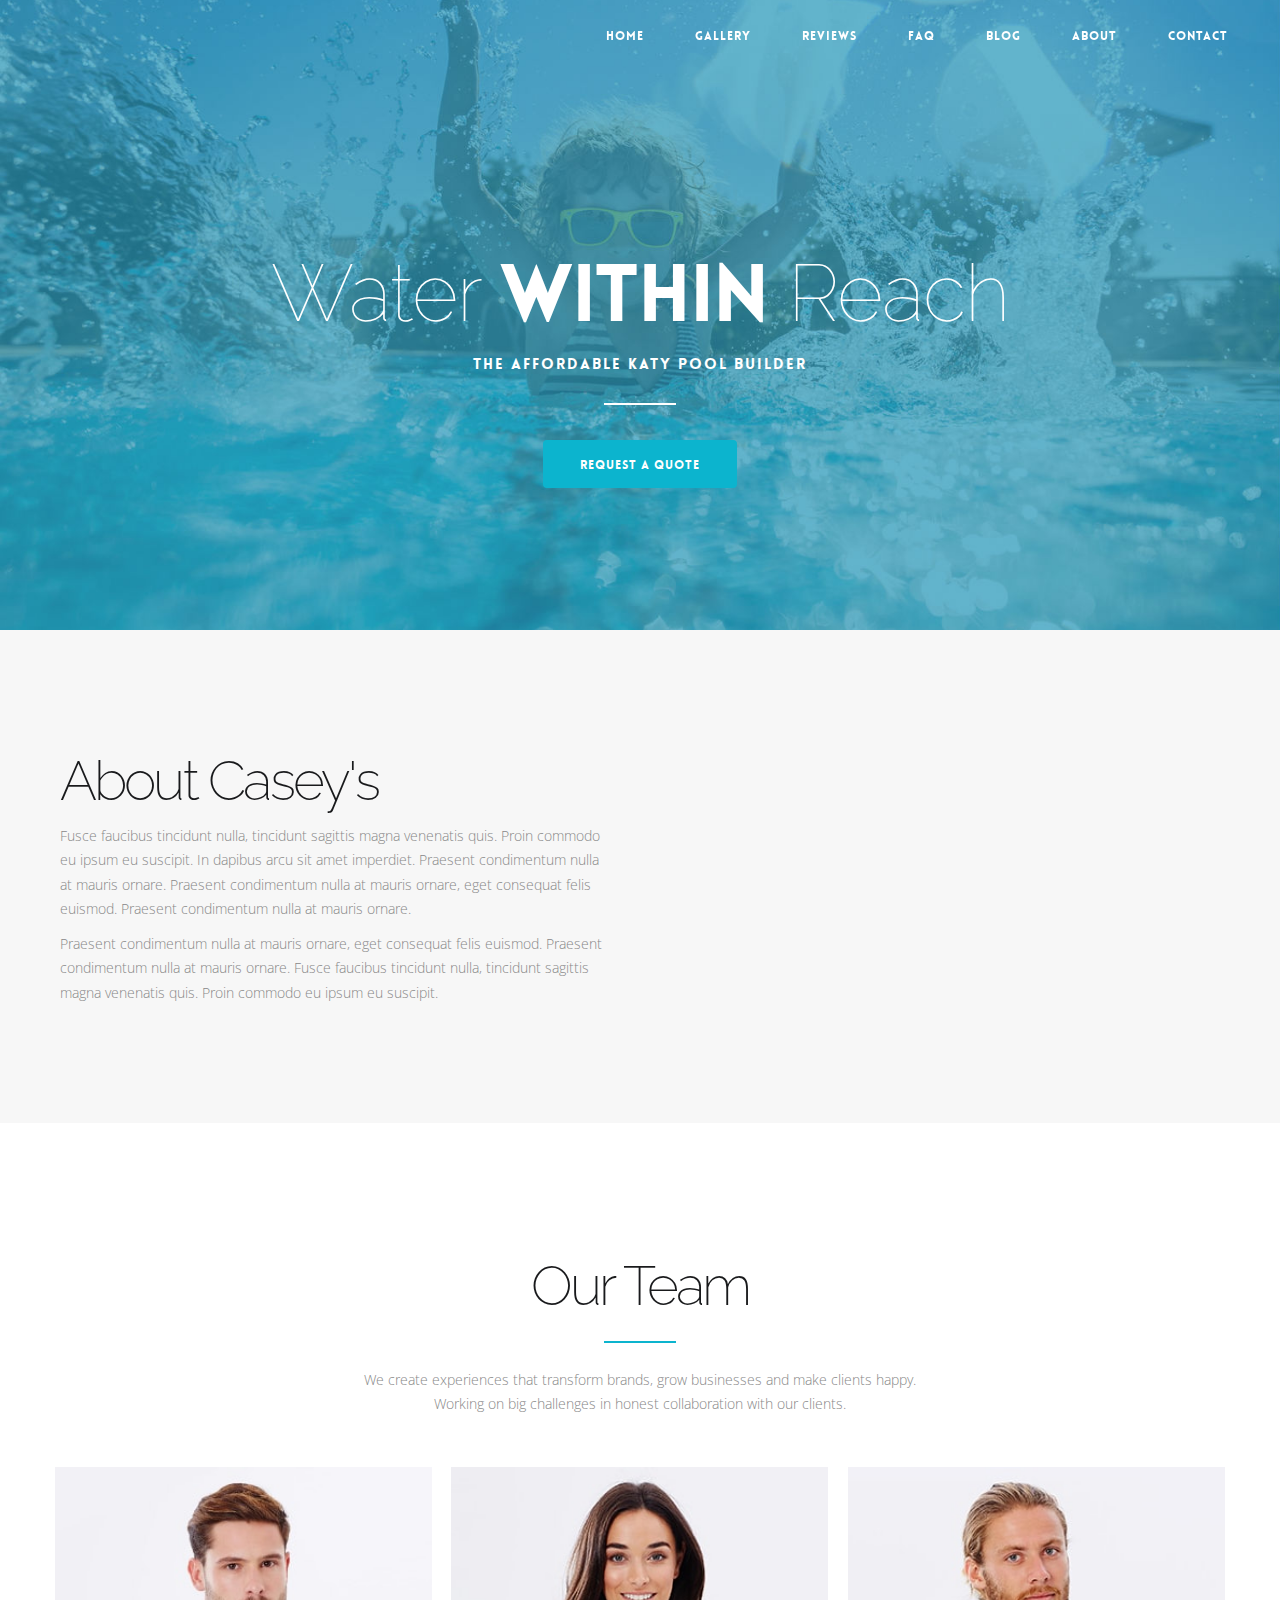
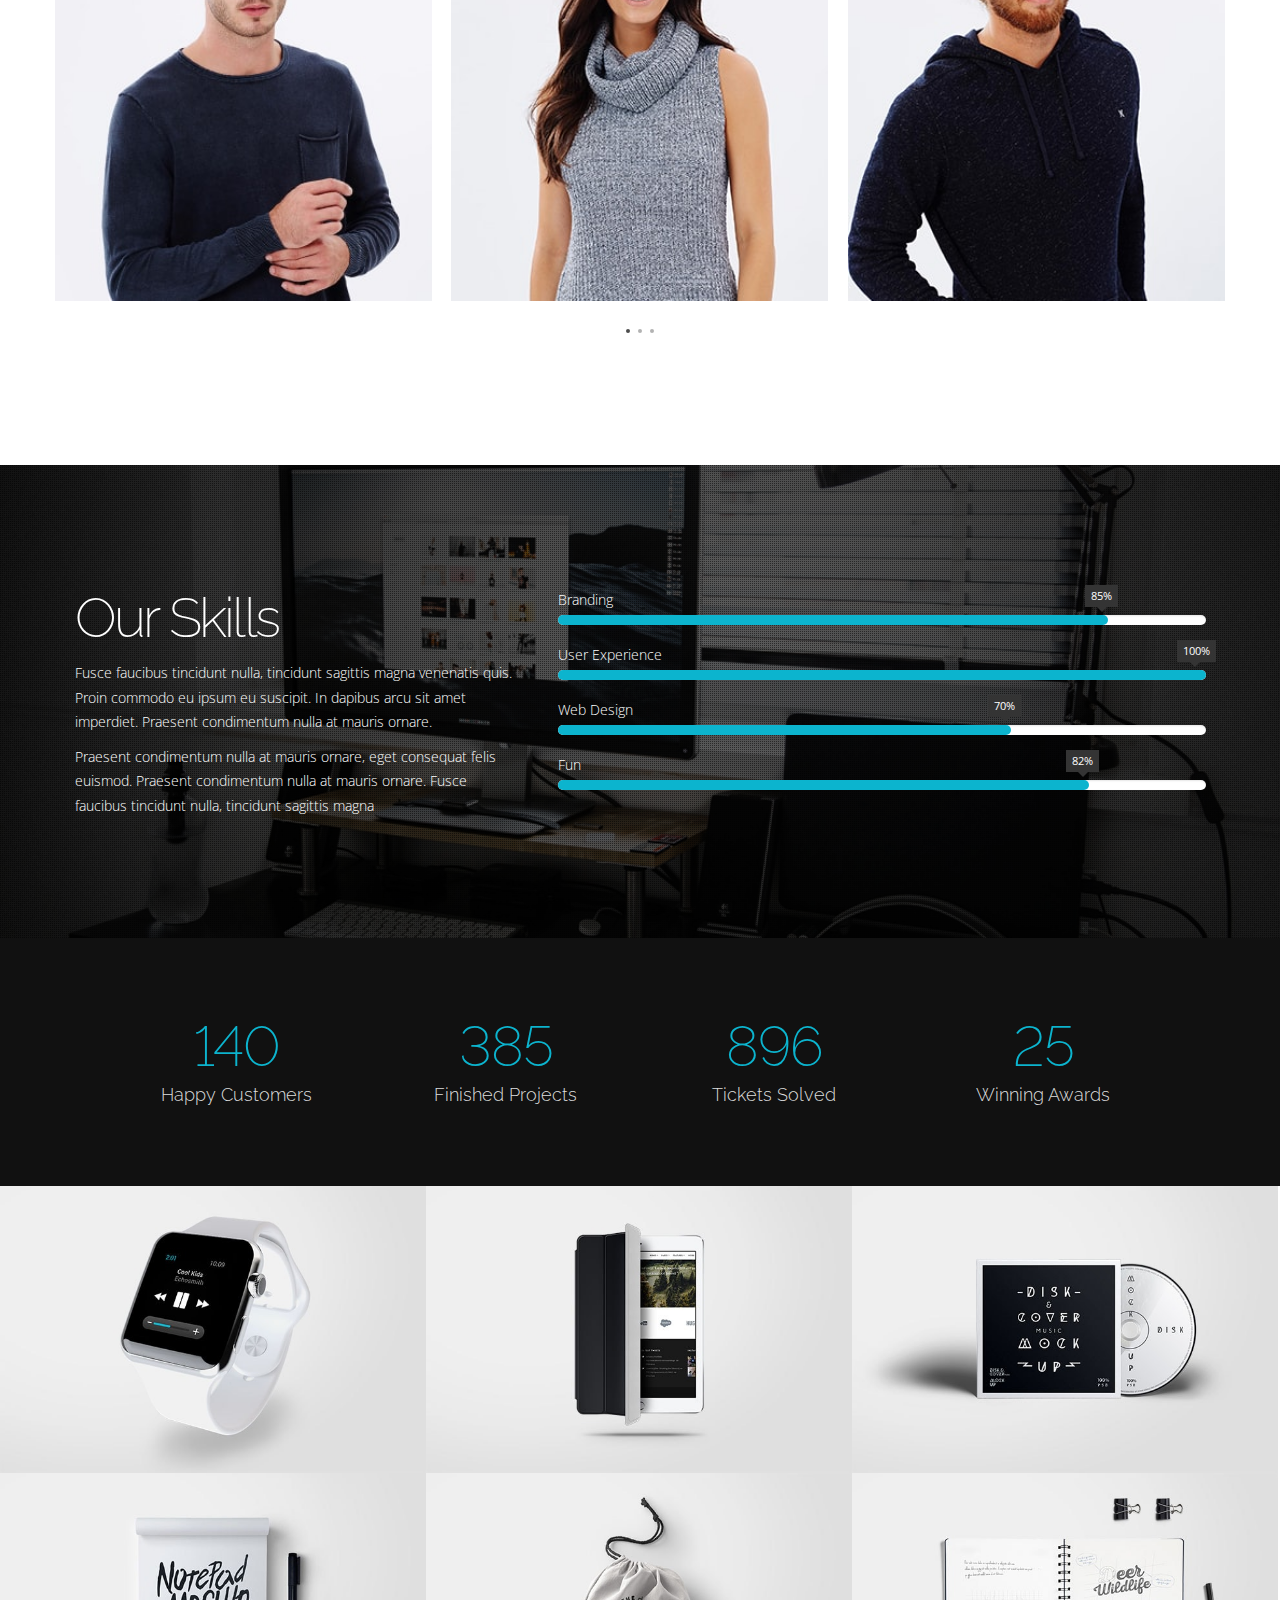
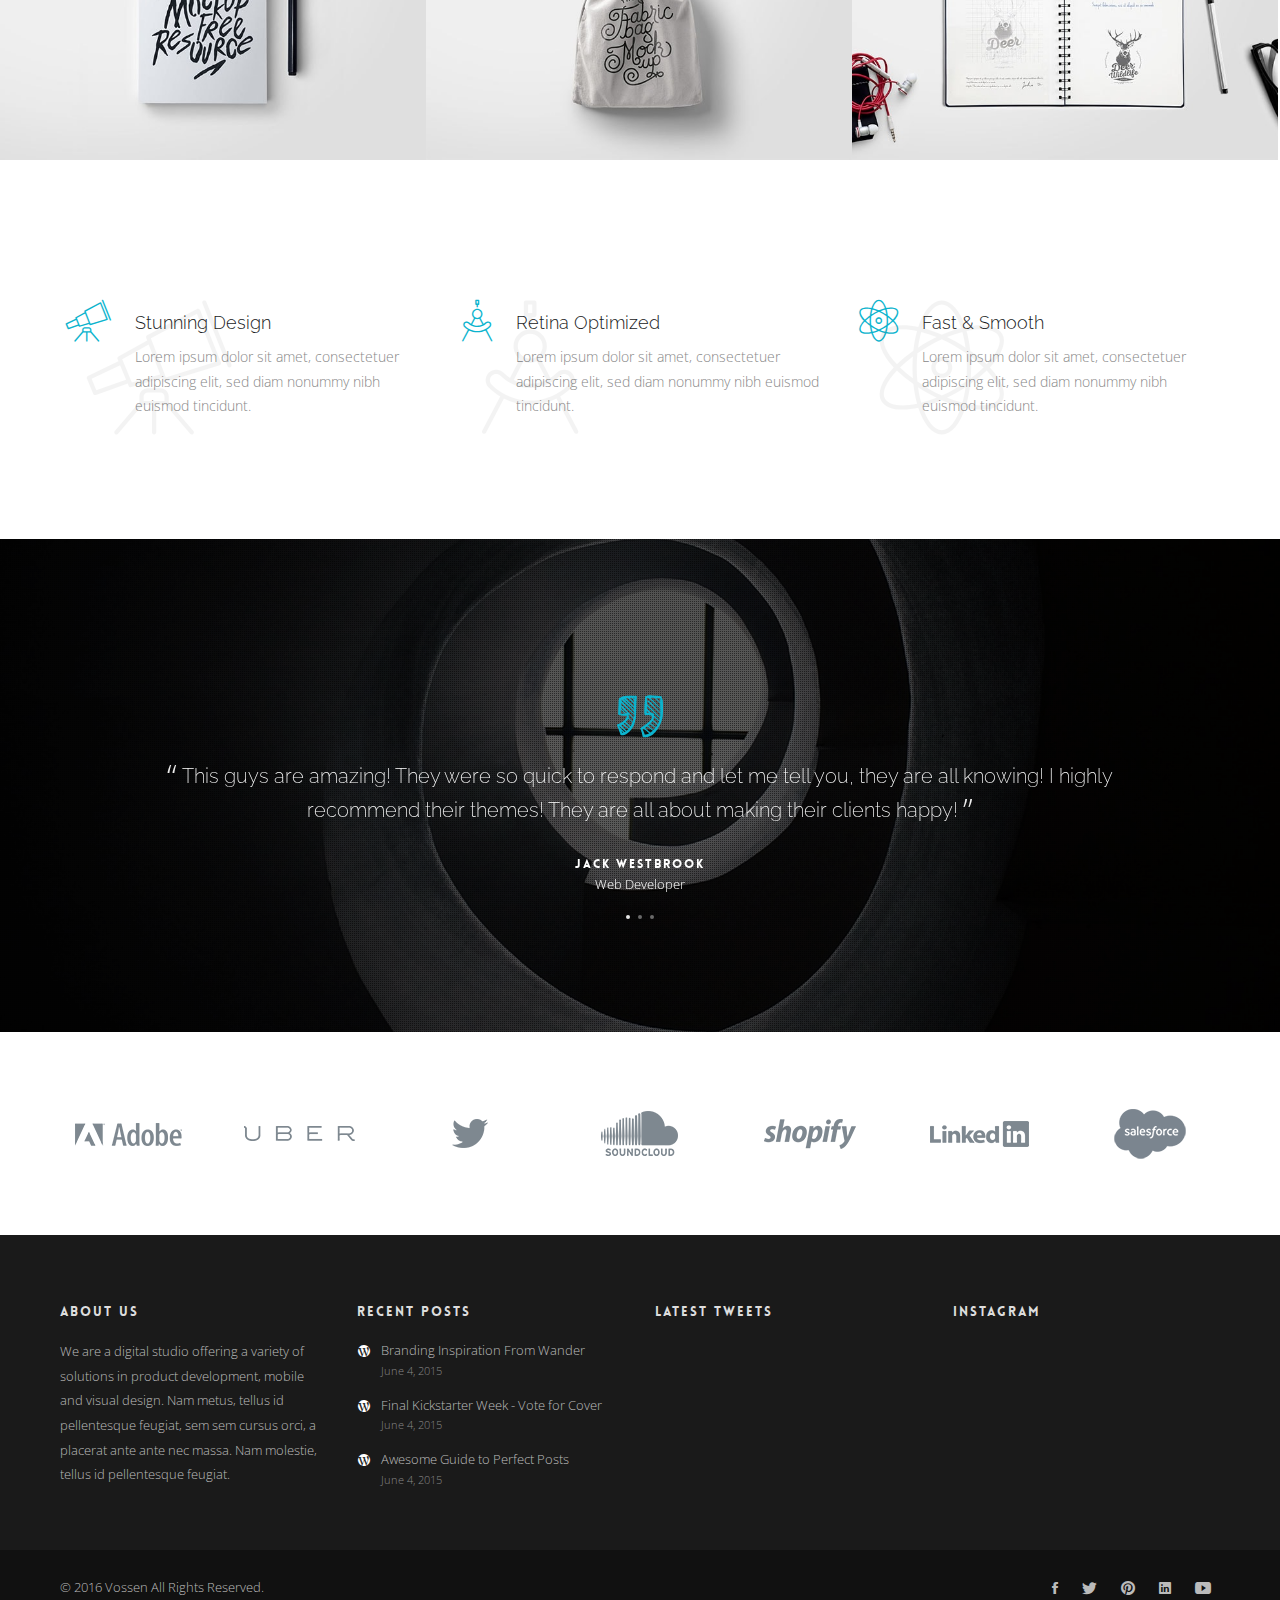
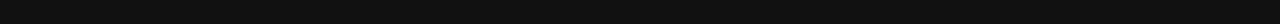
<file: index.html>
<!DOCTYPE html>
<html lang="en">
	<head>
		<meta charset="utf-8">
		<meta http-equiv="X-UA-Compatible" content="IE=edge">
		<meta name="viewport" content="width=device-width, initial-scale=1">
		<title>Wander - Multipurpose HTML Template</title>
		<link href="img/assets/favicon.png" rel="icon" type="image/png">
		<link href="css/plugins.css" rel="stylesheet" type="text/css">
		<link href="css/theme.css" rel="stylesheet" type="text/css">
		<link href="css/ionicons.min.css" rel="stylesheet" type="text/css">
		<link href="css/et-line-icons.css" rel="stylesheet" type="text/css">
		<link href="css/themify-icons.css" rel="stylesheet" type="text/css">
		<link href="fonts/lovelo/stylesheet.css" rel="stylesheet" type="text/css">
		<link href='https://fonts.googleapis.com/css?family=Raleway:100,200,300,400%7COpen+Sans:400,300' rel='stylesheet' type='text/css'>
		<link href="css/custom.css" rel="stylesheet" type="text/css">
		<link href="css/colors/blue.css" id="color-scheme" rel="stylesheet" type="text/css">
        <link href="css/caseys.css" id="color-scheme" rel="stylesheet" type="text/css">  
        
	</head>
	<body>

        <!-- Start Header -->
          <!-- Start Header -->
        <nav class="navbar navbar-default fullwidth transparent white-menu">
            <div class="container">
                
                <div class="navbar-header">
                    <div class="container">
                        <button type="button" class="navbar-toggle collapsed" data-toggle="collapse" data-target="#navbar" aria-expanded="false" aria-controls="navbar">
                            <span class="sr-only">Toggle navigation</span>
                            <span class="icon-bar top-bar"></span>
                            <span class="icon-bar middle-bar"></span>
                            <span class="icon-bar bottom-bar"></span>
                        </button>
                        <template>
                        <a class="navbar-brand" href="#"><img src="https://siraustin-wpengine.netdna-ssl.com/wp-content/uploads/logo-light-v2.png" class="logo-light" alt="#"><img src="https://siraustin-wpengine.netdna-ssl.com/wp-content/uploads/logo-dark-v2.png" class="logo-dark" alt="#"></a>
                        </template>
                    </div>
                </div>

                <div id="navbar" class="navbar-collapse collapse">
                    <div class="container">
                        <ul class="nav navbar-nav menu-right">
                        
                            <li><a href="index.html">Home</a></li> 
                            <li><a href="gallery.html">Gallery</a></li> 
                            <li><a href="reviews.html">Reviews</a></li> 
                            <li><a href="faq.html">FAQ</a></li> 
                            <li><a href="blog.html">Blog</a></li> 
                            <li><a href="about.html">About</a></li> 
                            <li><a href="contact.html">Contact</a></li>                             
                        </ul>
                        
                    </div>
                </div> 
            </div>
        </nav>
        <!-- End Nav -->
 
	              <!-- Page Hero -->
        <section class="hero-fullwidth parallax home-header">  
            <div class="hero-container container">  
                <div class="hero-content text-center">   
                    
                    <div class="col-sm-12 mr-auto text-center pt20">
                        <h1 class="large white mt20" style="    font-size: 80px;">Water <span class="bold">Within</span> Reach</h1> 
                        <h5 class="subheading white mt20 mb30 hidden-xs" style="    font-size: 15px;">The Affordable Katy Pool Builder</h5>
                        <hr class="separator" style="border-color: white;">
                        <a href="#home-portfolio" class="btn btn-lg btn-primary  btn-scroll mt10">Request A Quote</a>  
                    </div> 
                    
                    <div class="home-filters-dark hidden-xs">
                        <div class="portfolio-filters-center cbp-l-filters-button" id="js-filters">
                            
                        </div>
                    </div>
                    
                </div>
            </div>    
        </section>
        <!-- End Page Hero -->  

		

		<!-- About -->
		<section class="bg-grey">
			<div class="container pt40 pb40">
				<div class="vertical-align">

					<div class="col-md-6 text-left pr30 mt40 mb40">
						<h2>About Casey's</h2>
						<p>Fusce faucibus tincidunt nulla, tincidunt sagittis magna venenatis quis. Proin commodo eu ipsum eu suscipit. In dapibus arcu sit amet imperdiet. Praesent condimentum nulla at mauris ornare. Praesent condimentum nulla at mauris ornare, eget consequat felis euismod. Praesent condimentum nulla at mauris ornare.</p>
						<p>Praesent condimentum nulla at mauris ornare, eget consequat felis euismod. Praesent condimentum nulla at mauris ornare. Fusce faucibus tincidunt nulla, tincidunt sagittis magna venenatis quis. Proin commodo eu ipsum eu suscipit.</p>
					</div>

					<div class="col-md-6  mt50 mb50">
						<div class="video-container">
							<iframe width="609" height="343" src="https://www.youtube.com/embed/x5iXX8-pcn8" frameborder="0" allow="accelerometer; autoplay; encrypted-media; gyroscope; picture-in-picture" allowfullscreen></iframe>
						</div>
					</div>

				</div>
			</div>
		</section>
		<!-- End About -->

		<!-- Team -->
		<section class="pt130 pb120">
			<div class="container">
				<div class="row">

					<div class="col-md-12 section-heading">
						<h2>Our Team</h2>
						<hr class="separator">
						<p>We create experiences that transform brands, grow businesses and make clients happy.<br> Working on big challenges in honest collaboration with our clients.</p>
					</div>

					<div class="team-slider owl-carousel dark-pagination">
						<div class="team">
							<div class="team-container">
								<div class="team-image">
									<img src="img/team/1.jpg" class="img-responsive" alt="" />
								</div>
								<div class="team-caption">
									<div>
										<div>
											<h4>John Westbrook</h4>
											<p>Senior Web Developer</p>
											<ul>
												<li class="social-icon"><a href="#"><i class="ion-social-facebook"></i></a></li>
												<li class="social-icon"><a href="#"><i class="ion-social-twitter"></i></a></li>
												<li class="social-icon"><a href="#"><i class="ion-social-youtube"></i></a></li>
											</ul>
										</div>
									</div>
								</div>
							</div>
						</div>
						<div class="team">
							<div class="team-container">
								<div class="team-image">
									<img src="img/team/2.jpg" class="img-responsive" alt="" />
								</div>
								<div class="team-caption">
									<div>
										<div>
											<h4>Kelly Swanson</h4>
											<p>Marketing Manager</p>
											<ul>
												<li class="social-icon"><a href="#"><i class="ion-social-facebook"></i></a></li>
												<li class="social-icon"><a href="#"><i class="ion-social-twitter"></i></a></li>
												<li class="social-icon"><a href="#"><i class="ion-social-youtube"></i></a></li>
												<li class="social-icon"><a href="#"><i class="ion-social-linkedin"></i></a></li>
											</ul>
										</div>
									</div>
								</div>
							</div>
						</div>
						<div class="team">
							<div class="team-container">
								<div class="team-image">
									<img src="img/team/3.jpg" class="img-responsive" alt="" />
								</div>
								<div class="team-caption">
									<div>
										<div>
											<h4>Chris Holland</h4>
											<p>Motion Graphics</p>
											<ul>
												<li class="social-icon"><a href="#"><i class="ion-social-facebook"></i></a></li>
												<li class="social-icon"><a href="#"><i class="ion-social-twitter"></i></a></li>
												<li class="social-icon"><a href="#"><i class="ion-social-youtube"></i></a></li>
												<li class="social-icon"><a href="#"><i class="ion-social-dribbble"></i></a></li>
												<li class="social-icon"><a href="#"><i class="ion-social-linkedin"></i></a></li>
											</ul>
										</div>
									</div>
								</div>
							</div>
						</div>
						<div class="team">
							<div class="team-container">
								<div class="team-image">
									<img src="img/team/4.jpg" class="img-responsive" alt="" />
								</div>
								<div class="team-caption">
									<div>
										<div>
											<h4>Dave Harper</h4>
											<p>Lead Designer</p>
											<ul>
												<li class="social-icon"><a href="#"><i class="ion-social-facebook"></i></a></li>
												<li class="social-icon"><a href="#"><i class="ion-social-twitter"></i></a></li>
												<li class="social-icon"><a href="#"><i class="ion-social-youtube"></i></a></li>
											</ul>
										</div>
									</div>
								</div>
							</div>
						</div>
						<div class="team">
							<div class="team-container">
								<div class="team-image">
									<img src="img/team/5.jpg" class="img-responsive" alt="" />
								</div>
								<div class="team-caption">
									<div>
										<div>
											<h4>Tracey Mathis</h4>
											<p>Graphic Designer</p>
											<ul>
												<li class="social-icon"><a href="#"><i class="ion-social-facebook"></i></a></li>
												<li class="social-icon"><a href="#"><i class="ion-social-twitter"></i></a></li>
												<li class="social-icon"><a href="#"><i class="ion-social-youtube"></i></a></li>
												<li class="social-icon"><a href="#"><i class="ion-social-linkedin"></i></a></li>
											</ul>
										</div>
									</div>
								</div>
							</div>
						</div>
						<div class="team">
							<div class="team-container">
								<div class="team-image">
									<img src="img/team/6.jpg" class="img-responsive" alt="" />
								</div>
								<div class="team-caption">
									<div>
										<div>
											<h4>William Beck</h4>
											<p>Web Developer</p>
											<ul>
												<li class="social-icon"><a href="#"><i class="ion-social-facebook"></i></a></li>
												<li class="social-icon"><a href="#"><i class="ion-social-twitter"></i></a></li>
												<li class="social-icon"><a href="#"><i class="ion-social-youtube"></i></a></li>
												<li class="social-icon"><a href="#"><i class="ion-social-dribbble"></i></a></li>
												<li class="social-icon"><a href="#"><i class="ion-social-linkedin"></i></a></li>
											</ul>
										</div>
									</div>
								</div>
							</div>
						</div>
						<div class="team">
							<div class="team-container">
								<div class="team-image">
									<img src="img/team/7.jpg" class="img-responsive" alt="" />
								</div>
								<div class="team-caption">
									<div>
										<div>
											<h4>Steven Griffin</h4>
											<p>Marketing Manager</p>
											<ul>
												<li class="social-icon"><a href="#"><i class="ion-social-facebook"></i></a></li>
												<li class="social-icon"><a href="#"><i class="ion-social-twitter"></i></a></li>
												<li class="social-icon"><a href="#"><i class="ion-social-youtube"></i></a></li>
												<li class="social-icon"><a href="#"><i class="ion-social-dribbble"></i></a></li>
											</ul>
										</div>
									</div>
								</div>
							</div>
						</div>
					</div>

				</div>
			</div>
		</section>
		<!-- End Team -->

		<!-- Skills -->
		<section class="parallax overlay bg-img-3">
			<div class="container pt70 pb70">
				<div class="row-flex-center">

					<div class="col-md-5 text-left pr30 mt40 mb40 white">
						<h2>Our Skills</h2>
						<p>Fusce faucibus tincidunt nulla, tincidunt sagittis magna venenatis quis. Proin commodo eu ipsum eu suscipit. In dapibus arcu sit amet imperdiet. Praesent condimentum nulla at mauris ornare.</p>
						<p>Praesent condimentum nulla at mauris ornare, eget consequat felis euismod. Praesent condimentum nulla at mauris ornare. Fusce faucibus tincidunt nulla, tincidunt sagittis magna</p>
					</div>

					<div class="col-md-7 mt60 mb40 white">
						<div class="progress-bars-3">
							<p>Branding</p>
							<div class="progress white" data-percent="85%">
								<div class="progress-bar" style="width: 85%;">
									<span class="progress-bar-tooltip">85%</span>
								</div>
							</div>
							<p>User Experience</p>
							<div class="progress white" data-percent="100%">
								<div class="progress-bar progress-bar-primary" style="width: 100%;">
									<span class="progress-bar-tooltip">100%</span>
								</div>
							</div>
							<p>Web Design</p>
							<div class="progress white" data-percent="70%">
								<div class="progress-bar progress-bar-primary" style="width: 70%;">
									<span class="progress-bar-tooltip">70%</span>
								</div>
							</div>
							<p>Fun</p>
							<div class="progress white" data-percent="82%">
								<div class="progress-bar progress-bar-primary" style="width: 82%;">
									<span class="progress-bar-tooltip">82%</span>
								</div>
							</div>
						</div>
					</div>

				</div>
			</div>
		</section>
		<!-- End Skills -->

		<!-- Fun Facts -->
		<section id="fun-facts" class="bg-dark">
			<div class="container-fluid">
				<div class="row">

					<div class="col-sm-3 counter">
						<h1>140</h1>
						<h5>Happy Customers</h5>
					</div>
					<div class="col-sm-3 counter">
						<h1>385</h1>
						<h5>Finished Projects</h5>
					</div>
					<div class="col-sm-3 counter">
						<h1>896</h1>
						<h5>Tickets Solved</h5>
					</div>
					<div class="col-sm-3 counter">
						<h1>25</h1>
						<h5>Winning Awards</h5>
					</div>

				</div>
			</div>
		</section>
		<!-- End Fun Facts -->

		<!-- Portfolio -->
		<section class="p0">
			<div class="container-fluid">
				<div class="row">

					<div class="portfolio-no-gutter-fullwidth cbp" id="js-grid-no-gutter">

						<div class="cbp-item print branding">
							<a href="portfolio-project-carousel.html" class="cbp-caption">
								<div class="cbp-caption-defaultWrap">
									<img src="img/portfolio/grid/1.jpg" alt="#">
								</div>
								<div class="cbp-caption-activeWrap">
									<div class="cbp-l-caption-alignCenter">
										<div class="cbp-l-caption-body">
											<div class="cbp-l-caption-title">Rewind Watch App</div>
											<div class="cbp-l-caption-desc">Branding, Graphic</div>
										</div>
									</div>
								</div>
							</a>
						</div>
						<div class="cbp-item web-design graphic">
							<a href="portfolio-project-carousel.html" class="cbp-caption">
								<div class="cbp-caption-defaultWrap">
									<img src="img/portfolio/grid/2.jpg" alt="#">
								</div>
								<div class="cbp-caption-activeWrap">
									<div class="cbp-l-caption-alignCenter">
										<div class="cbp-l-caption-body">
											<div class="cbp-l-caption-title">Experience Pad UI</div>
											<div class="cbp-l-caption-desc">Web-design, Graphic</div>
										</div>
									</div>
								</div>
							</a>
						</div>
						<div class="cbp-item print branding">
							<a href="portfolio-project-carousel.html" class="cbp-caption">
								<div class="cbp-caption-defaultWrap">
									<img src="img/portfolio/grid/3.jpg" alt="#">
								</div>
								<div class="cbp-caption-activeWrap">
									<div class="cbp-l-caption-alignCenter">
										<div class="cbp-l-caption-body">
											<div class="cbp-l-caption-title">PlayIt Disk Cover</div>
											<div class="cbp-l-caption-desc">Print, Branding</div>
										</div>
									</div>
								</div>
							</a>
						</div>
						<div class="cbp-item print branding">
							<a href="portfolio-project-carousel.html" class="cbp-caption">
								<div class="cbp-caption-defaultWrap">
									<img src="img/portfolio/grid/4.jpg" alt="#">
								</div>
								<div class="cbp-caption-activeWrap">
									<div class="cbp-l-caption-alignCenter">
										<div class="cbp-l-caption-body">
											<div class="cbp-l-caption-title">Sketching Fun</div>
											<div class="cbp-l-caption-desc">Print, Branding</div>
										</div>
									</div>
								</div>
							</a>
						</div>
						<div class="cbp-item print graphic">
							<a href="portfolio-project-carousel.html" class="cbp-caption">
								<div class="cbp-caption-defaultWrap">
									<img src="img/portfolio/grid/5.jpg" alt="#">
								</div>
								<div class="cbp-caption-activeWrap">
									<div class="cbp-l-caption-alignCenter">
										<div class="cbp-l-caption-body">
											<div class="cbp-l-caption-title">Fabric Bag</div>
											<div class="cbp-l-caption-desc">Print, Graphic</div>
										</div>
									</div>
								</div>
							</a>
						</div>
						<div class="cbp-item print branding">
							<a href="portfolio-project-carousel.html" class="cbp-caption">
								<div class="cbp-caption-defaultWrap">
									<img src="img/portfolio/grid/8.jpg" alt="#">
								</div>
								<div class="cbp-caption-activeWrap">
									<div class="cbp-l-caption-alignCenter">
										<div class="cbp-l-caption-body">
											<div class="cbp-l-caption-title">Deer Wildfile</div>
											<div class="cbp-l-caption-desc">Print, Branding</div>
										</div>
									</div>
								</div>
							</a>
						</div>

					</div>

				</div>
			</div>
		</section>
		<!-- End Portfolio -->

		<!-- Features -->
		<section class="pt110 pb80">
			<div class="container">
				<div class="row">

					<div class="col-sm-4 feature-left">
						<i class="icon-telescope size-3x color"></i>
						<i class="icon-telescope back-icon"></i>
						<div class="feature-left-content">
							<h5>Stunning Design</h5>
							<p>Lorem ipsum dolor sit amet, consectetuer adipiscing elit, sed diam nonummy nibh euismod tincidunt.</p>
						</div>
					</div>
					<div class="col-sm-4 feature-left">
						<i class="icon-circle-compass size-3x color"></i>
						<i class="icon-circle-compass back-icon"></i>
						<div class="feature-left-content">
							<h5>Retina Optimized</h5>
							<p>Lorem ipsum dolor sit amet, consectetuer adipiscing elit, sed diam nonummy nibh euismod tincidunt.</p>
						</div>
					</div>
					<div class="col-sm-4 feature-left">
						<i class="icon-genius size-3x color"></i>
						<i class="icon-genius back-icon"></i>
						<div class="feature-left-content">
							<h5>Fast & Smooth</h5>
							<p>Lorem ipsum dolor sit amet, consectetuer adipiscing elit, sed diam nonummy nibh euismod tincidunt.</p>
						</div>
					</div>

				</div>
			</div>
		</section>
		<!-- End Features -->

		<!-- Testimonials -->
		<section class="parallax overlay bg-img-5">
			<div class="container">
				<div class="row">

					<div class="col-md-10 mr-auto">
						<div class="testimonials white owl-carousel">

							<div>
								<i class="vossen-quote color"></i>
								<h4>This guys are amazing! They were so quick to respond and let me tell you, they are all knowing! I highly<br />recommend their themes! They are all about making their clients happy!</h4>
								<h5 class="subheading">Jack Westbrook</h5>
								<p>Web Developer</p>
							</div>

							<div>
								<i class="vossen-quote color"></i>
								<h4>I have purchased tens of templates from ThemeForest and this one is undoubtedly the best I ever tried.<br />Easy to edit, nicely coded. You guys, you did a great job here!</h4>
								<h5 class="subheading">Lindsay Swanson</h5>
								<a href="#">Wunderkind Inc</a>
							</div>

							<div>
								<i class="vossen-quote color"></i>
								<h4>This is one of the best themes that I bought on ThemeForest. It is well documented and well coded but<br />the best of all is the friendly and quick support behind.</h4>
								<h5 class="subheading">Jared Jackson</h5>
								<p>App Developer</p>
							</div>

						</div>
					</div>

				</div>
			</div>
		</section>
		<!-- End Testimonials -->

		<!-- Clients Section -->
		<section class="pt70 pb70">
			<div class="container">
				<div class="row">

					<div id="clients-slider-2" class="owl-carousel">
						<div><img src="img/clients/1.png" class="img-responsive" alt="#"></div>
						<div><img src="img/clients/2.png" class="img-responsive" alt="#"></div>
						<div><img src="img/clients/3.png" class="img-responsive" alt="#"></div>
						<div><img src="img/clients/4.png" class="img-responsive" alt="#"></div>
						<div><img src="img/clients/5.png" class="img-responsive" alt="#"></div>
						<div><img src="img/clients/6.png" class="img-responsive" alt="#"></div>
						<div><img src="img/clients/7.png" class="img-responsive" alt="#"></div>
						<div><img src="img/clients/8.png" class="img-responsive" alt="#"></div>
						<div><img src="img/clients/9.png" class="img-responsive" alt="#"></div>
					</div>

				</div>
			</div>
		</section>
		<!-- End Clients -->

		<!-- Footer One -->
		<footer id="footer-1">

			<div class="footer-columns">
				<div class="container">
					<div class="row">

						<div class="col-md-3">
							<h4 class="subheading">About Us</h4>
							<p>We are a digital studio offering a variety of solutions in product development, mobile and visual design. Nam metus, tellus id pellentesque feugiat, sem sem cursus orci, a placerat ante ante nec massa. Nam molestie, tellus id pellentesque feugiat.</p>
						</div>

						<div class="col-md-3">
							<h4 class="subheading">Recent Posts</h4>
							<ul class="footer-recent-posts">
								<li><a href="blog-post-carousel.html">Branding Inspiration From Wander</a><span class="recent-post-date">June 4, 2015</span></li>
								<li><a href="blog-post-video.html">Final Kickstarter Week - Vote for Cover</a><span class="recent-post-date">June 4, 2015</span></li>
								<li><a href="blog-grid.html">Awesome Guide to Perfect Posts</a><span class="recent-post-date">June 4, 2015</span></li>
							</ul>
						</div>

						<div class="col-md-3">
							<h4 class="subheading">Latest Tweets</h4>
							<div id="twitter-feed" data-twitter-widget-id="455427632419442688"></div>
						</div>

						<div class="col-md-3">
							<h4 class="subheading">Instagram</h4>
							<div id="instagram-feed" data-instagram-username="vossen_inc"><ul></ul></div>
						</div>

					</div>
				</div>
			</div>

			<div class="footer-copyright">
				<div class="container">
					<div class="row">

						<div class="col-md-6 col-sm-12">
							<p>© 2016 <a href="index.html" class="logo">Vossen</a> All Rights Reserved. </p>
						</div>
						<div class="col-md-6 col-sm-12">
							<ul class="social-icons">
								<li><a href="#"><i class="icon ion-social-facebook"></i></a></li>
								<li><a href="#"><i class="icon ion-social-twitter"></i></a></li>
								<li><a href="#"><i class="icon ion-social-pinterest"></i></a></li>
								<li><a href="#"><i class="icon ion-social-linkedin"></i></a></li>
								<li><a href="#"><i class="icon ion-social-youtube"></i></a></li>
							</ul>
						</div>
					</div>
				</div>
			</div>

		</footer>
		<!-- End Footer One -->

		<!-- Start Back To Top -->
		<a id="back-to-top"><i class="icon ion-chevron-up"></i></a>
		<!-- End Back To Top -->

		<!-- Scripts -->
		<script src="js/jquery.min.js"></script>
		<script src="js/plugins.js"></script>
		<script src="js/scripts.js"></script>

	</body>
</html>
</file>
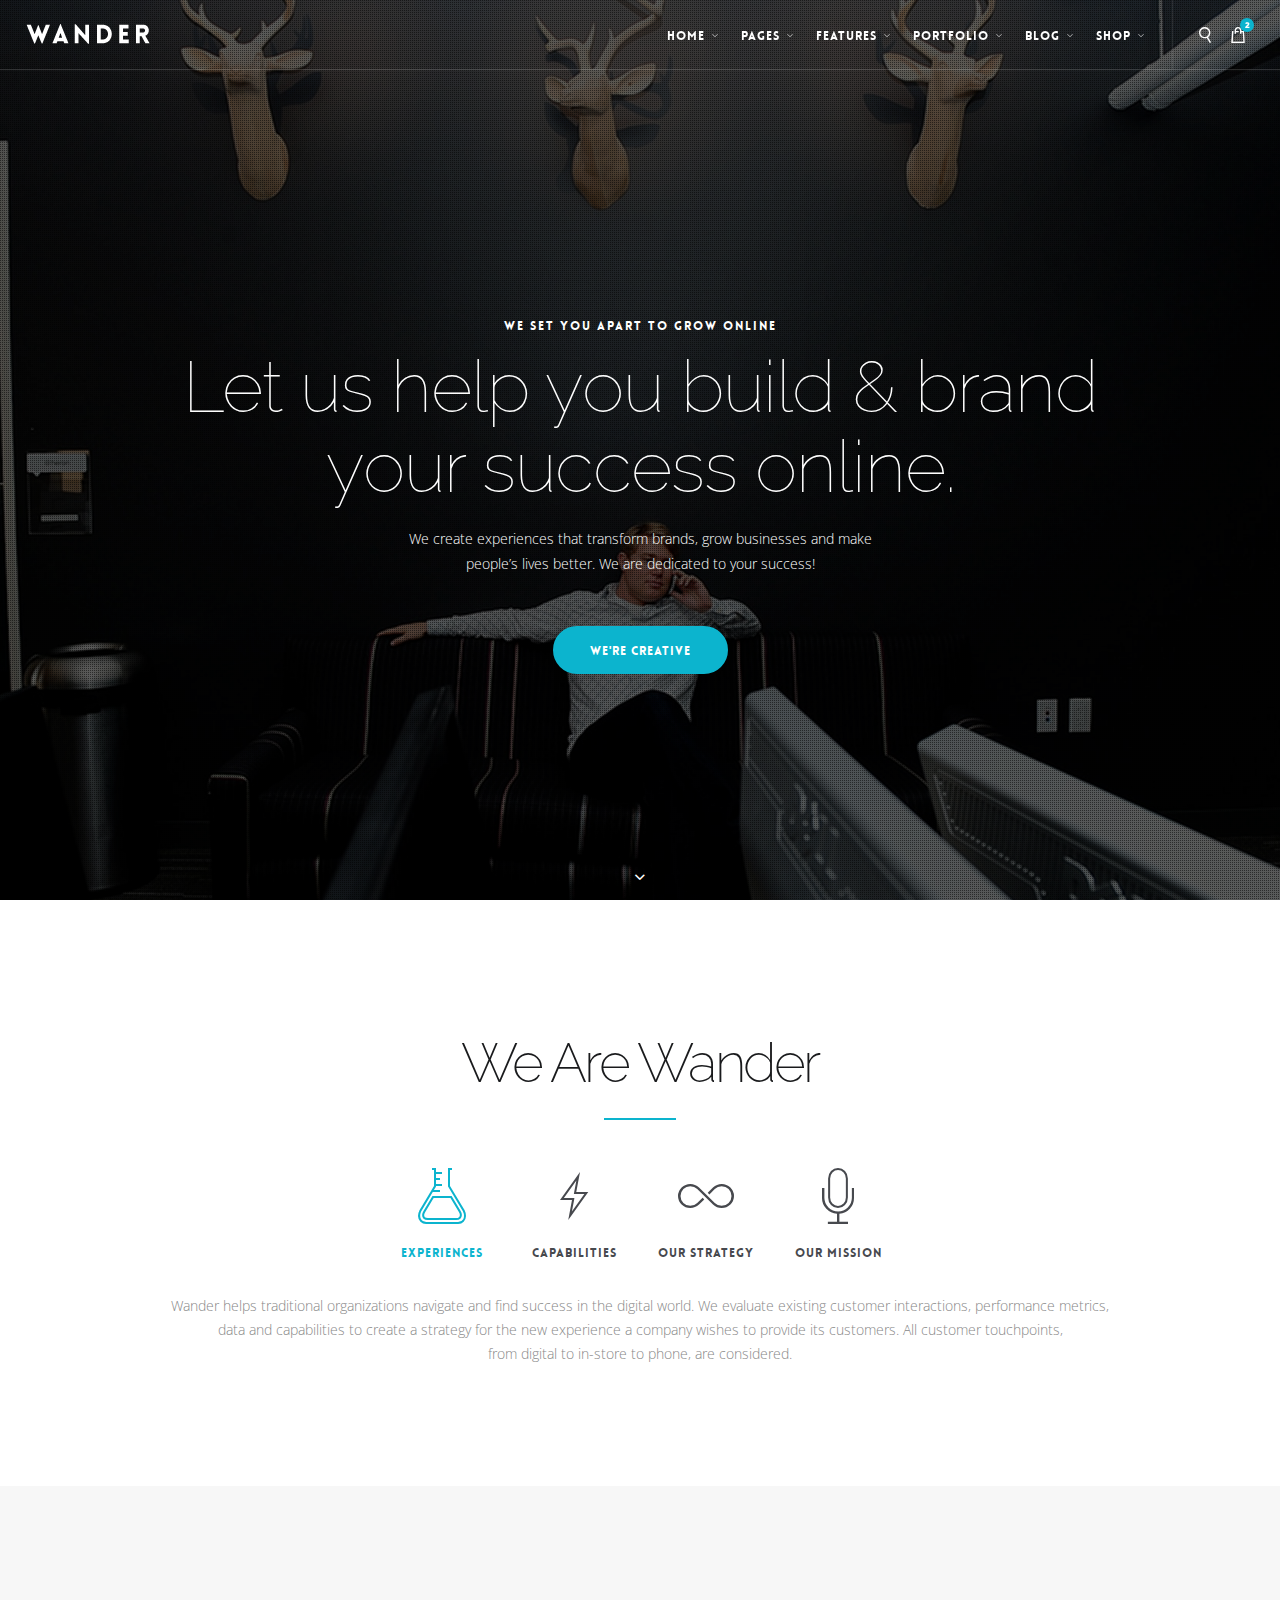
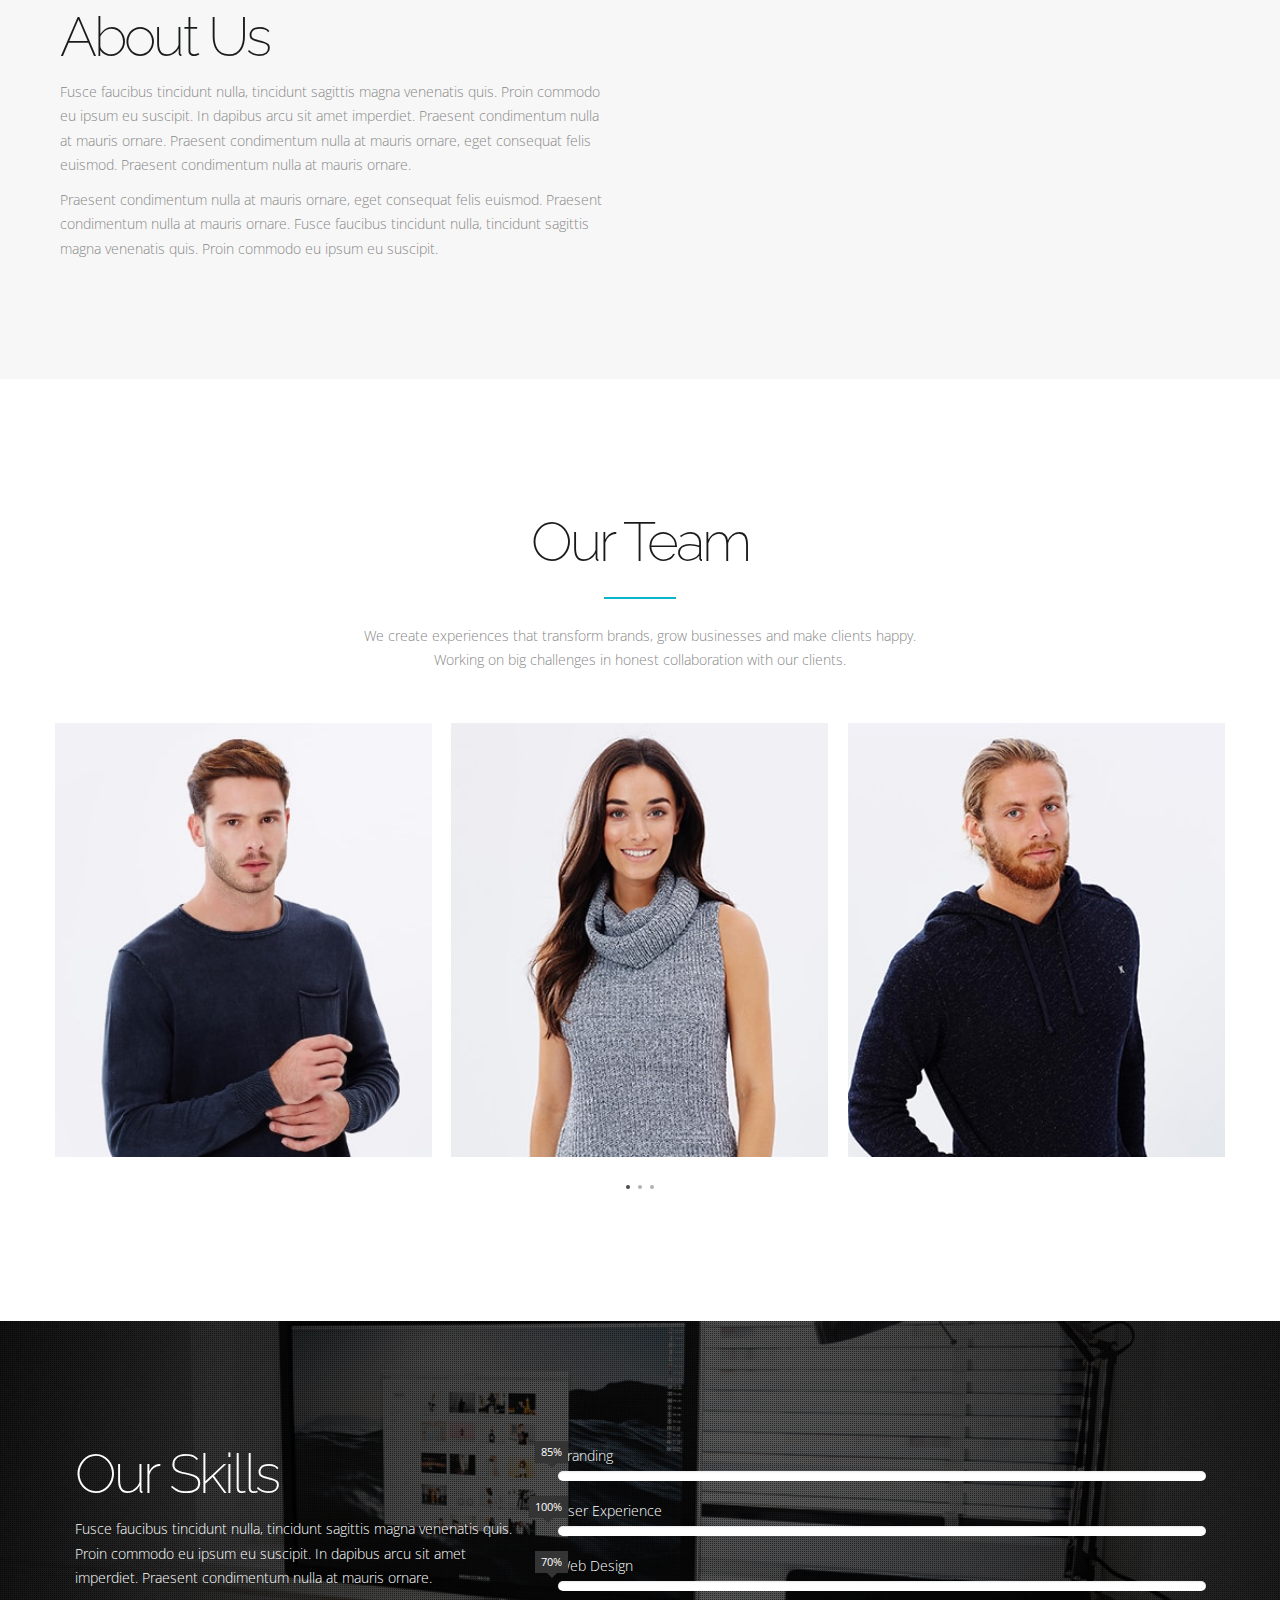
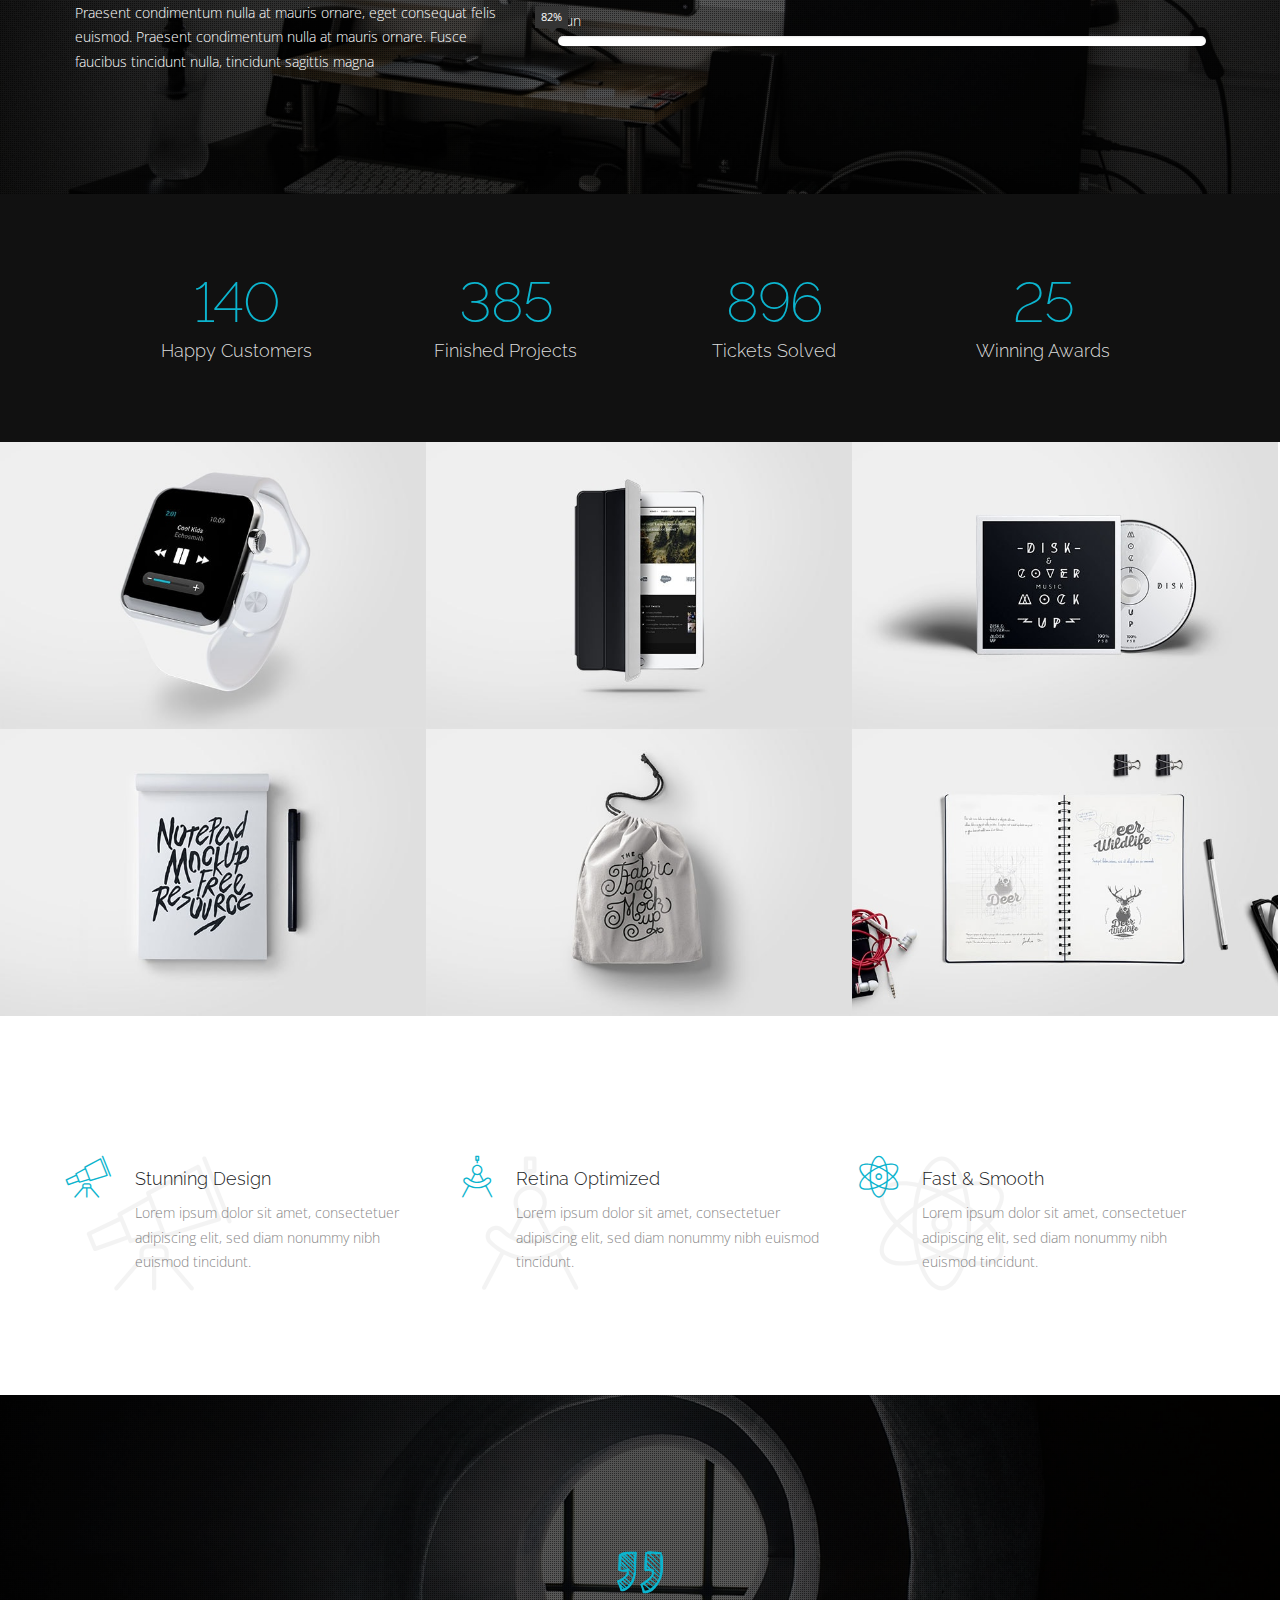
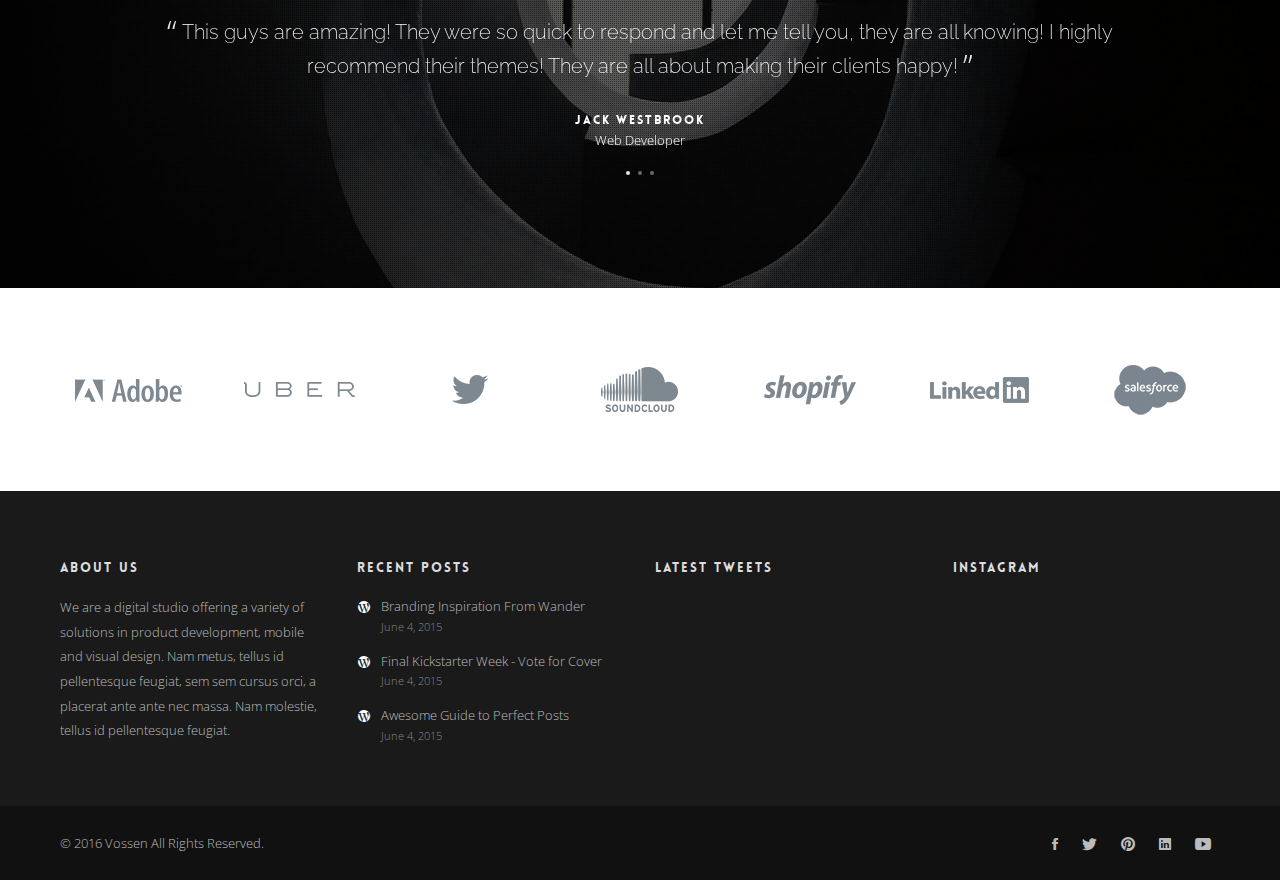
<file: stock/index.html>
<!DOCTYPE html>
<html lang="en">
    <head>  
        <meta charset="utf-8">
        <meta http-equiv="X-UA-Compatible" content="IE=edge">
        <meta name="viewport" content="width=device-width, initial-scale=1">
        <title>Wander - Multipurpose HTML Template</title> 
        <link href="img/assets/favicon.png" rel="icon" type="image/png"> 
        <link href="css/plugins.css" rel="stylesheet" type="text/css">   
        <link href="css/theme.css" rel="stylesheet" type="text/css">   
        <link href="css/ionicons.min.css" rel="stylesheet" type="text/css">
        <link href="css/et-line-icons.css" rel="stylesheet" type="text/css">
        <link href="css/themify-icons.css" rel="stylesheet" type="text/css"> 
        <link href="fonts/lovelo/stylesheet.css" rel="stylesheet" type="text/css">
        <link href='https://fonts.googleapis.com/css?family=Raleway:100,200,300,400%7COpen+Sans:400,300' rel='stylesheet' type='text/css'>
        <link href="css/custom.css" rel="stylesheet" type="text/css"> 
        <link href="css/colors/blue.css" id="color-scheme" rel="stylesheet" type="text/css">
        <script>
          (function(i,s,o,g,r,a,m){i['GoogleAnalyticsObject']=r;i[r]=i[r]||function(){(i[r].q=i[r].q||[]).push(arguments)},i[r].l=1*new Date();a=s.createElement(o),m=s.getElementsByTagName(o)[0];a.async=1;a.src=g;m.parentNode.insertBefore(a,m)})(window,document,'script','https://www.google-analytics.com/analytics.js','ga');ga('create', 'UA-77054149-1', 'auto');ga('send', 'pageview');
        </script>
    </head>
    <body> 
        
        <!-- Start Header -->
        <nav class="navbar navbar-default fullwidth transparent">
            <div class="container">
                
                <div class="navbar-header">
                    <div class="container">
                        <button type="button" class="navbar-toggle collapsed" data-toggle="collapse" data-target="#navbar" aria-expanded="false" aria-controls="navbar">
                            <span class="sr-only">Toggle navigation</span>
                            <span class="icon-bar top-bar"></span>
                            <span class="icon-bar middle-bar"></span>
                            <span class="icon-bar bottom-bar"></span>
                        </button>
                        <a class="navbar-brand" href="#"><img src="img/assets/logo-light.png" class="logo-light" alt="#"><img src="img/assets/logo-dark.png" class="logo-dark" alt="#"></a> 
                    </div>
                </div>

                <div id="navbar" class="navbar-collapse collapse">
                    <div class="container">
                        <ul class="nav navbar-nav menu-right">
                        
                            <li class="dropdown megamenu"><a class="dropdown-toggle">Home<i class="ti-angle-down"></i></a>
                                <ul class="dropdown-menu fullwidth">
                                    <li class="megamenu-content withdesc">
                                        <div class="row">
                                            <div class="col-md-15 mg-col">
                                                <h5>Home Layouts</h5>
                                                <ul>
                                                    <li><a href="index.html">Home Default</a></li>
                                                    <li><a href="home-landing.html">Home Landing</a></li>
                                                    <li><a href="home-event.html">Home Event</a></li>
                                                    <li><a href="home-agency.html">Home Agency</a></li>
                                                </ul>
                                            </div>
                                            <div class="col-md-15 mg-col">
                                                <h5>Home Layouts</h5>
                                                <ul>
                                                    <li><a href="home-shop.html">Home Shop</a></li>
                                                    <li><a href="home-portfolio.html">Home Portfolio</a></li>
                                                    <li><a href="home-blog.html">Home Blog</a></li>
                                                    <li><a href="home-one-page.html">Home One Page</a></li>
                                                </ul>
                                            </div>
                                            <div class="col-md-15 mg-col">
                                                <h5>Hero Layouts</h5>
                                                <ul>
                                                    <li><a href="home-slider-fullscreen.html">Parallax Slider Fullscreen</a></li>
                                                    <li><a href="home-slider-fullwidth.html">Owl Parallax Slider Fullwidth</a></li>
                                                    <li><a href="home-video-fullscreen.html">Youtube Video Fullscreen</a></li>
                                                    <li><a href="home-video-fullwidth.html">Video Fullwidth</a></li>
                                                </ul>
                                            </div>
                                            <div class="col-md-15 mg-col">
                                                <h5>Hero Layouts</h5>
                                                <ul>
                                                    <li><a href="home-content-slider-fullscreen.html">Content Slider Fullscreen</a></li>
                                                    <li><a href="home-content-slider-fullwidth.html">Owl Content Slider Fullwidth</a></li>
                                                    <li><a href="home-parallax-fullwidth.html">Parallax Image Fullwidth</a></li>
                                                    <li><a href="home-coming-soon.html">Home Coming Soon</a></li>
                                                </ul>
                                            </div>
                                            <div class="col-md-15 mg-col">
                                                <a href="http://themeforest.net/user/vossendesign/portfolio" target="_blank" class="nav-btn-img"><img src="img/assets/nav-btn.png" class="img-responsive" alt="#"></a>
                                                <a href="http://themeforest.net/user/vossendesign/portfolio" target="_blank" class="btn btn-nav btn-primary">Purchase Now</a>
                                            </div>
                                        </div>
                                    </li>
                                </ul> 
                            </li> 
                            
                            <li class="dropdown"><a class="dropdown-toggle">Pages<i class="ti-angle-down"></i></a> 
                                <ul class="dropdown-menu">    
                                    <li><a href="pages-about-us.html">About Us</a></li> 
                                    <li><a href="pages-about-us-two.html">About Us Two</a></li>
                                    <li><a href="pages-about-me.html">About Me</a></li> 
                                    <li><a href="pages-services.html">Services</a></li> 
                                    <li><a href="pages-services-two.html">Services Two</a></li>   
                                    <li><a href="pages-404.html">404 Page</a></li>
                                    <li><a href="pages-pricing.html">Price List</a></li>
                                    <li class="dropdown dropdown-submenu"><a href="pages-contact-modern.html" class="dropdown-toggle">Contact<i class="ti-angle-right"></i></a>  
                                        <ul class="dropdown-menu">
                                            <li><a href="pages-contact-modern.html">Contact Modern</a></li>
                                            <li><a href="pages-contact-creative.html">Contact Creative</a></li>
                                            <li><a href="pages-contact-simple.html">Contact Simple</a></li>
                                        </ul>
                                    </li> 
                                </ul> 
                            </li>
                            
                            <li class="dropdown megamenu"><a class="dropdown-toggle">Features<i class="ti-angle-down"></i></a> 
                                <ul class="dropdown-menu fullwidth">
                                    <li class="megamenu-content withdesc">
                                        <div class="row">
                                            <div class="col-md-3 mg-col">  
                                                <h5>Interactive</h5>
                                                <ul class="icon-items">
                                                    <li><a href="features-accordions.html"><i class="ion-navicon-round"></i>Accordions</a></li>
                                                    <li><a href="features-tabs.html"><i class="ion-more"></i>Tabs</a></li>
                                                    <li><a href="features-team.html"><i class="icon ion-android-contact"></i>Team</a></li>
                                                    <li><a href="features-google-maps.html"><i class="ion-map"></i>Google Maps</a></li> 
                                                    <li><a href="features-image-columns.html"><i class="ion-image"></i>Image Columns</a></li>
                                                    <li><a href="features-slider-columns.html"><i class="ion-android-image"></i>Slider Columns</a></li>
                                                </ul>
                                            </div>
                                            <div class="col-md-3 mg-col">  
                                                <h5>Powerful</h5>
                                                <ul class="icon-items">
                                                    <li><a href="features-header-styles.html"><i class="ion-navicon-round"></i>Headers</a></li> 
                                                    <li><a href="features-footer-2.html#footer-2"><i class="ion-paper-airplane"></i>Footer Alt</a></li>
                                                    <li><a href="features-buttons.html"><i class="ion-code-working"></i>Buttons</a></li>
                                                    <li><a href="features-boxes.html"><i class="ion-android-expand"></i>Icon & Text Boxes</a></li>
                                                    <li><a href="features-tooltips-labels.html"><i class="ion-compose"></i>Tooltip & Labels</a></li>
                                                    <li><a href="features-countdowns.html"><i class="ion-compass"></i>Countdowns</a></li>
                                                </ul>
                                            </div>
                                            <div class="col-md-3 mg-col">  
                                                <h5>Elegant</h5>
                                                <ul class="icon-items">
                                                    <li><a href="features-typography.html"><i class="ion-asterisk"></i>Typography</a></li>
                                                    <li><a href="features-icons-et-icons.html"><i class="ion-log-in"></i>Et Icons</a></li>
                                                    <li><a href="features-icons-ion.html"><i class="ion-heart"></i>Ion Icons</a></li>
                                                    <li><a href="features-lists.html"><i class="ion-clipboard"></i>Lists</a></li> 
                                                    <li><a href="features-grid.html"><i class="ion-grid"></i>Grid Columns</a></li>
                                                    <li><a href="features-callouts.html"><i class="ion-android-wifi"></i>Callouts</a></li>
                                                    
                                                </ul>
                                            </div>
                                            <div class="col-md-3 mg-col"> 
                                                <h5>Features</h5>
                                                <ul class="icon-items">
                                                    <li><a href="features-features.html"><i class="ion-android-star"></i>Features</a></li> 
                                                    <li><a href="features-progress-bars.html"><i class="ion-wand"></i>Progress Bars</a></li> 
                                                    <li><a href="features-progress-circles.html"><i class="ion-compass"></i>Progress Circles</a></li> 
                                                    <li><a href="features-alerts.html"><i class="ion-radio-waves"></i>Alerts</a></li>
                                                    <li><a href="features-video-embeds.html"><i class="ion-aperture"></i>Videos Embeds</a></li>
                                                    <li><a href="features-sound-embeds.html"><i class="ion-volume-medium"></i>Audio Embeds</a></li>
                                                </ul>
                                            </div>
                                        </div>
                                    </li>
                                </ul> 
                            </li>
                            
                            <li class="dropdown megamenu"><a class="dropdown-toggle">Portfolio<i class="ti-angle-down"></i></a> 
                                <ul class="dropdown-menu fullwidth">
                                    <li class="megamenu-content withdesc">
                                        <div class="row">
                                            <div class="col-md-3 mg-col">  
                                                <h5>Fullwidth</h5>
                                                <ul class="icon-items">
                                                    <li><a href="portfolio-fullwidth-grid.html">Fullwidth Grid</a></li>
                                                    <li><a href="portfolio-fullwidth-masonry.html">Fullwidth Masonry</a></li>
                                                    <li><a href="portfolio-fullwidth-metro.html">Fullwidth Metro</a></li>
                                                    <li><a href="portfolio-fullwidth-no-gutter.html">Fullwidth No Gutter</a></li>
                                                </ul>
                                            </div>
                                            <div class="col-md-3 mg-col">  
                                                <h5>Boxed</h5>
                                                <ul class="icon-items"> 
                                                    <li><a href="portfolio-boxed-grid.html">Boxed Grid</a></li>
                                                    <li><a href="portfolio-boxed-masonry.html">Boxed Masonry</a></li>
                                                    <li><a href="portfolio-boxed-metro.html">Boxed Metro</a></li>
                                                    <li><a href="portfolio-boxed-no-gutter.html">Boxed No Gutter</a></li>
                                                </ul>
                                            </div>
                                            <div class="col-md-3 mg-col">
                                                <h5>Gallery</h5>
                                                <ul class="icon-items">
                                                    <li><a href="portfolio-gallery-images.html">Gallery Images</a></li>
                                                    <li><a href="portfolio-gallery-video.html">Gallery Video</a></li>
                                                    <li><a href="portfolio-gallery-audio.html">Gallery Audio</a></li>
                                                    <li><a href="portfolio-gallery-carousel.html">Gallery Carousel</a></li>
                                                </ul>
                                            </div>
                                            <div class="col-md-3 mg-col">
                                                <h5>Projects</h5>
                                                <ul class="icon-items">
                                                    <li><a href="portfolio-project-carousel.html">Project Carousel</a></li>
                                                    <li><a href="portfolio-project-gallery.html">Project Gallery</a></li>
                                                    <li><a href="portfolio-project-image.html">Project Image</a></li>
                                                    <li><a href="portfolio-project-video.html">Project Video</a></li>
                                                </ul>
                                            </div>
                                        </div>
                                    </li>
                                </ul> 
                            </li> 
                            
                            <li class="dropdown"><a class="dropdown-toggle">Blog<i class="ti-angle-down"></i></a> 
                                <ul class="dropdown-menu">
                                    <li><a href="blog-standard.html">Blog Standard</a></li>
                                    <li><a href="blog-grid.html">Blog Grid</a></li> 
                                    <li><a href="blog-sidebar.html">Blog Sidebar</a></li> 
                                    <li><a href="blog-masonry.html">Blog Masonry</a></li> 
                                    <li><a href="blog-carousel.html">Blog Carousel</a></li>
                                    <li><a href="blog-post-carousel.html">Post Gallery</a></li> 
                                    <li><a href="blog-post-image.html">Post Image</a></li> 
                                    <li><a href="blog-post-audio.html">Post Audio</a></li> 
                                    <li><a href="blog-post-video.html">Post Video</a></li>    
                                </ul>
                            </li>  
                            
                            <li class="dropdown adjust-pos"><a class="dropdown-toggle">Shop<i class="ti-angle-down"></i></a> 
                                <ul class="dropdown-menu">    
                                    <li><a href="shop-fullwidth.html">Shop Fullwidth</a></li> 
                                    <li><a href="shop-standard.html">Shop Standard</a></li>   
                                    <li><a href="shop-boxed.html">Shop Boxed</a></li>
                                    <li><a href="shop-masonry.html">Shop Masonry</a></li>  
                                    <li><a href="shop-product.html">Single Product</a></li>
                                    <li><a href="shop-cart.html">Shop Cart</a></li>
                                    <li><a href="shop-checkout.html">Shop Checkout</a></li> 
                                </ul>
                            </li>
                            
                            <li class="nav-separator"></li>
                            <li class="nav-icon"><a class="popup-with-zoom-anim search" href="#search-modal"><i class="flaticon-search"></i> <span class="hidden-md">Search</span></a></li>
                            <li id="search-modal" class="zoom-anim-dialog mfp-hide"><form><input type="text" id="search-modal-input" placeholder=" Start typing to search..." autocomplete="off"></form></li>
                            <li class="nav-icon dropdown nav-shop-cart">
                                <a class="dropdown-toggle"><i class="flaticon-shop"></i><span class="label-items-in-cart">2</span><span class="hidden-md">Your Bag</span></a>
                                <ul class="dropdown-menu">    
                                    <li>
                                        <span class="nav-cart-item">
                                            <img src="img/shop/5.jpg" alt="#">
                                            <span class="nav-cart-item-info">
                                                <span>Sparrow Ankle Pants</span>
                                                <span class="bold">$49.95</span>
                                            </span>
                                            <button class="nav-cart-remove"><i class="ion-close"></i></button>
                                        </span>
                                        <span class="nav-cart-item">
                                            <img src="img/shop/3.jpg" alt="#">
                                            <span class="nav-cart-item-info">
                                                <span>Jacquelyn Sleeve Top</span>
                                                <span class="bold">$89.95</span>
                                            </span>
                                            <button class="nav-cart-remove"><i class="ion-close"></i></button>
                                        </span>
                                        <span class="nav-cart-total">
                                            <span class="bold white">Subtotal:<span class="nav-cart-amount">$139.99</span></span>
                                            <a href="shop-cart.html" class="btn btn-xs btn-nav-cart">View Cart</a>
                                            <a href="shop-cart.html" class="btn btn-xs btn-primary btn-nav-checkout">Checkout</a>
                                        </span>
                                  </li>
                                </ul>
                            </li>
                            
                        </ul>
                        
                    </div>
                </div> 
            </div>
        </nav>
        <!-- End Header -->
        
        <!-- Hero -->
        <section class="hero-fullscreen parallax overlay bg-img-1">   
            <div class="hero-container container">  
                <div class="hero-content text-center">   
                    
                    <div class="col-sm-12 mr-auto white text-center pt20">   
                        <p class="subheading">We Set You Apart To Grow Online</p> 
                        <h1 class="large">Let us help you build &amp; brand<br>your success online.</h1>     
                        <p class="mt20 hidden-xs">We create experiences that transform brands, grow businesses and make<br>people’s lives better. We are dedicated to your success!</p>
                        <a href="#features" class="btn btn-lg btn-primary btn-circle btn-scroll mt40">We're Creative</a>  
                    </div> 
                    <a href="#features" class="scroll-btn"><i class="ion-chevron-down"></i></a>
                    
                </div>
            </div>    
        </section>
        <!-- End Hero -->       
             
        <!-- Features -->  
        <section id="features" class="pt130 pb110">
            <div class="container">                      
                <div class="row">    

                    <div class="col-md-8 section-heading pb0">   
                        <h2>We Are Wander</h2>
                        <hr class="separator"> 
                    </div> 

                    <div class="col-md-10 mr-auto text-center">   
                        <div class="icon-tabs-centered">

                            <ul id="iconTabs" class="nav nav-tabs nav-tabs-center">
                                <li class="active"><a href="#tab-i1" data-toggle="tab"><span class="icon-tab ion-ios-flask-outline"></span><span>Experiences</span></a></li>
                                <li class=""><a href="#tab-i2" data-toggle="tab"><span class="icon-tab ion-ios-bolt-outline"></span><span>Capabilities</span></a></li>
                                <li class=""><a href="#tab-i3" data-toggle="tab"><span class="icon-tab ion-ios-infinite-outline"></span><span>Our Strategy</span></a></li>
                                <li class=""><a href="#tab-i4" data-toggle="tab"><span class="icon-tab ion-ios-mic-outline"></span><span>Our Mission</span></a></li>
                            </ul>

                            <div id="myTabContent" class="tab-content">

                                <div class="tab-pane fade active in" id="tab-i1">   
                                    <p>Wander helps traditional organizations navigate and find success in the digital world. We evaluate existing customer interactions, performance metrics, data and capabilities to create a strategy for the new experience a company wishes to provide its customers. All customer touchpoints,<br>from digital to in-store to phone, are considered.</p>
                                </div> 
                                <div class="tab-pane fade" id="tab-i2"> 
                                    <p>We partner with clients to determine where and how to compete by rapidly immersing into an industry or problem space and facilitating a series of workshops to identify opportunities, generate and prioritize ideas, and prototype and test product and service concepts.<br>We determine an optimal mix of revenue models.</p> 
                                </div> 
                                <div class="tab-pane fade" id="tab-i3"> 
                                    <p>Sed scelerisque urna id scelerisque tincidunt. Sed scelerisque laoreet dolor sed aliquam. Duis at eros vehicula, sollicitudin magna elementum, pretium diam. Vivamus bibendum fringilla mauris et rhoncus. Phasellus mattis egestas risus ac tempor. Fusce faucibus tincidunt nulla, scelerisque urna id scelerisque tincidunt sagittis magna venenatis quis.</p>
                                </div> 
                                <div class="tab-pane fade" id="tab-i4"> 
                                    <p>Sed scelerisque urna id scelerisque tincidunt. Sed scelerisque laoreet dolor sed aliquam. Duis at eros vehicula, sollicitudin magna elementum, pretium diam. Vivamus bibendum fringilla mauris et rhoncus. Sed scelerisque urna id scelerisque tincidunt. Phasellus mattis egestas risus ac tempor. Nam dapibus sodales ornare.</p>
                                </div>

                            </div>

                        </div> 
                    </div> 

                </div>
            </div>
        </section>
        <!-- End Features -->    

        <!-- About -->
        <section class="bg-grey"> 
            <div class="container pt40 pb40">   
                <div class="vertical-align">

                    <div class="col-md-6 text-left pr30 mt40 mb40">   
                        <h2>About Us</h2>   
                        <p>Fusce faucibus tincidunt nulla, tincidunt sagittis magna venenatis quis. Proin commodo eu ipsum eu suscipit. In dapibus arcu sit amet imperdiet. Praesent condimentum nulla at mauris ornare. Praesent condimentum nulla at mauris ornare, eget consequat felis euismod. Praesent condimentum nulla at mauris ornare.</p>
                        <p>Praesent condimentum nulla at mauris ornare, eget consequat felis euismod. Praesent condimentum nulla at mauris ornare. Fusce faucibus tincidunt nulla, tincidunt sagittis magna venenatis quis. Proin commodo eu ipsum eu suscipit.</p> 
                    </div>

                    <div class="col-md-6  mt50 mb50">  
                        <div class="video-container">
                            <iframe src="http://player.vimeo.com/video/115919099?title=0&amp;byline=0&amp;portrait=0&amp;color=fff" allowfullscreen></iframe>
                        </div>
                    </div>

                </div>
            </div>
        </section>
        <!-- End About -->

        <!-- Team -->
        <section class="pt130 pb120"> 
            <div class="container">    
                <div class="row">      

                    <div class="col-md-12 section-heading">
                        <h2>Our Team</h2>
                        <hr class="separator">
                        <p>We create experiences that transform brands, grow businesses and make clients happy.<br> Working on big challenges in honest collaboration with our clients.</p> 
                    </div>  
                    
                    <div class="team-slider owl-carousel dark-pagination"> 
                        <div class="team"> 
                            <div class="team-container">
                                <div class="team-image">
                                    <img src="img/team/1.jpg" class="img-responsive" alt="#" />
                                </div> 
                                <div class="team-caption">
                                    <div>
                                        <div>
                                            <h4>John Westbrook</h4>
                                            <p>Senior Web Developer</p>
                                            <ul> 
                                                <li class="social-icon"><a href="#"><i class="ion-social-facebook"></i></a></li>
                                                <li class="social-icon"><a href="#"><i class="ion-social-twitter"></i></a></li>
                                                <li class="social-icon"><a href="#"><i class="ion-social-youtube"></i></a></li> 
                                            </ul> 
                                        </div>
                                    </div>
                                </div>  
                            </div> 
                        </div>          
                        <div class="team">
                            <div class="team-container">
                                <div class="team-image">
                                    <img src="img/team/2.jpg" class="img-responsive" alt="#" />
                                </div> 
                                <div class="team-caption">
                                    <div>
                                        <div>
                                            <h4>Kelly Swanson</h4>
                                            <p>Marketing Manager</p>
                                            <ul> 
                                                <li class="social-icon"><a href="#"><i class="ion-social-facebook"></i></a></li>
                                                <li class="social-icon"><a href="#"><i class="ion-social-twitter"></i></a></li>
                                                <li class="social-icon"><a href="#"><i class="ion-social-youtube"></i></a></li> 
                                                <li class="social-icon"><a href="#"><i class="ion-social-linkedin"></i></a></li>
                                            </ul> 
                                        </div>
                                    </div>
                                </div>  
                            </div>    
                        </div>  
                        <div class="team">
                            <div class="team-container">
                                <div class="team-image">
                                    <img src="img/team/3.jpg" class="img-responsive" alt="#" />
                                </div> 
                                <div class="team-caption">
                                    <div>
                                        <div>
                                            <h4>Chris Holland</h4>
                                            <p>Motion Graphics</p>
                                            <ul> 
                                                <li class="social-icon"><a href="#"><i class="ion-social-facebook"></i></a></li>
                                                <li class="social-icon"><a href="#"><i class="ion-social-twitter"></i></a></li>
                                                <li class="social-icon"><a href="#"><i class="ion-social-youtube"></i></a></li>
                                                <li class="social-icon"><a href="#"><i class="ion-social-dribbble"></i></a></li>
                                                <li class="social-icon"><a href="#"><i class="ion-social-linkedin"></i></a></li>
                                            </ul> 
                                        </div>
                                    </div>
                                </div>  
                            </div>  
                        </div> 
                        <div class="team"> 
                            <div class="team-container">
                                <div class="team-image">
                                    <img src="img/team/4.jpg" class="img-responsive" alt="#" />
                                </div> 
                                <div class="team-caption">
                                    <div>
                                        <div>
                                            <h4>Dave Harper</h4>
                                            <p>Lead Designer</p>
                                            <ul> 
                                                <li class="social-icon"><a href="#"><i class="ion-social-facebook"></i></a></li>
                                                <li class="social-icon"><a href="#"><i class="ion-social-twitter"></i></a></li>
                                                <li class="social-icon"><a href="#"><i class="ion-social-youtube"></i></a></li> 
                                            </ul> 
                                        </div>
                                    </div>
                                </div>  
                            </div> 
                        </div>          
                        <div class="team">
                            <div class="team-container">
                                <div class="team-image">
                                    <img src="img/team/5.jpg" class="img-responsive" alt="#" />
                                </div> 
                                <div class="team-caption">
                                    <div>
                                        <div>
                                            <h4>Tracey Mathis</h4>
                                            <p>Graphic Designer</p>
                                            <ul> 
                                                <li class="social-icon"><a href="#"><i class="ion-social-facebook"></i></a></li>
                                                <li class="social-icon"><a href="#"><i class="ion-social-twitter"></i></a></li>
                                                <li class="social-icon"><a href="#"><i class="ion-social-youtube"></i></a></li> 
                                                <li class="social-icon"><a href="#"><i class="ion-social-linkedin"></i></a></li>
                                            </ul> 
                                        </div>
                                    </div>
                                </div>  
                            </div>    
                        </div> 
                        <div class="team">
                            <div class="team-container">
                                <div class="team-image">
                                    <img src="img/team/6.jpg" class="img-responsive" alt="#" />
                                </div> 
                                <div class="team-caption">
                                    <div>
                                        <div>
                                            <h4>William Beck</h4>
                                            <p>Web Developer</p>
                                            <ul> 
                                                <li class="social-icon"><a href="#"><i class="ion-social-facebook"></i></a></li>
                                                <li class="social-icon"><a href="#"><i class="ion-social-twitter"></i></a></li>
                                                <li class="social-icon"><a href="#"><i class="ion-social-youtube"></i></a></li>
                                                <li class="social-icon"><a href="#"><i class="ion-social-dribbble"></i></a></li>
                                                <li class="social-icon"><a href="#"><i class="ion-social-linkedin"></i></a></li>
                                            </ul> 
                                        </div>
                                    </div>
                                </div>  
                            </div>  
                        </div> 
                        <div class="team">
                            <div class="team-container">
                                <div class="team-image">
                                    <img src="img/team/7.jpg" class="img-responsive" alt="#" />
                                </div> 
                                <div class="team-caption">
                                    <div>
                                        <div>
                                            <h4>Steven Griffin</h4>
                                            <p>Marketing Manager</p>
                                            <ul> 
                                                <li class="social-icon"><a href="#"><i class="ion-social-facebook"></i></a></li>
                                                <li class="social-icon"><a href="#"><i class="ion-social-twitter"></i></a></li>
                                                <li class="social-icon"><a href="#"><i class="ion-social-youtube"></i></a></li>
                                                <li class="social-icon"><a href="#"><i class="ion-social-dribbble"></i></a></li>
                                            </ul> 
                                        </div>
                                    </div>
                                </div>  
                            </div>  
                        </div> 
                    </div>
                        
                </div>  
            </div>
        </section>
        <!-- End Team -->  

        <!-- Skills -->
        <section class="parallax overlay bg-img-3">  
            <div class="container pt70 pb70">   
                <div class="row-flex-center">

                    <div class="col-md-5 text-left pr30 mt40 mb40 white">   
                        <h2>Our Skills</h2>   
                        <p>Fusce faucibus tincidunt nulla, tincidunt sagittis magna venenatis quis. Proin commodo eu ipsum eu suscipit. In dapibus arcu sit amet imperdiet. Praesent condimentum nulla at mauris ornare.</p>
                        <p>Praesent condimentum nulla at mauris ornare, eget consequat felis euismod. Praesent condimentum nulla at mauris ornare. Fusce faucibus tincidunt nulla, tincidunt sagittis magna</p> 
                    </div>

                    <div class="col-md-7 mt60 mb40 white">  
                        <div class="progress-bars-3">
                            <p>Branding</p>
                            <div class="progress white" data-percent="85%">
                                <div class="progress-bar">
                                    <span class="progress-bar-tooltip">85%</span>
                                </div>
                            </div>
                            <p>User Experience</p>
                            <div class="progress white" data-percent="100%">
                                <div class="progress-bar progress-bar-primary">
                                    <span class="progress-bar-tooltip">100%</span>
                                </div>
                            </div>
                            <p>Web Design</p>
                            <div class="progress white" data-percent="70%">
                                <div class="progress-bar progress-bar-primary">
                                    <span class="progress-bar-tooltip">70%</span>
                                </div>
                            </div>
                            <p>Fun</p>
                            <div class="progress white" data-percent="82%">
                                <div class="progress-bar progress-bar-primary">
                                    <span class="progress-bar-tooltip">82%</span>
                                </div>
                            </div>  
                        </div>
                    </div>

                </div>
            </div>
        </section>
        <!-- End Skills -->

        <!-- Fun Facts -->
        <section id="fun-facts" class="bg-dark">
            <div class="container-fluid"> 
                <div class="row">

                    <div class="col-sm-3 counter"> 
                        <h1>140</h1> 
                        <h5>Happy Customers</h5> 
                    </div>
                    <div class="col-sm-3 counter"> 
                        <h1>385</h1> 
                        <h5>Finished Projects</h5> 
                    </div>
                    <div class="col-sm-3 counter"> 
                        <h1>896</h1> 
                        <h5>Tickets Solved</h5> 
                    </div> 
                    <div class="col-sm-3 counter"> 
                        <h1>25</h1> 
                        <h5>Winning Awards</h5> 
                    </div>

                </div> 
            </div>
        </section>
        <!-- End Fun Facts -->  

        <!-- Portfolio -->
        <section class="p0">
            <div class="container-fluid">
                <div class="row">    

                    <div class="portfolio-no-gutter-fullwidth cbp" id="js-grid-no-gutter">

                        <div class="cbp-item print branding">
                            <a href="portfolio-project-carousel.html" class="cbp-caption">
                                <div class="cbp-caption-defaultWrap">
                                    <img src="img/portfolio/grid/1.jpg" alt="#">
                                </div>
                                <div class="cbp-caption-activeWrap">
                                    <div class="cbp-l-caption-alignCenter">
                                        <div class="cbp-l-caption-body">
                                            <div class="cbp-l-caption-title">Rewind Watch App</div>
                                            <div class="cbp-l-caption-desc">Branding, Graphic</div>
                                        </div>
                                    </div>
                                </div>
                            </a>
                        </div>
                        <div class="cbp-item web-design graphic">
                            <a href="portfolio-project-carousel.html" class="cbp-caption">
                                <div class="cbp-caption-defaultWrap">
                                    <img src="img/portfolio/grid/2.jpg" alt="#">
                                </div>
                                <div class="cbp-caption-activeWrap">
                                    <div class="cbp-l-caption-alignCenter">
                                        <div class="cbp-l-caption-body">
                                            <div class="cbp-l-caption-title">Experience Pad UI</div>
                                            <div class="cbp-l-caption-desc">Web-design, Graphic</div>
                                        </div>
                                    </div>
                                </div>
                            </a>
                        </div>
                        <div class="cbp-item print branding">
                            <a href="portfolio-project-carousel.html" class="cbp-caption">
                                <div class="cbp-caption-defaultWrap">
                                    <img src="img/portfolio/grid/3.jpg" alt="#">
                                </div>
                                <div class="cbp-caption-activeWrap">
                                    <div class="cbp-l-caption-alignCenter">
                                        <div class="cbp-l-caption-body">
                                            <div class="cbp-l-caption-title">PlayIt Disk Cover</div>
                                            <div class="cbp-l-caption-desc">Print, Branding</div>
                                        </div>
                                    </div>
                                </div>
                            </a>
                        </div>
                        <div class="cbp-item print branding">
                            <a href="portfolio-project-carousel.html" class="cbp-caption">
                                <div class="cbp-caption-defaultWrap">
                                    <img src="img/portfolio/grid/4.jpg" alt="#">
                                </div>
                                <div class="cbp-caption-activeWrap">
                                    <div class="cbp-l-caption-alignCenter">
                                        <div class="cbp-l-caption-body">
                                            <div class="cbp-l-caption-title">Sketching Fun</div>
                                            <div class="cbp-l-caption-desc">Print, Branding</div>
                                        </div>
                                    </div>
                                </div>
                            </a>
                        </div> 
                        <div class="cbp-item print graphic">
                            <a href="portfolio-project-carousel.html" class="cbp-caption">
                                <div class="cbp-caption-defaultWrap">
                                    <img src="img/portfolio/grid/5.jpg" alt="#">
                                </div>
                                <div class="cbp-caption-activeWrap">
                                    <div class="cbp-l-caption-alignCenter">
                                        <div class="cbp-l-caption-body">
                                            <div class="cbp-l-caption-title">Fabric Bag</div>
                                            <div class="cbp-l-caption-desc">Print, Graphic</div>
                                        </div>
                                    </div>
                                </div>
                            </a>
                        </div> 
                        <div class="cbp-item print branding">
                            <a href="portfolio-project-carousel.html" class="cbp-caption">
                                <div class="cbp-caption-defaultWrap">
                                    <img src="img/portfolio/grid/8.jpg" alt="#">
                                </div>
                                <div class="cbp-caption-activeWrap">
                                    <div class="cbp-l-caption-alignCenter">
                                        <div class="cbp-l-caption-body">
                                            <div class="cbp-l-caption-title">Deer Wildfile</div>
                                            <div class="cbp-l-caption-desc">Print, Branding</div>
                                        </div>
                                    </div>
                                </div>
                            </a>
                        </div>  

                    </div> 

                </div>
            </div>
        </section>            
        <!-- End Portfolio -->   

        <!-- Features -->  
        <section class="pt110 pb80">
            <div class="container">                      
                <div class="row">

                    <div class="col-sm-4 feature-left">
                        <i class="icon-telescope size-3x color"></i>
                        <i class="icon-telescope back-icon"></i> 
                        <div class="feature-left-content">
                            <h5>Stunning Design</h5>
                            <p>Lorem ipsum dolor sit amet, consectetuer adipiscing elit, sed diam nonummy nibh euismod tincidunt.</p>
                        </div> 
                    </div>
                    <div class="col-sm-4 feature-left">
                        <i class="icon-circle-compass size-3x color"></i>
                        <i class="icon-circle-compass back-icon"></i> 
                        <div class="feature-left-content">
                            <h5>Retina Optimized</h5>
                            <p>Lorem ipsum dolor sit amet, consectetuer adipiscing elit, sed diam nonummy nibh euismod tincidunt.</p> 
                        </div> 
                    </div>
                    <div class="col-sm-4 feature-left">
                        <i class="icon-genius size-3x color"></i>
                        <i class="icon-genius back-icon"></i> 
                        <div class="feature-left-content">
                            <h5>Fast & Smooth</h5>
                            <p>Lorem ipsum dolor sit amet, consectetuer adipiscing elit, sed diam nonummy nibh euismod tincidunt.</p> 
                        </div> 
                    </div> 

                </div>
            </div>
        </section>
        <!-- End Features -->     

        <!-- Testimonials -->   
        <section class="parallax overlay bg-img-5"> 
            <div class="container">
                <div class="row"> 

                    <div class="col-md-10 mr-auto">
                        <div class="testimonials white owl-carousel"> 

                            <div> 
                                <i class="vossen-quote color"></i>
                                <h4>This guys are amazing! They were so quick to respond and let me tell you, they are all knowing! I highly<br />recommend their themes! They are all about making their clients happy!</h4>  
                                <h5 class="subheading">Jack Westbrook</h5>
                                <p>Web Developer</p>
                            </div> 

                            <div>
                                <i class="vossen-quote color"></i>
                                <h4>I have purchased tens of templates from ThemeForest and this one is undoubtedly the best I ever tried.<br />Easy to edit, nicely coded. You guys, you did a great job here!</h4>  
                                <h5 class="subheading">Lindsay Swanson</h5>
                                <a href="#">Wunderkind Inc</a>
                            </div> 

                            <div>
                                <i class="vossen-quote color"></i>
                                <h4>This is one of the best themes that I bought on ThemeForest. It is well documented and well coded but<br />the best of all is the friendly and quick support behind.</h4>  
                                <h5 class="subheading">Jared Jackson</h5>
                                <p>App Developer</p>
                            </div> 

                        </div>
                    </div> 

                </div>
            </div>
        </section>
        <!-- End Testimonials -->

        <!-- Clients Section -->
        <section class="pt70 pb70">
            <div class="container"> 
                <div class="row">	 

                    <div id="clients-slider-2" class="owl-carousel">
                        <div><img src="img/clients/1.png" class="img-responsive" alt="#"></div>  
                        <div><img src="img/clients/2.png" class="img-responsive" alt="#"></div> 
                        <div><img src="img/clients/3.png" class="img-responsive" alt="#"></div> 
                        <div><img src="img/clients/4.png" class="img-responsive" alt="#"></div> 
                        <div><img src="img/clients/5.png" class="img-responsive" alt="#"></div> 
                        <div><img src="img/clients/6.png" class="img-responsive" alt="#"></div> 
                        <div><img src="img/clients/7.png" class="img-responsive" alt="#"></div> 
                        <div><img src="img/clients/8.png" class="img-responsive" alt="#"></div> 
                        <div><img src="img/clients/9.png" class="img-responsive" alt="#"></div> 
                    </div>

                </div>
            </div>
        </section>
        <!-- End Clients -->    

        <!-- Footer One -->
        <footer id="footer-1">

            <div class="footer-columns">
                <div class="container">
                    <div class="row">

                        <div class="col-md-3">
                            <h4 class="subheading">About Us</h4>
                            <p>We are a digital studio offering a variety of solutions in product development, mobile and visual design. Nam metus, tellus id pellentesque feugiat, sem sem cursus orci, a placerat ante ante nec massa. Nam molestie, tellus id pellentesque feugiat.</p> 
                        </div>

                        <div class="col-md-3">
                            <h4 class="subheading">Recent Posts</h4>
                            <ul class="footer-recent-posts">
                                <li><a href="blog-post-carousel.html">Branding Inspiration From Wander</a><span class="recent-post-date">June 4, 2015</span></li>
                                <li><a href="blog-post-video.html">Final Kickstarter Week - Vote for Cover</a><span class="recent-post-date">June 4, 2015</span></li>
                                <li><a href="blog-grid.html">Awesome Guide to Perfect Posts</a><span class="recent-post-date">June 4, 2015</span></li>
                            </ul>
                        </div>

                        <div class="col-md-3">
                            <h4 class="subheading">Latest Tweets</h4>  
                            <div id="twitter-feed" data-twitter-widget-id="455427632419442688"></div> 
                        </div>

                        <div class="col-md-3">
                            <h4 class="subheading">Instagram</h4>
                            <div id="instagram-feed" data-instagram-username="vossen_inc"><ul></ul></div>
                        </div>

                    </div>
                </div>  
            </div>

            <div class="footer-copyright">
                <div class="container">
                    <div class="row">

                        <div class="col-md-6 col-sm-12">
                            <p>© 2016 <a href="index.html" class="logo">Vossen</a> All Rights Reserved. </p>
                        </div>
                        <div class="col-md-6 col-sm-12">
                            <ul class="social-icons">
                                <li><a href="#"><i class="icon ion-social-facebook"></i></a></li>
                                <li><a href="#"><i class="icon ion-social-twitter"></i></a></li> 	 
                                <li><a href="#"><i class="icon ion-social-pinterest"></i></a></li>  
                                <li><a href="#"><i class="icon ion-social-linkedin"></i></a></li>   
                                <li><a href="#"><i class="icon ion-social-youtube"></i></a></li>
                            </ul>
                        </div>
                    </div>
                </div>
            </div>

        </footer>
        <!-- End Footer One -->

        <!-- Start Back To Top -->
        <a id="back-to-top"><i class="icon ion-chevron-up"></i></a>
        <!-- End Back To Top --> 
        
        <!-- Scripts -->
        <script src="js/jquery.min.js"></script>
        <script src="js/plugins.js"></script>
        <script src="js/scripts.js"></script>

    </body>
</html>
</file>
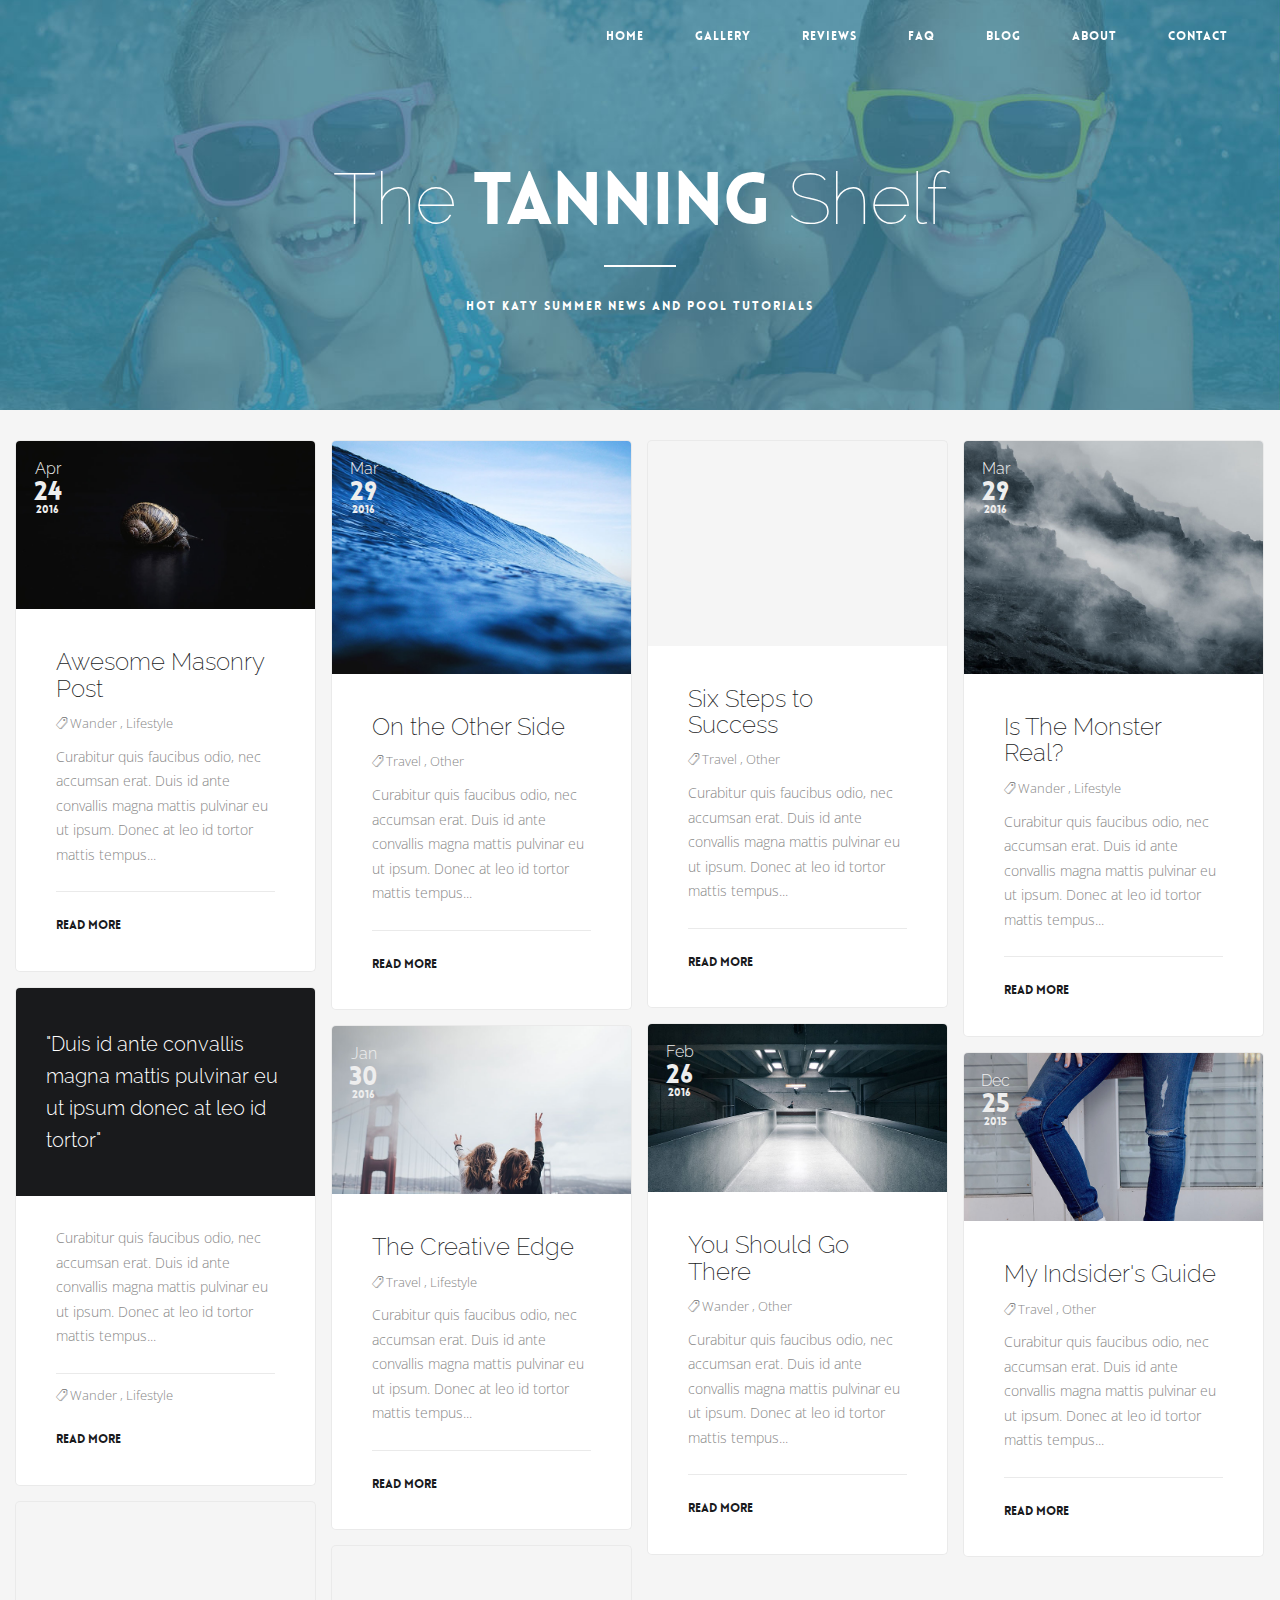
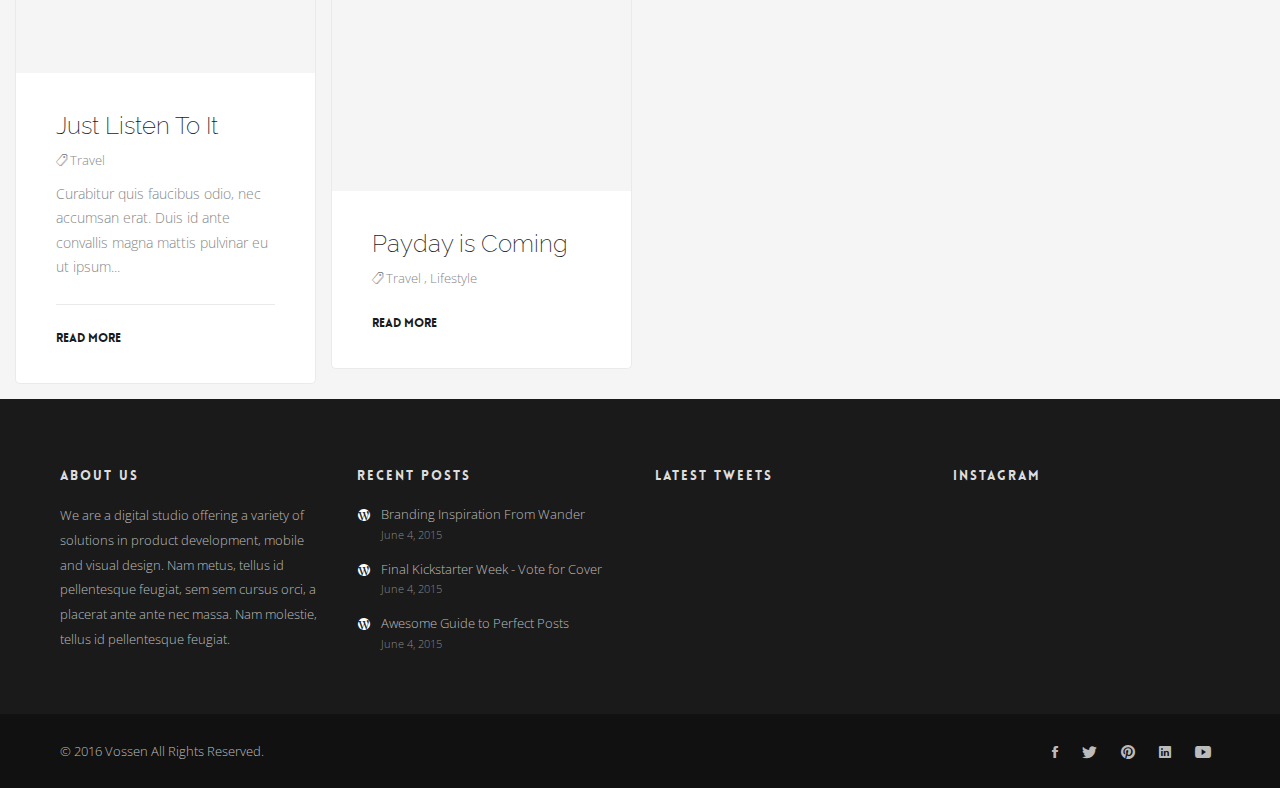
<file: blog.html>
<!DOCTYPE html>
<html lang="en">
	<head>
		<meta charset="utf-8">
		<meta http-equiv="X-UA-Compatible" content="IE=edge">
		<meta name="viewport" content="width=device-width, initial-scale=1">
		<title>Wander - Multipurpose HTML Template</title>
		<link href="img/assets/favicon.png" rel="icon" type="image/png">
		<link href="css/plugins.css" rel="stylesheet" type="text/css">
		<link href="css/theme.css" rel="stylesheet" type="text/css">
		<link href="css/ionicons.min.css" rel="stylesheet" type="text/css">
		<link href="css/et-line-icons.css" rel="stylesheet" type="text/css">
		<link href="css/themify-icons.css" rel="stylesheet" type="text/css">
		<link href="fonts/lovelo/stylesheet.css" rel="stylesheet" type="text/css">
		<link href='https://fonts.googleapis.com/css?family=Raleway:100,200,300,400%7COpen+Sans:400,300' rel='stylesheet' type='text/css'>
		<link href="css/custom.css" rel="stylesheet" type="text/css">
		<link href="css/colors/blue.css" id="color-scheme" rel="stylesheet" type="text/css">
        <link href="css/caseys.css" id="color-scheme" rel="stylesheet" type="text/css">  
        
	</head>
	<body>


          <!-- Start Header -->
        <nav class="navbar navbar-default fullwidth transparent white-menu">
            <div class="container">
                
                <div class="navbar-header">
                    <div class="container">
                        <button type="button" class="navbar-toggle collapsed" data-toggle="collapse" data-target="#navbar" aria-expanded="false" aria-controls="navbar">
                            <span class="sr-only">Toggle navigation</span>
                            <span class="icon-bar top-bar"></span>
                            <span class="icon-bar middle-bar"></span>
                            <span class="icon-bar bottom-bar"></span>
                        </button>
                        <template>
                        <a class="navbar-brand" href="#"><img src="https://siraustin-wpengine.netdna-ssl.com/wp-content/uploads/logo-light-v2.png" class="logo-light" alt="#"><img src="https://siraustin-wpengine.netdna-ssl.com/wp-content/uploads/logo-dark-v2.png" class="logo-dark" alt="#"></a>
                        </template>
                    </div>
                </div>

                <div id="navbar" class="navbar-collapse collapse">
                    <div class="container">
                        <ul class="nav navbar-nav menu-right">
                        
                            <li><a href="index.html">Home</a></li> 
                            <li><a href="gallery.html">Gallery</a></li> 
                            <li><a href="reviews.html">Reviews</a></li> 
                            <li><a href="faq.html">FAQ</a></li> 
                            <li><a href="blog.html">Blog</a></li> 
                            <li><a href="about.html">About</a></li> 
                            <li><a href="contact.html">Contact</a></li>                             
                        </ul>
                        
                    </div>
                </div> 
            </div>
        </nav>
        <!-- End Nav -->
  
        <!-- Page Hero -->
        <section class="page-title parallax blog-header">  
            <div class="page-title-content"> 
                <div class="container">   
                    <div class="col-sm-12 text-center">
                        <h1 class="white">The <span class="bold">Tanning</span> Shelf</h1>
                        <hr class="separator" style="border-color: white;">
                        <h5 class="subheading white">HOT KATY SUMMER NEWS AND POOL TUTORIALS</h5> 
                    </div> 
                </div>
            </div>    
        </section>
        <!-- End Page Hero -->    
            
        <!-- Portfolio -->
                    <!-- Portfolio -->
            <section class="blog" style="padding-top: 30px;">
                <div class="container-fluid">
                    <div class="row">    
                        
                        
                        <div class="blog-grid blog-columns cbp" id="blog-grid">
        
                            <div class="cbp-item wander lifestyle">
                                <div class="post-date">
                                    <h4 class="month">Apr</h4>
                                    <h3 class="day">24</h3>
                                    <span class="year">2016</span>
                                </div>
                                <a href="blog-post-carousel.html" class="cbp-caption">
                                    <div class="cbp-caption-defaultWrap">
                                        <img src="img/blog/1.jpg">
                                    </div>
                                    <div class="cbp-caption-activeWrap">
                                        <div class="cbp-l-caption-alignCenter">
                                            <div class="cbp-l-caption-body"> 
                                                <div class="cbp-l-caption-desc"><i class="ion-android-more-horizontal"></i></div>
                                            </div>
                                        </div>
                                    </div>
                                </a>
                                <div class="blog-thumb-desc"> 
                                    <a class="link-to-post" href="blog-post-carousel.html"><h4>Awesome Masonry Post</h4></a>
                                    <p class="blog-post-categories">
                                        <span><i class="ion-ios-pricetags-outline"></i></span>
                                        <a href="#">Wander</a>  
                                        <span>,</span>
                                        <a href="#">Lifestyle</a> 
                                    </p>
                                    <p class="excerpt">Curabitur quis faucibus odio, nec accumsan erat. Duis id ante convallis magna mattis pulvinar eu ut ipsum. Donec at leo id tortor mattis tempus...</p>
                                    <a class="read-more-link btn-appear" href="blog-post-carousel.html"><span>Read More <i class="ion-android-arrow-forward"></i></span></a>  
                                </div>
                            </div>
                            
                            <div class="cbp-item travel other">
                                <div class="post-date">
                                    <h4 class="month">Mar</h4>
                                    <h3 class="day">29</h3>
                                    <span class="year">2016</span>
                                </div>
                                <a href="blog-post-video.html" class="cbp-caption">
                                    <div class="cbp-caption-defaultWrap">
                                        <img src="img/blog/11.jpg">
                                    </div>
                                    <div class="cbp-caption-activeWrap">
                                        <div class="cbp-l-caption-alignCenter">
                                            <div class="cbp-l-caption-body"> 
                                                <div class="cbp-l-caption-desc"><i class="ion-ios-play"></i></div>
                                            </div>
                                        </div>
                                    </div>
                                </a>
                                <div class="blog-thumb-desc"> 
                                    <a class="link-to-post" href="blog-post-carousel.html"><h4>On the Other Side</h4></a>
                                    <p class="blog-post-categories">
                                        <span><i class="ion-ios-pricetags-outline"></i></span>
                                        <a href="#">Travel</a>  
                                        <span>,</span>
                                        <a href="#">Other</a> 
                                    </p>
                                    <p class="excerpt">Curabitur quis faucibus odio, nec accumsan erat. Duis id ante convallis magna mattis pulvinar eu ut ipsum. Donec at leo id tortor mattis tempus...</p>
                                    <a class="read-more-link btn-appear" href="blog-post-carousel.html"><span>Read More <i class="ion-android-arrow-forward"></i></span></a>  
                                </div>
                            </div>
                            
                            <div class="cbp-item travel other"> 
                                <div class="cbp-caption">
                                    <iframe width="100%" height="200" scrolling="no" frameborder="no" src="https://w.soundcloud.com/player/?url=https%3A//api.soundcloud.com/tracks/208093589&amp;auto_play=false&amp;hide_related=false&amp;show_comments=true&amp;show_user=true&amp;show_reposts=false&amp;visual=true"></iframe> 
                                </div>
                                <div class="blog-thumb-desc"> 
                                    <a class="link-to-post" href="blog-post-carousel.html"><h4>Six Steps to Success</h4></a>
                                    <p class="blog-post-categories">
                                        <span><i class="ion-ios-pricetags-outline"></i></span>
                                        <a href="#">Travel</a>  
                                        <span>,</span>
                                        <a href="#">Other</a> 
                                    </p>
                                    <p class="excerpt">Curabitur quis faucibus odio, nec accumsan erat. Duis id ante convallis magna mattis pulvinar eu ut ipsum. Donec at leo id tortor mattis tempus...</p>
                                    <a class="read-more-link btn-appear" href="blog-post-carousel.html"><span>Read More <i class="ion-android-arrow-forward"></i></span></a>  
                                </div>
                            </div> 
                            
                            <div class="cbp-item wander lifestyle">
                                <div class="post-date">
                                    <h4 class="month">Mar</h4>
                                    <h3 class="day">29</h3>
                                    <span class="year">2016</span>
                                </div>
                                <a href="blog-post-carousel.html" class="cbp-caption">
                                    <div class="cbp-caption-defaultWrap">
                                        <img src="img/blog/12.jpg">
                                    </div>
                                    <div class="cbp-caption-activeWrap">
                                        <div class="cbp-l-caption-alignCenter">
                                            <div class="cbp-l-caption-body"> 
                                                <div class="cbp-l-caption-desc"><i class="ion-android-more-horizontal"></i></div>
                                            </div>
                                        </div>
                                    </div>
                                </a>
                                <div class="blog-thumb-desc"> 
                                    <a class="link-to-post" href="blog-post-carousel.html"><h4>Is The Monster Real?</h4></a>
                                    <p class="blog-post-categories">
                                        <span><i class="ion-ios-pricetags-outline"></i></span>
                                        <a href="#">Wander</a>  
                                        <span>,</span>
                                        <a href="#">Lifestyle</a> 
                                    </p>
                                    <p class="excerpt">Curabitur quis faucibus odio, nec accumsan erat. Duis id ante convallis magna mattis pulvinar eu ut ipsum. Donec at leo id tortor mattis tempus...</p>
                                    <a class="read-more-link btn-appear" href="blog-post-carousel.html"><span>Read More <i class="ion-android-arrow-forward"></i></span></a>  
                                </div>
                            </div> 
                            
                            <div class="cbp-item wander lifestyle"> 
                                <a href="blog-post-carousel.html" class="cbp-caption">
                                    <div class="cbp-caption-defaultWrap blog-thumb-quote"> 
                                        <h4>"Duis id ante convallis magna mattis pulvinar eu ut ipsum donec at leo id tortor"</h4> 
                                    </div>
                                    <div class="cbp-caption-activeWrap">
                                        <div class="cbp-l-caption-alignCenter">
                                            <div class="cbp-l-caption-body"> 
                                                <div class="cbp-l-caption-desc"><i class="ion-android-more-horizontal"></i></div>
                                            </div>
                                        </div>
                                    </div>
                                </a>
                                <div class="blog-thumb-desc"> 
                                    <p class="excerpt">Curabitur quis faucibus odio, nec accumsan erat. Duis id ante convallis magna mattis pulvinar eu ut ipsum. Donec at leo id tortor mattis tempus...</p>
                                    <p class="blog-post-categories">
                                        <span><i class="ion-ios-pricetags-outline"></i></span>
                                        <a href="#">Wander</a>  
                                        <span>,</span>
                                        <a href="#">Lifestyle</a> 
                                    </p>
                                    <a class="read-more-link btn-appear" href="blog-post-carousel.html"><span>Read More <i class="ion-android-arrow-forward"></i></span></a>  
                                </div>
                            </div>
                            
                            <div class="cbp-item wander other">
                                <div class="post-date">
                                    <h4 class="month">Feb</h4>
                                    <h3 class="day">26</h3>
                                    <span class="year">2016</span>
                                </div>
                                <a href="blog-post-carousel.html" class="cbp-caption">
                                    <div class="cbp-caption-defaultWrap">
                                        <img src="img/blog/6.jpg">
                                    </div>
                                    <div class="cbp-caption-activeWrap">
                                        <div class="cbp-l-caption-alignCenter">
                                            <div class="cbp-l-caption-body"> 
                                                <div class="cbp-l-caption-desc"><i class="ion-android-more-horizontal"></i></div>
                                            </div>
                                        </div>
                                    </div>
                                </a>
                                <div class="blog-thumb-desc"> 
                                    <a class="link-to-post" href="blog-post-carousel.html"><h4>You Should Go There</h4></a>
                                    <p class="blog-post-categories">
                                        <span><i class="ion-ios-pricetags-outline"></i></span>
                                        <a href="#">Wander</a>  
                                        <span>,</span>
                                        <a href="#">Other</a> 
                                    </p>
                                    <p class="excerpt">Curabitur quis faucibus odio, nec accumsan erat. Duis id ante convallis magna mattis pulvinar eu ut ipsum. Donec at leo id tortor mattis tempus...</p>
                                    <a class="read-more-link btn-appear" href="blog-post-carousel.html"><span>Read More <i class="ion-android-arrow-forward"></i></span></a>  
                                </div>
                            </div>
                            
                            <div class="cbp-item travel lifestyle">
                                <div class="post-date">
                                    <h4 class="month">Jan</h4>
                                    <h3 class="day">30</h3>
                                    <span class="year">2016</span>
                                </div>
                                <a href="blog-post-carousel.html" class="cbp-caption">
                                    <div class="cbp-caption-defaultWrap">
                                        <img src="img/blog/7.jpg">
                                    </div>
                                    <div class="cbp-caption-activeWrap">
                                        <div class="cbp-l-caption-alignCenter">
                                            <div class="cbp-l-caption-body"> 
                                                <div class="cbp-l-caption-desc"><i class="ion-ios-play"></i></div>
                                            </div>
                                        </div>
                                    </div>
                                </a>
                                <div class="blog-thumb-desc"> 
                                    <a class="link-to-post" href="blog-post-carousel.html"><h4>The Creative Edge</h4></a>
                                    <p class="blog-post-categories">
                                        <span><i class="ion-ios-pricetags-outline"></i></span>
                                        <a href="#">Travel</a>  
                                        <span>,</span>
                                        <a href="#">Lifestyle</a> 
                                    </p>
                                    <p class="excerpt">Curabitur quis faucibus odio, nec accumsan erat. Duis id ante convallis magna mattis pulvinar eu ut ipsum. Donec at leo id tortor mattis tempus...</p>
                                    <a class="read-more-link btn-appear" href="blog-post-carousel.html"><span>Read More <i class="ion-android-arrow-forward"></i></span></a>  
                                </div>
                            </div>
                            
                            <div class="cbp-item travel other">
                                <div class="post-date">
                                    <h4 class="month">Dec</h4>
                                    <h3 class="day">25</h3>
                                    <span class="year">2015</span>
                                </div>
                                <a href="blog-post-carousel.html" class="cbp-caption">
                                    <div class="cbp-caption-defaultWrap">
                                        <img src="img/blog/8.jpg">
                                    </div>
                                    <div class="cbp-caption-activeWrap">
                                        <div class="cbp-l-caption-alignCenter">
                                            <div class="cbp-l-caption-body"> 
                                                <div class="cbp-l-caption-desc"><i class="ion-android-more-horizontal"></i></div>
                                            </div>
                                        </div>
                                    </div>
                                </a>
                                <div class="blog-thumb-desc"> 
                                    <a class="link-to-post" href="blog-post-carousel.html"><h4>My Indsider's Guide</h4></a>
                                    <p class="blog-post-categories">
                                        <span><i class="ion-ios-pricetags-outline"></i></span>
                                        <a href="#">Travel</a>  
                                        <span>,</span>
                                        <a href="#">Other</a> 
                                    </p>
                                    <p class="excerpt">Curabitur quis faucibus odio, nec accumsan erat. Duis id ante convallis magna mattis pulvinar eu ut ipsum. Donec at leo id tortor mattis tempus...</p>
                                    <a class="read-more-link btn-appear" href="blog-post-carousel.html"><span>Read More <i class="ion-android-arrow-forward"></i></span></a>  
                                </div>
                            </div>
                            
                            <div class="cbp-item travel">
                                <div class="cbp-caption">
                                    <iframe width="100%" height="166" scrolling="no" frameborder="no" src="https://w.soundcloud.com/player/?url=https%3A//api.soundcloud.com/tracks/208093589&amp;color=0cb4ce&amp;auto_play=false&amp;hide_related=false&amp;show_comments=true&amp;show_user=true&amp;show_reposts=false"></iframe>
                                </div>
                                <div class="blog-thumb-desc"> 
                                    <a class="link-to-post" href="blog-post-carousel.html"><h4>Just Listen To It</h4></a>
                                    <p class="blog-post-categories">
                                        <span><i class="ion-ios-pricetags-outline"></i></span>
                                        <a href="#">Travel</a>    
                                    </p>
                                    <p class="excerpt">Curabitur quis faucibus odio, nec accumsan erat. Duis id ante convallis magna mattis pulvinar eu ut ipsum...</p>
                                    <a class="read-more-link btn-appear" href="blog-post-carousel.html"><span>Read More <i class="ion-android-arrow-forward"></i></span></a>  
                                </div>
                            </div> 
                            
                            <div class="cbp-item travel">
                                <div class="cbp-caption"> 
                                    <iframe width="100%" height="240" scrolling="no" frameborder="no" src="https://w.soundcloud.com/player/?url=https%3A//api.soundcloud.com/tracks/246576034&amp;auto_play=false&amp;hide_related=false&amp;show_comments=true&amp;show_user=true&amp;show_reposts=false&amp;visual=true"></iframe>  
                                </div>
                                <div class="blog-thumb-desc"> 
                                    <a class="link-to-post" href="blog-post-carousel.html"><h4>Payday is Coming</h4></a> 
                                    <p class="blog-post-categories">
                                        <span><i class="ion-ios-pricetags-outline"></i></span>
                                        <a href="#">Travel</a>  
                                        <span>,</span>
                                        <a href="#">Lifestyle</a> 
                                    </p>
                                    <a class="read-more-link btn-appear" href="blog-post-carousel.html"><span>Read More <i class="ion-android-arrow-forward"></i></span></a>  
                                </div>
                            </div>  
                            
                        </div> 
                        
                    </div>
                </div>
            </section>            
            <!-- End Portfolio -->   
              
        <!-- End Portfolio --> 

	
		<!-- Footer One -->
		<footer id="footer-1">

			<div class="footer-columns">
				<div class="container">
					<div class="row">

						<div class="col-md-3">
							<h4 class="subheading">About Us</h4>
							<p>We are a digital studio offering a variety of solutions in product development, mobile and visual design. Nam metus, tellus id pellentesque feugiat, sem sem cursus orci, a placerat ante ante nec massa. Nam molestie, tellus id pellentesque feugiat.</p>
						</div>

						<div class="col-md-3">
							<h4 class="subheading">Recent Posts</h4>
							<ul class="footer-recent-posts">
								<li><a href="blog-post-carousel.html">Branding Inspiration From Wander</a><span class="recent-post-date">June 4, 2015</span></li>
								<li><a href="blog-post-video.html">Final Kickstarter Week - Vote for Cover</a><span class="recent-post-date">June 4, 2015</span></li>
								<li><a href="blog-grid.html">Awesome Guide to Perfect Posts</a><span class="recent-post-date">June 4, 2015</span></li>
							</ul>
						</div>

						<div class="col-md-3">
							<h4 class="subheading">Latest Tweets</h4>
							<div id="twitter-feed" data-twitter-widget-id="455427632419442688"></div>
						</div>

						<div class="col-md-3">
							<h4 class="subheading">Instagram</h4>
							<div id="instagram-feed" data-instagram-username="vossen_inc"><ul></ul></div>
						</div>

					</div>
				</div>
			</div>

			<div class="footer-copyright">
				<div class="container">
					<div class="row">

						<div class="col-md-6 col-sm-12">
							<p>© 2016 <a href="index.html" class="logo">Vossen</a> All Rights Reserved. </p>
						</div>
						<div class="col-md-6 col-sm-12">
							<ul class="social-icons">
								<li><a href="#"><i class="icon ion-social-facebook"></i></a></li>
								<li><a href="#"><i class="icon ion-social-twitter"></i></a></li>
								<li><a href="#"><i class="icon ion-social-pinterest"></i></a></li>
								<li><a href="#"><i class="icon ion-social-linkedin"></i></a></li>
								<li><a href="#"><i class="icon ion-social-youtube"></i></a></li>
							</ul>
						</div>
					</div>
				</div>
			</div>

		</footer>
		<!-- End Footer One -->

		<!-- Start Back To Top -->
		<a id="back-to-top"><i class="icon ion-chevron-up"></i></a>
		<!-- End Back To Top -->

		<!-- Scripts -->
		<script src="js/jquery.min.js"></script>
		<script src="js/plugins.js"></script>
		<script src="js/scripts.js"></script>

	</body>
</html>
</file>
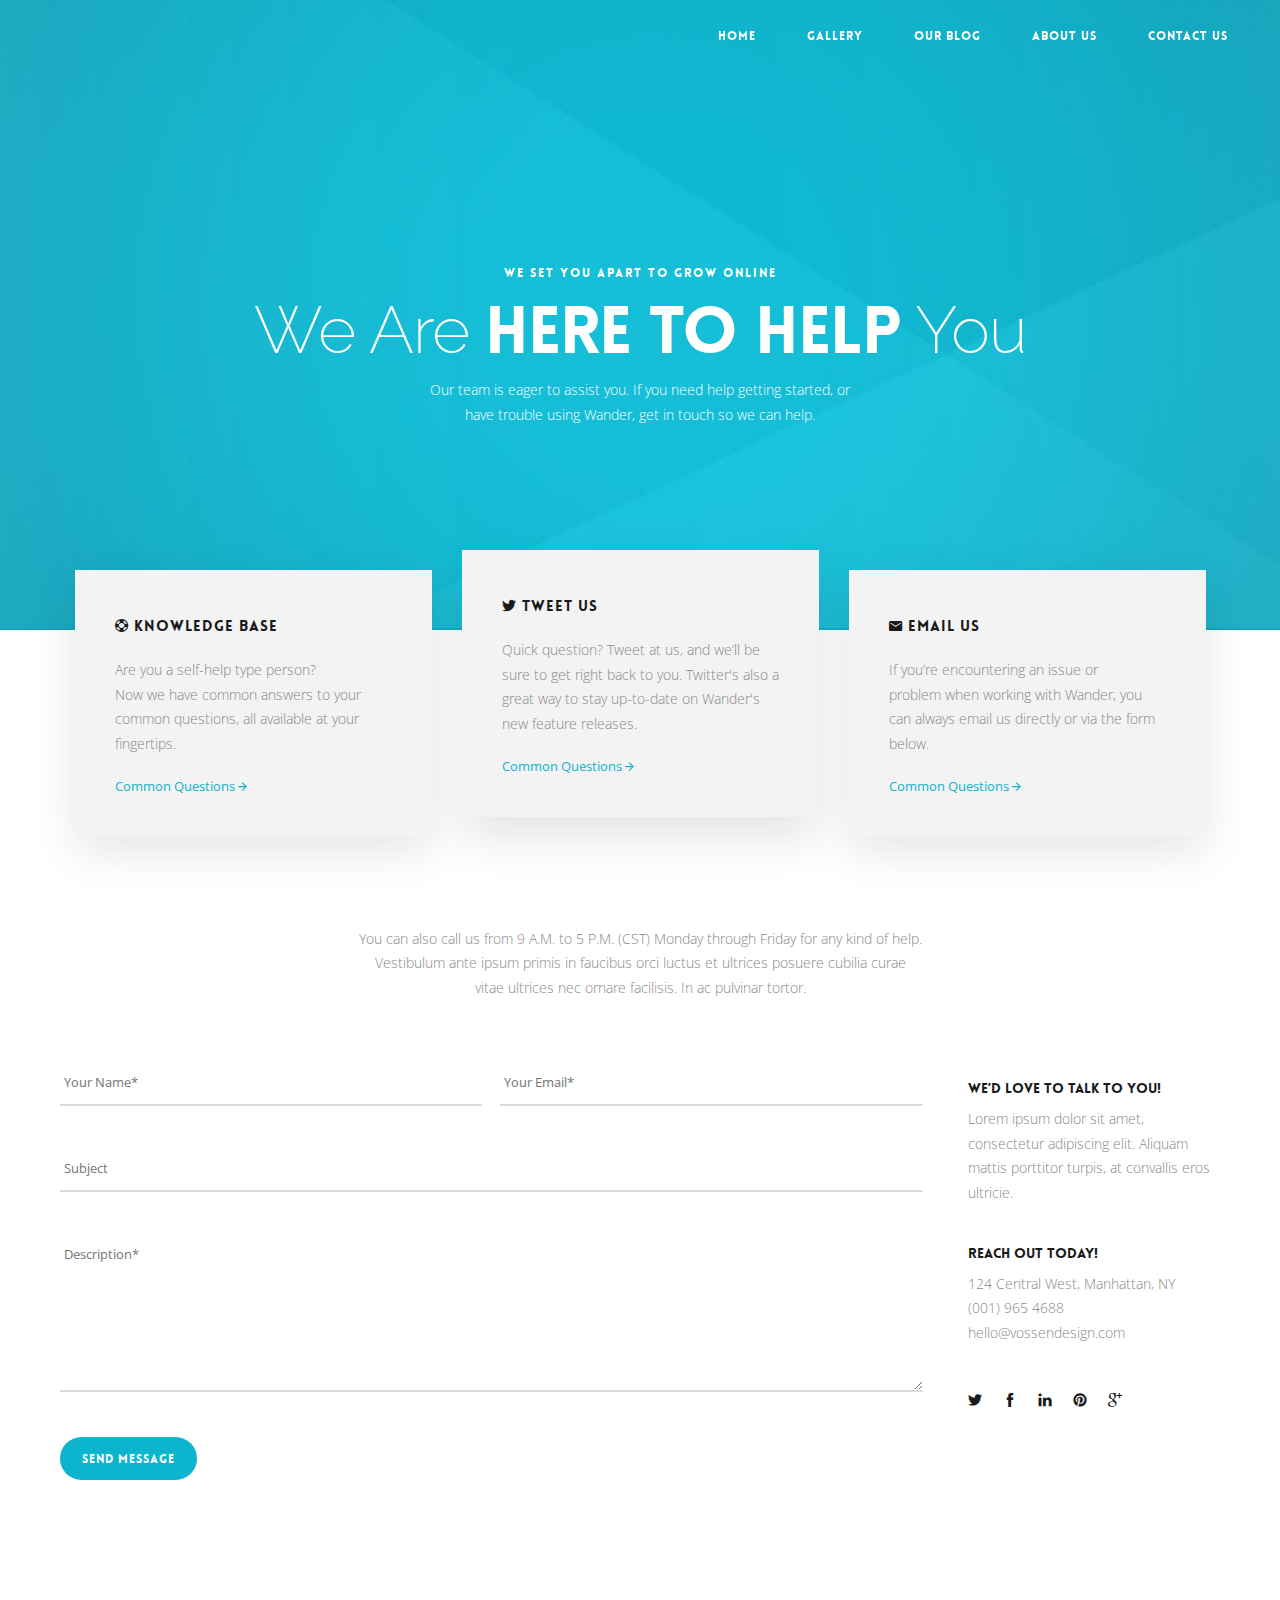
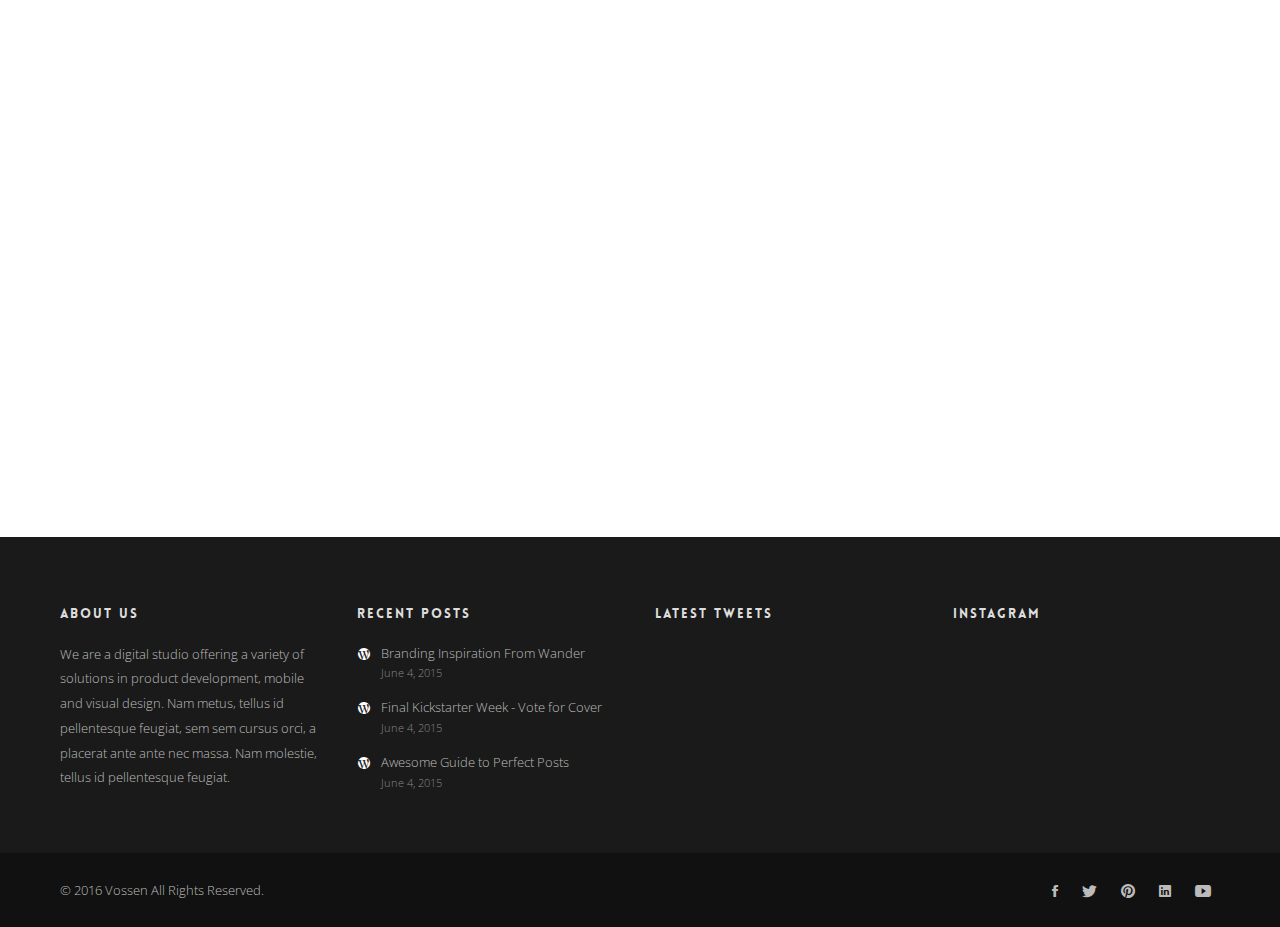
<file: contact.html>
<!DOCTYPE html>
<html lang="en">
    <head>
        <meta charset="utf-8">
        <meta http-equiv="X-UA-Compatible" content="IE=edge">
        <meta name="viewport" content="width=device-width, initial-scale=1">
        <title>Wander - Multipurpose HTML Template</title>
        <link href="img/assets/favicon.png" rel="icon" type="image/png">
        <link href="css/plugins.css" rel="stylesheet" type="text/css">
        <link href="css/theme.css" rel="stylesheet" type="text/css">
        <link href="css/ionicons.min.css" rel="stylesheet" type="text/css">
        <link href="css/et-line-icons.css" rel="stylesheet" type="text/css">
        <link href="css/themify-icons.css" rel="stylesheet" type="text/css">
        <link href="fonts/lovelo/stylesheet.css" rel="stylesheet" type="text/css">
        <link href='https://fonts.googleapis.com/css?family=Raleway:100,200,300,400%7COpen+Sans:400,300' rel='stylesheet' type='text/css'>
        <link href="css/custom.css" rel="stylesheet" type="text/css">
        <link href="css/colors/blue.css" id="color-scheme" rel="stylesheet" type="text/css">
        <link href="css/caseys.css" id="color-scheme" rel="stylesheet" type="text/css">          
    </head>
    <body>

        <!-- Start Header -->
        <nav class="navbar navbar-default fullwidth transparent white-menu">
            <div class="container">
                
                <div class="navbar-header">
                    <div class="container">
                        <button type="button" class="navbar-toggle collapsed" data-toggle="collapse" data-target="#navbar" aria-expanded="false" aria-controls="navbar">
                            <span class="sr-only">Toggle navigation</span>
                            <span class="icon-bar top-bar"></span>
                            <span class="icon-bar middle-bar"></span>
                            <span class="icon-bar bottom-bar"></span>
                        </button>
                        <template>
                        <a class="navbar-brand" href="#"><img src="https://siraustin-wpengine.netdna-ssl.com/wp-content/uploads/logo-light-v2.png" class="logo-light" alt="#"><img src="https://siraustin-wpengine.netdna-ssl.com/wp-content/uploads/logo-dark-v2.png" class="logo-dark" alt="#"></a>
                        </template>
                    </div>
                </div>
                <div id="navbar" class="navbar-collapse collapse">
                    <div class="container">
                        <ul class="nav navbar-nav menu-right">
                        
                            <li><a href="index.html">Home</a></li> 
                            <li><a href="gallery.html">Gallery</a></li> 
                            <li><a href="blog.html">Our Blog</a></li> 
                            <li><a href="about.html">About Us</a></li> 
                            <li><a href="contact.html">Contact Us</a></li>                             
                        </ul>
                        
                    </div>
                </div> 
            </div>
        </nav>
        <!-- End Header -->

        <!-- Page Hero -->
        <section class="hero-fullwidth parallax bg-blue">
            <div class="hero-container">
                <div class="hero-content text-center">

                    <div class="col-sm-12 text-center white contact-creative">
                        <p class="subheading white">We Set You Apart To Grow Online</p>
                        <h1>We Are <span class="bold">here to help</span> You</h1>
                        <p>Our team is eager to assist you. If you need help getting started, or<br>have trouble using Wander, get in touch so we can help.</p>
                    </div>

                </div>
            </div>
        </section>
        <!-- End Page Hero -->

        <!-- Text Section -->
			<section class="pt100">
				<div class="container">

                    <div class="row" style="margin-top:-160px">
                        <div class="col-md-12">

                            <div class="col-md-4 mb30 box-hover">
                                <a href="#" class="a-box">
                                    <div class="box contact-box">
                                        <div>
                                            <h5 class="subheading mb20"><i class="ion-help-buoy"></i> Knowledge Base</h5>
                                            <p class="mb20">Are you a self-help type person?<br>Now we have common answers to your common questions, all available at your fingertips.</p>
                                            <a class="read-more-link2 color ml0" href="blog-post-gallery.html"><span>Common Questions <i class="ion-android-arrow-forward"></i></span></a>
                                        </div>
                                    </div>
                                </a>
                            </div>
                            <div class="col-md-4 mb30 box-hover-featured">
                                <a href="#" class="a-box">
                                    <div class="box contact-box">
                                        <div>
                                            <h5 class="subheading mb20"><i class="ion-social-twitter"></i> Tweet Us</h5>
                                            <p class="mb20">Quick question? Tweet at us, and we’ll be sure to get right back to you. Twitter's also a great way to stay up-to-date on Wander's new feature releases.</p>
                                            <a class="read-more-link2 color ml0" href="blog-post-gallery.html"><span>Common Questions <i class="ion-android-arrow-forward"></i></span></a>
                                        </div>
                                    </div>
                                </a>
                            </div>
                            <div class="col-md-4 mb30 box-hover">
                                <a href="#" class="a-box">
                                    <div class="box contact-box">
                                        <div>
                                            <h5 class="subheading mb20"><i class="ion-android-mail"></i> Email Us</h5>
                                            <p class="mb20">If you’re encountering an issue or<br>problem when working with Wander, you can always email us directly or via the form below.</p>
                                            <a class="read-more-link2 color ml0" href="blog-post-gallery.html"><span>Common Questions <i class="ion-android-arrow-forward"></i></span></a>
                                        </div>
                                    </div>
                                </a>
                            </div>

                        </div>
                    </div>

					<div class="row mt60">

						<div class="col-md-8 col-md-offset-2 text-center">
							<p>You can also call us from 9 A.M. to 5 P.M. (CST) Monday through Friday for any kind of help.<br>Vestibulum ante ipsum primis in faucibus orci luctus et ultrices posuere cubilia curae<br>vitae ultrices nec ornare facilisis. In ac pulvinar tortor.</p>
						</div>

					</div>

				</div>
			</section>
			<!-- End Text Section -->

        <!-- Start Contact Form Section -->
        <section class="pt20 pb90">
            <div class="container">
                <div class="row">

                    <div class="contact col-md-9">
                        <div id="message"></div>
                        <!-- Contact Form will be functional only on your server. Upload to your server when testing. -->
                        <form method="post" action="php/contact-form.php" name="contactform" id="contactform">
                            <fieldset><input name="name" type="text" id="name" placeholder="Your Name*"/></fieldset>
                            <fieldset><input name="email" type="text" id="email" placeholder="Your Email*"/></fieldset>
                            <input name="subject" type="text" id="subject" placeholder="Subject"/>
                            <textarea name="comments" cols="40" rows="3" id="comments" placeholder="Description*"></textarea>
                            <input type="submit" class="submit btn btn-md btn-primary" id="submit" value="Send Message" />
                        </form>
                    </div>

                    <div class="col-md-3 contact-side">
                        <div class="side-info">
                            <h5>We’d love to talk to you!</h5>
                            <p>Lorem ipsum dolor sit amet, consectetur adipiscing elit. Aliquam mattis porttitor turpis, at convallis eros ultricie.</p>
                        </div>
                        <div class="side-info">
                            <h5>Reach out today!</h5>
                            <p>
                                124 Central West, Manhattan, NY
                                <br>
                                (001) 965 4688
                                <br>
                                <a href="#">hello@vossendesign.com</a>
                            </p>
                        </div>
                        <div class="sidebar-share">
                            <ul class="list-inline">
                                <li><a href="#"><i class="ti-twitter-alt"></i></a></li>
                                <li><a href="#"><i class="ti-facebook"></i></a></li>
                                <li><a href="#"><i class="ti-linkedin"></i></a></li>
                                <li><a href="#"><i class="ti-pinterest-alt"></i></a></li>
                                <li><a href="#"><i class="ti-google"></i></a></li>
                            </ul>
                        </div>
                    </div>

                </div>
            </div>
        </section>
        <!-- End Contact Form Section -->

        <!-- Map -->
        <section class="vossen-map">
            <!-- Paste your map iframe here -->
            <iframe height="550" src="https://maps.google.com/maps?q=Renaissance%20New%20York%20Hotel%2057%2C%20New%20York%2C%20USA&t=m&z=17&output=embed&iwloc=near" border="0" marginwidth="0" marginheight="0"></iframe>
        </section>
        <!-- End Map -->

        <!-- Footer One -->
        <footer id="footer-1">

            <div class="footer-columns">
                <div class="container">
                    <div class="row">

                        <div class="col-md-3">
                            <h4 class="subheading">About Us</h4>
                            <p>We are a digital studio offering a variety of solutions in product development, mobile and visual design. Nam metus, tellus id pellentesque feugiat, sem sem cursus orci, a placerat ante ante nec massa. Nam molestie, tellus id pellentesque feugiat.</p>
                        </div>

                        <div class="col-md-3">
                            <h4 class="subheading">Recent Posts</h4>
                            <ul class="footer-recent-posts">
                                <li><a href="blog-post-carousel.html">Branding Inspiration From Wander</a><span class="recent-post-date">June 4, 2015</span></li>
                                <li><a href="blog-post-video.html">Final Kickstarter Week - Vote for Cover</a><span class="recent-post-date">June 4, 2015</span></li>
                                <li><a href="blog-grid.html">Awesome Guide to Perfect Posts</a><span class="recent-post-date">June 4, 2015</span></li>
                            </ul>
                        </div>

                        <div class="col-md-3">
                            <h4 class="subheading">Latest Tweets</h4>
                            <div id="twitter-feed" data-twitter-widget-id="455427632419442688"></div>
                        </div>

                        <div class="col-md-3">
                            <h4 class="subheading">Instagram</h4>
                            <div id="instagram-feed" data-instagram-username="vossen_inc"><ul></ul></div>
                        </div>

                    </div>
                </div>
            </div>

            <div class="footer-copyright">
                <div class="container">
                    <div class="row">

                        <div class="col-md-6 col-sm-12">
                            <p>© 2016 <a href="index.html" class="logo">Vossen</a> All Rights Reserved. </p>
                        </div>
                        <div class="col-md-6 col-sm-12">
                            <ul class="social-icons">
                                <li><a href="#"><i class="icon ion-social-facebook"></i></a></li>
                                <li><a href="#"><i class="icon ion-social-twitter"></i></a></li>
                                <li><a href="#"><i class="icon ion-social-pinterest"></i></a></li>
                                <li><a href="#"><i class="icon ion-social-linkedin"></i></a></li>
                                <li><a href="#"><i class="icon ion-social-youtube"></i></a></li>
                            </ul>
                        </div>
                    </div>
                </div>
            </div>

        </footer>
        <!-- End Footer One -->

        <!-- Start Back To Top -->
        <a id="back-to-top"><i class="icon ion-chevron-up"></i></a>
        <!-- End Back To Top -->

        <!-- Scripts -->
        <script src="js/jquery.min.js"></script>
        <script src="js/plugins.js"></script>
        <script src="js/scripts.js"></script>

    </body>
</html>
</file>
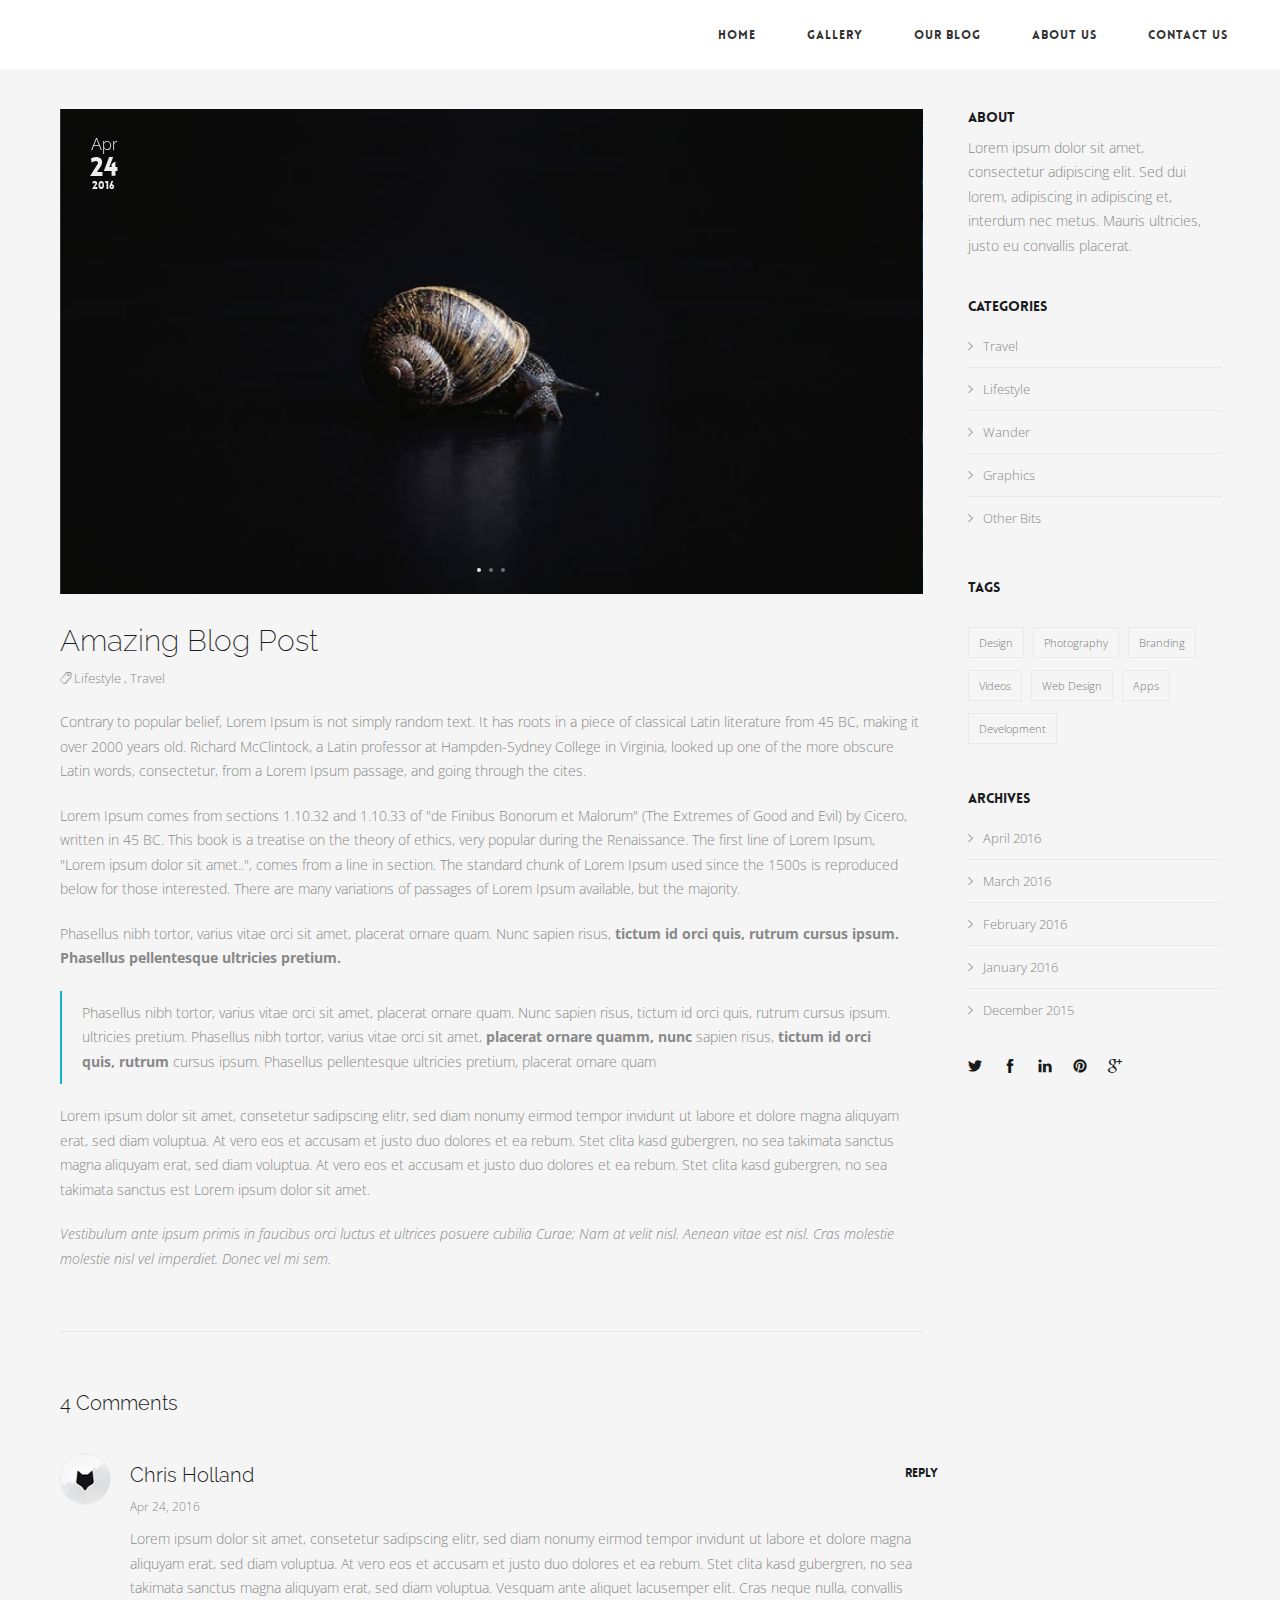
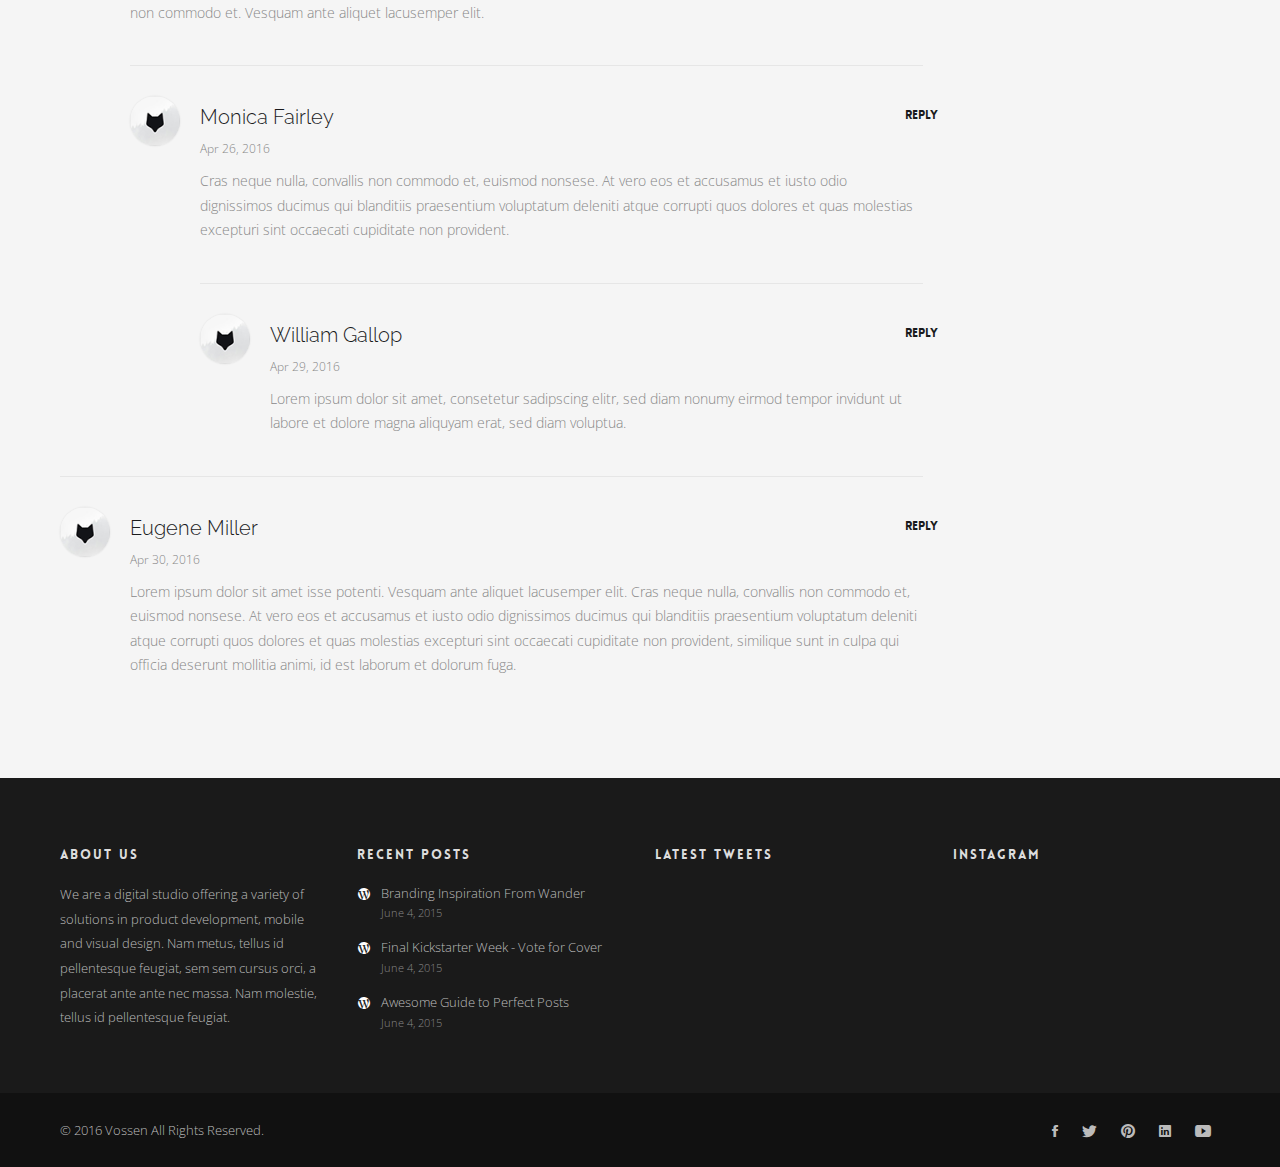
<file: single.html>
<!DOCTYPE html>
<html lang="en">
    <head>  
        <meta charset="utf-8">
        <meta http-equiv="X-UA-Compatible" content="IE=edge">
        <meta name="viewport" content="width=device-width, initial-scale=1">
        <title>Wander - Multipurpose HTML Template</title> 
        <link href="img/assets/favicon.png" rel="icon" type="image/png"> 
        <link href="css/plugins.css" rel="stylesheet" type="text/css">   
        <link href="css/theme.css" rel="stylesheet" type="text/css">   
        <link href="css/ionicons.min.css" rel="stylesheet" type="text/css">
        <link href="css/et-line-icons.css" rel="stylesheet" type="text/css">
        <link href="css/themify-icons.css" rel="stylesheet" type="text/css"> 
        <link href="fonts/lovelo/stylesheet.css" rel="stylesheet" type="text/css">
        <link href='https://fonts.googleapis.com/css?family=Raleway:100,200,300,400%7COpen+Sans:400,300' rel='stylesheet' type='text/css'>
        <link href="css/custom.css" rel="stylesheet" type="text/css"> 
        <link href="css/colors/blue.css" id="color-scheme" rel="stylesheet" type="text/css">
        <link href="css/caseys.css" id="color-scheme" rel="stylesheet" type="text/css">         
    </head>
    <body> 
        
        <!-- Start Header -->
        <nav class="navbar navbar-default fullwidth white-menu">
            <div class="container">
                
                <div class="navbar-header">
                    <div class="container">
                        <button type="button" class="navbar-toggle collapsed" data-toggle="collapse" data-target="#navbar" aria-expanded="false" aria-controls="navbar">
                            <span class="sr-only">Toggle navigation</span>
                            <span class="icon-bar top-bar"></span>
                            <span class="icon-bar middle-bar"></span>
                            <span class="icon-bar bottom-bar"></span>
                        </button>
                        <template>
                        <a class="navbar-brand" href="#"><img src="https://siraustin-wpengine.netdna-ssl.com/wp-content/uploads/logo-light-v2.png" class="logo-light" alt="#"><img src="https://siraustin-wpengine.netdna-ssl.com/wp-content/uploads/logo-dark-v2.png" class="logo-dark" alt="#"></a>
                        </template>
                    </div>
                </div>

                <div id="navbar" class="navbar-collapse collapse">
                    <div class="container">
                        <ul class="nav navbar-nav menu-right">
                        
                            <li><a href="index.html">Home</a></li> 
                            <li><a href="gallery.html">Gallery</a></li> 
                            <li><a href="blog.html">Our Blog</a></li> 
                            <li><a href="about.html">About Us</a></li> 
                            <li><a href="contact.html">Contact Us</a></li>                             
                        </ul>
                        
                    </div>
                </div> 
            </div>
        </nav>
        <!-- End Header -->
            
        <section class="blog">
            <div class="container">
                <div class="row">

                    <!-- Blog Content -->
                    <div class="col-md-9">

                        <div class="blog-post"> 
                            <div class="post-date">
                                <h4 class="month">Apr</h4>
                                <h3 class="day">24</h3>
                                <span class="year">2016</span>
                            </div> 
                            <div class="image-slider2 owl-carousel navigation-thin pagination-in">
                                <div><img src="img/blog/1.jpg" class="img-responsive width100" alt="#"></div>
                                <div><img src="img/blog/2.jpg" class="img-responsive width100" alt="#"></div>
                                <div><img src="img/blog/5.jpg" class="img-responsive width100" alt="#"></div>
                            </div> 
                            <a class="link-to-post" href="#"><h3>Amazing Blog Post</h3></a>
                            <p class="blog-post-categories">
                                <span><i class="ion-ios-pricetags-outline"></i></span>
                                <a href="#">Lifestyle</a>  
                                <span>,</span>
                                <a href="#">Travel</a> 
                            </p> 
                            <p>Contrary to popular belief, Lorem Ipsum is not simply random text. It has roots in a piece of classical Latin literature from 45 BC, making it over 2000 years old. Richard McClintock, a Latin professor at Hampden-Sydney College in Virginia, looked up one of the more obscure Latin words, consectetur, from a Lorem Ipsum passage, and going through the cites.</p>
                            <p>Lorem Ipsum comes from sections 1.10.32 and 1.10.33 of "de Finibus Bonorum et Malorum" (The Extremes of Good and Evil) by Cicero, written in 45 BC. This book is a treatise on the theory of ethics, very popular during the Renaissance. The first line of Lorem Ipsum, "Lorem ipsum dolor sit amet..", comes from a line in section. The standard chunk of Lorem Ipsum used since the 1500s is reproduced below for those interested. There are many variations of passages of Lorem Ipsum available, but the majority.</p>
                            <p>Phasellus nibh tortor, varius vitae orci sit amet, placerat ornare quam. Nunc sapien risus, <strong>tictum id orci quis, rutrum cursus ipsum. Phasellus pellentesque ultricies pretium.</strong></p>

                            <blockquote><p>Phasellus nibh tortor, varius vitae orci sit amet, placerat ornare quam. Nunc sapien risus, tictum id orci quis, rutrum cursus ipsum. ultricies pretium. Phasellus nibh tortor, varius vitae orci sit amet, <strong>placerat ornare quamm, nunc</strong> sapien risus, <strong>tictum id orci quis, rutrum</strong> cursus ipsum. Phasellus pellentesque ultricies pretium, placerat ornare quam</p></blockquote>

                            <p>Lorem ipsum dolor sit amet, consetetur sadipscing elitr, sed diam nonumy eirmod tempor invidunt ut labore et dolore magna aliquyam erat, sed diam voluptua. At vero eos et accusam et justo duo <a href="#">dolores et ea</a> rebum. Stet clita kasd gubergren, no sea takimata sanctus <a href="#">magna aliquyam erat</a>, sed diam voluptua. At vero eos et accusam et justo duo dolores et ea rebum. Stet clita kasd gubergren, no sea takimata sanctus est Lorem ipsum dolor sit amet.<p>  

                            <p><em>Vestibulum ante ipsum primis in faucibus orci luctus et ultrices posuere cubilia Curae; Nam at velit nisl. Aenean vitae est nisl. Cras molestie molestie nisl vel imperdiet. Donec vel mi sem.</em></p>

                        </div> 


                        <!-- Comments -->
                        <div class="comments">

                            <h4 class="comments-title">4 Comments</h4>
                            <div class="comment first depth-1">
                                <a class="pull-left" href="#">
                                    <img class="avatar" src="img/assets/avatar.jpg" alt="">
                                </a>
                                <div class="comment-body">
                                    <a class="comment-reply" href="#">Reply</a>
                                    <h4 class="comment-heading">Chris Holland</h4> 
                                    <p class="comment-time">Apr 24, 2016</p>
                                    <p>Lorem ipsum dolor sit amet, consetetur sadipscing elitr, sed diam nonumy eirmod tempor invidunt ut labore et dolore magna aliquyam erat, sed diam voluptua. At vero eos et accusam et justo duo dolores et ea rebum. Stet clita kasd gubergren, no sea takimata sanctus magna aliquyam erat, sed diam voluptua. Vesquam ante aliquet lacusemper elit. Cras neque nulla, convallis non commodo et. Vesquam ante aliquet lacusemper elit.</p> 
                                </div>
                            </div>   

                            <div class="comment depth-2">
                                <a class="pull-left" href="#">
                                    <img class="avatar" src="img/assets/avatar.jpg" alt="">
                                </a>
                                <div class="comment-body">
                                    <a class="comment-reply" href="#">Reply</a>
                                    <h4 class="comment-heading">Monica Fairley</h4> 
                                    <p class="comment-time">Apr 26, 2016</p>
                                    <p>Cras neque nulla, convallis non commodo et, euismod nonsese. At vero eos et accusamus et iusto odio dignissimos ducimus qui blanditiis praesentium voluptatum deleniti atque corrupti quos dolores et quas molestias excepturi sint occaecati cupiditate non provident.</p> 
                                </div>
                            </div>  

                            <div class="comment depth-3">
                                <a class="pull-left" href="#">
                                    <img class="avatar" src="img/assets/avatar.jpg" alt="">
                                </a>
                                <div class="comment-body">
                                    <a class="comment-reply" href="#">Reply</a>
                                    <h4 class="comment-heading">William Gallop</h4> 
                                    <p class="comment-time">Apr 29, 2016</p> 
                                    <p>Lorem ipsum dolor sit amet, consetetur sadipscing elitr, sed diam nonumy eirmod tempor invidunt ut labore et dolore magna aliquyam erat, sed diam voluptua.</p> 
                                </div>
                            </div>  

                            <div class="comment depth-1">
                                <a class="pull-left" href="#">
                                    <img class="avatar" src="img/assets/avatar.jpg" alt="">
                                </a>
                                <div class="comment-body">
                                    <a class="comment-reply" href="#">Reply</a>
                                    <h4 class="comment-heading">Eugene Miller</h4> 
                                    <p class="comment-time">Apr 30, 2016</p>
                                    <p>Lorem ipsum dolor sit amet isse potenti. Vesquam ante aliquet lacusemper elit. Cras neque nulla, convallis non commodo et, euismod nonsese. At vero eos et accusamus et iusto odio dignissimos ducimus qui blanditiis praesentium voluptatum deleniti atque corrupti quos dolores et quas molestias excepturi sint occaecati cupiditate non provident, similique sunt in culpa qui officia deserunt mollitia animi, id est laborum et dolorum fuga.</p> 
                                </div>
                            </div> 

                        </div>

                    </div>
                    <!-- End Blog Content -->

                    <!-- Sidebar -->
                    <div class="col-md-3 sidebar"> 

                        <div class="blog-widget">
                            <h5>About</h5>
                            <p>Lorem ipsum dolor sit amet, consectetur adipiscing elit. Sed dui lorem, adipiscing in adipiscing et, interdum nec metus. Mauris ultricies, justo eu convallis placerat.</p>
                        </div>  

                        <div class="blog-widget">
                            <h5>Categories</h5>
                            <ul class="category-list list-icons">
                                <li><a href="#"><i class="ion-ios-arrow-right"></i>Travel</a></li>
                                <li><a href="#"><i class="ion-ios-arrow-right"></i>Lifestyle</a></li>
                                <li><a href="#"><i class="ion-ios-arrow-right"></i>Wander</a></li>  
                                <li><a href="#"><i class="ion-ios-arrow-right"></i>Graphics</a></li>
                                <li><a href="#"><i class="ion-ios-arrow-right"></i>Other Bits</a></li>
                            </ul> 
                        </div> 

                        <div class="blog-widget blog-tags">
                            <h5>Tags</h5>
                            <ul class="tags-list">
                                <li><a href="#">Design</a></li>
                                <li><a href="#">Photography</a></li>
                                <li><a href="#">Branding</a></li> 
                                <li><a href="#">Videos</a></li>
                                <li><a href="#">Web Design</a></li>      
                                <li><a href="#">Apps</a></li>
                                <li><a href="#">Development</a></li> 
                            </ul>
                        </div> 

                        <div class="blog-widget">
                            <h5>Archives</h5>
                            <ul class="category-list list-icons">
                                <li><a href="#"><i class="ion-ios-arrow-right"></i>April 2016</a></li>
                                <li><a href="#"><i class="ion-ios-arrow-right"></i>March 2016</a></li>
                                <li><a href="#"><i class="ion-ios-arrow-right"></i>February 2016</a></li> 
                                <li><a href="#"><i class="ion-ios-arrow-right"></i>January 2016</a></li>
                                <li><a href="#"><i class="ion-ios-arrow-right"></i>December 2015</a></li>
                            </ul> 
                        </div>

                        <div class="sidebar-share"> 
                            <ul class="list-inline">
                                <li><a href="#"><i class="ti-twitter-alt"></i></a></li>
                                <li><a href="#"><i class="ti-facebook"></i></a></li>
                                <li><a href="#"><i class="ti-linkedin"></i></a></li>
                                <li><a href="#"><i class="ti-pinterest-alt"></i></a></li> 
                                <li><a href="#"><i class="ti-google"></i></a></li> 
                            </ul> 
                        </div>   


                    </div>
                    <!-- End Sidebar --> 

                </div>
            </div>
        </section> 
        
        <!-- Footer One -->
        <footer id="footer-1">

            <div class="footer-columns">
                <div class="container">
                    <div class="row">

                        <div class="col-md-3">
                            <h4 class="subheading">About Us</h4>
                            <p>We are a digital studio offering a variety of solutions in product development, mobile and visual design. Nam metus, tellus id pellentesque feugiat, sem sem cursus orci, a placerat ante ante nec massa. Nam molestie, tellus id pellentesque feugiat.</p> 
                        </div>

                        <div class="col-md-3">
                            <h4 class="subheading">Recent Posts</h4>
                            <ul class="footer-recent-posts">
                                <li><a href="blog-post-carousel.html">Branding Inspiration From Wander</a><span class="recent-post-date">June 4, 2015</span></li>
                                <li><a href="blog-post-video.html">Final Kickstarter Week - Vote for Cover</a><span class="recent-post-date">June 4, 2015</span></li>
                                <li><a href="blog-grid.html">Awesome Guide to Perfect Posts</a><span class="recent-post-date">June 4, 2015</span></li>
                            </ul>
                        </div>

                        <div class="col-md-3">
                            <h4 class="subheading">Latest Tweets</h4>  
                            <div id="twitter-feed" data-twitter-widget-id="455427632419442688"></div> 
                        </div>

                        <div class="col-md-3">
                            <h4 class="subheading">Instagram</h4>
                            <div id="instagram-feed" data-instagram-username="vossen_inc"><ul></ul></div>
                        </div>

                    </div>
                </div>  
            </div>

            <div class="footer-copyright">
                <div class="container">
                    <div class="row">

                        <div class="col-md-6 col-sm-12">
                            <p>© 2016 <a href="index.html" class="logo">Vossen</a> All Rights Reserved. </p>
                        </div>
                        <div class="col-md-6 col-sm-12">
                            <ul class="social-icons">
                                <li><a href="#"><i class="icon ion-social-facebook"></i></a></li>
                                <li><a href="#"><i class="icon ion-social-twitter"></i></a></li> 	 
                                <li><a href="#"><i class="icon ion-social-pinterest"></i></a></li>  
                                <li><a href="#"><i class="icon ion-social-linkedin"></i></a></li>   
                                <li><a href="#"><i class="icon ion-social-youtube"></i></a></li>
                            </ul>
                        </div>
                    </div>
                </div>
            </div>

        </footer>
        <!-- End Footer One -->

        <!-- Start Back To Top -->
        <a id="back-to-top"><i class="icon ion-chevron-up"></i></a>
        <!-- End Back To Top --> 
        
        <!-- Scripts -->
        <script src="js/jquery.min.js"></script>
        <script src="js/plugins.js"></script>
        <script src="js/scripts.js"></script>

    </body>
</html>
</file>
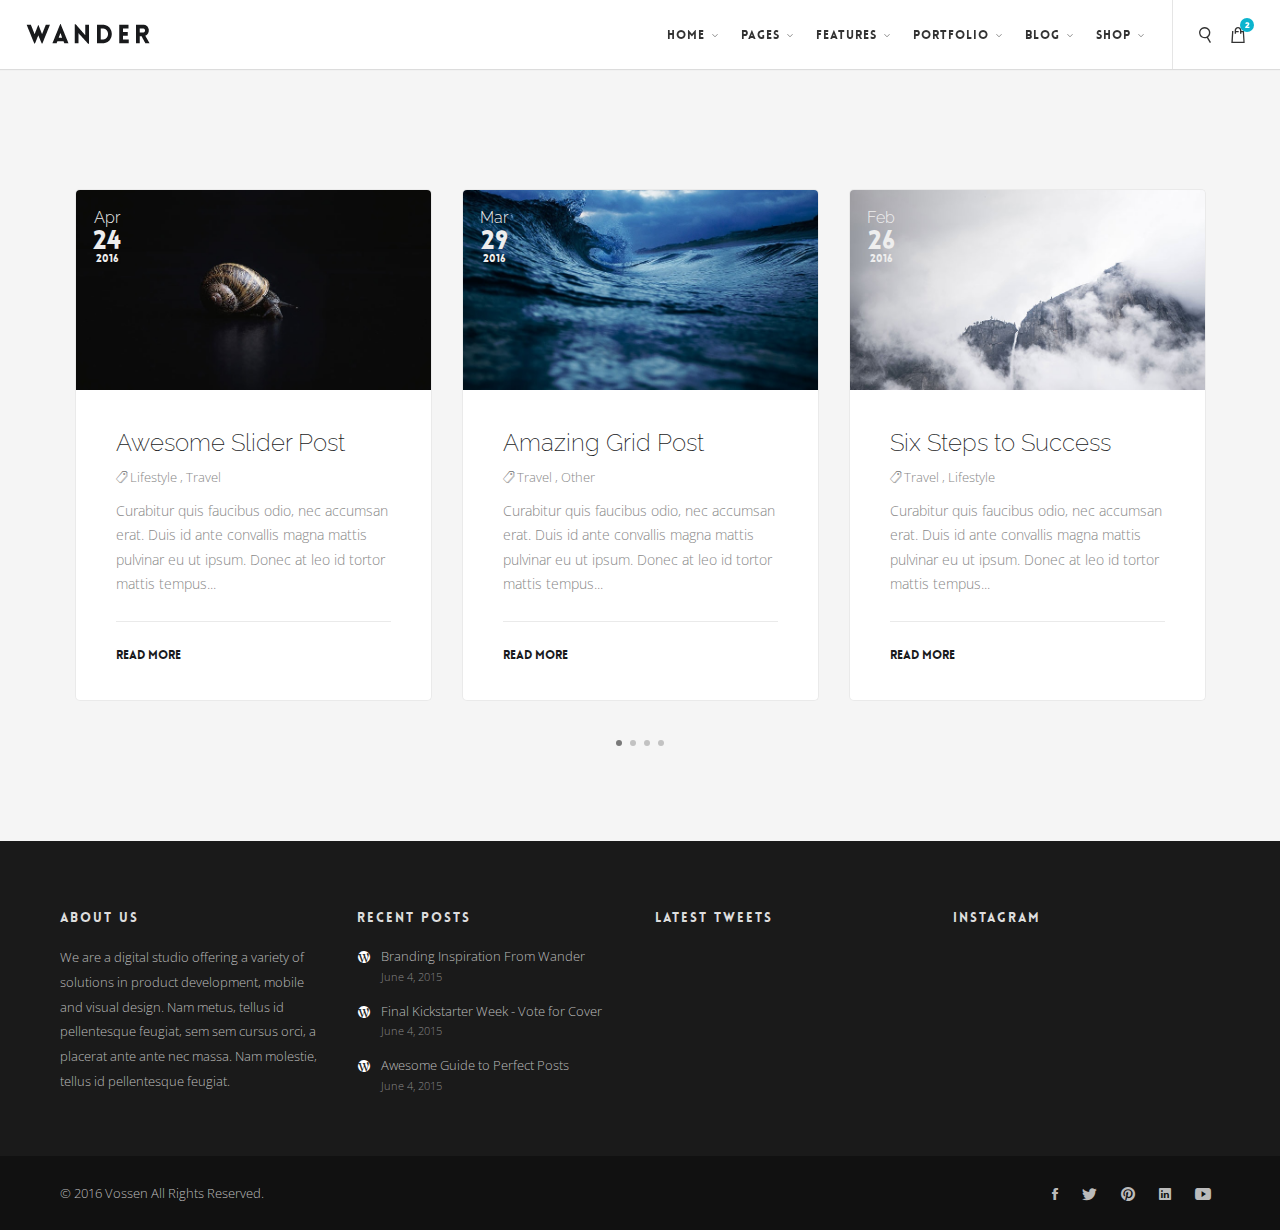
<file: stock/blog-carousel.html>
<!DOCTYPE html>
<html lang="en">
    <head>  
        <meta charset="utf-8">
        <meta http-equiv="X-UA-Compatible" content="IE=edge">
        <meta name="viewport" content="width=device-width, initial-scale=1">
        <title>Wander - Multipurpose HTML Template</title> 
        <link href="img/assets/favicon.png" rel="icon" type="image/png"> 
        <link href="css/plugins.css" rel="stylesheet" type="text/css">   
        <link href="css/theme.css" rel="stylesheet" type="text/css">   
        <link href="css/ionicons.min.css" rel="stylesheet" type="text/css">
        <link href="css/et-line-icons.css" rel="stylesheet" type="text/css">
        <link href="css/themify-icons.css" rel="stylesheet" type="text/css"> 
        <link href="fonts/lovelo/stylesheet.css" rel="stylesheet" type="text/css">
        <link href='https://fonts.googleapis.com/css?family=Raleway:100,200,300,400%7COpen+Sans:400,300' rel='stylesheet' type='text/css'>
        <link href="css/custom.css" rel="stylesheet" type="text/css"> 
        <link href="css/colors/blue.css" id="color-scheme" rel="stylesheet" type="text/css">
    </head>
    <body> 
        
        <!-- Start Header -->
        <nav class="navbar navbar-default fullwidth">
            <div class="container">
                
                <div class="navbar-header">
                    <div class="container">
                        <button type="button" class="navbar-toggle collapsed" data-toggle="collapse" data-target="#navbar" aria-expanded="false" aria-controls="navbar">
                            <span class="sr-only">Toggle navigation</span>
                            <span class="icon-bar top-bar"></span>
                            <span class="icon-bar middle-bar"></span>
                            <span class="icon-bar bottom-bar"></span>
                        </button>
                        <a class="navbar-brand" href="#"><img src="img/assets/logo-light.png" class="logo-light" alt="#"><img src="img/assets/logo-dark.png" class="logo-dark" alt="#"></a> 
                    </div>
                </div>

                <div id="navbar" class="navbar-collapse collapse">
                    <div class="container">
                        <ul class="nav navbar-nav menu-right">
                        
                            <li class="dropdown megamenu"><a class="dropdown-toggle">Home<i class="ti-angle-down"></i></a>
                                <ul class="dropdown-menu fullwidth">
                                    <li class="megamenu-content withdesc">
                                        <div class="row">
                                            <div class="col-md-15 mg-col">
                                                <h5>Home Layouts</h5>
                                                <ul>
                                                    <li><a href="index.html">Home Default</a></li>
                                                    <li><a href="home-landing.html">Home Landing</a></li>
                                                    <li><a href="home-event.html">Home Event</a></li>
                                                    <li><a href="home-agency.html">Home Agency</a></li>
                                                </ul>
                                            </div>
                                            <div class="col-md-15 mg-col">
                                                <h5>Home Layouts</h5>
                                                <ul>
                                                    <li><a href="home-shop.html">Home Shop</a></li>
                                                    <li><a href="home-portfolio.html">Home Portfolio</a></li>
                                                    <li><a href="home-blog.html">Home Blog</a></li>
                                                    <li><a href="home-one-page.html">Home One Page</a></li>
                                                </ul>
                                            </div>
                                            <div class="col-md-15 mg-col">
                                                <h5>Hero Layouts</h5>
                                                <ul>
                                                    <li><a href="home-slider-fullscreen.html">Parallax Slider Fullscreen</a></li>
                                                    <li><a href="home-slider-fullwidth.html">Owl Parallax Slider Fullwidth</a></li>
                                                    <li><a href="home-video-fullscreen.html">Youtube Video Fullscreen</a></li>
                                                    <li><a href="home-video-fullwidth.html">Video Fullwidth</a></li>
                                                </ul>
                                            </div>
                                            <div class="col-md-15 mg-col">
                                                <h5>Hero Layouts</h5>
                                                <ul>
                                                    <li><a href="home-content-slider-fullscreen.html">Content Slider Fullscreen</a></li>
                                                    <li><a href="home-content-slider-fullwidth.html">Owl Content Slider Fullwidth</a></li>
                                                    <li><a href="home-parallax-fullwidth.html">Parallax Image Fullwidth</a></li>
                                                    <li><a href="home-coming-soon.html">Home Coming Soon</a></li>
                                                </ul>
                                            </div>
                                            <div class="col-md-15 mg-col">
                                                <a href="http://themeforest.net/user/vossendesign/portfolio" target="_blank" class="nav-btn-img"><img src="img/assets/nav-btn.png" class="img-responsive"></a>
                                                <a href="http://themeforest.net/user/vossendesign/portfolio" target="_blank" class="btn btn-nav btn-primary">Purchase Now</a>
                                            </div>
                                        </div>
                                    </li>
                                </ul> 
                            </li> 
                            
                            <li class="dropdown"><a class="dropdown-toggle">Pages<i class="ti-angle-down"></i></a> 
                                <ul class="dropdown-menu">    
                                    <li><a href="pages-about-us.html">About Us</a></li> 
                                    <li><a href="pages-about-us-two.html">About Us Two</a></li>
                                    <li><a href="pages-about-me.html">About Me</a></li> 
                                    <li><a href="pages-services.html">Services</a></li> 
                                    <li><a href="pages-services-two.html">Services Two</a></li>   
                                    <li><a href="pages-404.html">404 Page</a></li>
                                    <li><a href="pages-pricing.html">Price List</a></li>
                                    <li class="dropdown dropdown-submenu"><a href="pages-contact-modern.html" class="dropdown-toggle">Contact<i class="ti-angle-right"></i></a>  
                                        <ul class="dropdown-menu">
                                            <li><a href="pages-contact-modern.html">Contact Modern</a></li>
                                            <li><a href="pages-contact-creative.html">Contact Creative</a></li>
                                            <li><a href="pages-contact-simple.html">Contact Simple</a></li>
                                        </ul>
                                    </li> 
                                </ul> 
                            </li>
                            
                            <li class="dropdown megamenu"><a class="dropdown-toggle">Features<i class="ti-angle-down"></i></a> 
                                <ul class="dropdown-menu fullwidth">
                                    <li class="megamenu-content withdesc">
                                        <div class="row">
                                            <div class="col-md-3 mg-col">  
                                                <h5>Interactive</h5>
                                                <ul class="icon-items">
                                                    <li><a href="features-accordions.html"><i class="ion-navicon-round"></i>Accordions</a></li>
                                                    <li><a href="features-tabs.html"><i class="ion-more"></i>Tabs</a></li>
                                                    <li><a href="features-team.html"><i class="icon ion-android-contact"></i>Team</a></li>
                                                    <li><a href="features-google-maps.html"><i class="ion-map"></i>Google Maps</a></li> 
                                                    <li><a href="features-image-columns.html"><i class="ion-image"></i>Image Columns</a></li>
                                                    <li><a href="features-slider-columns.html"><i class="ion-android-image"></i>Slider Columns</a></li>
                                                </ul>
                                            </div>
                                            <div class="col-md-3 mg-col">  
                                                <h5>Powerful</h5>
                                                <ul class="icon-items">
                                                    <li><a href="features-header-styles.html"><i class="ion-navicon-round"></i>Headers</a></li> 
                                                    <li><a href="features-footer-2.html#footer-2"><i class="ion-paper-airplane"></i>Footer Alt</a></li>
                                                    <li><a href="features-buttons.html"><i class="ion-code-working"></i>Buttons</a></li>
                                                    <li><a href="features-boxes.html"><i class="ion-android-expand"></i>Icon & Text Boxes</a></li>
                                                    <li><a href="features-tooltips-labels.html"><i class="ion-compose"></i>Tooltip & Labels</a></li>
                                                    <li><a href="features-countdowns.html"><i class="ion-compass"></i>Countdowns</a></li>
                                                </ul>
                                            </div>
                                            <div class="col-md-3 mg-col">  
                                                <h5>Elegant</h5>
                                                <ul class="icon-items">
                                                    <li><a href="features-typography.html"><i class="ion-asterisk"></i>Typography</a></li>
                                                    <li><a href="features-icons-et-icons.html"><i class="ion-log-in"></i>Et Icons</a></li>
                                                    <li><a href="features-icons-ion.html"><i class="ion-heart"></i>Ion Icons</a></li>
                                                    <li><a href="features-lists.html"><i class="ion-clipboard"></i>Lists</a></li> 
                                                    <li><a href="features-grid.html"><i class="ion-grid"></i>Grid Columns</a></li>
                                                    <li><a href="features-callouts.html"><i class="ion-android-wifi"></i>Callouts</a></li>
                                                    
                                                </ul>
                                            </div>
                                            <div class="col-md-3 mg-col"> 
                                                <h5>Features</h5>
                                                <ul class="icon-items">
                                                    <li><a href="features-features.html"><i class="ion-android-star"></i>Features</a></li> 
                                                    <li><a href="features-progress-bars.html"><i class="ion-wand"></i>Progress Bars</a></li> 
                                                    <li><a href="features-progress-circles.html"><i class="ion-compass"></i>Progress Circles</a></li> 
                                                    <li><a href="features-alerts.html"><i class="ion-radio-waves"></i>Alerts</a></li>
                                                    <li><a href="features-video-embeds.html"><i class="ion-aperture"></i>Videos Embeds</a></li>
                                                    <li><a href="features-sound-embeds.html"><i class="ion-volume-medium"></i>Audio Embeds</a></li>
                                                </ul>
                                            </div>
                                        </div>
                                    </li>
                                </ul> 
                            </li>
                            
                            <li class="dropdown megamenu"><a class="dropdown-toggle">Portfolio<i class="ti-angle-down"></i></a> 
                                <ul class="dropdown-menu fullwidth">
                                    <li class="megamenu-content withdesc">
                                        <div class="row">
                                            <div class="col-md-3 mg-col">  
                                                <h5>Fullwidth</h5>
                                                <ul class="icon-items">
                                                    <li><a href="portfolio-fullwidth-grid.html">Fullwidth Grid</a></li>
                                                    <li><a href="portfolio-fullwidth-masonry.html">Fullwidth Masonry</a></li>
                                                    <li><a href="portfolio-fullwidth-metro.html">Fullwidth Metro</a></li>
                                                    <li><a href="portfolio-fullwidth-no-gutter.html">Fullwidth No Gutter</a></li>
                                                </ul>
                                            </div>
                                            <div class="col-md-3 mg-col">  
                                                <h5>Boxed</h5>
                                                <ul class="icon-items"> 
                                                    <li><a href="portfolio-boxed-grid.html">Boxed Grid</a></li>
                                                    <li><a href="portfolio-boxed-masonry.html">Boxed Masonry</a></li>
                                                    <li><a href="portfolio-boxed-metro.html">Boxed Metro</a></li>
                                                    <li><a href="portfolio-boxed-no-gutter.html">Boxed No Gutter</a></li>
                                                </ul>
                                            </div>
                                            <div class="col-md-3 mg-col">
                                                <h5>Gallery</h5>
                                                <ul class="icon-items">
                                                    <li><a href="portfolio-gallery-images.html">Gallery Images</a></li>
                                                    <li><a href="portfolio-gallery-video.html">Gallery Video</a></li>
                                                    <li><a href="portfolio-gallery-audio.html">Gallery Audio</a></li>
                                                    <li><a href="portfolio-gallery-carousel.html">Gallery Carousel</a></li>
                                                </ul>
                                            </div>
                                            <div class="col-md-3 mg-col">
                                                <h5>Projects</h5>
                                                <ul class="icon-items">
                                                    <li><a href="portfolio-project-carousel.html">Project Carousel</a></li>
                                                    <li><a href="portfolio-project-gallery.html">Project Gallery</a></li>
                                                    <li><a href="portfolio-project-image.html">Project Image</a></li>
                                                    <li><a href="portfolio-project-video.html">Project Video</a></li>
                                                </ul>
                                            </div>
                                        </div>
                                    </li>
                                </ul> 
                            </li> 
                            
                            <li class="dropdown"><a class="dropdown-toggle">Blog<i class="ti-angle-down"></i></a> 
                                <ul class="dropdown-menu">
                                    <li><a href="blog-standard.html">Blog Standard</a></li>
                                    <li><a href="blog-grid.html">Blog Grid</a></li> 
                                    <li><a href="blog-sidebar.html">Blog Sidebar</a></li> 
                                    <li><a href="blog-masonry.html">Blog Masonry</a></li> 
                                    <li><a href="blog-carousel.html">Blog Carousel</a></li>
                                    <li><a href="blog-post-carousel.html">Post Gallery</a></li> 
                                    <li><a href="blog-post-image.html">Post Image</a></li> 
                                    <li><a href="blog-post-audio.html">Post Audio</a></li> 
                                    <li><a href="blog-post-video.html">Post Video</a></li>    
                                </ul>
                            </li>  
                            
                            <li class="dropdown adjust-pos"><a class="dropdown-toggle">Shop<i class="ti-angle-down"></i></a> 
                                <ul class="dropdown-menu">    
                                    <li><a href="shop-fullwidth.html">Shop Fullwidth</a></li> 
                                    <li><a href="shop-standard.html">Shop Standard</a></li>   
                                    <li><a href="shop-boxed.html">Shop Boxed</a></li>
                                    <li><a href="shop-masonry.html">Shop Masonry</a></li>  
                                    <li><a href="shop-product.html">Single Product</a></li>
                                    <li><a href="shop-cart.html">Shop Cart</a></li>
                                    <li><a href="shop-checkout.html">Shop Checkout</a></li> 
                                </ul>
                            </li>
                            
                            <li class="nav-separator"></li>
                            <li class="nav-icon"><a class="popup-with-zoom-anim search" href="#search-modal"><i class="flaticon-search"></i> <span class="hidden-md">Search</span></a></li>
                            <div id="search-modal" class="zoom-anim-dialog mfp-hide"><form><input type="text" id="search-modal-input" placeholder=" Start typing to search..." autocomplete="off"></form></div>
                            <li class="nav-icon dropdown nav-shop-cart">
                                <a class="dropdown-toggle"><i class="flaticon-shop"></i><span class="label-items-in-cart">2</span><span class="hidden-md">Your Bag</span></a>
                                <ul class="dropdown-menu">    
                                    <li>
                                        <span class="nav-cart-item">
                                            <img src="img/shop/5.jpg" alt="#">
                                            <span class="nav-cart-item-info">
                                                <span>Sparrow Ankle Pants</span>
                                                <span class="bold">$49.95</span>
                                            </span>
                                            <button class="nav-cart-remove"><i class="ion-close"></i></button>
                                        </span>
                                        <span class="nav-cart-item">
                                            <img src="img/shop/3.jpg" alt="#">
                                            <span class="nav-cart-item-info">
                                                <span>Jacquelyn Sleeve Top</span>
                                                <span class="bold">$89.95</span>
                                            </span>
                                            <button class="nav-cart-remove"><i class="ion-close"></i></button>
                                        </span>
                                        <span class="nav-cart-total">
                                            <h6 class="bold">Subtotal:<span class="nav-cart-amount">$139.99</span></h6>
                                            <a href="shop-cart.html" class="btn btn-xs btn-nav-cart">View Cart</a>
                                            <a href="shop-cart.html" class="btn btn-xs btn-primary btn-nav-checkout">Checkout</a>
                                        </span>
                                  </li>
                                </ul>
                            </li>
                            
                        </ul>
                        
                    </div>
                </div> 
            </div>
        </nav>
        <!-- End Header -->
            
        <!-- Portfolio -->
        <section class="blog">
            <div class="container">
                <div class="row">     

                    <div class="blog-carousel blog-columns cbp" id="js-blog-carousel">

                        <div class="cbp-item wander lifestyle">
                            <div class="post-date">
                                <h4 class="month">Apr</h4>
                                <h3 class="day">24</h3>
                                <span class="year">2016</span>
                            </div>
                            <a href="blog-post-carousel.html" class="cbp-caption">
                                <div class="cbp-caption-defaultWrap">
                                    <img src="img/blog/1.jpg">
                                </div>
                                <div class="cbp-caption-activeWrap">
                                    <div class="cbp-l-caption-alignCenter">
                                        <div class="cbp-l-caption-body"> 
                                            <div class="cbp-l-caption-desc"><i class="ion-android-more-horizontal"></i></div>
                                        </div>
                                    </div>
                                </div>
                            </a>
                            <div class="blog-thumb-desc"> 
                                <a class="link-to-post" href="blog-post-carousel.html"><h4>Awesome Slider Post</h4></a>
                                <p class="blog-post-categories">
                                    <span><i class="ion-ios-pricetags-outline"></i></span>
                                    <a href="#">Lifestyle</a>  
                                    <span>,</span>
                                    <a href="#">Travel</a> 
                                </p> 
                                <p class="excerpt">Curabitur quis faucibus odio, nec accumsan erat. Duis id ante convallis magna mattis pulvinar eu ut ipsum. Donec at leo id tortor mattis tempus...</p>
                                <a class="read-more-link btn-appear" href="blog-post-carousel.html"><span>Read More <i class="ion-android-arrow-forward"></i></span></a>  
                            </div>
                        </div>

                        <div class="cbp-item travel other">
                            <div class="post-date">
                                <h4 class="month">Mar</h4>
                                <h3 class="day">29</h3>
                                <span class="year">2016</span>
                            </div>
                            <a href="blog-post-carousel.html" class="cbp-caption">
                                <div class="cbp-caption-defaultWrap">
                                    <img src="img/blog/2.jpg">
                                </div>
                                <div class="cbp-caption-activeWrap">
                                    <div class="cbp-l-caption-alignCenter">
                                        <div class="cbp-l-caption-body"> 
                                            <div class="cbp-l-caption-desc"><i class="ion-android-more-horizontal"></i></div>
                                        </div>
                                    </div>
                                </div>
                            </a>
                            <div class="blog-thumb-desc"> 
                                <a class="link-to-post" href="blog-post-carousel.html"><h4>Amazing Grid Post</h4></a>
                                <p class="blog-post-categories">
                                    <span><i class="ion-ios-pricetags-outline"></i></span>
                                    <a href="#">Travel</a>  
                                    <span>,</span>
                                    <a href="#">Other</a> 
                                </p>
                                <p class="excerpt">Curabitur quis faucibus odio, nec accumsan erat. Duis id ante convallis magna mattis pulvinar eu ut ipsum. Donec at leo id tortor mattis tempus...</p>
                                <a class="read-more-link btn-appear" href="blog-post-carousel.html"><span>Read More <i class="ion-android-arrow-forward"></i></span></a>  
                            </div>
                        </div>

                        <div class="cbp-item travel other">
                            <div class="post-date">
                                <h4 class="month">Feb</h4>
                                <h3 class="day">26</h3>
                                <span class="year">2016</span>
                            </div>
                            <a href="blog-post-carousel.html" class="cbp-caption">
                                <div class="cbp-caption-defaultWrap">
                                    <img src="img/blog/3.jpg">
                                </div>
                                <div class="cbp-caption-activeWrap">
                                    <div class="cbp-l-caption-alignCenter">
                                        <div class="cbp-l-caption-body"> 
                                            <div class="cbp-l-caption-desc"><i class="ion-android-more-horizontal"></i></div>
                                        </div>
                                    </div>
                                </div>
                            </a>
                            <div class="blog-thumb-desc"> 
                                <a class="link-to-post" href="blog-post-carousel.html"><h4>Six Steps to Success</h4></a>
                                <p class="blog-post-categories">
                                    <span><i class="ion-ios-pricetags-outline"></i></span>
                                    <a href="#">Travel</a>  
                                    <span>,</span>
                                    <a href="#">Lifestyle</a> 
                                </p>
                                <p class="excerpt">Curabitur quis faucibus odio, nec accumsan erat. Duis id ante convallis magna mattis pulvinar eu ut ipsum. Donec at leo id tortor mattis tempus...</p>
                                <a class="read-more-link btn-appear" href="blog-post-carousel.html"><span>Read More <i class="ion-android-arrow-forward"></i></span></a>  
                            </div>
                        </div>

                        <div class="cbp-item wander lifestyle">
                            <div class="post-date">
                                <h4 class="month">Jan</h4>
                                <h3 class="day">30</h3>
                                <span class="year">2016</span>
                            </div>
                            <a href="blog-post-carousel.html" class="cbp-caption">
                                <div class="cbp-caption-defaultWrap">
                                    <img src="img/blog/4.jpg">
                                </div>
                                <div class="cbp-caption-activeWrap">
                                    <div class="cbp-l-caption-alignCenter">
                                        <div class="cbp-l-caption-body"> 
                                            <div class="cbp-l-caption-desc"><i class="ion-android-more-horizontal"></i></div>
                                        </div>
                                    </div>
                                </div>
                            </a>
                            <div class="blog-thumb-desc"> 
                                <a class="link-to-post" href="blog-post-carousel.html"><h4>How to Take a Photo</h4></a>
                                <p class="blog-post-categories">
                                    <span><i class="ion-ios-pricetags-outline"></i></span>
                                    <a href="#">Wander</a>  
                                    <span>,</span>
                                    <a href="#">Lifestyle</a> 
                                </p>                                                     
                                <p class="excerpt">Curabitur quis faucibus odio, nec accumsan erat. Duis id ante convallis magna mattis pulvinar eu ut ipsum. Donec at leo id tortor mattis tempus...</p>
                                <a class="read-more-link btn-appear" href="blog-post-carousel.html"><span>Read More <i class="ion-android-arrow-forward"></i></span></a>  
                            </div>
                        </div>

                        <div class="cbp-item wander lifestyle">
                            <div class="post-date">
                                <h4 class="month">Dec</h4>
                                <h3 class="day">25</h3>
                                <span class="year">2015</span>
                            </div>
                            <a href="blog-post-carousel.html" class="cbp-caption">
                                <div class="cbp-caption-defaultWrap">
                                    <img src="img/blog/5.jpg">
                                </div>
                                <div class="cbp-caption-activeWrap">
                                    <div class="cbp-l-caption-alignCenter">
                                        <div class="cbp-l-caption-body"> 
                                            <div class="cbp-l-caption-desc"><i class="ion-android-more-horizontal"></i></div>
                                        </div>
                                    </div>
                                </div>
                            </a>
                            <div class="blog-thumb-desc"> 
                                <a class="link-to-post" href="blog-post-carousel.html"><h4>Is The Monster Real?</h4></a>
                                <p class="blog-post-categories">
                                    <span><i class="ion-ios-pricetags-outline"></i></span>
                                    <a href="#">Wander</a>  
                                    <span>,</span>
                                    <a href="#">Lifestyle</a> 
                                </p>
                                <p class="excerpt">Curabitur quis faucibus odio, nec accumsan erat. Duis id ante convallis magna mattis pulvinar eu ut ipsum. Donec at leo id tortor mattis tempus...</p>
                                <a class="read-more-link btn-appear" href="blog-post-carousel.html"><span>Read More <i class="ion-android-arrow-forward"></i></span></a>  
                            </div>
                        </div> 

                        <div class="cbp-item wander other">
                            <div class="post-date">
                                <h4 class="month">Nov</h4>
                                <h3 class="day">30</h3>
                                <span class="year">2015</span>
                            </div>
                            <a href="blog-post-carousel.html" class="cbp-caption">
                                <div class="cbp-caption-defaultWrap">
                                    <img src="img/blog/6.jpg">
                                </div>
                                <div class="cbp-caption-activeWrap">
                                    <div class="cbp-l-caption-alignCenter">
                                        <div class="cbp-l-caption-body"> 
                                            <div class="cbp-l-caption-desc"><i class="ion-android-more-horizontal"></i></div>
                                        </div>
                                    </div>
                                </div>
                            </a>
                            <div class="blog-thumb-desc"> 
                                <a class="link-to-post" href="blog-post-carousel.html"><h4>You Should Go There</h4></a>
                                <p class="blog-post-categories">
                                    <span><i class="ion-ios-pricetags-outline"></i></span>
                                    <a href="#">Wander</a>  
                                    <span>,</span>
                                    <a href="#">Other</a> 
                                </p>
                                <p class="excerpt">Curabitur quis faucibus odio, nec accumsan erat. Duis id ante convallis magna mattis pulvinar eu ut ipsum. Donec at leo id tortor mattis tempus...</p>
                                <a class="read-more-link btn-appear" href="blog-post-carousel.html"><span>Read More <i class="ion-android-arrow-forward"></i></span></a>  
                            </div>
                        </div>

                        <div class="cbp-item travel lifestyle">
                            <div class="post-date">
                                <h4 class="month">Oct</h4>
                                <h3 class="day">29</h3>
                                <span class="year">2015</span>
                            </div>
                            <a href="blog-post-carousel.html" class="cbp-caption">
                                <div class="cbp-caption-defaultWrap">
                                    <img src="img/blog/7.jpg">
                                </div>
                                <div class="cbp-caption-activeWrap">
                                    <div class="cbp-l-caption-alignCenter">
                                        <div class="cbp-l-caption-body"> 
                                            <div class="cbp-l-caption-desc"><i class="ion-android-more-horizontal"></i></div>
                                        </div>
                                    </div>
                                </div>
                            </a>
                            <div class="blog-thumb-desc"> 
                                <a class="link-to-post" href="blog-post-carousel.html"><h4>The Creative Edge</h4></a>
                                <p class="blog-post-categories">
                                    <span><i class="ion-ios-pricetags-outline"></i></span>
                                    <a href="#">Travel</a>  
                                    <span>,</span>
                                    <a href="#">Lifestyle</a> 
                                </p>
                                <p class="excerpt">Curabitur quis faucibus odio, nec accumsan erat. Duis id ante convallis magna mattis pulvinar eu ut ipsum. Donec at leo id tortor mattis tempus...</p>
                                <a class="read-more-link btn-appear" href="blog-post-carousel.html"><span>Read More <i class="ion-android-arrow-forward"></i></span></a>  
                            </div>
                        </div>

                        <div class="cbp-item travel other">
                            <div class="post-date">
                                <h4 class="month">Sep</h4>
                                <h3 class="day">27</h3>
                                <span class="year">2015</span>
                            </div>
                            <a href="blog-post-carousel.html" class="cbp-caption">
                                <div class="cbp-caption-defaultWrap">
                                    <img src="img/blog/8.jpg">
                                </div>
                                <div class="cbp-caption-activeWrap">
                                    <div class="cbp-l-caption-alignCenter">
                                        <div class="cbp-l-caption-body"> 
                                            <div class="cbp-l-caption-desc"><i class="ion-android-more-horizontal"></i></div>
                                        </div>
                                    </div>
                                </div>
                            </a>
                            <div class="blog-thumb-desc"> 
                                <a class="link-to-post" href="blog-post-carousel.html"><h4>My Indsider's Guide</h4></a>
                                <p class="blog-post-categories">
                                    <span><i class="ion-ios-pricetags-outline"></i></span>
                                    <a href="#">Travel</a>  
                                    <span>,</span>
                                    <a href="#">Other</a> 
                                </p>
                                <p class="excerpt">Curabitur quis faucibus odio, nec accumsan erat. Duis id ante convallis magna mattis pulvinar eu ut ipsum. Donec at leo id tortor mattis tempus...</p>
                                <a class="read-more-link btn-appear" href="blog-post-carousel.html"><span>Read More <i class="ion-android-arrow-forward"></i></span></a>  
                            </div>
                        </div>

                        <div class="cbp-item travel">
                            <div class="post-date">
                                <h4 class="month">Aug</h4>
                                <h3 class="day">18</h3>
                                <span class="year">2015</span>
                            </div>
                            <a href="blog-post-carousel.html" class="cbp-caption">
                                <div class="cbp-caption-defaultWrap">
                                    <img src="img/blog/9.jpg">
                                </div>
                                <div class="cbp-caption-activeWrap">
                                    <div class="cbp-l-caption-alignCenter">
                                        <div class="cbp-l-caption-body"> 
                                            <div class="cbp-l-caption-desc"><i class="ion-android-more-horizontal"></i></div>
                                        </div>
                                    </div>
                                </div>
                            </a>
                            <div class="blog-thumb-desc"> 
                                <a class="link-to-post" href="blog-post-carousel.html"><h4>Visiting Iceland</h4></a>
                                <p class="blog-post-categories">
                                    <span><i class="ion-ios-pricetags-outline"></i></span>
                                    <a href="#">Travel</a>   
                                </p>
                                <p class="excerpt">Curabitur quis faucibus odio, nec accumsan erat. Duis id ante convallis magna mattis pulvinar eu ut ipsum. Donec at leo id tortor mattis tempus...</p>
                                <a class="read-more-link btn-appear" href="blog-post-carousel.html"><span>Read More <i class="ion-android-arrow-forward"></i></span></a>  
                            </div>
                        </div> 

                        <div class="cbp-item travel">
                            <div class="post-date">
                                <h4 class="month">May</h4>
                                <h3 class="day">23</h3>
                                <span class="year">2015</span>
                            </div>
                            <a href="blog-post-carousel.html" class="cbp-caption">
                                <div class="cbp-caption-defaultWrap">
                                    <img src="img/blog/10.jpg">
                                </div>
                                <div class="cbp-caption-activeWrap">
                                    <div class="cbp-l-caption-alignCenter">
                                        <div class="cbp-l-caption-body"> 
                                            <div class="cbp-l-caption-desc"><i class="ion-android-more-horizontal"></i></div>
                                        </div>
                                    </div>
                                </div>
                            </a>
                            <div class="blog-thumb-desc"> 
                                <a class="link-to-post" href="blog-post-carousel.html"><h4>How to Get Around</h4></a>
                                <p class="blog-post-categories">
                                    <span><i class="ion-ios-pricetags-outline"></i></span>
                                    <a href="#">Travel</a>  
                                    <span>,</span>
                                    <a href="#">Lifestyle</a> 
                                </p>
                                <p class="excerpt">Curabitur quis faucibus odio, nec accumsan erat. Duis id ante convallis magna mattis pulvinar eu ut ipsum. Donec at leo id tortor mattis tempus...</p>
                                <a class="read-more-link btn-appear" href="blog-post-carousel.html"><span>Read More <i class="ion-android-arrow-forward"></i></span></a>  
                            </div>
                        </div>  

                    </div> 

                </div>
            </div>
        </section>            
        <!-- End Portfolio -->   
        
        <!-- Footer One -->
        <footer id="footer-1">

            <div class="footer-columns">
                <div class="container">
                    <div class="row">

                        <div class="col-md-3">
                            <h4 class="subheading">About Us</h4>
                            <p>We are a digital studio offering a variety of solutions in product development, mobile and visual design. Nam metus, tellus id pellentesque feugiat, sem sem cursus orci, a placerat ante ante nec massa. Nam molestie, tellus id pellentesque feugiat.</p> 
                        </div>

                        <div class="col-md-3">
                            <h4 class="subheading">Recent Posts</h4>
                            <ul class="footer-recent-posts">
                                <li><a href="blog-post-carousel.html">Branding Inspiration From Wander</a><span class="recent-post-date">June 4, 2015</span></li>
                                <li><a href="blog-post-video.html">Final Kickstarter Week - Vote for Cover</a><span class="recent-post-date">June 4, 2015</span></li>
                                <li><a href="blog-grid.html">Awesome Guide to Perfect Posts</a><span class="recent-post-date">June 4, 2015</span></li>
                            </ul>
                        </div>

                        <div class="col-md-3">
                            <h4 class="subheading">Latest Tweets</h4>  
                            <div id="twitter-feed" data-twitter-widget-id="455427632419442688"></div> 
                        </div>

                        <div class="col-md-3">
                            <h4 class="subheading">Instagram</h4>
                            <div id="instagram-feed" data-instagram-username="vossen_inc"><ul></ul></div>
                        </div>

                    </div>
                </div>  
            </div>

            <div class="footer-copyright">
                <div class="container">
                    <div class="row">

                        <div class="col-md-6 col-sm-12">
                            <p>© 2016 <a href="index.html" class="logo">Vossen</a> All Rights Reserved. </p>
                        </div>
                        <div class="col-md-6 col-sm-12">
                            <ul class="social-icons">
                                <li><a href="#"><i class="icon ion-social-facebook"></i></a></li>
                                <li><a href="#"><i class="icon ion-social-twitter"></i></a></li> 	 
                                <li><a href="#"><i class="icon ion-social-pinterest"></i></a></li>  
                                <li><a href="#"><i class="icon ion-social-linkedin"></i></a></li>   
                                <li><a href="#"><i class="icon ion-social-youtube"></i></a></li>
                            </ul>
                        </div>
                    </div>
                </div>
            </div>

        </footer>
        <!-- End Footer One -->

        <!-- Start Back To Top -->
        <a id="back-to-top"><i class="icon ion-chevron-up"></i></a>
        <!-- End Back To Top --> 
        
        <!-- Scripts -->
        <script src="js/jquery.min.js"></script>
        <script src="js/plugins.js"></script>
        <script src="js/scripts.js"></script>

    </body>
</html>
</file>
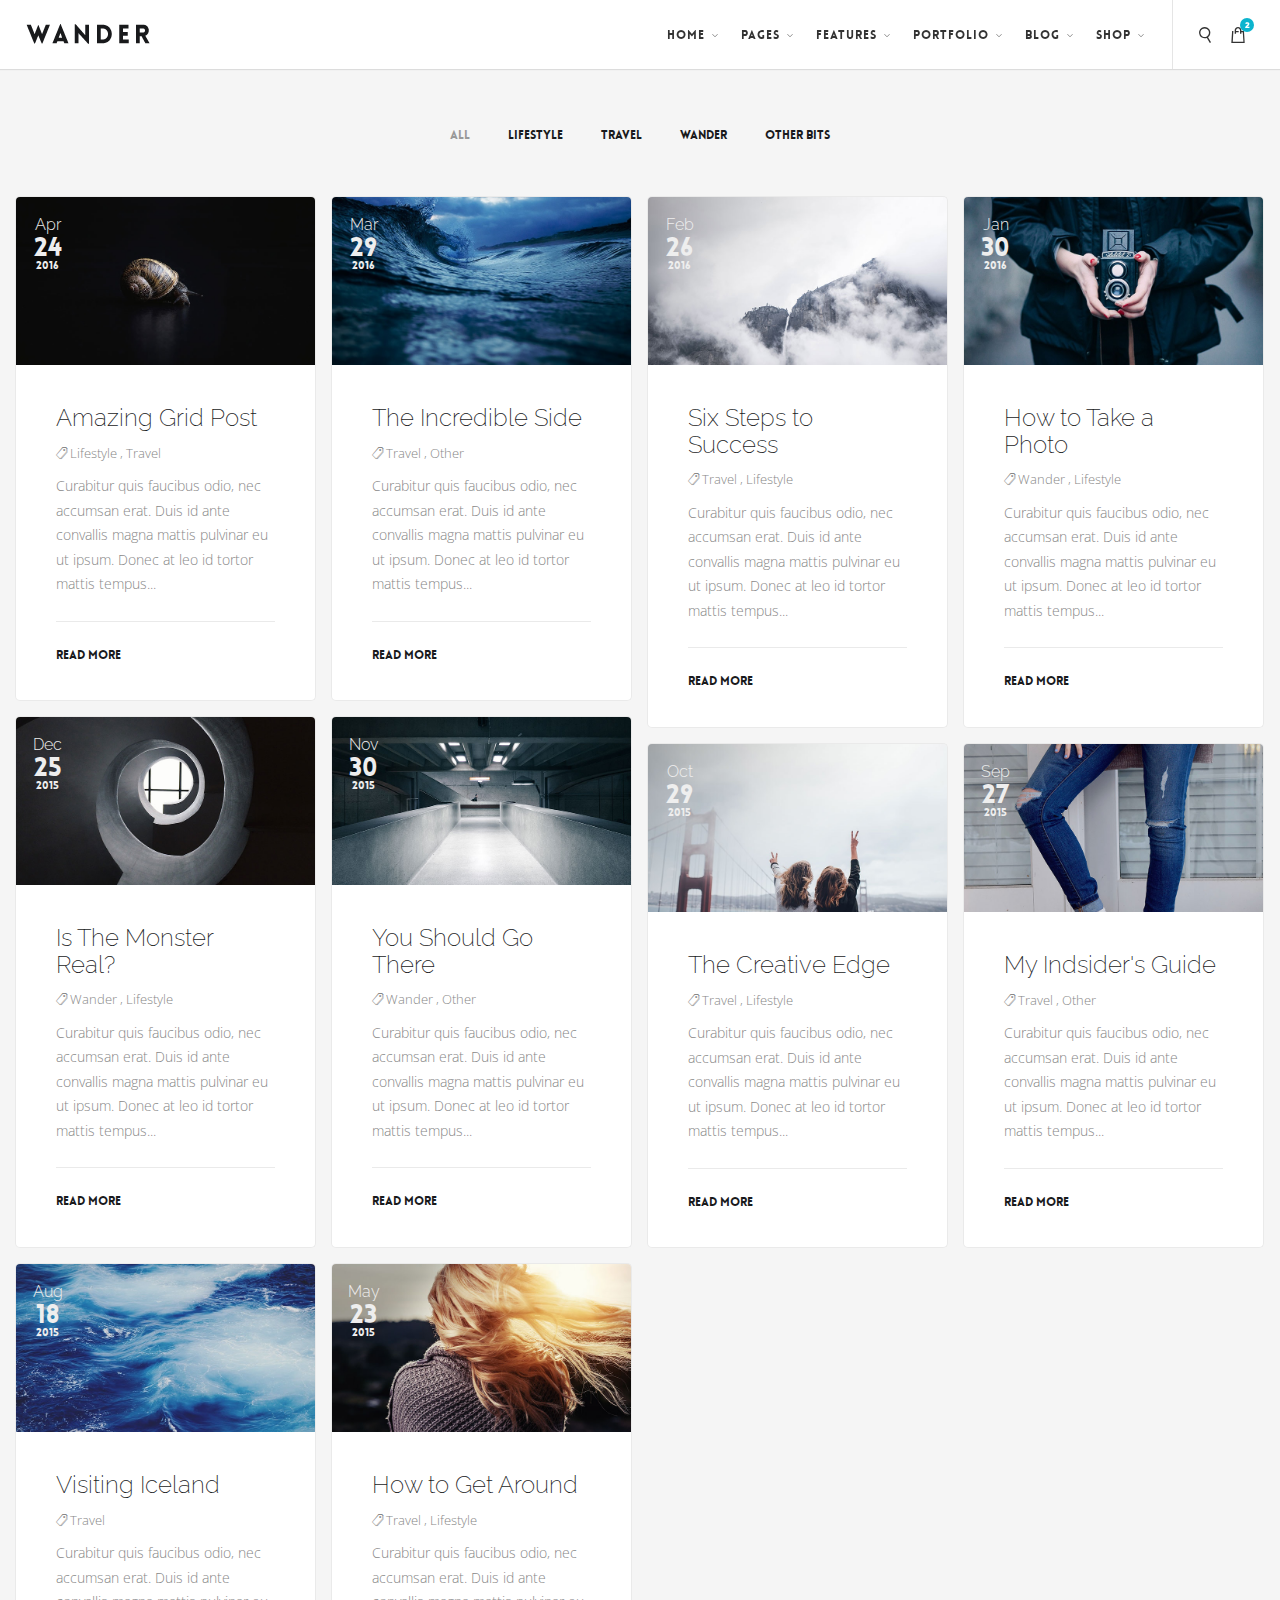
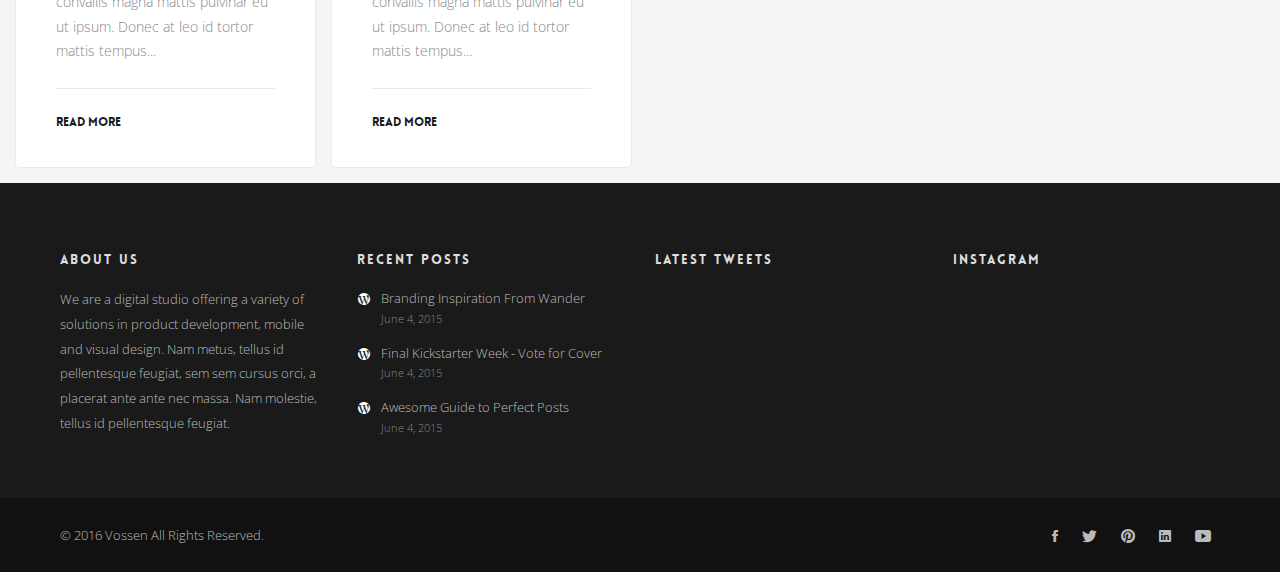
<file: stock/blog-grid.html>
<!DOCTYPE html>
<html lang="en">
    <head>  
        <meta charset="utf-8">
        <meta http-equiv="X-UA-Compatible" content="IE=edge">
        <meta name="viewport" content="width=device-width, initial-scale=1">
        <title>Wander - Multipurpose HTML Template</title> 
        <link href="img/assets/favicon.png" rel="icon" type="image/png"> 
        <link href="css/plugins.css" rel="stylesheet" type="text/css">   
        <link href="css/theme.css" rel="stylesheet" type="text/css">   
        <link href="css/ionicons.min.css" rel="stylesheet" type="text/css">
        <link href="css/et-line-icons.css" rel="stylesheet" type="text/css">
        <link href="css/themify-icons.css" rel="stylesheet" type="text/css"> 
        <link href="fonts/lovelo/stylesheet.css" rel="stylesheet" type="text/css">
        <link href='https://fonts.googleapis.com/css?family=Raleway:100,200,300,400%7COpen+Sans:400,300' rel='stylesheet' type='text/css'>
        <link href="css/custom.css" rel="stylesheet" type="text/css"> 
        <link href="css/colors/blue.css" id="color-scheme" rel="stylesheet" type="text/css">
    </head>
    <body> 
        
        <!-- Start Header -->
        <nav class="navbar navbar-default fullwidth">
            <div class="container">
                
                <div class="navbar-header">
                    <div class="container">
                        <button type="button" class="navbar-toggle collapsed" data-toggle="collapse" data-target="#navbar" aria-expanded="false" aria-controls="navbar">
                            <span class="sr-only">Toggle navigation</span>
                            <span class="icon-bar top-bar"></span>
                            <span class="icon-bar middle-bar"></span>
                            <span class="icon-bar bottom-bar"></span>
                        </button>
                        <a class="navbar-brand" href="#"><img src="img/assets/logo-light.png" class="logo-light" alt="#"><img src="img/assets/logo-dark.png" class="logo-dark" alt="#"></a> 
                    </div>
                </div>

                <div id="navbar" class="navbar-collapse collapse">
                    <div class="container">
                        <ul class="nav navbar-nav menu-right">
                        
                            <li class="dropdown megamenu"><a class="dropdown-toggle">Home<i class="ti-angle-down"></i></a>
                                <ul class="dropdown-menu fullwidth">
                                    <li class="megamenu-content withdesc">
                                        <div class="row">
                                            <div class="col-md-15 mg-col">
                                                <h5>Home Layouts</h5>
                                                <ul>
                                                    <li><a href="index.html">Home Default</a></li>
                                                    <li><a href="home-landing.html">Home Landing</a></li>
                                                    <li><a href="home-event.html">Home Event</a></li>
                                                    <li><a href="home-agency.html">Home Agency</a></li>
                                                </ul>
                                            </div>
                                            <div class="col-md-15 mg-col">
                                                <h5>Home Layouts</h5>
                                                <ul>
                                                    <li><a href="home-shop.html">Home Shop</a></li>
                                                    <li><a href="home-portfolio.html">Home Portfolio</a></li>
                                                    <li><a href="home-blog.html">Home Blog</a></li>
                                                    <li><a href="home-one-page.html">Home One Page</a></li>
                                                </ul>
                                            </div>
                                            <div class="col-md-15 mg-col">
                                                <h5>Hero Layouts</h5>
                                                <ul>
                                                    <li><a href="home-slider-fullscreen.html">Parallax Slider Fullscreen</a></li>
                                                    <li><a href="home-slider-fullwidth.html">Owl Parallax Slider Fullwidth</a></li>
                                                    <li><a href="home-video-fullscreen.html">Youtube Video Fullscreen</a></li>
                                                    <li><a href="home-video-fullwidth.html">Video Fullwidth</a></li>
                                                </ul>
                                            </div>
                                            <div class="col-md-15 mg-col">
                                                <h5>Hero Layouts</h5>
                                                <ul>
                                                    <li><a href="home-content-slider-fullscreen.html">Content Slider Fullscreen</a></li>
                                                    <li><a href="home-content-slider-fullwidth.html">Owl Content Slider Fullwidth</a></li>
                                                    <li><a href="home-parallax-fullwidth.html">Parallax Image Fullwidth</a></li>
                                                    <li><a href="home-coming-soon.html">Home Coming Soon</a></li>
                                                </ul>
                                            </div>
                                            <div class="col-md-15 mg-col">
                                                <a href="http://themeforest.net/user/vossendesign/portfolio" target="_blank" class="nav-btn-img"><img src="img/assets/nav-btn.png" class="img-responsive"></a>
                                                <a href="http://themeforest.net/user/vossendesign/portfolio" target="_blank" class="btn btn-nav btn-primary">Purchase Now</a>
                                            </div>
                                        </div>
                                    </li>
                                </ul> 
                            </li> 
                            
                            <li class="dropdown"><a class="dropdown-toggle">Pages<i class="ti-angle-down"></i></a> 
                                <ul class="dropdown-menu">    
                                    <li><a href="pages-about-us.html">About Us</a></li> 
                                    <li><a href="pages-about-us-two.html">About Us Two</a></li>
                                    <li><a href="pages-about-me.html">About Me</a></li> 
                                    <li><a href="pages-services.html">Services</a></li> 
                                    <li><a href="pages-services-two.html">Services Two</a></li>   
                                    <li><a href="pages-404.html">404 Page</a></li>
                                    <li><a href="pages-pricing.html">Price List</a></li>
                                    <li class="dropdown dropdown-submenu"><a href="pages-contact-modern.html" class="dropdown-toggle">Contact<i class="ti-angle-right"></i></a>  
                                        <ul class="dropdown-menu">
                                            <li><a href="pages-contact-modern.html">Contact Modern</a></li>
                                            <li><a href="pages-contact-creative.html">Contact Creative</a></li>
                                            <li><a href="pages-contact-simple.html">Contact Simple</a></li>
                                        </ul>
                                    </li> 
                                </ul> 
                            </li>
                            
                            <li class="dropdown megamenu"><a class="dropdown-toggle">Features<i class="ti-angle-down"></i></a> 
                                <ul class="dropdown-menu fullwidth">
                                    <li class="megamenu-content withdesc">
                                        <div class="row">
                                            <div class="col-md-3 mg-col">  
                                                <h5>Interactive</h5>
                                                <ul class="icon-items">
                                                    <li><a href="features-accordions.html"><i class="ion-navicon-round"></i>Accordions</a></li>
                                                    <li><a href="features-tabs.html"><i class="ion-more"></i>Tabs</a></li>
                                                    <li><a href="features-team.html"><i class="icon ion-android-contact"></i>Team</a></li>
                                                    <li><a href="features-google-maps.html"><i class="ion-map"></i>Google Maps</a></li> 
                                                    <li><a href="features-image-columns.html"><i class="ion-image"></i>Image Columns</a></li>
                                                    <li><a href="features-slider-columns.html"><i class="ion-android-image"></i>Slider Columns</a></li>
                                                </ul>
                                            </div>
                                            <div class="col-md-3 mg-col">  
                                                <h5>Powerful</h5>
                                                <ul class="icon-items">
                                                    <li><a href="features-header-styles.html"><i class="ion-navicon-round"></i>Headers</a></li> 
                                                    <li><a href="features-footer-2.html#footer-2"><i class="ion-paper-airplane"></i>Footer Alt</a></li>
                                                    <li><a href="features-buttons.html"><i class="ion-code-working"></i>Buttons</a></li>
                                                    <li><a href="features-boxes.html"><i class="ion-android-expand"></i>Icon & Text Boxes</a></li>
                                                    <li><a href="features-tooltips-labels.html"><i class="ion-compose"></i>Tooltip & Labels</a></li>
                                                    <li><a href="features-countdowns.html"><i class="ion-compass"></i>Countdowns</a></li>
                                                </ul>
                                            </div>
                                            <div class="col-md-3 mg-col">  
                                                <h5>Elegant</h5>
                                                <ul class="icon-items">
                                                    <li><a href="features-typography.html"><i class="ion-asterisk"></i>Typography</a></li>
                                                    <li><a href="features-icons-et-icons.html"><i class="ion-log-in"></i>Et Icons</a></li>
                                                    <li><a href="features-icons-ion.html"><i class="ion-heart"></i>Ion Icons</a></li>
                                                    <li><a href="features-lists.html"><i class="ion-clipboard"></i>Lists</a></li> 
                                                    <li><a href="features-grid.html"><i class="ion-grid"></i>Grid Columns</a></li>
                                                    <li><a href="features-callouts.html"><i class="ion-android-wifi"></i>Callouts</a></li>
                                                    
                                                </ul>
                                            </div>
                                            <div class="col-md-3 mg-col"> 
                                                <h5>Features</h5>
                                                <ul class="icon-items">
                                                    <li><a href="features-features.html"><i class="ion-android-star"></i>Features</a></li> 
                                                    <li><a href="features-progress-bars.html"><i class="ion-wand"></i>Progress Bars</a></li> 
                                                    <li><a href="features-progress-circles.html"><i class="ion-compass"></i>Progress Circles</a></li> 
                                                    <li><a href="features-alerts.html"><i class="ion-radio-waves"></i>Alerts</a></li>
                                                    <li><a href="features-video-embeds.html"><i class="ion-aperture"></i>Videos Embeds</a></li>
                                                    <li><a href="features-sound-embeds.html"><i class="ion-volume-medium"></i>Audio Embeds</a></li>
                                                </ul>
                                            </div>
                                        </div>
                                    </li>
                                </ul> 
                            </li>
                            
                            <li class="dropdown megamenu"><a class="dropdown-toggle">Portfolio<i class="ti-angle-down"></i></a> 
                                <ul class="dropdown-menu fullwidth">
                                    <li class="megamenu-content withdesc">
                                        <div class="row">
                                            <div class="col-md-3 mg-col">  
                                                <h5>Fullwidth</h5>
                                                <ul class="icon-items">
                                                    <li><a href="portfolio-fullwidth-grid.html">Fullwidth Grid</a></li>
                                                    <li><a href="portfolio-fullwidth-masonry.html">Fullwidth Masonry</a></li>
                                                    <li><a href="portfolio-fullwidth-metro.html">Fullwidth Metro</a></li>
                                                    <li><a href="portfolio-fullwidth-no-gutter.html">Fullwidth No Gutter</a></li>
                                                </ul>
                                            </div>
                                            <div class="col-md-3 mg-col">  
                                                <h5>Boxed</h5>
                                                <ul class="icon-items"> 
                                                    <li><a href="portfolio-boxed-grid.html">Boxed Grid</a></li>
                                                    <li><a href="portfolio-boxed-masonry.html">Boxed Masonry</a></li>
                                                    <li><a href="portfolio-boxed-metro.html">Boxed Metro</a></li>
                                                    <li><a href="portfolio-boxed-no-gutter.html">Boxed No Gutter</a></li>
                                                </ul>
                                            </div>
                                            <div class="col-md-3 mg-col">
                                                <h5>Gallery</h5>
                                                <ul class="icon-items">
                                                    <li><a href="portfolio-gallery-images.html">Gallery Images</a></li>
                                                    <li><a href="portfolio-gallery-video.html">Gallery Video</a></li>
                                                    <li><a href="portfolio-gallery-audio.html">Gallery Audio</a></li>
                                                    <li><a href="portfolio-gallery-carousel.html">Gallery Carousel</a></li>
                                                </ul>
                                            </div>
                                            <div class="col-md-3 mg-col">
                                                <h5>Projects</h5>
                                                <ul class="icon-items">
                                                    <li><a href="portfolio-project-carousel.html">Project Carousel</a></li>
                                                    <li><a href="portfolio-project-gallery.html">Project Gallery</a></li>
                                                    <li><a href="portfolio-project-image.html">Project Image</a></li>
                                                    <li><a href="portfolio-project-video.html">Project Video</a></li>
                                                </ul>
                                            </div>
                                        </div>
                                    </li>
                                </ul> 
                            </li> 
                            
                            <li class="dropdown"><a class="dropdown-toggle">Blog<i class="ti-angle-down"></i></a> 
                                <ul class="dropdown-menu">
                                    <li><a href="blog-standard.html">Blog Standard</a></li>
                                    <li><a href="blog-grid.html">Blog Grid</a></li> 
                                    <li><a href="blog-sidebar.html">Blog Sidebar</a></li> 
                                    <li><a href="blog-masonry.html">Blog Masonry</a></li> 
                                    <li><a href="blog-carousel.html">Blog Carousel</a></li>
                                    <li><a href="blog-post-carousel.html">Post Gallery</a></li> 
                                    <li><a href="blog-post-image.html">Post Image</a></li> 
                                    <li><a href="blog-post-audio.html">Post Audio</a></li> 
                                    <li><a href="blog-post-video.html">Post Video</a></li>    
                                </ul>
                            </li>  
                            
                            <li class="dropdown adjust-pos"><a class="dropdown-toggle">Shop<i class="ti-angle-down"></i></a> 
                                <ul class="dropdown-menu">    
                                    <li><a href="shop-fullwidth.html">Shop Fullwidth</a></li> 
                                    <li><a href="shop-standard.html">Shop Standard</a></li>   
                                    <li><a href="shop-boxed.html">Shop Boxed</a></li>
                                    <li><a href="shop-masonry.html">Shop Masonry</a></li>  
                                    <li><a href="shop-product.html">Single Product</a></li>
                                    <li><a href="shop-cart.html">Shop Cart</a></li>
                                    <li><a href="shop-checkout.html">Shop Checkout</a></li> 
                                </ul>
                            </li>
                            
                            <li class="nav-separator"></li>
                            <li class="nav-icon"><a class="popup-with-zoom-anim search" href="#search-modal"><i class="flaticon-search"></i> <span class="hidden-md">Search</span></a></li>
                            <div id="search-modal" class="zoom-anim-dialog mfp-hide"><form><input type="text" id="search-modal-input" placeholder=" Start typing to search..." autocomplete="off"></form></div>
                            <li class="nav-icon dropdown nav-shop-cart">
                                <a class="dropdown-toggle"><i class="flaticon-shop"></i><span class="label-items-in-cart">2</span><span class="hidden-md">Your Bag</span></a>
                                <ul class="dropdown-menu">    
                                    <li>
                                        <span class="nav-cart-item">
                                            <img src="img/shop/5.jpg" alt="#">
                                            <span class="nav-cart-item-info">
                                                <span>Sparrow Ankle Pants</span>
                                                <span class="bold">$49.95</span>
                                            </span>
                                            <button class="nav-cart-remove"><i class="ion-close"></i></button>
                                        </span>
                                        <span class="nav-cart-item">
                                            <img src="img/shop/3.jpg" alt="#">
                                            <span class="nav-cart-item-info">
                                                <span>Jacquelyn Sleeve Top</span>
                                                <span class="bold">$89.95</span>
                                            </span>
                                            <button class="nav-cart-remove"><i class="ion-close"></i></button>
                                        </span>
                                        <span class="nav-cart-total">
                                            <h6 class="bold">Subtotal:<span class="nav-cart-amount">$139.99</span></h6>
                                            <a href="shop-cart.html" class="btn btn-xs btn-nav-cart">View Cart</a>
                                            <a href="shop-cart.html" class="btn btn-xs btn-primary btn-nav-checkout">Checkout</a>
                                        </span>
                                  </li>
                                </ul>
                            </li>
                            
                        </ul>
                        
                    </div>
                </div> 
            </div>
        </nav>
        <!-- End Header -->
        
        <div class="site-wrapper">       
            
            <!-- Portfolio -->
            <section class="blog">
                <div class="container-fluid">
                    <div class="row">    
                        
                        <div class="portfolio-filters-center cbp-l-filters-button" id="js-filters">
                            <div data-filter="*" class="cbp-filter-item-active cbp-filter-item">
                                All 
                            </div>
                            <div data-filter=".lifestyle" class="cbp-filter-item">
                                Lifestyle
                            </div>
                            <div data-filter=".travel" class="cbp-filter-item">
                                Travel
                            </div>
                            <div data-filter=".wander" class="cbp-filter-item">
                                Wander
                            </div>
                            <div data-filter=".other" class="cbp-filter-item">
                                Other Bits
                            </div>
                        </div>
                        
                        <div class="blog-grid blog-columns cbp" id="blog-grid">
        
                            <div class="cbp-item wander lifestyle">
                                <div class="post-date">
                                    <h4 class="month">Apr</h4>
                                    <h3 class="day">24</h3>
                                    <span class="year">2016</span>
                                </div>
                                <a href="blog-post-carousel.html" class="cbp-caption">
                                    <div class="cbp-caption-defaultWrap">
                                        <img src="img/blog/1.jpg">
                                    </div>
                                    <div class="cbp-caption-activeWrap">
                                        <div class="cbp-l-caption-alignCenter">
                                            <div class="cbp-l-caption-body"> 
                                                <div class="cbp-l-caption-desc"><i class="ion-android-more-horizontal"></i></div>
                                            </div>
                                        </div>
                                    </div>
                                </a>
                                <div class="blog-thumb-desc"> 
                                    <a class="link-to-post" href="blog-post-carousel.html"><h4>Amazing Grid Post</h4></a>
                                    <p class="blog-post-categories">
                                        <span><i class="ion-ios-pricetags-outline"></i></span>
                                        <a href="#">Lifestyle</a>  
                                        <span>,</span>
                                        <a href="#">Travel</a> 
                                    </p> 
                                    <p class="excerpt">Curabitur quis faucibus odio, nec accumsan erat. Duis id ante convallis magna mattis pulvinar eu ut ipsum. Donec at leo id tortor mattis tempus...</p>
                                    <a class="read-more-link btn-appear" href="blog-post-carousel.html"><span>Read More <i class="ion-android-arrow-forward"></i></span></a>  
                                </div>
                            </div>
                            
                            <div class="cbp-item travel other">
                                <div class="post-date">
                                    <h4 class="month">Mar</h4>
                                    <h3 class="day">29</h3>
                                    <span class="year">2016</span>
                                </div>
                                <a href="blog-post-carousel.html" class="cbp-caption">
                                    <div class="cbp-caption-defaultWrap">
                                        <img src="img/blog/2.jpg">
                                    </div>
                                    <div class="cbp-caption-activeWrap">
                                        <div class="cbp-l-caption-alignCenter">
                                            <div class="cbp-l-caption-body"> 
                                                <div class="cbp-l-caption-desc"><i class="ion-android-more-horizontal"></i></div>
                                            </div>
                                        </div>
                                    </div>
                                </a>
                                <div class="blog-thumb-desc"> 
                                    <a class="link-to-post" href="blog-post-carousel.html"><h4>The Incredible Side</h4></a>
                                    <p class="blog-post-categories">
                                        <span><i class="ion-ios-pricetags-outline"></i></span>
                                        <a href="#">Travel</a>  
                                        <span>,</span>
                                        <a href="#">Other</a> 
                                    </p>
                                    <p class="excerpt">Curabitur quis faucibus odio, nec accumsan erat. Duis id ante convallis magna mattis pulvinar eu ut ipsum. Donec at leo id tortor mattis tempus...</p>
                                    <a class="read-more-link btn-appear" href="blog-post-carousel.html"><span>Read More <i class="ion-android-arrow-forward"></i></span></a>  
                                </div>
                            </div>
                            
                            <div class="cbp-item travel other">
                                <div class="post-date">
                                    <h4 class="month">Feb</h4>
                                    <h3 class="day">26</h3>
                                    <span class="year">2016</span>
                                </div>
                                <a href="blog-post-carousel.html" class="cbp-caption">
                                    <div class="cbp-caption-defaultWrap">
                                        <img src="img/blog/3.jpg">
                                    </div>
                                    <div class="cbp-caption-activeWrap">
                                        <div class="cbp-l-caption-alignCenter">
                                            <div class="cbp-l-caption-body"> 
                                                <div class="cbp-l-caption-desc"><i class="ion-android-more-horizontal"></i></div>
                                            </div>
                                        </div>
                                    </div>
                                </a>
                                <div class="blog-thumb-desc"> 
                                    <a class="link-to-post" href="blog-post-carousel.html"><h4>Six Steps to Success</h4></a>
                                    <p class="blog-post-categories">
                                        <span><i class="ion-ios-pricetags-outline"></i></span>
                                        <a href="#">Travel</a>  
                                        <span>,</span>
                                        <a href="#">Lifestyle</a> 
                                    </p>
                                    <p class="excerpt">Curabitur quis faucibus odio, nec accumsan erat. Duis id ante convallis magna mattis pulvinar eu ut ipsum. Donec at leo id tortor mattis tempus...</p>
                                    <a class="read-more-link btn-appear" href="blog-post-carousel.html"><span>Read More <i class="ion-android-arrow-forward"></i></span></a>  
                                </div>
                            </div>
                            
                            <div class="cbp-item wander lifestyle">
                                <div class="post-date">
                                    <h4 class="month">Jan</h4>
                                    <h3 class="day">30</h3>
                                    <span class="year">2016</span>
                                </div>
                                <a href="blog-post-carousel.html" class="cbp-caption">
                                    <div class="cbp-caption-defaultWrap">
                                        <img src="img/blog/4.jpg">
                                    </div>
                                    <div class="cbp-caption-activeWrap">
                                        <div class="cbp-l-caption-alignCenter">
                                            <div class="cbp-l-caption-body"> 
                                                <div class="cbp-l-caption-desc"><i class="ion-android-more-horizontal"></i></div>
                                            </div>
                                        </div>
                                    </div>
                                </a>
                                <div class="blog-thumb-desc"> 
                                    <a class="link-to-post" href="blog-post-carousel.html"><h4>How to Take a Photo</h4></a>
                                    <p class="blog-post-categories">
                                        <span><i class="ion-ios-pricetags-outline"></i></span>
                                        <a href="#">Wander</a>  
                                        <span>,</span>
                                        <a href="#">Lifestyle</a> 
                                    </p>                                                     
                                    <p class="excerpt">Curabitur quis faucibus odio, nec accumsan erat. Duis id ante convallis magna mattis pulvinar eu ut ipsum. Donec at leo id tortor mattis tempus...</p>
                                    <a class="read-more-link btn-appear" href="blog-post-carousel.html"><span>Read More <i class="ion-android-arrow-forward"></i></span></a>  
                                </div>
                            </div>
                            
                            <div class="cbp-item wander lifestyle">
                                <div class="post-date">
                                    <h4 class="month">Dec</h4>
                                    <h3 class="day">25</h3>
                                    <span class="year">2015</span>
                                </div>
                                <a href="blog-post-carousel.html" class="cbp-caption">
                                    <div class="cbp-caption-defaultWrap">
                                        <img src="img/blog/5.jpg">
                                    </div>
                                    <div class="cbp-caption-activeWrap">
                                        <div class="cbp-l-caption-alignCenter">
                                            <div class="cbp-l-caption-body"> 
                                                <div class="cbp-l-caption-desc"><i class="ion-android-more-horizontal"></i></div>
                                            </div>
                                        </div>
                                    </div>
                                </a>
                                <div class="blog-thumb-desc"> 
                                    <a class="link-to-post" href="blog-post-carousel.html"><h4>Is The Monster Real?</h4></a>
                                    <p class="blog-post-categories">
                                        <span><i class="ion-ios-pricetags-outline"></i></span>
                                        <a href="#">Wander</a>  
                                        <span>,</span>
                                        <a href="#">Lifestyle</a> 
                                    </p>
                                    <p class="excerpt">Curabitur quis faucibus odio, nec accumsan erat. Duis id ante convallis magna mattis pulvinar eu ut ipsum. Donec at leo id tortor mattis tempus...</p>
                                    <a class="read-more-link btn-appear" href="blog-post-carousel.html"><span>Read More <i class="ion-android-arrow-forward"></i></span></a>  
                                </div>
                            </div> 
                            
                            <div class="cbp-item wander other">
                                <div class="post-date">
                                    <h4 class="month">Nov</h4>
                                    <h3 class="day">30</h3>
                                    <span class="year">2015</span>
                                </div>
                                <a href="blog-post-carousel.html" class="cbp-caption">
                                    <div class="cbp-caption-defaultWrap">
                                        <img src="img/blog/6.jpg">
                                    </div>
                                    <div class="cbp-caption-activeWrap">
                                        <div class="cbp-l-caption-alignCenter">
                                            <div class="cbp-l-caption-body"> 
                                                <div class="cbp-l-caption-desc"><i class="ion-android-more-horizontal"></i></div>
                                            </div>
                                        </div>
                                    </div>
                                </a>
                                <div class="blog-thumb-desc"> 
                                    <a class="link-to-post" href="blog-post-carousel.html"><h4>You Should Go There</h4></a>
                                    <p class="blog-post-categories">
                                        <span><i class="ion-ios-pricetags-outline"></i></span>
                                        <a href="#">Wander</a>  
                                        <span>,</span>
                                        <a href="#">Other</a> 
                                    </p>
                                    <p class="excerpt">Curabitur quis faucibus odio, nec accumsan erat. Duis id ante convallis magna mattis pulvinar eu ut ipsum. Donec at leo id tortor mattis tempus...</p>
                                    <a class="read-more-link btn-appear" href="blog-post-carousel.html"><span>Read More <i class="ion-android-arrow-forward"></i></span></a>  
                                </div>
                            </div>
                            
                            <div class="cbp-item travel lifestyle">
                                <div class="post-date">
                                    <h4 class="month">Oct</h4>
                                    <h3 class="day">29</h3>
                                    <span class="year">2015</span>
                                </div>
                                <a href="blog-post-carousel.html" class="cbp-caption">
                                    <div class="cbp-caption-defaultWrap">
                                        <img src="img/blog/7.jpg">
                                    </div>
                                    <div class="cbp-caption-activeWrap">
                                        <div class="cbp-l-caption-alignCenter">
                                            <div class="cbp-l-caption-body"> 
                                                <div class="cbp-l-caption-desc"><i class="ion-android-more-horizontal"></i></div>
                                            </div>
                                        </div>
                                    </div>
                                </a>
                                <div class="blog-thumb-desc"> 
                                    <a class="link-to-post" href="blog-post-carousel.html"><h4>The Creative Edge</h4></a>
                                    <p class="blog-post-categories">
                                        <span><i class="ion-ios-pricetags-outline"></i></span>
                                        <a href="#">Travel</a>  
                                        <span>,</span>
                                        <a href="#">Lifestyle</a> 
                                    </p>
                                    <p class="excerpt">Curabitur quis faucibus odio, nec accumsan erat. Duis id ante convallis magna mattis pulvinar eu ut ipsum. Donec at leo id tortor mattis tempus...</p>
                                    <a class="read-more-link btn-appear" href="blog-post-carousel.html"><span>Read More <i class="ion-android-arrow-forward"></i></span></a>  
                                </div>
                            </div>
                            
                            <div class="cbp-item travel other">
                                <div class="post-date">
                                    <h4 class="month">Sep</h4>
                                    <h3 class="day">27</h3>
                                    <span class="year">2015</span>
                                </div>
                                <a href="blog-post-carousel.html" class="cbp-caption">
                                    <div class="cbp-caption-defaultWrap">
                                        <img src="img/blog/8.jpg">
                                    </div>
                                    <div class="cbp-caption-activeWrap">
                                        <div class="cbp-l-caption-alignCenter">
                                            <div class="cbp-l-caption-body"> 
                                                <div class="cbp-l-caption-desc"><i class="ion-android-more-horizontal"></i></div>
                                            </div>
                                        </div>
                                    </div>
                                </a>
                                <div class="blog-thumb-desc"> 
                                    <a class="link-to-post" href="blog-post-carousel.html"><h4>My Indsider's Guide</h4></a>
                                    <p class="blog-post-categories">
                                        <span><i class="ion-ios-pricetags-outline"></i></span>
                                        <a href="#">Travel</a>  
                                        <span>,</span>
                                        <a href="#">Other</a> 
                                    </p>
                                    <p class="excerpt">Curabitur quis faucibus odio, nec accumsan erat. Duis id ante convallis magna mattis pulvinar eu ut ipsum. Donec at leo id tortor mattis tempus...</p>
                                    <a class="read-more-link btn-appear" href="blog-post-carousel.html"><span>Read More <i class="ion-android-arrow-forward"></i></span></a>  
                                </div>
                            </div>
                            
                            <div class="cbp-item travel">
                                <div class="post-date">
                                    <h4 class="month">Aug</h4>
                                    <h3 class="day">18</h3>
                                    <span class="year">2015</span>
                                </div>
                                <a href="blog-post-carousel.html" class="cbp-caption">
                                    <div class="cbp-caption-defaultWrap">
                                        <img src="img/blog/9.jpg">
                                    </div>
                                    <div class="cbp-caption-activeWrap">
                                        <div class="cbp-l-caption-alignCenter">
                                            <div class="cbp-l-caption-body"> 
                                                <div class="cbp-l-caption-desc"><i class="ion-android-more-horizontal"></i></div>
                                            </div>
                                        </div>
                                    </div>
                                </a>
                                <div class="blog-thumb-desc"> 
                                    <a class="link-to-post" href="blog-post-carousel.html"><h4>Visiting Iceland</h4></a>
                                    <p class="blog-post-categories">
                                        <span><i class="ion-ios-pricetags-outline"></i></span>
                                        <a href="#">Travel</a>   
                                    </p>
                                    <p class="excerpt">Curabitur quis faucibus odio, nec accumsan erat. Duis id ante convallis magna mattis pulvinar eu ut ipsum. Donec at leo id tortor mattis tempus...</p>
                                    <a class="read-more-link btn-appear" href="blog-post-carousel.html"><span>Read More <i class="ion-android-arrow-forward"></i></span></a>  
                                </div>
                            </div> 
                            
                            <div class="cbp-item travel">
                                <div class="post-date">
                                    <h4 class="month">May</h4>
                                    <h3 class="day">23</h3>
                                    <span class="year">2015</span>
                                </div>
                                <a href="blog-post-carousel.html" class="cbp-caption">
                                    <div class="cbp-caption-defaultWrap">
                                        <img src="img/blog/10.jpg">
                                    </div>
                                    <div class="cbp-caption-activeWrap">
                                        <div class="cbp-l-caption-alignCenter">
                                            <div class="cbp-l-caption-body"> 
                                                <div class="cbp-l-caption-desc"><i class="ion-android-more-horizontal"></i></div>
                                            </div>
                                        </div>
                                    </div>
                                </a>
                                <div class="blog-thumb-desc"> 
                                    <a class="link-to-post" href="blog-post-carousel.html"><h4>How to Get Around</h4></a>
                                    <p class="blog-post-categories">
                                        <span><i class="ion-ios-pricetags-outline"></i></span>
                                        <a href="#">Travel</a>  
                                        <span>,</span>
                                        <a href="#">Lifestyle</a> 
                                    </p>
                                    <p class="excerpt">Curabitur quis faucibus odio, nec accumsan erat. Duis id ante convallis magna mattis pulvinar eu ut ipsum. Donec at leo id tortor mattis tempus...</p>
                                    <a class="read-more-link btn-appear" href="blog-post-carousel.html"><span>Read More <i class="ion-android-arrow-forward"></i></span></a>  
                                </div>
                            </div>  
                            
                        </div> 
                        
                    </div>
                </div>
            </section>            
            <!-- End Portfolio -->   
            
			<!-- Footer One -->
        <footer id="footer-1">

            <div class="footer-columns">
                <div class="container">
                    <div class="row">

                        <div class="col-md-3">
                            <h4 class="subheading">About Us</h4>
                            <p>We are a digital studio offering a variety of solutions in product development, mobile and visual design. Nam metus, tellus id pellentesque feugiat, sem sem cursus orci, a placerat ante ante nec massa. Nam molestie, tellus id pellentesque feugiat.</p> 
                        </div>

                        <div class="col-md-3">
                            <h4 class="subheading">Recent Posts</h4>
                            <ul class="footer-recent-posts">
                                <li><a href="blog-post-carousel.html">Branding Inspiration From Wander</a><span class="recent-post-date">June 4, 2015</span></li>
                                <li><a href="blog-post-video.html">Final Kickstarter Week - Vote for Cover</a><span class="recent-post-date">June 4, 2015</span></li>
                                <li><a href="blog-grid.html">Awesome Guide to Perfect Posts</a><span class="recent-post-date">June 4, 2015</span></li>
                            </ul>
                        </div>

                        <div class="col-md-3">
                            <h4 class="subheading">Latest Tweets</h4>  
                            <div id="twitter-feed" data-twitter-widget-id="455427632419442688"></div> 
                        </div>

                        <div class="col-md-3">
                            <h4 class="subheading">Instagram</h4>
                            <div id="instagram-feed" data-instagram-username="vossen_inc"><ul></ul></div>
                        </div>

                    </div>
                </div>  
            </div>

            <div class="footer-copyright">
                <div class="container">
                    <div class="row">

                        <div class="col-md-6 col-sm-12">
                            <p>© 2016 <a href="index.html" class="logo">Vossen</a> All Rights Reserved. </p>
                        </div>
                        <div class="col-md-6 col-sm-12">
                            <ul class="social-icons">
                                <li><a href="#"><i class="icon ion-social-facebook"></i></a></li>
                                <li><a href="#"><i class="icon ion-social-twitter"></i></a></li> 	 
                                <li><a href="#"><i class="icon ion-social-pinterest"></i></a></li>  
                                <li><a href="#"><i class="icon ion-social-linkedin"></i></a></li>   
                                <li><a href="#"><i class="icon ion-social-youtube"></i></a></li>
                            </ul>
                        </div>
                    </div>
                </div>
            </div>

        </footer>
        <!-- End Footer One -->

        <!-- Start Back To Top -->
        <a id="back-to-top"><i class="icon ion-chevron-up"></i></a>
        <!-- End Back To Top --> 
        
        <!-- Scripts -->
        <script src="js/jquery.min.js"></script>
        <script src="js/plugins.js"></script>
        <script src="js/scripts.js"></script>

    </body>
</html>
</file>
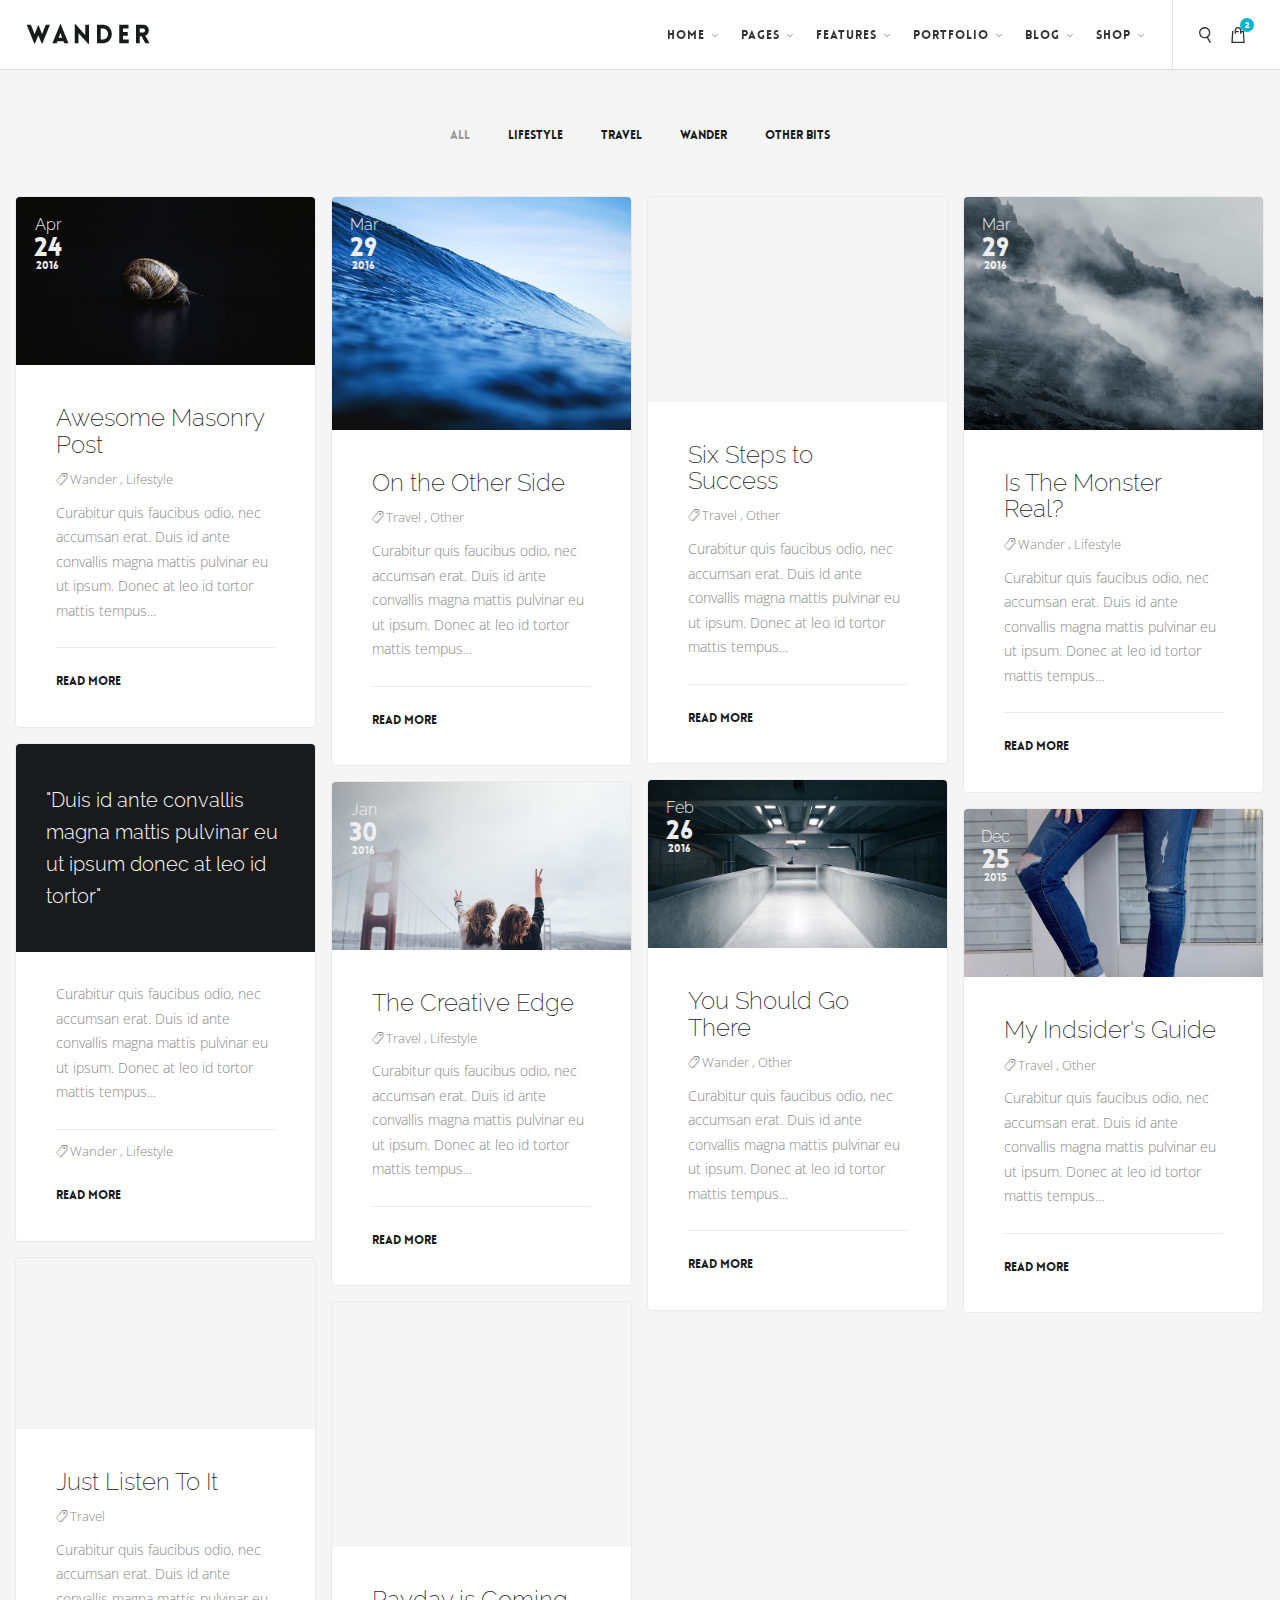
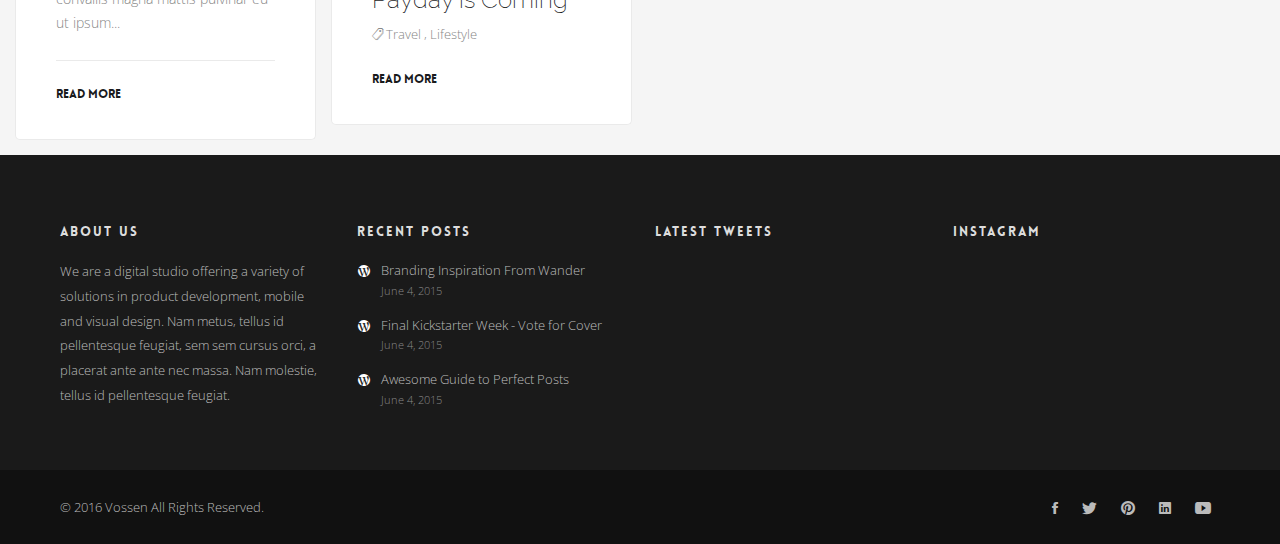
<file: stock/blog-masonry.html>
<!DOCTYPE html>
<html lang="en">
    <head>  
        <meta charset="utf-8">
        <meta http-equiv="X-UA-Compatible" content="IE=edge">
        <meta name="viewport" content="width=device-width, initial-scale=1">
        <title>Wander - Multipurpose HTML Template</title> 
        <link href="img/assets/favicon.png" rel="icon" type="image/png"> 
        <link href="css/plugins.css" rel="stylesheet" type="text/css">   
        <link href="css/theme.css" rel="stylesheet" type="text/css">   
        <link href="css/ionicons.min.css" rel="stylesheet" type="text/css">
        <link href="css/et-line-icons.css" rel="stylesheet" type="text/css">
        <link href="css/themify-icons.css" rel="stylesheet" type="text/css"> 
        <link href="fonts/lovelo/stylesheet.css" rel="stylesheet" type="text/css">
        <link href='https://fonts.googleapis.com/css?family=Raleway:100,200,300,400%7COpen+Sans:400,300' rel='stylesheet' type='text/css'>
        <link href="css/custom.css" rel="stylesheet" type="text/css"> 
        <link href="css/colors/blue.css" id="color-scheme" rel="stylesheet" type="text/css">
    </head>
    <body> 
        
        <!-- Start Header -->
        <nav class="navbar navbar-default fullwidth">
            <div class="container">
                
                <div class="navbar-header">
                    <div class="container">
                        <button type="button" class="navbar-toggle collapsed" data-toggle="collapse" data-target="#navbar" aria-expanded="false" aria-controls="navbar">
                            <span class="sr-only">Toggle navigation</span>
                            <span class="icon-bar top-bar"></span>
                            <span class="icon-bar middle-bar"></span>
                            <span class="icon-bar bottom-bar"></span>
                        </button>
                        <a class="navbar-brand" href="#"><img src="img/assets/logo-light.png" class="logo-light" alt="#"><img src="img/assets/logo-dark.png" class="logo-dark" alt="#"></a> 
                    </div>
                </div>

                <div id="navbar" class="navbar-collapse collapse">
                    <div class="container">
                        <ul class="nav navbar-nav menu-right">
                        
                            <li class="dropdown megamenu"><a class="dropdown-toggle">Home<i class="ti-angle-down"></i></a>
                                <ul class="dropdown-menu fullwidth">
                                    <li class="megamenu-content withdesc">
                                        <div class="row">
                                            <div class="col-md-15 mg-col">
                                                <h5>Home Layouts</h5>
                                                <ul>
                                                    <li><a href="index.html">Home Default</a></li>
                                                    <li><a href="home-landing.html">Home Landing</a></li>
                                                    <li><a href="home-event.html">Home Event</a></li>
                                                    <li><a href="home-agency.html">Home Agency</a></li>
                                                </ul>
                                            </div>
                                            <div class="col-md-15 mg-col">
                                                <h5>Home Layouts</h5>
                                                <ul>
                                                    <li><a href="home-shop.html">Home Shop</a></li>
                                                    <li><a href="home-portfolio.html">Home Portfolio</a></li>
                                                    <li><a href="home-blog.html">Home Blog</a></li>
                                                    <li><a href="home-one-page.html">Home One Page</a></li>
                                                </ul>
                                            </div>
                                            <div class="col-md-15 mg-col">
                                                <h5>Hero Layouts</h5>
                                                <ul>
                                                    <li><a href="home-slider-fullscreen.html">Parallax Slider Fullscreen</a></li>
                                                    <li><a href="home-slider-fullwidth.html">Owl Parallax Slider Fullwidth</a></li>
                                                    <li><a href="home-video-fullscreen.html">Youtube Video Fullscreen</a></li>
                                                    <li><a href="home-video-fullwidth.html">Video Fullwidth</a></li>
                                                </ul>
                                            </div>
                                            <div class="col-md-15 mg-col">
                                                <h5>Hero Layouts</h5>
                                                <ul>
                                                    <li><a href="home-content-slider-fullscreen.html">Content Slider Fullscreen</a></li>
                                                    <li><a href="home-content-slider-fullwidth.html">Owl Content Slider Fullwidth</a></li>
                                                    <li><a href="home-parallax-fullwidth.html">Parallax Image Fullwidth</a></li>
                                                    <li><a href="home-coming-soon.html">Home Coming Soon</a></li>
                                                </ul>
                                            </div>
                                            <div class="col-md-15 mg-col">
                                                <a href="http://themeforest.net/user/vossendesign/portfolio" target="_blank" class="nav-btn-img"><img src="img/assets/nav-btn.png" class="img-responsive"></a>
                                                <a href="http://themeforest.net/user/vossendesign/portfolio" target="_blank" class="btn btn-nav btn-primary">Purchase Now</a>
                                            </div>
                                        </div>
                                    </li>
                                </ul> 
                            </li> 
                            
                            <li class="dropdown"><a class="dropdown-toggle">Pages<i class="ti-angle-down"></i></a> 
                                <ul class="dropdown-menu">    
                                    <li><a href="pages-about-us.html">About Us</a></li> 
                                    <li><a href="pages-about-us-two.html">About Us Two</a></li>
                                    <li><a href="pages-about-me.html">About Me</a></li> 
                                    <li><a href="pages-services.html">Services</a></li> 
                                    <li><a href="pages-services-two.html">Services Two</a></li>   
                                    <li><a href="pages-404.html">404 Page</a></li>
                                    <li><a href="pages-pricing.html">Price List</a></li>
                                    <li class="dropdown dropdown-submenu"><a href="pages-contact-modern.html" class="dropdown-toggle">Contact<i class="ti-angle-right"></i></a>  
                                        <ul class="dropdown-menu">
                                            <li><a href="pages-contact-modern.html">Contact Modern</a></li>
                                            <li><a href="pages-contact-creative.html">Contact Creative</a></li>
                                            <li><a href="pages-contact-simple.html">Contact Simple</a></li>
                                        </ul>
                                    </li> 
                                </ul> 
                            </li>
                            
                            <li class="dropdown megamenu"><a class="dropdown-toggle">Features<i class="ti-angle-down"></i></a> 
                                <ul class="dropdown-menu fullwidth">
                                    <li class="megamenu-content withdesc">
                                        <div class="row">
                                            <div class="col-md-3 mg-col">  
                                                <h5>Interactive</h5>
                                                <ul class="icon-items">
                                                    <li><a href="features-accordions.html"><i class="ion-navicon-round"></i>Accordions</a></li>
                                                    <li><a href="features-tabs.html"><i class="ion-more"></i>Tabs</a></li>
                                                    <li><a href="features-team.html"><i class="icon ion-android-contact"></i>Team</a></li>
                                                    <li><a href="features-google-maps.html"><i class="ion-map"></i>Google Maps</a></li> 
                                                    <li><a href="features-image-columns.html"><i class="ion-image"></i>Image Columns</a></li>
                                                    <li><a href="features-slider-columns.html"><i class="ion-android-image"></i>Slider Columns</a></li>
                                                </ul>
                                            </div>
                                            <div class="col-md-3 mg-col">  
                                                <h5>Powerful</h5>
                                                <ul class="icon-items">
                                                    <li><a href="features-header-styles.html"><i class="ion-navicon-round"></i>Headers</a></li> 
                                                    <li><a href="features-footer-2.html#footer-2"><i class="ion-paper-airplane"></i>Footer Alt</a></li>
                                                    <li><a href="features-buttons.html"><i class="ion-code-working"></i>Buttons</a></li>
                                                    <li><a href="features-boxes.html"><i class="ion-android-expand"></i>Icon & Text Boxes</a></li>
                                                    <li><a href="features-tooltips-labels.html"><i class="ion-compose"></i>Tooltip & Labels</a></li>
                                                    <li><a href="features-countdowns.html"><i class="ion-compass"></i>Countdowns</a></li>
                                                </ul>
                                            </div>
                                            <div class="col-md-3 mg-col">  
                                                <h5>Elegant</h5>
                                                <ul class="icon-items">
                                                    <li><a href="features-typography.html"><i class="ion-asterisk"></i>Typography</a></li>
                                                    <li><a href="features-icons-et-icons.html"><i class="ion-log-in"></i>Et Icons</a></li>
                                                    <li><a href="features-icons-ion.html"><i class="ion-heart"></i>Ion Icons</a></li>
                                                    <li><a href="features-lists.html"><i class="ion-clipboard"></i>Lists</a></li> 
                                                    <li><a href="features-grid.html"><i class="ion-grid"></i>Grid Columns</a></li>
                                                    <li><a href="features-callouts.html"><i class="ion-android-wifi"></i>Callouts</a></li>
                                                    
                                                </ul>
                                            </div>
                                            <div class="col-md-3 mg-col"> 
                                                <h5>Features</h5>
                                                <ul class="icon-items">
                                                    <li><a href="features-features.html"><i class="ion-android-star"></i>Features</a></li> 
                                                    <li><a href="features-progress-bars.html"><i class="ion-wand"></i>Progress Bars</a></li> 
                                                    <li><a href="features-progress-circles.html"><i class="ion-compass"></i>Progress Circles</a></li> 
                                                    <li><a href="features-alerts.html"><i class="ion-radio-waves"></i>Alerts</a></li>
                                                    <li><a href="features-video-embeds.html"><i class="ion-aperture"></i>Videos Embeds</a></li>
                                                    <li><a href="features-sound-embeds.html"><i class="ion-volume-medium"></i>Audio Embeds</a></li>
                                                </ul>
                                            </div>
                                        </div>
                                    </li>
                                </ul> 
                            </li>
                            
                            <li class="dropdown megamenu"><a class="dropdown-toggle">Portfolio<i class="ti-angle-down"></i></a> 
                                <ul class="dropdown-menu fullwidth">
                                    <li class="megamenu-content withdesc">
                                        <div class="row">
                                            <div class="col-md-3 mg-col">  
                                                <h5>Fullwidth</h5>
                                                <ul class="icon-items">
                                                    <li><a href="portfolio-fullwidth-grid.html">Fullwidth Grid</a></li>
                                                    <li><a href="portfolio-fullwidth-masonry.html">Fullwidth Masonry</a></li>
                                                    <li><a href="portfolio-fullwidth-metro.html">Fullwidth Metro</a></li>
                                                    <li><a href="portfolio-fullwidth-no-gutter.html">Fullwidth No Gutter</a></li>
                                                </ul>
                                            </div>
                                            <div class="col-md-3 mg-col">  
                                                <h5>Boxed</h5>
                                                <ul class="icon-items"> 
                                                    <li><a href="portfolio-boxed-grid.html">Boxed Grid</a></li>
                                                    <li><a href="portfolio-boxed-masonry.html">Boxed Masonry</a></li>
                                                    <li><a href="portfolio-boxed-metro.html">Boxed Metro</a></li>
                                                    <li><a href="portfolio-boxed-no-gutter.html">Boxed No Gutter</a></li>
                                                </ul>
                                            </div>
                                            <div class="col-md-3 mg-col">
                                                <h5>Gallery</h5>
                                                <ul class="icon-items">
                                                    <li><a href="portfolio-gallery-images.html">Gallery Images</a></li>
                                                    <li><a href="portfolio-gallery-video.html">Gallery Video</a></li>
                                                    <li><a href="portfolio-gallery-audio.html">Gallery Audio</a></li>
                                                    <li><a href="portfolio-gallery-carousel.html">Gallery Carousel</a></li>
                                                </ul>
                                            </div>
                                            <div class="col-md-3 mg-col">
                                                <h5>Projects</h5>
                                                <ul class="icon-items">
                                                    <li><a href="portfolio-project-carousel.html">Project Carousel</a></li>
                                                    <li><a href="portfolio-project-gallery.html">Project Gallery</a></li>
                                                    <li><a href="portfolio-project-image.html">Project Image</a></li>
                                                    <li><a href="portfolio-project-video.html">Project Video</a></li>
                                                </ul>
                                            </div>
                                        </div>
                                    </li>
                                </ul> 
                            </li> 
                            
                            <li class="dropdown"><a class="dropdown-toggle">Blog<i class="ti-angle-down"></i></a> 
                                <ul class="dropdown-menu">
                                    <li><a href="blog-standard.html">Blog Standard</a></li>
                                    <li><a href="blog-grid.html">Blog Grid</a></li> 
                                    <li><a href="blog-sidebar.html">Blog Sidebar</a></li> 
                                    <li><a href="blog-masonry.html">Blog Masonry</a></li> 
                                    <li><a href="blog-carousel.html">Blog Carousel</a></li>
                                    <li><a href="blog-post-carousel.html">Post Gallery</a></li> 
                                    <li><a href="blog-post-image.html">Post Image</a></li> 
                                    <li><a href="blog-post-audio.html">Post Audio</a></li> 
                                    <li><a href="blog-post-video.html">Post Video</a></li>    
                                </ul>
                            </li>  
                            
                            <li class="dropdown adjust-pos"><a class="dropdown-toggle">Shop<i class="ti-angle-down"></i></a> 
                                <ul class="dropdown-menu">    
                                    <li><a href="shop-fullwidth.html">Shop Fullwidth</a></li> 
                                    <li><a href="shop-standard.html">Shop Standard</a></li>   
                                    <li><a href="shop-boxed.html">Shop Boxed</a></li>
                                    <li><a href="shop-masonry.html">Shop Masonry</a></li>  
                                    <li><a href="shop-product.html">Single Product</a></li>
                                    <li><a href="shop-cart.html">Shop Cart</a></li>
                                    <li><a href="shop-checkout.html">Shop Checkout</a></li> 
                                </ul>
                            </li>
                            
                            <li class="nav-separator"></li>
                            <li class="nav-icon"><a class="popup-with-zoom-anim search" href="#search-modal"><i class="flaticon-search"></i> <span class="hidden-md">Search</span></a></li>
                            <div id="search-modal" class="zoom-anim-dialog mfp-hide"><form><input type="text" id="search-modal-input" placeholder=" Start typing to search..." autocomplete="off"></form></div>
                            <li class="nav-icon dropdown nav-shop-cart">
                                <a class="dropdown-toggle"><i class="flaticon-shop"></i><span class="label-items-in-cart">2</span><span class="hidden-md">Your Bag</span></a>
                                <ul class="dropdown-menu">    
                                    <li>
                                        <span class="nav-cart-item">
                                            <img src="img/shop/5.jpg" alt="#">
                                            <span class="nav-cart-item-info">
                                                <span>Sparrow Ankle Pants</span>
                                                <span class="bold">$49.95</span>
                                            </span>
                                            <button class="nav-cart-remove"><i class="ion-close"></i></button>
                                        </span>
                                        <span class="nav-cart-item">
                                            <img src="img/shop/3.jpg" alt="#">
                                            <span class="nav-cart-item-info">
                                                <span>Jacquelyn Sleeve Top</span>
                                                <span class="bold">$89.95</span>
                                            </span>
                                            <button class="nav-cart-remove"><i class="ion-close"></i></button>
                                        </span>
                                        <span class="nav-cart-total">
                                            <h6 class="bold">Subtotal:<span class="nav-cart-amount">$139.99</span></h6>
                                            <a href="shop-cart.html" class="btn btn-xs btn-nav-cart">View Cart</a>
                                            <a href="shop-cart.html" class="btn btn-xs btn-primary btn-nav-checkout">Checkout</a>
                                        </span>
                                  </li>
                                </ul>
                            </li>
                            
                        </ul>
                        
                    </div>
                </div> 
            </div>
        </nav>
        <!-- End Header -->
        
        <div class="site-wrapper">       
            
            <!-- Portfolio -->
            <section class="blog">
                <div class="container-fluid">
                    <div class="row">    
                        
                        <div class="portfolio-filters-center cbp-l-filters-button" id="js-filters">
                            <div data-filter="*" class="cbp-filter-item-active cbp-filter-item">
                                All 
                            </div>
                            <div data-filter=".lifestyle" class="cbp-filter-item">
                                Lifestyle
                            </div>
                            <div data-filter=".travel" class="cbp-filter-item">
                                Travel
                            </div>
                            <div data-filter=".wander" class="cbp-filter-item">
                                Wander
                            </div>
                            <div data-filter=".other" class="cbp-filter-item">
                                Other Bits
                            </div>
                        </div>
                        
                        <div class="blog-grid blog-columns cbp" id="blog-grid">
        
                            <div class="cbp-item wander lifestyle">
                                <div class="post-date">
                                    <h4 class="month">Apr</h4>
                                    <h3 class="day">24</h3>
                                    <span class="year">2016</span>
                                </div>
                                <a href="blog-post-carousel.html" class="cbp-caption">
                                    <div class="cbp-caption-defaultWrap">
                                        <img src="img/blog/1.jpg">
                                    </div>
                                    <div class="cbp-caption-activeWrap">
                                        <div class="cbp-l-caption-alignCenter">
                                            <div class="cbp-l-caption-body"> 
                                                <div class="cbp-l-caption-desc"><i class="ion-android-more-horizontal"></i></div>
                                            </div>
                                        </div>
                                    </div>
                                </a>
                                <div class="blog-thumb-desc"> 
                                    <a class="link-to-post" href="blog-post-carousel.html"><h4>Awesome Masonry Post</h4></a>
                                    <p class="blog-post-categories">
                                        <span><i class="ion-ios-pricetags-outline"></i></span>
                                        <a href="#">Wander</a>  
                                        <span>,</span>
                                        <a href="#">Lifestyle</a> 
                                    </p>
                                    <p class="excerpt">Curabitur quis faucibus odio, nec accumsan erat. Duis id ante convallis magna mattis pulvinar eu ut ipsum. Donec at leo id tortor mattis tempus...</p>
                                    <a class="read-more-link btn-appear" href="blog-post-carousel.html"><span>Read More <i class="ion-android-arrow-forward"></i></span></a>  
                                </div>
                            </div>
                            
                            <div class="cbp-item travel other">
                                <div class="post-date">
                                    <h4 class="month">Mar</h4>
                                    <h3 class="day">29</h3>
                                    <span class="year">2016</span>
                                </div>
                                <a href="blog-post-video.html" class="cbp-caption">
                                    <div class="cbp-caption-defaultWrap">
                                        <img src="img/blog/11.jpg">
                                    </div>
                                    <div class="cbp-caption-activeWrap">
                                        <div class="cbp-l-caption-alignCenter">
                                            <div class="cbp-l-caption-body"> 
                                                <div class="cbp-l-caption-desc"><i class="ion-ios-play"></i></div>
                                            </div>
                                        </div>
                                    </div>
                                </a>
                                <div class="blog-thumb-desc"> 
                                    <a class="link-to-post" href="blog-post-carousel.html"><h4>On the Other Side</h4></a>
                                    <p class="blog-post-categories">
                                        <span><i class="ion-ios-pricetags-outline"></i></span>
                                        <a href="#">Travel</a>  
                                        <span>,</span>
                                        <a href="#">Other</a> 
                                    </p>
                                    <p class="excerpt">Curabitur quis faucibus odio, nec accumsan erat. Duis id ante convallis magna mattis pulvinar eu ut ipsum. Donec at leo id tortor mattis tempus...</p>
                                    <a class="read-more-link btn-appear" href="blog-post-carousel.html"><span>Read More <i class="ion-android-arrow-forward"></i></span></a>  
                                </div>
                            </div>
                            
                            <div class="cbp-item travel other"> 
                                <div class="cbp-caption">
                                    <iframe width="100%" height="200" scrolling="no" frameborder="no" src="https://w.soundcloud.com/player/?url=https%3A//api.soundcloud.com/tracks/208093589&amp;auto_play=false&amp;hide_related=false&amp;show_comments=true&amp;show_user=true&amp;show_reposts=false&amp;visual=true"></iframe> 
                                </div>
                                <div class="blog-thumb-desc"> 
                                    <a class="link-to-post" href="blog-post-carousel.html"><h4>Six Steps to Success</h4></a>
                                    <p class="blog-post-categories">
                                        <span><i class="ion-ios-pricetags-outline"></i></span>
                                        <a href="#">Travel</a>  
                                        <span>,</span>
                                        <a href="#">Other</a> 
                                    </p>
                                    <p class="excerpt">Curabitur quis faucibus odio, nec accumsan erat. Duis id ante convallis magna mattis pulvinar eu ut ipsum. Donec at leo id tortor mattis tempus...</p>
                                    <a class="read-more-link btn-appear" href="blog-post-carousel.html"><span>Read More <i class="ion-android-arrow-forward"></i></span></a>  
                                </div>
                            </div> 
                            
                            <div class="cbp-item wander lifestyle">
                                <div class="post-date">
                                    <h4 class="month">Mar</h4>
                                    <h3 class="day">29</h3>
                                    <span class="year">2016</span>
                                </div>
                                <a href="blog-post-carousel.html" class="cbp-caption">
                                    <div class="cbp-caption-defaultWrap">
                                        <img src="img/blog/12.jpg">
                                    </div>
                                    <div class="cbp-caption-activeWrap">
                                        <div class="cbp-l-caption-alignCenter">
                                            <div class="cbp-l-caption-body"> 
                                                <div class="cbp-l-caption-desc"><i class="ion-android-more-horizontal"></i></div>
                                            </div>
                                        </div>
                                    </div>
                                </a>
                                <div class="blog-thumb-desc"> 
                                    <a class="link-to-post" href="blog-post-carousel.html"><h4>Is The Monster Real?</h4></a>
                                    <p class="blog-post-categories">
                                        <span><i class="ion-ios-pricetags-outline"></i></span>
                                        <a href="#">Wander</a>  
                                        <span>,</span>
                                        <a href="#">Lifestyle</a> 
                                    </p>
                                    <p class="excerpt">Curabitur quis faucibus odio, nec accumsan erat. Duis id ante convallis magna mattis pulvinar eu ut ipsum. Donec at leo id tortor mattis tempus...</p>
                                    <a class="read-more-link btn-appear" href="blog-post-carousel.html"><span>Read More <i class="ion-android-arrow-forward"></i></span></a>  
                                </div>
                            </div> 
                            
                            <div class="cbp-item wander lifestyle"> 
                                <a href="blog-post-carousel.html" class="cbp-caption">
                                    <div class="cbp-caption-defaultWrap blog-thumb-quote"> 
                                        <h4>"Duis id ante convallis magna mattis pulvinar eu ut ipsum donec at leo id tortor"</h4> 
                                    </div>
                                    <div class="cbp-caption-activeWrap">
                                        <div class="cbp-l-caption-alignCenter">
                                            <div class="cbp-l-caption-body"> 
                                                <div class="cbp-l-caption-desc"><i class="ion-android-more-horizontal"></i></div>
                                            </div>
                                        </div>
                                    </div>
                                </a>
                                <div class="blog-thumb-desc"> 
                                    <p class="excerpt">Curabitur quis faucibus odio, nec accumsan erat. Duis id ante convallis magna mattis pulvinar eu ut ipsum. Donec at leo id tortor mattis tempus...</p>
                                    <p class="blog-post-categories">
                                        <span><i class="ion-ios-pricetags-outline"></i></span>
                                        <a href="#">Wander</a>  
                                        <span>,</span>
                                        <a href="#">Lifestyle</a> 
                                    </p>
                                    <a class="read-more-link btn-appear" href="blog-post-carousel.html"><span>Read More <i class="ion-android-arrow-forward"></i></span></a>  
                                </div>
                            </div>
                            
                            <div class="cbp-item wander other">
                                <div class="post-date">
                                    <h4 class="month">Feb</h4>
                                    <h3 class="day">26</h3>
                                    <span class="year">2016</span>
                                </div>
                                <a href="blog-post-carousel.html" class="cbp-caption">
                                    <div class="cbp-caption-defaultWrap">
                                        <img src="img/blog/6.jpg">
                                    </div>
                                    <div class="cbp-caption-activeWrap">
                                        <div class="cbp-l-caption-alignCenter">
                                            <div class="cbp-l-caption-body"> 
                                                <div class="cbp-l-caption-desc"><i class="ion-android-more-horizontal"></i></div>
                                            </div>
                                        </div>
                                    </div>
                                </a>
                                <div class="blog-thumb-desc"> 
                                    <a class="link-to-post" href="blog-post-carousel.html"><h4>You Should Go There</h4></a>
                                    <p class="blog-post-categories">
                                        <span><i class="ion-ios-pricetags-outline"></i></span>
                                        <a href="#">Wander</a>  
                                        <span>,</span>
                                        <a href="#">Other</a> 
                                    </p>
                                    <p class="excerpt">Curabitur quis faucibus odio, nec accumsan erat. Duis id ante convallis magna mattis pulvinar eu ut ipsum. Donec at leo id tortor mattis tempus...</p>
                                    <a class="read-more-link btn-appear" href="blog-post-carousel.html"><span>Read More <i class="ion-android-arrow-forward"></i></span></a>  
                                </div>
                            </div>
                            
                            <div class="cbp-item travel lifestyle">
                                <div class="post-date">
                                    <h4 class="month">Jan</h4>
                                    <h3 class="day">30</h3>
                                    <span class="year">2016</span>
                                </div>
                                <a href="blog-post-carousel.html" class="cbp-caption">
                                    <div class="cbp-caption-defaultWrap">
                                        <img src="img/blog/7.jpg">
                                    </div>
                                    <div class="cbp-caption-activeWrap">
                                        <div class="cbp-l-caption-alignCenter">
                                            <div class="cbp-l-caption-body"> 
                                                <div class="cbp-l-caption-desc"><i class="ion-ios-play"></i></div>
                                            </div>
                                        </div>
                                    </div>
                                </a>
                                <div class="blog-thumb-desc"> 
                                    <a class="link-to-post" href="blog-post-carousel.html"><h4>The Creative Edge</h4></a>
                                    <p class="blog-post-categories">
                                        <span><i class="ion-ios-pricetags-outline"></i></span>
                                        <a href="#">Travel</a>  
                                        <span>,</span>
                                        <a href="#">Lifestyle</a> 
                                    </p>
                                    <p class="excerpt">Curabitur quis faucibus odio, nec accumsan erat. Duis id ante convallis magna mattis pulvinar eu ut ipsum. Donec at leo id tortor mattis tempus...</p>
                                    <a class="read-more-link btn-appear" href="blog-post-carousel.html"><span>Read More <i class="ion-android-arrow-forward"></i></span></a>  
                                </div>
                            </div>
                            
                            <div class="cbp-item travel other">
                                <div class="post-date">
                                    <h4 class="month">Dec</h4>
                                    <h3 class="day">25</h3>
                                    <span class="year">2015</span>
                                </div>
                                <a href="blog-post-carousel.html" class="cbp-caption">
                                    <div class="cbp-caption-defaultWrap">
                                        <img src="img/blog/8.jpg">
                                    </div>
                                    <div class="cbp-caption-activeWrap">
                                        <div class="cbp-l-caption-alignCenter">
                                            <div class="cbp-l-caption-body"> 
                                                <div class="cbp-l-caption-desc"><i class="ion-android-more-horizontal"></i></div>
                                            </div>
                                        </div>
                                    </div>
                                </a>
                                <div class="blog-thumb-desc"> 
                                    <a class="link-to-post" href="blog-post-carousel.html"><h4>My Indsider's Guide</h4></a>
                                    <p class="blog-post-categories">
                                        <span><i class="ion-ios-pricetags-outline"></i></span>
                                        <a href="#">Travel</a>  
                                        <span>,</span>
                                        <a href="#">Other</a> 
                                    </p>
                                    <p class="excerpt">Curabitur quis faucibus odio, nec accumsan erat. Duis id ante convallis magna mattis pulvinar eu ut ipsum. Donec at leo id tortor mattis tempus...</p>
                                    <a class="read-more-link btn-appear" href="blog-post-carousel.html"><span>Read More <i class="ion-android-arrow-forward"></i></span></a>  
                                </div>
                            </div>
                            
                            <div class="cbp-item travel">
                                <div class="cbp-caption">
                                    <iframe width="100%" height="166" scrolling="no" frameborder="no" src="https://w.soundcloud.com/player/?url=https%3A//api.soundcloud.com/tracks/208093589&amp;color=0cb4ce&amp;auto_play=false&amp;hide_related=false&amp;show_comments=true&amp;show_user=true&amp;show_reposts=false"></iframe>
                                </div>
                                <div class="blog-thumb-desc"> 
                                    <a class="link-to-post" href="blog-post-carousel.html"><h4>Just Listen To It</h4></a>
                                    <p class="blog-post-categories">
                                        <span><i class="ion-ios-pricetags-outline"></i></span>
                                        <a href="#">Travel</a>    
                                    </p>
                                    <p class="excerpt">Curabitur quis faucibus odio, nec accumsan erat. Duis id ante convallis magna mattis pulvinar eu ut ipsum...</p>
                                    <a class="read-more-link btn-appear" href="blog-post-carousel.html"><span>Read More <i class="ion-android-arrow-forward"></i></span></a>  
                                </div>
                            </div> 
                            
                            <div class="cbp-item travel">
                                <div class="cbp-caption"> 
                                    <iframe width="100%" height="240" scrolling="no" frameborder="no" src="https://w.soundcloud.com/player/?url=https%3A//api.soundcloud.com/tracks/246576034&amp;auto_play=false&amp;hide_related=false&amp;show_comments=true&amp;show_user=true&amp;show_reposts=false&amp;visual=true"></iframe>  
                                </div>
                                <div class="blog-thumb-desc"> 
                                    <a class="link-to-post" href="blog-post-carousel.html"><h4>Payday is Coming</h4></a> 
                                    <p class="blog-post-categories">
                                        <span><i class="ion-ios-pricetags-outline"></i></span>
                                        <a href="#">Travel</a>  
                                        <span>,</span>
                                        <a href="#">Lifestyle</a> 
                                    </p>
                                    <a class="read-more-link btn-appear" href="blog-post-carousel.html"><span>Read More <i class="ion-android-arrow-forward"></i></span></a>  
                                </div>
                            </div>  
                            
                        </div> 
                        
                    </div>
                </div>
            </section>            
            <!-- End Portfolio -->   
            
			<!-- Footer One -->
        <footer id="footer-1">

            <div class="footer-columns">
                <div class="container">
                    <div class="row">

                        <div class="col-md-3">
                            <h4 class="subheading">About Us</h4>
                            <p>We are a digital studio offering a variety of solutions in product development, mobile and visual design. Nam metus, tellus id pellentesque feugiat, sem sem cursus orci, a placerat ante ante nec massa. Nam molestie, tellus id pellentesque feugiat.</p> 
                        </div>

                        <div class="col-md-3">
                            <h4 class="subheading">Recent Posts</h4>
                            <ul class="footer-recent-posts">
                                <li><a href="blog-post-carousel.html">Branding Inspiration From Wander</a><span class="recent-post-date">June 4, 2015</span></li>
                                <li><a href="blog-post-video.html">Final Kickstarter Week - Vote for Cover</a><span class="recent-post-date">June 4, 2015</span></li>
                                <li><a href="blog-grid.html">Awesome Guide to Perfect Posts</a><span class="recent-post-date">June 4, 2015</span></li>
                            </ul>
                        </div>

                        <div class="col-md-3">
                            <h4 class="subheading">Latest Tweets</h4>  
                            <div id="twitter-feed" data-twitter-widget-id="455427632419442688"></div> 
                        </div>

                        <div class="col-md-3">
                            <h4 class="subheading">Instagram</h4>
                            <div id="instagram-feed" data-instagram-username="vossen_inc"><ul></ul></div>
                        </div>

                    </div>
                </div>  
            </div>

            <div class="footer-copyright">
                <div class="container">
                    <div class="row">

                        <div class="col-md-6 col-sm-12">
                            <p>© 2016 <a href="index.html" class="logo">Vossen</a> All Rights Reserved. </p>
                        </div>
                        <div class="col-md-6 col-sm-12">
                            <ul class="social-icons">
                                <li><a href="#"><i class="icon ion-social-facebook"></i></a></li>
                                <li><a href="#"><i class="icon ion-social-twitter"></i></a></li> 	 
                                <li><a href="#"><i class="icon ion-social-pinterest"></i></a></li>  
                                <li><a href="#"><i class="icon ion-social-linkedin"></i></a></li>   
                                <li><a href="#"><i class="icon ion-social-youtube"></i></a></li>
                            </ul>
                        </div>
                    </div>
                </div>
            </div>

        </footer>
        <!-- End Footer One -->

        <!-- Start Back To Top -->
        <a id="back-to-top"><i class="icon ion-chevron-up"></i></a>
        <!-- End Back To Top --> 
        
        <!-- Scripts -->
        <script src="js/jquery.min.js"></script>
        <script src="js/plugins.js"></script>
        <script src="js/scripts.js"></script>

    </body>
</html>
</file>
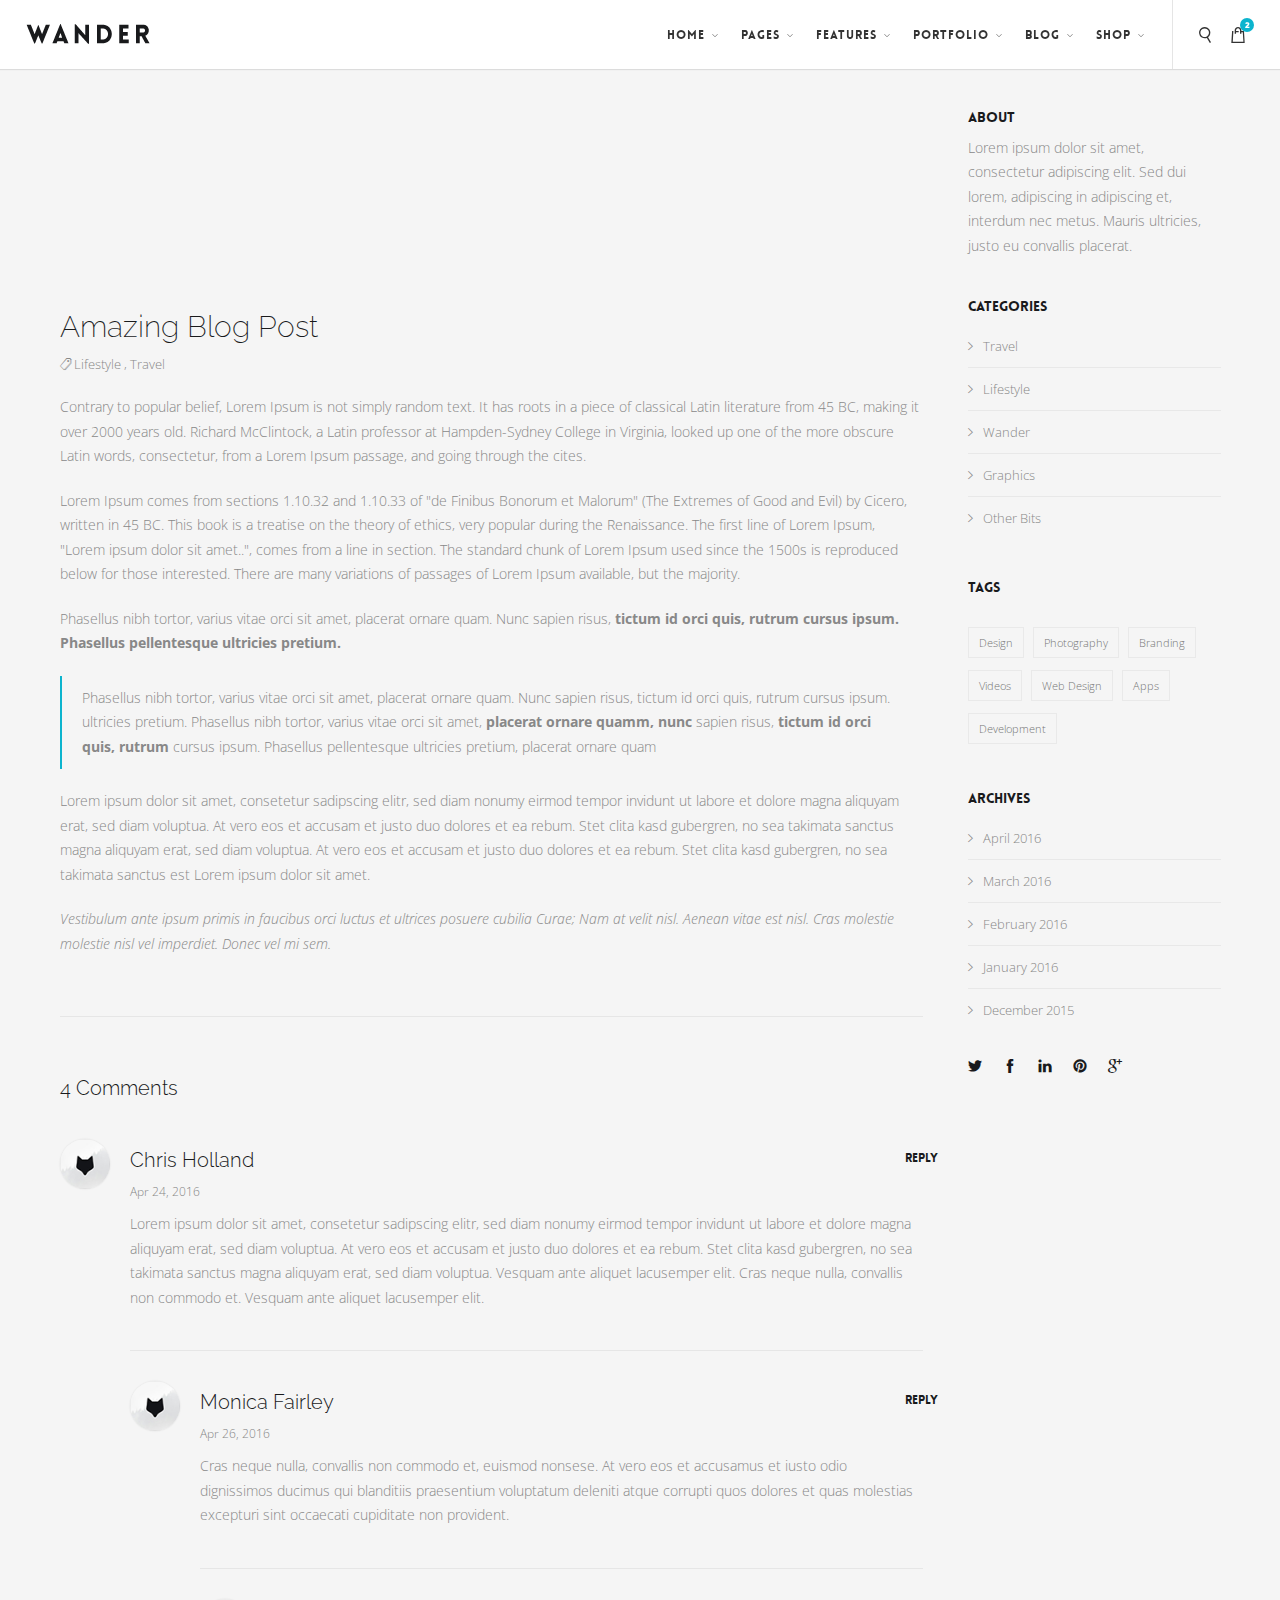
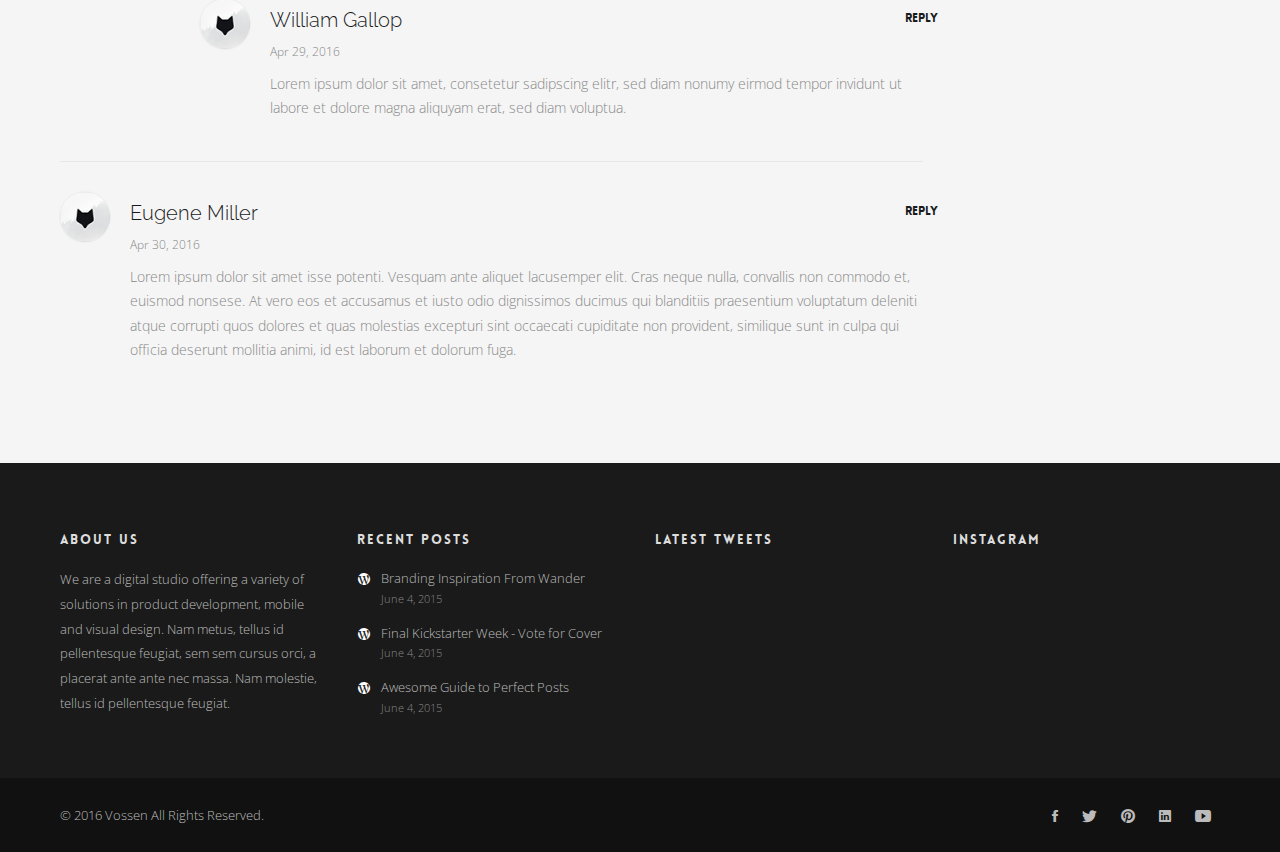
<file: stock/blog-post-audio.html>
<!DOCTYPE html>
<html lang="en">
    <head>  
        <meta charset="utf-8">
        <meta http-equiv="X-UA-Compatible" content="IE=edge">
        <meta name="viewport" content="width=device-width, initial-scale=1">
        <title>Wander - Multipurpose HTML Template</title> 
        <link href="img/assets/favicon.png" rel="icon" type="image/png"> 
        <link href="css/plugins.css" rel="stylesheet" type="text/css">   
        <link href="css/theme.css" rel="stylesheet" type="text/css">   
        <link href="css/ionicons.min.css" rel="stylesheet" type="text/css">
        <link href="css/et-line-icons.css" rel="stylesheet" type="text/css">
        <link href="css/themify-icons.css" rel="stylesheet" type="text/css"> 
        <link href="fonts/lovelo/stylesheet.css" rel="stylesheet" type="text/css">
        <link href='https://fonts.googleapis.com/css?family=Raleway:100,200,300,400%7COpen+Sans:400,300' rel='stylesheet' type='text/css'>
        <link href="css/custom.css" rel="stylesheet" type="text/css"> 
        <link href="css/colors/blue.css" id="color-scheme" rel="stylesheet" type="text/css">
    </head>
    <body> 
        
        <!-- Start Header -->
        <nav class="navbar navbar-default fullwidth">
            <div class="container">
                
                <div class="navbar-header">
                    <div class="container">
                        <button type="button" class="navbar-toggle collapsed" data-toggle="collapse" data-target="#navbar" aria-expanded="false" aria-controls="navbar">
                            <span class="sr-only">Toggle navigation</span>
                            <span class="icon-bar top-bar"></span>
                            <span class="icon-bar middle-bar"></span>
                            <span class="icon-bar bottom-bar"></span>
                        </button>
                        <a class="navbar-brand" href="#"><img src="img/assets/logo-light.png" class="logo-light" alt="#"><img src="img/assets/logo-dark.png" class="logo-dark" alt="#"></a> 
                    </div>
                </div>

                <div id="navbar" class="navbar-collapse collapse">
                    <div class="container">
                        <ul class="nav navbar-nav menu-right">
                        
                            <li class="dropdown megamenu"><a class="dropdown-toggle">Home<i class="ti-angle-down"></i></a>
                                <ul class="dropdown-menu fullwidth">
                                    <li class="megamenu-content withdesc">
                                        <div class="row">
                                            <div class="col-md-15 mg-col">
                                                <h5>Home Layouts</h5>
                                                <ul>
                                                    <li><a href="index.html">Home Default</a></li>
                                                    <li><a href="home-landing.html">Home Landing</a></li>
                                                    <li><a href="home-event.html">Home Event</a></li>
                                                    <li><a href="home-agency.html">Home Agency</a></li>
                                                </ul>
                                            </div>
                                            <div class="col-md-15 mg-col">
                                                <h5>Home Layouts</h5>
                                                <ul>
                                                    <li><a href="home-shop.html">Home Shop</a></li>
                                                    <li><a href="home-portfolio.html">Home Portfolio</a></li>
                                                    <li><a href="home-blog.html">Home Blog</a></li>
                                                    <li><a href="home-one-page.html">Home One Page</a></li>
                                                </ul>
                                            </div>
                                            <div class="col-md-15 mg-col">
                                                <h5>Hero Layouts</h5>
                                                <ul>
                                                    <li><a href="home-slider-fullscreen.html">Parallax Slider Fullscreen</a></li>
                                                    <li><a href="home-slider-fullwidth.html">Owl Parallax Slider Fullwidth</a></li>
                                                    <li><a href="home-video-fullscreen.html">Youtube Video Fullscreen</a></li>
                                                    <li><a href="home-video-fullwidth.html">Video Fullwidth</a></li>
                                                </ul>
                                            </div>
                                            <div class="col-md-15 mg-col">
                                                <h5>Hero Layouts</h5>
                                                <ul>
                                                    <li><a href="home-content-slider-fullscreen.html">Content Slider Fullscreen</a></li>
                                                    <li><a href="home-content-slider-fullwidth.html">Owl Content Slider Fullwidth</a></li>
                                                    <li><a href="home-parallax-fullwidth.html">Parallax Image Fullwidth</a></li>
                                                    <li><a href="home-coming-soon.html">Home Coming Soon</a></li>
                                                </ul>
                                            </div>
                                            <div class="col-md-15 mg-col">
                                                <a href="http://themeforest.net/user/vossendesign/portfolio" target="_blank" class="nav-btn-img"><img src="img/assets/nav-btn.png" class="img-responsive"></a>
                                                <a href="http://themeforest.net/user/vossendesign/portfolio" target="_blank" class="btn btn-nav btn-primary">Purchase Now</a>
                                            </div>
                                        </div>
                                    </li>
                                </ul> 
                            </li> 
                            
                            <li class="dropdown"><a class="dropdown-toggle">Pages<i class="ti-angle-down"></i></a> 
                                <ul class="dropdown-menu">    
                                    <li><a href="pages-about-us.html">About Us</a></li> 
                                    <li><a href="pages-about-us-two.html">About Us Two</a></li>
                                    <li><a href="pages-about-me.html">About Me</a></li> 
                                    <li><a href="pages-services.html">Services</a></li> 
                                    <li><a href="pages-services-two.html">Services Two</a></li>   
                                    <li><a href="pages-404.html">404 Page</a></li>
                                    <li><a href="pages-pricing.html">Price List</a></li>
                                    <li class="dropdown dropdown-submenu"><a href="pages-contact-modern.html" class="dropdown-toggle">Contact<i class="ti-angle-right"></i></a>  
                                        <ul class="dropdown-menu">
                                            <li><a href="pages-contact-modern.html">Contact Modern</a></li>
                                            <li><a href="pages-contact-creative.html">Contact Creative</a></li>
                                            <li><a href="pages-contact-simple.html">Contact Simple</a></li>
                                        </ul>
                                    </li> 
                                </ul> 
                            </li>
                            
                            <li class="dropdown megamenu"><a class="dropdown-toggle">Features<i class="ti-angle-down"></i></a> 
                                <ul class="dropdown-menu fullwidth">
                                    <li class="megamenu-content withdesc">
                                        <div class="row">
                                            <div class="col-md-3 mg-col">  
                                                <h5>Interactive</h5>
                                                <ul class="icon-items">
                                                    <li><a href="features-accordions.html"><i class="ion-navicon-round"></i>Accordions</a></li>
                                                    <li><a href="features-tabs.html"><i class="ion-more"></i>Tabs</a></li>
                                                    <li><a href="features-team.html"><i class="icon ion-android-contact"></i>Team</a></li>
                                                    <li><a href="features-google-maps.html"><i class="ion-map"></i>Google Maps</a></li> 
                                                    <li><a href="features-image-columns.html"><i class="ion-image"></i>Image Columns</a></li>
                                                    <li><a href="features-slider-columns.html"><i class="ion-android-image"></i>Slider Columns</a></li>
                                                </ul>
                                            </div>
                                            <div class="col-md-3 mg-col">  
                                                <h5>Powerful</h5>
                                                <ul class="icon-items">
                                                    <li><a href="features-header-styles.html"><i class="ion-navicon-round"></i>Headers</a></li> 
                                                    <li><a href="features-footer-2.html#footer-2"><i class="ion-paper-airplane"></i>Footer Alt</a></li>
                                                    <li><a href="features-buttons.html"><i class="ion-code-working"></i>Buttons</a></li>
                                                    <li><a href="features-boxes.html"><i class="ion-android-expand"></i>Icon & Text Boxes</a></li>
                                                    <li><a href="features-tooltips-labels.html"><i class="ion-compose"></i>Tooltip & Labels</a></li>
                                                    <li><a href="features-countdowns.html"><i class="ion-compass"></i>Countdowns</a></li>
                                                </ul>
                                            </div>
                                            <div class="col-md-3 mg-col">  
                                                <h5>Elegant</h5>
                                                <ul class="icon-items">
                                                    <li><a href="features-typography.html"><i class="ion-asterisk"></i>Typography</a></li>
                                                    <li><a href="features-icons-et-icons.html"><i class="ion-log-in"></i>Et Icons</a></li>
                                                    <li><a href="features-icons-ion.html"><i class="ion-heart"></i>Ion Icons</a></li>
                                                    <li><a href="features-lists.html"><i class="ion-clipboard"></i>Lists</a></li> 
                                                    <li><a href="features-grid.html"><i class="ion-grid"></i>Grid Columns</a></li>
                                                    <li><a href="features-callouts.html"><i class="ion-android-wifi"></i>Callouts</a></li>
                                                    
                                                </ul>
                                            </div>
                                            <div class="col-md-3 mg-col"> 
                                                <h5>Features</h5>
                                                <ul class="icon-items">
                                                    <li><a href="features-features.html"><i class="ion-android-star"></i>Features</a></li> 
                                                    <li><a href="features-progress-bars.html"><i class="ion-wand"></i>Progress Bars</a></li> 
                                                    <li><a href="features-progress-circles.html"><i class="ion-compass"></i>Progress Circles</a></li> 
                                                    <li><a href="features-alerts.html"><i class="ion-radio-waves"></i>Alerts</a></li>
                                                    <li><a href="features-video-embeds.html"><i class="ion-aperture"></i>Videos Embeds</a></li>
                                                    <li><a href="features-sound-embeds.html"><i class="ion-volume-medium"></i>Audio Embeds</a></li>
                                                </ul>
                                            </div>
                                        </div>
                                    </li>
                                </ul> 
                            </li>
                            
                            <li class="dropdown megamenu"><a class="dropdown-toggle">Portfolio<i class="ti-angle-down"></i></a> 
                                <ul class="dropdown-menu fullwidth">
                                    <li class="megamenu-content withdesc">
                                        <div class="row">
                                            <div class="col-md-3 mg-col">  
                                                <h5>Fullwidth</h5>
                                                <ul class="icon-items">
                                                    <li><a href="portfolio-fullwidth-grid.html">Fullwidth Grid</a></li>
                                                    <li><a href="portfolio-fullwidth-masonry.html">Fullwidth Masonry</a></li>
                                                    <li><a href="portfolio-fullwidth-metro.html">Fullwidth Metro</a></li>
                                                    <li><a href="portfolio-fullwidth-no-gutter.html">Fullwidth No Gutter</a></li>
                                                </ul>
                                            </div>
                                            <div class="col-md-3 mg-col">  
                                                <h5>Boxed</h5>
                                                <ul class="icon-items"> 
                                                    <li><a href="portfolio-boxed-grid.html">Boxed Grid</a></li>
                                                    <li><a href="portfolio-boxed-masonry.html">Boxed Masonry</a></li>
                                                    <li><a href="portfolio-boxed-metro.html">Boxed Metro</a></li>
                                                    <li><a href="portfolio-boxed-no-gutter.html">Boxed No Gutter</a></li>
                                                </ul>
                                            </div>
                                            <div class="col-md-3 mg-col">
                                                <h5>Gallery</h5>
                                                <ul class="icon-items">
                                                    <li><a href="portfolio-gallery-images.html">Gallery Images</a></li>
                                                    <li><a href="portfolio-gallery-video.html">Gallery Video</a></li>
                                                    <li><a href="portfolio-gallery-audio.html">Gallery Audio</a></li>
                                                    <li><a href="portfolio-gallery-carousel.html">Gallery Carousel</a></li>
                                                </ul>
                                            </div>
                                            <div class="col-md-3 mg-col">
                                                <h5>Projects</h5>
                                                <ul class="icon-items">
                                                    <li><a href="portfolio-project-carousel.html">Project Carousel</a></li>
                                                    <li><a href="portfolio-project-gallery.html">Project Gallery</a></li>
                                                    <li><a href="portfolio-project-image.html">Project Image</a></li>
                                                    <li><a href="portfolio-project-video.html">Project Video</a></li>
                                                </ul>
                                            </div>
                                        </div>
                                    </li>
                                </ul> 
                            </li> 
                            
                            <li class="dropdown"><a class="dropdown-toggle">Blog<i class="ti-angle-down"></i></a> 
                                <ul class="dropdown-menu">
                                    <li><a href="blog-standard.html">Blog Standard</a></li>
                                    <li><a href="blog-grid.html">Blog Grid</a></li> 
                                    <li><a href="blog-sidebar.html">Blog Sidebar</a></li> 
                                    <li><a href="blog-masonry.html">Blog Masonry</a></li> 
                                    <li><a href="blog-carousel.html">Blog Carousel</a></li>
                                    <li><a href="blog-post-carousel.html">Post Gallery</a></li> 
                                    <li><a href="blog-post-image.html">Post Image</a></li> 
                                    <li><a href="blog-post-audio.html">Post Audio</a></li> 
                                    <li><a href="blog-post-video.html">Post Video</a></li>    
                                </ul>
                            </li>  
                            
                            <li class="dropdown adjust-pos"><a class="dropdown-toggle">Shop<i class="ti-angle-down"></i></a> 
                                <ul class="dropdown-menu">    
                                    <li><a href="shop-fullwidth.html">Shop Fullwidth</a></li> 
                                    <li><a href="shop-standard.html">Shop Standard</a></li>   
                                    <li><a href="shop-boxed.html">Shop Boxed</a></li>
                                    <li><a href="shop-masonry.html">Shop Masonry</a></li>  
                                    <li><a href="shop-product.html">Single Product</a></li>
                                    <li><a href="shop-cart.html">Shop Cart</a></li>
                                    <li><a href="shop-checkout.html">Shop Checkout</a></li> 
                                </ul>
                            </li>
                            
                            <li class="nav-separator"></li>
                            <li class="nav-icon"><a class="popup-with-zoom-anim search" href="#search-modal"><i class="flaticon-search"></i> <span class="hidden-md">Search</span></a></li>
                            <div id="search-modal" class="zoom-anim-dialog mfp-hide"><form><input type="text" id="search-modal-input" placeholder=" Start typing to search..." autocomplete="off"></form></div>
                            <li class="nav-icon dropdown nav-shop-cart">
                                <a class="dropdown-toggle"><i class="flaticon-shop"></i><span class="label-items-in-cart">2</span><span class="hidden-md">Your Bag</span></a>
                                <ul class="dropdown-menu">    
                                    <li>
                                        <span class="nav-cart-item">
                                            <img src="img/shop/5.jpg" alt="#">
                                            <span class="nav-cart-item-info">
                                                <span>Sparrow Ankle Pants</span>
                                                <span class="bold">$49.95</span>
                                            </span>
                                            <button class="nav-cart-remove"><i class="ion-close"></i></button>
                                        </span>
                                        <span class="nav-cart-item">
                                            <img src="img/shop/3.jpg" alt="#">
                                            <span class="nav-cart-item-info">
                                                <span>Jacquelyn Sleeve Top</span>
                                                <span class="bold">$89.95</span>
                                            </span>
                                            <button class="nav-cart-remove"><i class="ion-close"></i></button>
                                        </span>
                                        <span class="nav-cart-total">
                                            <h6 class="bold">Subtotal:<span class="nav-cart-amount">$139.99</span></h6>
                                            <a href="shop-cart.html" class="btn btn-xs btn-nav-cart">View Cart</a>
                                            <a href="shop-cart.html" class="btn btn-xs btn-primary btn-nav-checkout">Checkout</a>
                                        </span>
                                  </li>
                                </ul>
                            </li>
                            
                        </ul>
                        
                    </div>
                </div> 
            </div>
        </nav>
        <!-- End Header -->
            
        <section class="blog">
            <div class="container">
                <div class="row">

                    <!-- Blog Content -->
                    <div class="col-md-9">

                        <div class="blog-post"> 
                            <iframe width="100%" height="166" scrolling="no" frameborder="no" src="https://w.soundcloud.com/player/?url=https%3A//api.soundcloud.com/tracks/208093589&amp;color=0cb4ce&amp;auto_play=false&amp;hide_related=false&amp;show_comments=true&amp;show_user=true&amp;show_reposts=false"></iframe>
                            <a class="link-to-post" href="#"><h3>Amazing Blog Post</h3></a>
                            <p class="blog-post-categories">
                                <span><i class="ion-ios-pricetags-outline"></i></span>
                                <a href="#">Lifestyle</a>  
                                <span>,</span>
                                <a href="#">Travel</a> 
                            </p> 
                            <p>Contrary to popular belief, Lorem Ipsum is not simply random text. It has roots in a piece of classical Latin literature from 45 BC, making it over 2000 years old. Richard McClintock, a Latin professor at Hampden-Sydney College in Virginia, looked up one of the more obscure Latin words, consectetur, from a Lorem Ipsum passage, and going through the cites.</p>
                            <p>Lorem Ipsum comes from sections 1.10.32 and 1.10.33 of "de Finibus Bonorum et Malorum" (The Extremes of Good and Evil) by Cicero, written in 45 BC. This book is a treatise on the theory of ethics, very popular during the Renaissance. The first line of Lorem Ipsum, "Lorem ipsum dolor sit amet..", comes from a line in section. The standard chunk of Lorem Ipsum used since the 1500s is reproduced below for those interested. There are many variations of passages of Lorem Ipsum available, but the majority.</p>
                            <p>Phasellus nibh tortor, varius vitae orci sit amet, placerat ornare quam. Nunc sapien risus, <strong>tictum id orci quis, rutrum cursus ipsum. Phasellus pellentesque ultricies pretium.</strong></p>

                            <blockquote><p>Phasellus nibh tortor, varius vitae orci sit amet, placerat ornare quam. Nunc sapien risus, tictum id orci quis, rutrum cursus ipsum. ultricies pretium. Phasellus nibh tortor, varius vitae orci sit amet, <strong>placerat ornare quamm, nunc</strong> sapien risus, <strong>tictum id orci quis, rutrum</strong> cursus ipsum. Phasellus pellentesque ultricies pretium, placerat ornare quam</p></blockquote>

                            <p>Lorem ipsum dolor sit amet, consetetur sadipscing elitr, sed diam nonumy eirmod tempor invidunt ut labore et dolore magna aliquyam erat, sed diam voluptua. At vero eos et accusam et justo duo <a href="#">dolores et ea</a> rebum. Stet clita kasd gubergren, no sea takimata sanctus <a href="#">magna aliquyam erat</a>, sed diam voluptua. At vero eos et accusam et justo duo dolores et ea rebum. Stet clita kasd gubergren, no sea takimata sanctus est Lorem ipsum dolor sit amet.<p>  

                            <p><em>Vestibulum ante ipsum primis in faucibus orci luctus et ultrices posuere cubilia Curae; Nam at velit nisl. Aenean vitae est nisl. Cras molestie molestie nisl vel imperdiet. Donec vel mi sem.</em></p>

                        </div> 


                        <!-- Comments -->
                        <div class="comments">

                            <h4 class="comments-title">4 Comments</h4>
                            <div class="comment first depth-1">
                                <a class="pull-left" href="#">
                                    <img class="avatar" src="img/assets/avatar.jpg" alt="">
                                </a>
                                <div class="comment-body">
                                    <a class="comment-reply" href="#">Reply</a>
                                    <h4 class="comment-heading">Chris Holland</h4> 
                                    <p class="comment-time">Apr 24, 2016</p>
                                    <p>Lorem ipsum dolor sit amet, consetetur sadipscing elitr, sed diam nonumy eirmod tempor invidunt ut labore et dolore magna aliquyam erat, sed diam voluptua. At vero eos et accusam et justo duo dolores et ea rebum. Stet clita kasd gubergren, no sea takimata sanctus magna aliquyam erat, sed diam voluptua. Vesquam ante aliquet lacusemper elit. Cras neque nulla, convallis non commodo et. Vesquam ante aliquet lacusemper elit.</p> 
                                </div>
                            </div>   

                            <div class="comment depth-2">
                                <a class="pull-left" href="#">
                                    <img class="avatar" src="img/assets/avatar.jpg" alt="">
                                </a>
                                <div class="comment-body">
                                    <a class="comment-reply" href="#">Reply</a>
                                    <h4 class="comment-heading">Monica Fairley</h4> 
                                    <p class="comment-time">Apr 26, 2016</p>
                                    <p>Cras neque nulla, convallis non commodo et, euismod nonsese. At vero eos et accusamus et iusto odio dignissimos ducimus qui blanditiis praesentium voluptatum deleniti atque corrupti quos dolores et quas molestias excepturi sint occaecati cupiditate non provident.</p> 
                                </div>
                            </div>  

                            <div class="comment depth-3">
                                <a class="pull-left" href="#">
                                    <img class="avatar" src="img/assets/avatar.jpg" alt="">
                                </a>
                                <div class="comment-body">
                                    <a class="comment-reply" href="#">Reply</a>
                                    <h4 class="comment-heading">William Gallop</h4> 
                                    <p class="comment-time">Apr 29, 2016</p> 
                                    <p>Lorem ipsum dolor sit amet, consetetur sadipscing elitr, sed diam nonumy eirmod tempor invidunt ut labore et dolore magna aliquyam erat, sed diam voluptua.</p> 
                                </div>
                            </div>  

                            <div class="comment depth-1">
                                <a class="pull-left" href="#">
                                    <img class="avatar" src="img/assets/avatar.jpg" alt="">
                                </a>
                                <div class="comment-body">
                                    <a class="comment-reply" href="#">Reply</a>
                                    <h4 class="comment-heading">Eugene Miller</h4> 
                                    <p class="comment-time">Apr 30, 2016</p>
                                    <p>Lorem ipsum dolor sit amet isse potenti. Vesquam ante aliquet lacusemper elit. Cras neque nulla, convallis non commodo et, euismod nonsese. At vero eos et accusamus et iusto odio dignissimos ducimus qui blanditiis praesentium voluptatum deleniti atque corrupti quos dolores et quas molestias excepturi sint occaecati cupiditate non provident, similique sunt in culpa qui officia deserunt mollitia animi, id est laborum et dolorum fuga.</p> 
                                </div>
                            </div> 

                        </div>

                    </div>
                    <!-- End Blog Content -->

                    <!-- Sidebar -->
                    <div class="col-md-3 sidebar"> 

                        <div class="blog-widget">
                            <h5>About</h5>
                            <p>Lorem ipsum dolor sit amet, consectetur adipiscing elit. Sed dui lorem, adipiscing in adipiscing et, interdum nec metus. Mauris ultricies, justo eu convallis placerat.</p>
                        </div>  

                        <div class="blog-widget">
                            <h5>Categories</h5>
                            <ul class="category-list list-icons">
                                <li><a href="#"><i class="ion-ios-arrow-right"></i>Travel</a></li>
                                <li><a href="#"><i class="ion-ios-arrow-right"></i>Lifestyle</a></li>
                                <li><a href="#"><i class="ion-ios-arrow-right"></i>Wander</a></li>  
                                <li><a href="#"><i class="ion-ios-arrow-right"></i>Graphics</a></li>
                                <li><a href="#"><i class="ion-ios-arrow-right"></i>Other Bits</a></li>
                            </ul> 
                        </div> 

                        <div class="blog-widget blog-tags">
                            <h5>Tags</h5>
                            <ul class="tags-list">
                                <li><a href="#">Design</a></li>
                                <li><a href="#">Photography</a></li>
                                <li><a href="#">Branding</a></li> 
                                <li><a href="#">Videos</a></li>
                                <li><a href="#">Web Design</a></li>      
                                <li><a href="#">Apps</a></li>
                                <li><a href="#">Development</a></li> 
                            </ul>
                        </div> 

                        <div class="blog-widget">
                            <h5>Archives</h5>
                            <ul class="category-list list-icons">
                                <li><a href="#"><i class="ion-ios-arrow-right"></i>April 2016</a></li>
                                <li><a href="#"><i class="ion-ios-arrow-right"></i>March 2016</a></li>
                                <li><a href="#"><i class="ion-ios-arrow-right"></i>February 2016</a></li> 
                                <li><a href="#"><i class="ion-ios-arrow-right"></i>January 2016</a></li>
                                <li><a href="#"><i class="ion-ios-arrow-right"></i>December 2015</a></li>
                            </ul> 
                        </div>

                        <div class="sidebar-share"> 
                            <ul class="list-inline">
                                <li><a href="#"><i class="ti-twitter-alt"></i></a></li>
                                <li><a href="#"><i class="ti-facebook"></i></a></li>
                                <li><a href="#"><i class="ti-linkedin"></i></a></li>
                                <li><a href="#"><i class="ti-pinterest-alt"></i></a></li> 
                                <li><a href="#"><i class="ti-google"></i></a></li> 
                            </ul> 
                        </div>   


                    </div>
                    <!-- End Sidebar --> 

                </div>
            </div>
        </section> 
        
        <!-- Footer One -->
        <footer id="footer-1">

            <div class="footer-columns">
                <div class="container">
                    <div class="row">

                        <div class="col-md-3">
                            <h4 class="subheading">About Us</h4>
                            <p>We are a digital studio offering a variety of solutions in product development, mobile and visual design. Nam metus, tellus id pellentesque feugiat, sem sem cursus orci, a placerat ante ante nec massa. Nam molestie, tellus id pellentesque feugiat.</p> 
                        </div>

                        <div class="col-md-3">
                            <h4 class="subheading">Recent Posts</h4>
                            <ul class="footer-recent-posts">
                                <li><a href="blog-post-carousel.html">Branding Inspiration From Wander</a><span class="recent-post-date">June 4, 2015</span></li>
                                <li><a href="blog-post-video.html">Final Kickstarter Week - Vote for Cover</a><span class="recent-post-date">June 4, 2015</span></li>
                                <li><a href="blog-grid.html">Awesome Guide to Perfect Posts</a><span class="recent-post-date">June 4, 2015</span></li>
                            </ul>
                        </div>

                        <div class="col-md-3">
                            <h4 class="subheading">Latest Tweets</h4>  
                            <div id="twitter-feed" data-twitter-widget-id="455427632419442688"></div> 
                        </div>

                        <div class="col-md-3">
                            <h4 class="subheading">Instagram</h4>
                            <div id="instagram-feed" data-instagram-username="vossen_inc"><ul></ul></div>
                        </div>

                    </div>
                </div>  
            </div>

            <div class="footer-copyright">
                <div class="container">
                    <div class="row">

                        <div class="col-md-6 col-sm-12">
                            <p>© 2016 <a href="index.html" class="logo">Vossen</a> All Rights Reserved. </p>
                        </div>
                        <div class="col-md-6 col-sm-12">
                            <ul class="social-icons">
                                <li><a href="#"><i class="icon ion-social-facebook"></i></a></li>
                                <li><a href="#"><i class="icon ion-social-twitter"></i></a></li> 	 
                                <li><a href="#"><i class="icon ion-social-pinterest"></i></a></li>  
                                <li><a href="#"><i class="icon ion-social-linkedin"></i></a></li>   
                                <li><a href="#"><i class="icon ion-social-youtube"></i></a></li>
                            </ul>
                        </div>
                    </div>
                </div>
            </div>

        </footer>
        <!-- End Footer One -->

        <!-- Start Back To Top -->
        <a id="back-to-top"><i class="icon ion-chevron-up"></i></a>
        <!-- End Back To Top --> 
        
        <!-- Scripts -->
        <script src="js/jquery.min.js"></script>
        <script src="js/plugins.js"></script>
        <script src="js/scripts.js"></script>

    </body>
</html>
</file>
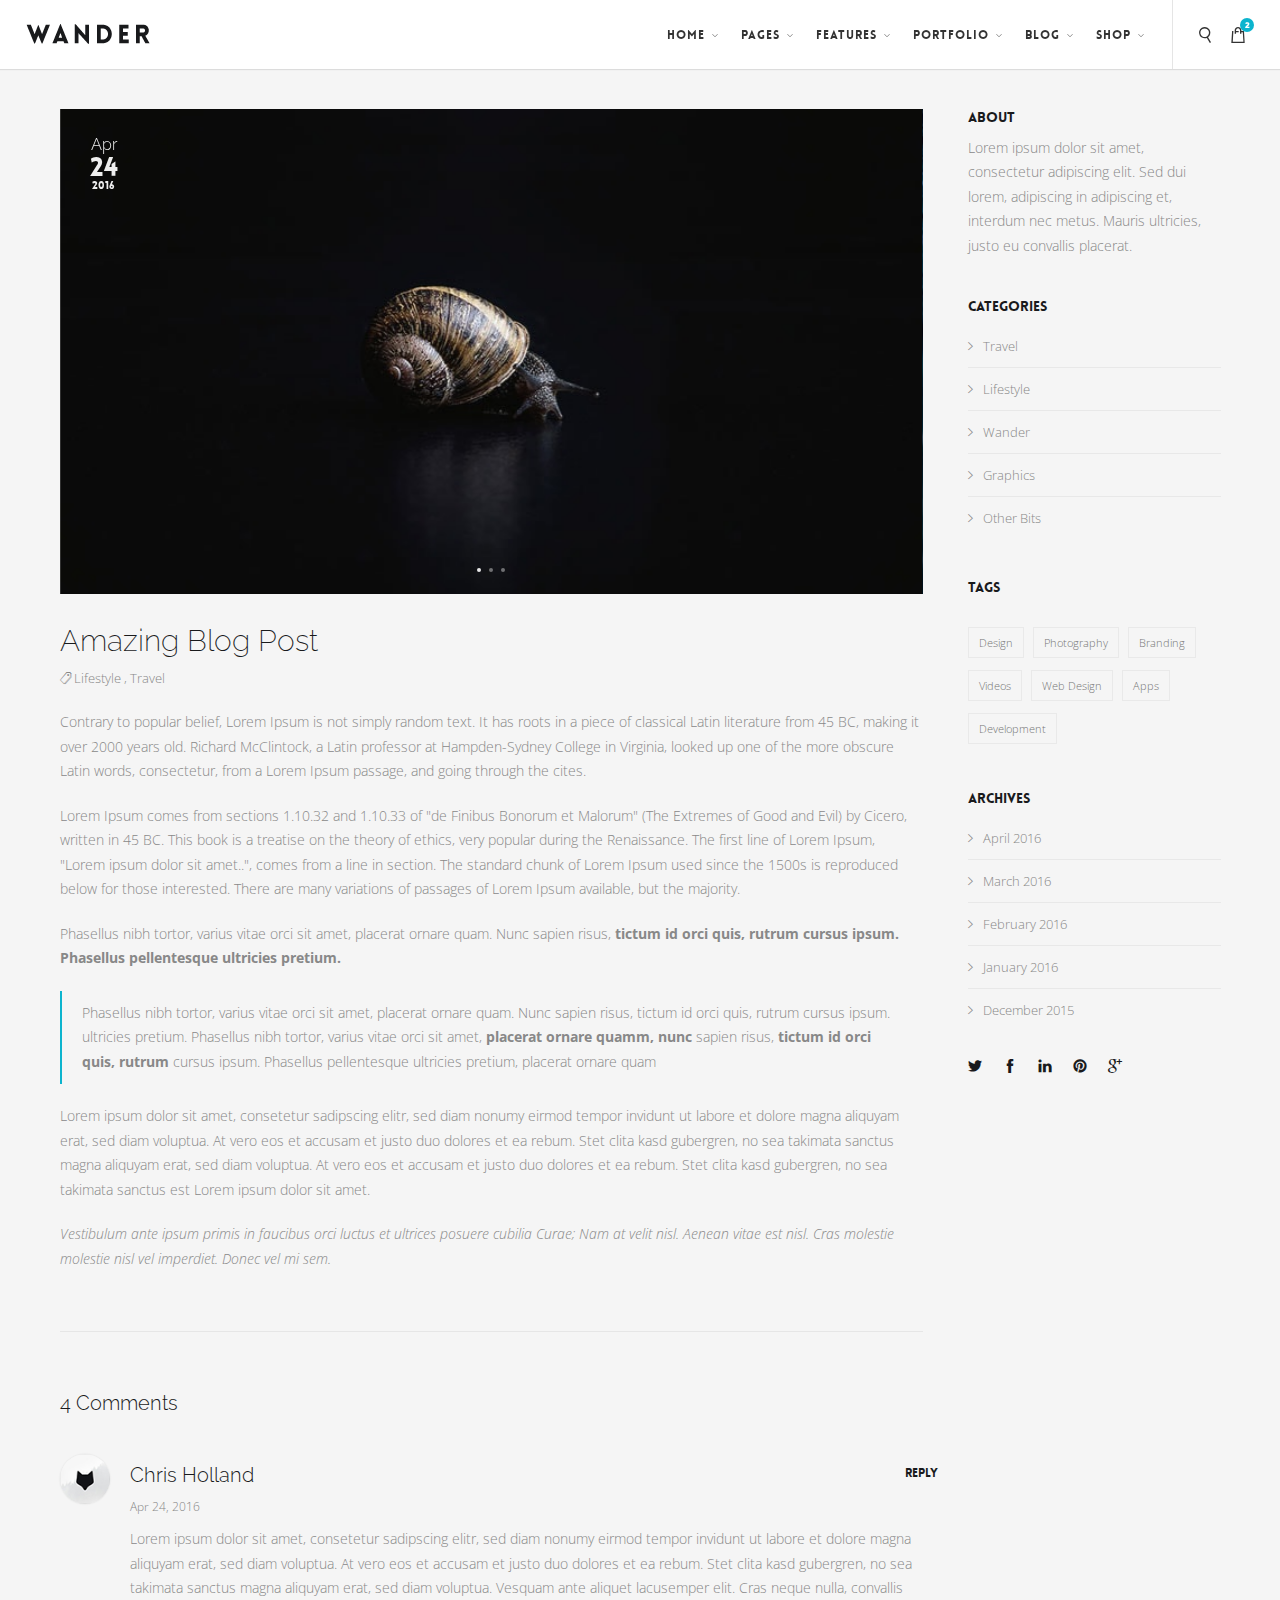
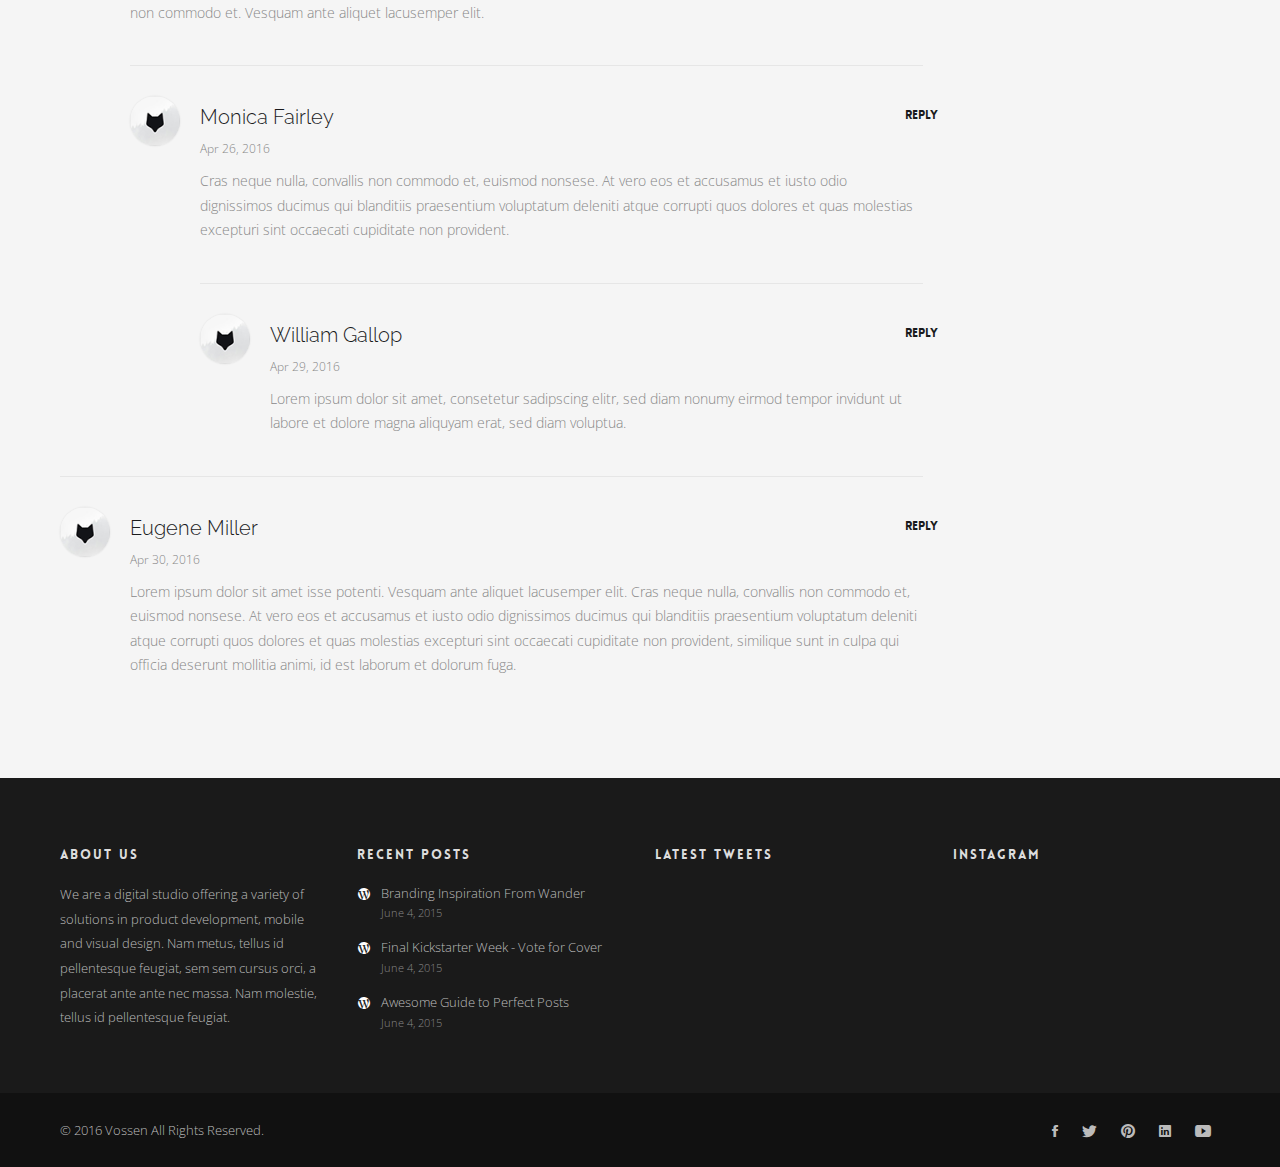
<file: stock/blog-post-carousel.html>
<!DOCTYPE html>
<html lang="en">
    <head>  
        <meta charset="utf-8">
        <meta http-equiv="X-UA-Compatible" content="IE=edge">
        <meta name="viewport" content="width=device-width, initial-scale=1">
        <title>Wander - Multipurpose HTML Template</title> 
        <link href="img/assets/favicon.png" rel="icon" type="image/png"> 
        <link href="css/plugins.css" rel="stylesheet" type="text/css">   
        <link href="css/theme.css" rel="stylesheet" type="text/css">   
        <link href="css/ionicons.min.css" rel="stylesheet" type="text/css">
        <link href="css/et-line-icons.css" rel="stylesheet" type="text/css">
        <link href="css/themify-icons.css" rel="stylesheet" type="text/css"> 
        <link href="fonts/lovelo/stylesheet.css" rel="stylesheet" type="text/css">
        <link href='https://fonts.googleapis.com/css?family=Raleway:100,200,300,400%7COpen+Sans:400,300' rel='stylesheet' type='text/css'>
        <link href="css/custom.css" rel="stylesheet" type="text/css"> 
        <link href="css/colors/blue.css" id="color-scheme" rel="stylesheet" type="text/css">
    </head>
    <body> 
        
        <!-- Start Header -->
        <nav class="navbar navbar-default fullwidth">
            <div class="container">
                
                <div class="navbar-header">
                    <div class="container">
                        <button type="button" class="navbar-toggle collapsed" data-toggle="collapse" data-target="#navbar" aria-expanded="false" aria-controls="navbar">
                            <span class="sr-only">Toggle navigation</span>
                            <span class="icon-bar top-bar"></span>
                            <span class="icon-bar middle-bar"></span>
                            <span class="icon-bar bottom-bar"></span>
                        </button>
                        <a class="navbar-brand" href="#"><img src="img/assets/logo-light.png" class="logo-light" alt="#"><img src="img/assets/logo-dark.png" class="logo-dark" alt="#"></a> 
                    </div>
                </div>

                <div id="navbar" class="navbar-collapse collapse">
                    <div class="container">
                        <ul class="nav navbar-nav menu-right">
                        
                            <li class="dropdown megamenu"><a class="dropdown-toggle">Home<i class="ti-angle-down"></i></a>
                                <ul class="dropdown-menu fullwidth">
                                    <li class="megamenu-content withdesc">
                                        <div class="row">
                                            <div class="col-md-15 mg-col">
                                                <h5>Home Layouts</h5>
                                                <ul>
                                                    <li><a href="index.html">Home Default</a></li>
                                                    <li><a href="home-landing.html">Home Landing</a></li>
                                                    <li><a href="home-event.html">Home Event</a></li>
                                                    <li><a href="home-agency.html">Home Agency</a></li>
                                                </ul>
                                            </div>
                                            <div class="col-md-15 mg-col">
                                                <h5>Home Layouts</h5>
                                                <ul>
                                                    <li><a href="home-shop.html">Home Shop</a></li>
                                                    <li><a href="home-portfolio.html">Home Portfolio</a></li>
                                                    <li><a href="home-blog.html">Home Blog</a></li>
                                                    <li><a href="home-one-page.html">Home One Page</a></li>
                                                </ul>
                                            </div>
                                            <div class="col-md-15 mg-col">
                                                <h5>Hero Layouts</h5>
                                                <ul>
                                                    <li><a href="home-slider-fullscreen.html">Parallax Slider Fullscreen</a></li>
                                                    <li><a href="home-slider-fullwidth.html">Owl Parallax Slider Fullwidth</a></li>
                                                    <li><a href="home-video-fullscreen.html">Youtube Video Fullscreen</a></li>
                                                    <li><a href="home-video-fullwidth.html">Video Fullwidth</a></li>
                                                </ul>
                                            </div>
                                            <div class="col-md-15 mg-col">
                                                <h5>Hero Layouts</h5>
                                                <ul>
                                                    <li><a href="home-content-slider-fullscreen.html">Content Slider Fullscreen</a></li>
                                                    <li><a href="home-content-slider-fullwidth.html">Owl Content Slider Fullwidth</a></li>
                                                    <li><a href="home-parallax-fullwidth.html">Parallax Image Fullwidth</a></li>
                                                    <li><a href="home-coming-soon.html">Home Coming Soon</a></li>
                                                </ul>
                                            </div>
                                            <div class="col-md-15 mg-col">
                                                <a href="http://themeforest.net/user/vossendesign/portfolio" target="_blank" class="nav-btn-img"><img src="img/assets/nav-btn.png" class="img-responsive"></a>
                                                <a href="http://themeforest.net/user/vossendesign/portfolio" target="_blank" class="btn btn-nav btn-primary">Purchase Now</a>
                                            </div>
                                        </div>
                                    </li>
                                </ul> 
                            </li> 
                            
                            <li class="dropdown"><a class="dropdown-toggle">Pages<i class="ti-angle-down"></i></a> 
                                <ul class="dropdown-menu">    
                                    <li><a href="pages-about-us.html">About Us</a></li> 
                                    <li><a href="pages-about-us-two.html">About Us Two</a></li>
                                    <li><a href="pages-about-me.html">About Me</a></li> 
                                    <li><a href="pages-services.html">Services</a></li> 
                                    <li><a href="pages-services-two.html">Services Two</a></li>   
                                    <li><a href="pages-404.html">404 Page</a></li>
                                    <li><a href="pages-pricing.html">Price List</a></li>
                                    <li class="dropdown dropdown-submenu"><a href="pages-contact-modern.html" class="dropdown-toggle">Contact<i class="ti-angle-right"></i></a>  
                                        <ul class="dropdown-menu">
                                            <li><a href="pages-contact-modern.html">Contact Modern</a></li>
                                            <li><a href="pages-contact-creative.html">Contact Creative</a></li>
                                            <li><a href="pages-contact-simple.html">Contact Simple</a></li>
                                        </ul>
                                    </li> 
                                </ul> 
                            </li>
                            
                            <li class="dropdown megamenu"><a class="dropdown-toggle">Features<i class="ti-angle-down"></i></a> 
                                <ul class="dropdown-menu fullwidth">
                                    <li class="megamenu-content withdesc">
                                        <div class="row">
                                            <div class="col-md-3 mg-col">  
                                                <h5>Interactive</h5>
                                                <ul class="icon-items">
                                                    <li><a href="features-accordions.html"><i class="ion-navicon-round"></i>Accordions</a></li>
                                                    <li><a href="features-tabs.html"><i class="ion-more"></i>Tabs</a></li>
                                                    <li><a href="features-team.html"><i class="icon ion-android-contact"></i>Team</a></li>
                                                    <li><a href="features-google-maps.html"><i class="ion-map"></i>Google Maps</a></li> 
                                                    <li><a href="features-image-columns.html"><i class="ion-image"></i>Image Columns</a></li>
                                                    <li><a href="features-slider-columns.html"><i class="ion-android-image"></i>Slider Columns</a></li>
                                                </ul>
                                            </div>
                                            <div class="col-md-3 mg-col">  
                                                <h5>Powerful</h5>
                                                <ul class="icon-items">
                                                    <li><a href="features-header-styles.html"><i class="ion-navicon-round"></i>Headers</a></li> 
                                                    <li><a href="features-footer-2.html#footer-2"><i class="ion-paper-airplane"></i>Footer Alt</a></li>
                                                    <li><a href="features-buttons.html"><i class="ion-code-working"></i>Buttons</a></li>
                                                    <li><a href="features-boxes.html"><i class="ion-android-expand"></i>Icon & Text Boxes</a></li>
                                                    <li><a href="features-tooltips-labels.html"><i class="ion-compose"></i>Tooltip & Labels</a></li>
                                                    <li><a href="features-countdowns.html"><i class="ion-compass"></i>Countdowns</a></li>
                                                </ul>
                                            </div>
                                            <div class="col-md-3 mg-col">  
                                                <h5>Elegant</h5>
                                                <ul class="icon-items">
                                                    <li><a href="features-typography.html"><i class="ion-asterisk"></i>Typography</a></li>
                                                    <li><a href="features-icons-et-icons.html"><i class="ion-log-in"></i>Et Icons</a></li>
                                                    <li><a href="features-icons-ion.html"><i class="ion-heart"></i>Ion Icons</a></li>
                                                    <li><a href="features-lists.html"><i class="ion-clipboard"></i>Lists</a></li> 
                                                    <li><a href="features-grid.html"><i class="ion-grid"></i>Grid Columns</a></li>
                                                    <li><a href="features-callouts.html"><i class="ion-android-wifi"></i>Callouts</a></li>
                                                    
                                                </ul>
                                            </div>
                                            <div class="col-md-3 mg-col"> 
                                                <h5>Features</h5>
                                                <ul class="icon-items">
                                                    <li><a href="features-features.html"><i class="ion-android-star"></i>Features</a></li> 
                                                    <li><a href="features-progress-bars.html"><i class="ion-wand"></i>Progress Bars</a></li> 
                                                    <li><a href="features-progress-circles.html"><i class="ion-compass"></i>Progress Circles</a></li> 
                                                    <li><a href="features-alerts.html"><i class="ion-radio-waves"></i>Alerts</a></li>
                                                    <li><a href="features-video-embeds.html"><i class="ion-aperture"></i>Videos Embeds</a></li>
                                                    <li><a href="features-sound-embeds.html"><i class="ion-volume-medium"></i>Audio Embeds</a></li>
                                                </ul>
                                            </div>
                                        </div>
                                    </li>
                                </ul> 
                            </li>
                            
                            <li class="dropdown megamenu"><a class="dropdown-toggle">Portfolio<i class="ti-angle-down"></i></a> 
                                <ul class="dropdown-menu fullwidth">
                                    <li class="megamenu-content withdesc">
                                        <div class="row">
                                            <div class="col-md-3 mg-col">  
                                                <h5>Fullwidth</h5>
                                                <ul class="icon-items">
                                                    <li><a href="portfolio-fullwidth-grid.html">Fullwidth Grid</a></li>
                                                    <li><a href="portfolio-fullwidth-masonry.html">Fullwidth Masonry</a></li>
                                                    <li><a href="portfolio-fullwidth-metro.html">Fullwidth Metro</a></li>
                                                    <li><a href="portfolio-fullwidth-no-gutter.html">Fullwidth No Gutter</a></li>
                                                </ul>
                                            </div>
                                            <div class="col-md-3 mg-col">  
                                                <h5>Boxed</h5>
                                                <ul class="icon-items"> 
                                                    <li><a href="portfolio-boxed-grid.html">Boxed Grid</a></li>
                                                    <li><a href="portfolio-boxed-masonry.html">Boxed Masonry</a></li>
                                                    <li><a href="portfolio-boxed-metro.html">Boxed Metro</a></li>
                                                    <li><a href="portfolio-boxed-no-gutter.html">Boxed No Gutter</a></li>
                                                </ul>
                                            </div>
                                            <div class="col-md-3 mg-col">
                                                <h5>Gallery</h5>
                                                <ul class="icon-items">
                                                    <li><a href="portfolio-gallery-images.html">Gallery Images</a></li>
                                                    <li><a href="portfolio-gallery-video.html">Gallery Video</a></li>
                                                    <li><a href="portfolio-gallery-audio.html">Gallery Audio</a></li>
                                                    <li><a href="portfolio-gallery-carousel.html">Gallery Carousel</a></li>
                                                </ul>
                                            </div>
                                            <div class="col-md-3 mg-col">
                                                <h5>Projects</h5>
                                                <ul class="icon-items">
                                                    <li><a href="portfolio-project-carousel.html">Project Carousel</a></li>
                                                    <li><a href="portfolio-project-gallery.html">Project Gallery</a></li>
                                                    <li><a href="portfolio-project-image.html">Project Image</a></li>
                                                    <li><a href="portfolio-project-video.html">Project Video</a></li>
                                                </ul>
                                            </div>
                                        </div>
                                    </li>
                                </ul> 
                            </li> 
                            
                            <li class="dropdown"><a class="dropdown-toggle">Blog<i class="ti-angle-down"></i></a> 
                                <ul class="dropdown-menu">
                                    <li><a href="blog-standard.html">Blog Standard</a></li>
                                    <li><a href="blog-grid.html">Blog Grid</a></li> 
                                    <li><a href="blog-sidebar.html">Blog Sidebar</a></li> 
                                    <li><a href="blog-masonry.html">Blog Masonry</a></li> 
                                    <li><a href="blog-carousel.html">Blog Carousel</a></li>
                                    <li><a href="blog-post-carousel.html">Post Gallery</a></li> 
                                    <li><a href="blog-post-image.html">Post Image</a></li> 
                                    <li><a href="blog-post-audio.html">Post Audio</a></li> 
                                    <li><a href="blog-post-video.html">Post Video</a></li>    
                                </ul>
                            </li>  
                            
                            <li class="dropdown adjust-pos"><a class="dropdown-toggle">Shop<i class="ti-angle-down"></i></a> 
                                <ul class="dropdown-menu">    
                                    <li><a href="shop-fullwidth.html">Shop Fullwidth</a></li> 
                                    <li><a href="shop-standard.html">Shop Standard</a></li>   
                                    <li><a href="shop-boxed.html">Shop Boxed</a></li>
                                    <li><a href="shop-masonry.html">Shop Masonry</a></li>  
                                    <li><a href="shop-product.html">Single Product</a></li>
                                    <li><a href="shop-cart.html">Shop Cart</a></li>
                                    <li><a href="shop-checkout.html">Shop Checkout</a></li> 
                                </ul>
                            </li>
                            
                            <li class="nav-separator"></li>
                            <li class="nav-icon"><a class="popup-with-zoom-anim search" href="#search-modal"><i class="flaticon-search"></i> <span class="hidden-md">Search</span></a></li>
                            <div id="search-modal" class="zoom-anim-dialog mfp-hide"><form><input type="text" id="search-modal-input" placeholder=" Start typing to search..." autocomplete="off"></form></div>
                            <li class="nav-icon dropdown nav-shop-cart">
                                <a class="dropdown-toggle"><i class="flaticon-shop"></i><span class="label-items-in-cart">2</span><span class="hidden-md">Your Bag</span></a>
                                <ul class="dropdown-menu">    
                                    <li>
                                        <span class="nav-cart-item">
                                            <img src="img/shop/5.jpg" alt="#">
                                            <span class="nav-cart-item-info">
                                                <span>Sparrow Ankle Pants</span>
                                                <span class="bold">$49.95</span>
                                            </span>
                                            <button class="nav-cart-remove"><i class="ion-close"></i></button>
                                        </span>
                                        <span class="nav-cart-item">
                                            <img src="img/shop/3.jpg" alt="#">
                                            <span class="nav-cart-item-info">
                                                <span>Jacquelyn Sleeve Top</span>
                                                <span class="bold">$89.95</span>
                                            </span>
                                            <button class="nav-cart-remove"><i class="ion-close"></i></button>
                                        </span>
                                        <span class="nav-cart-total">
                                            <h6 class="bold">Subtotal:<span class="nav-cart-amount">$139.99</span></h6>
                                            <a href="shop-cart.html" class="btn btn-xs btn-nav-cart">View Cart</a>
                                            <a href="shop-cart.html" class="btn btn-xs btn-primary btn-nav-checkout">Checkout</a>
                                        </span>
                                  </li>
                                </ul>
                            </li>
                            
                        </ul>
                        
                    </div>
                </div> 
            </div>
        </nav>
        <!-- End Header -->
            
        <section class="blog">
            <div class="container">
                <div class="row">

                    <!-- Blog Content -->
                    <div class="col-md-9">

                        <div class="blog-post"> 
                            <div class="post-date">
                                <h4 class="month">Apr</h4>
                                <h3 class="day">24</h3>
                                <span class="year">2016</span>
                            </div> 
                            <div class="image-slider2 owl-carousel navigation-thin pagination-in">
                                <div><img src="img/blog/1.jpg" class="img-responsive width100" alt="#"></div>
                                <div><img src="img/blog/2.jpg" class="img-responsive width100" alt="#"></div>
                                <div><img src="img/blog/5.jpg" class="img-responsive width100" alt="#"></div>
                            </div> 
                            <a class="link-to-post" href="#"><h3>Amazing Blog Post</h3></a>
                            <p class="blog-post-categories">
                                <span><i class="ion-ios-pricetags-outline"></i></span>
                                <a href="#">Lifestyle</a>  
                                <span>,</span>
                                <a href="#">Travel</a> 
                            </p> 
                            <p>Contrary to popular belief, Lorem Ipsum is not simply random text. It has roots in a piece of classical Latin literature from 45 BC, making it over 2000 years old. Richard McClintock, a Latin professor at Hampden-Sydney College in Virginia, looked up one of the more obscure Latin words, consectetur, from a Lorem Ipsum passage, and going through the cites.</p>
                            <p>Lorem Ipsum comes from sections 1.10.32 and 1.10.33 of "de Finibus Bonorum et Malorum" (The Extremes of Good and Evil) by Cicero, written in 45 BC. This book is a treatise on the theory of ethics, very popular during the Renaissance. The first line of Lorem Ipsum, "Lorem ipsum dolor sit amet..", comes from a line in section. The standard chunk of Lorem Ipsum used since the 1500s is reproduced below for those interested. There are many variations of passages of Lorem Ipsum available, but the majority.</p>
                            <p>Phasellus nibh tortor, varius vitae orci sit amet, placerat ornare quam. Nunc sapien risus, <strong>tictum id orci quis, rutrum cursus ipsum. Phasellus pellentesque ultricies pretium.</strong></p>

                            <blockquote><p>Phasellus nibh tortor, varius vitae orci sit amet, placerat ornare quam. Nunc sapien risus, tictum id orci quis, rutrum cursus ipsum. ultricies pretium. Phasellus nibh tortor, varius vitae orci sit amet, <strong>placerat ornare quamm, nunc</strong> sapien risus, <strong>tictum id orci quis, rutrum</strong> cursus ipsum. Phasellus pellentesque ultricies pretium, placerat ornare quam</p></blockquote>

                            <p>Lorem ipsum dolor sit amet, consetetur sadipscing elitr, sed diam nonumy eirmod tempor invidunt ut labore et dolore magna aliquyam erat, sed diam voluptua. At vero eos et accusam et justo duo <a href="#">dolores et ea</a> rebum. Stet clita kasd gubergren, no sea takimata sanctus <a href="#">magna aliquyam erat</a>, sed diam voluptua. At vero eos et accusam et justo duo dolores et ea rebum. Stet clita kasd gubergren, no sea takimata sanctus est Lorem ipsum dolor sit amet.<p>  

                            <p><em>Vestibulum ante ipsum primis in faucibus orci luctus et ultrices posuere cubilia Curae; Nam at velit nisl. Aenean vitae est nisl. Cras molestie molestie nisl vel imperdiet. Donec vel mi sem.</em></p>

                        </div> 


                        <!-- Comments -->
                        <div class="comments">

                            <h4 class="comments-title">4 Comments</h4>
                            <div class="comment first depth-1">
                                <a class="pull-left" href="#">
                                    <img class="avatar" src="img/assets/avatar.jpg" alt="">
                                </a>
                                <div class="comment-body">
                                    <a class="comment-reply" href="#">Reply</a>
                                    <h4 class="comment-heading">Chris Holland</h4> 
                                    <p class="comment-time">Apr 24, 2016</p>
                                    <p>Lorem ipsum dolor sit amet, consetetur sadipscing elitr, sed diam nonumy eirmod tempor invidunt ut labore et dolore magna aliquyam erat, sed diam voluptua. At vero eos et accusam et justo duo dolores et ea rebum. Stet clita kasd gubergren, no sea takimata sanctus magna aliquyam erat, sed diam voluptua. Vesquam ante aliquet lacusemper elit. Cras neque nulla, convallis non commodo et. Vesquam ante aliquet lacusemper elit.</p> 
                                </div>
                            </div>   

                            <div class="comment depth-2">
                                <a class="pull-left" href="#">
                                    <img class="avatar" src="img/assets/avatar.jpg" alt="">
                                </a>
                                <div class="comment-body">
                                    <a class="comment-reply" href="#">Reply</a>
                                    <h4 class="comment-heading">Monica Fairley</h4> 
                                    <p class="comment-time">Apr 26, 2016</p>
                                    <p>Cras neque nulla, convallis non commodo et, euismod nonsese. At vero eos et accusamus et iusto odio dignissimos ducimus qui blanditiis praesentium voluptatum deleniti atque corrupti quos dolores et quas molestias excepturi sint occaecati cupiditate non provident.</p> 
                                </div>
                            </div>  

                            <div class="comment depth-3">
                                <a class="pull-left" href="#">
                                    <img class="avatar" src="img/assets/avatar.jpg" alt="">
                                </a>
                                <div class="comment-body">
                                    <a class="comment-reply" href="#">Reply</a>
                                    <h4 class="comment-heading">William Gallop</h4> 
                                    <p class="comment-time">Apr 29, 2016</p> 
                                    <p>Lorem ipsum dolor sit amet, consetetur sadipscing elitr, sed diam nonumy eirmod tempor invidunt ut labore et dolore magna aliquyam erat, sed diam voluptua.</p> 
                                </div>
                            </div>  

                            <div class="comment depth-1">
                                <a class="pull-left" href="#">
                                    <img class="avatar" src="img/assets/avatar.jpg" alt="">
                                </a>
                                <div class="comment-body">
                                    <a class="comment-reply" href="#">Reply</a>
                                    <h4 class="comment-heading">Eugene Miller</h4> 
                                    <p class="comment-time">Apr 30, 2016</p>
                                    <p>Lorem ipsum dolor sit amet isse potenti. Vesquam ante aliquet lacusemper elit. Cras neque nulla, convallis non commodo et, euismod nonsese. At vero eos et accusamus et iusto odio dignissimos ducimus qui blanditiis praesentium voluptatum deleniti atque corrupti quos dolores et quas molestias excepturi sint occaecati cupiditate non provident, similique sunt in culpa qui officia deserunt mollitia animi, id est laborum et dolorum fuga.</p> 
                                </div>
                            </div> 

                        </div>

                    </div>
                    <!-- End Blog Content -->

                    <!-- Sidebar -->
                    <div class="col-md-3 sidebar"> 

                        <div class="blog-widget">
                            <h5>About</h5>
                            <p>Lorem ipsum dolor sit amet, consectetur adipiscing elit. Sed dui lorem, adipiscing in adipiscing et, interdum nec metus. Mauris ultricies, justo eu convallis placerat.</p>
                        </div>  

                        <div class="blog-widget">
                            <h5>Categories</h5>
                            <ul class="category-list list-icons">
                                <li><a href="#"><i class="ion-ios-arrow-right"></i>Travel</a></li>
                                <li><a href="#"><i class="ion-ios-arrow-right"></i>Lifestyle</a></li>
                                <li><a href="#"><i class="ion-ios-arrow-right"></i>Wander</a></li>  
                                <li><a href="#"><i class="ion-ios-arrow-right"></i>Graphics</a></li>
                                <li><a href="#"><i class="ion-ios-arrow-right"></i>Other Bits</a></li>
                            </ul> 
                        </div> 

                        <div class="blog-widget blog-tags">
                            <h5>Tags</h5>
                            <ul class="tags-list">
                                <li><a href="#">Design</a></li>
                                <li><a href="#">Photography</a></li>
                                <li><a href="#">Branding</a></li> 
                                <li><a href="#">Videos</a></li>
                                <li><a href="#">Web Design</a></li>      
                                <li><a href="#">Apps</a></li>
                                <li><a href="#">Development</a></li> 
                            </ul>
                        </div> 

                        <div class="blog-widget">
                            <h5>Archives</h5>
                            <ul class="category-list list-icons">
                                <li><a href="#"><i class="ion-ios-arrow-right"></i>April 2016</a></li>
                                <li><a href="#"><i class="ion-ios-arrow-right"></i>March 2016</a></li>
                                <li><a href="#"><i class="ion-ios-arrow-right"></i>February 2016</a></li> 
                                <li><a href="#"><i class="ion-ios-arrow-right"></i>January 2016</a></li>
                                <li><a href="#"><i class="ion-ios-arrow-right"></i>December 2015</a></li>
                            </ul> 
                        </div>

                        <div class="sidebar-share"> 
                            <ul class="list-inline">
                                <li><a href="#"><i class="ti-twitter-alt"></i></a></li>
                                <li><a href="#"><i class="ti-facebook"></i></a></li>
                                <li><a href="#"><i class="ti-linkedin"></i></a></li>
                                <li><a href="#"><i class="ti-pinterest-alt"></i></a></li> 
                                <li><a href="#"><i class="ti-google"></i></a></li> 
                            </ul> 
                        </div>   


                    </div>
                    <!-- End Sidebar --> 

                </div>
            </div>
        </section> 
        
        <!-- Footer One -->
        <footer id="footer-1">

            <div class="footer-columns">
                <div class="container">
                    <div class="row">

                        <div class="col-md-3">
                            <h4 class="subheading">About Us</h4>
                            <p>We are a digital studio offering a variety of solutions in product development, mobile and visual design. Nam metus, tellus id pellentesque feugiat, sem sem cursus orci, a placerat ante ante nec massa. Nam molestie, tellus id pellentesque feugiat.</p> 
                        </div>

                        <div class="col-md-3">
                            <h4 class="subheading">Recent Posts</h4>
                            <ul class="footer-recent-posts">
                                <li><a href="blog-post-carousel.html">Branding Inspiration From Wander</a><span class="recent-post-date">June 4, 2015</span></li>
                                <li><a href="blog-post-video.html">Final Kickstarter Week - Vote for Cover</a><span class="recent-post-date">June 4, 2015</span></li>
                                <li><a href="blog-grid.html">Awesome Guide to Perfect Posts</a><span class="recent-post-date">June 4, 2015</span></li>
                            </ul>
                        </div>

                        <div class="col-md-3">
                            <h4 class="subheading">Latest Tweets</h4>  
                            <div id="twitter-feed" data-twitter-widget-id="455427632419442688"></div> 
                        </div>

                        <div class="col-md-3">
                            <h4 class="subheading">Instagram</h4>
                            <div id="instagram-feed" data-instagram-username="vossen_inc"><ul></ul></div>
                        </div>

                    </div>
                </div>  
            </div>

            <div class="footer-copyright">
                <div class="container">
                    <div class="row">

                        <div class="col-md-6 col-sm-12">
                            <p>© 2016 <a href="index.html" class="logo">Vossen</a> All Rights Reserved. </p>
                        </div>
                        <div class="col-md-6 col-sm-12">
                            <ul class="social-icons">
                                <li><a href="#"><i class="icon ion-social-facebook"></i></a></li>
                                <li><a href="#"><i class="icon ion-social-twitter"></i></a></li> 	 
                                <li><a href="#"><i class="icon ion-social-pinterest"></i></a></li>  
                                <li><a href="#"><i class="icon ion-social-linkedin"></i></a></li>   
                                <li><a href="#"><i class="icon ion-social-youtube"></i></a></li>
                            </ul>
                        </div>
                    </div>
                </div>
            </div>

        </footer>
        <!-- End Footer One -->

        <!-- Start Back To Top -->
        <a id="back-to-top"><i class="icon ion-chevron-up"></i></a>
        <!-- End Back To Top --> 
        
        <!-- Scripts -->
        <script src="js/jquery.min.js"></script>
        <script src="js/plugins.js"></script>
        <script src="js/scripts.js"></script>

    </body>
</html>
</file>
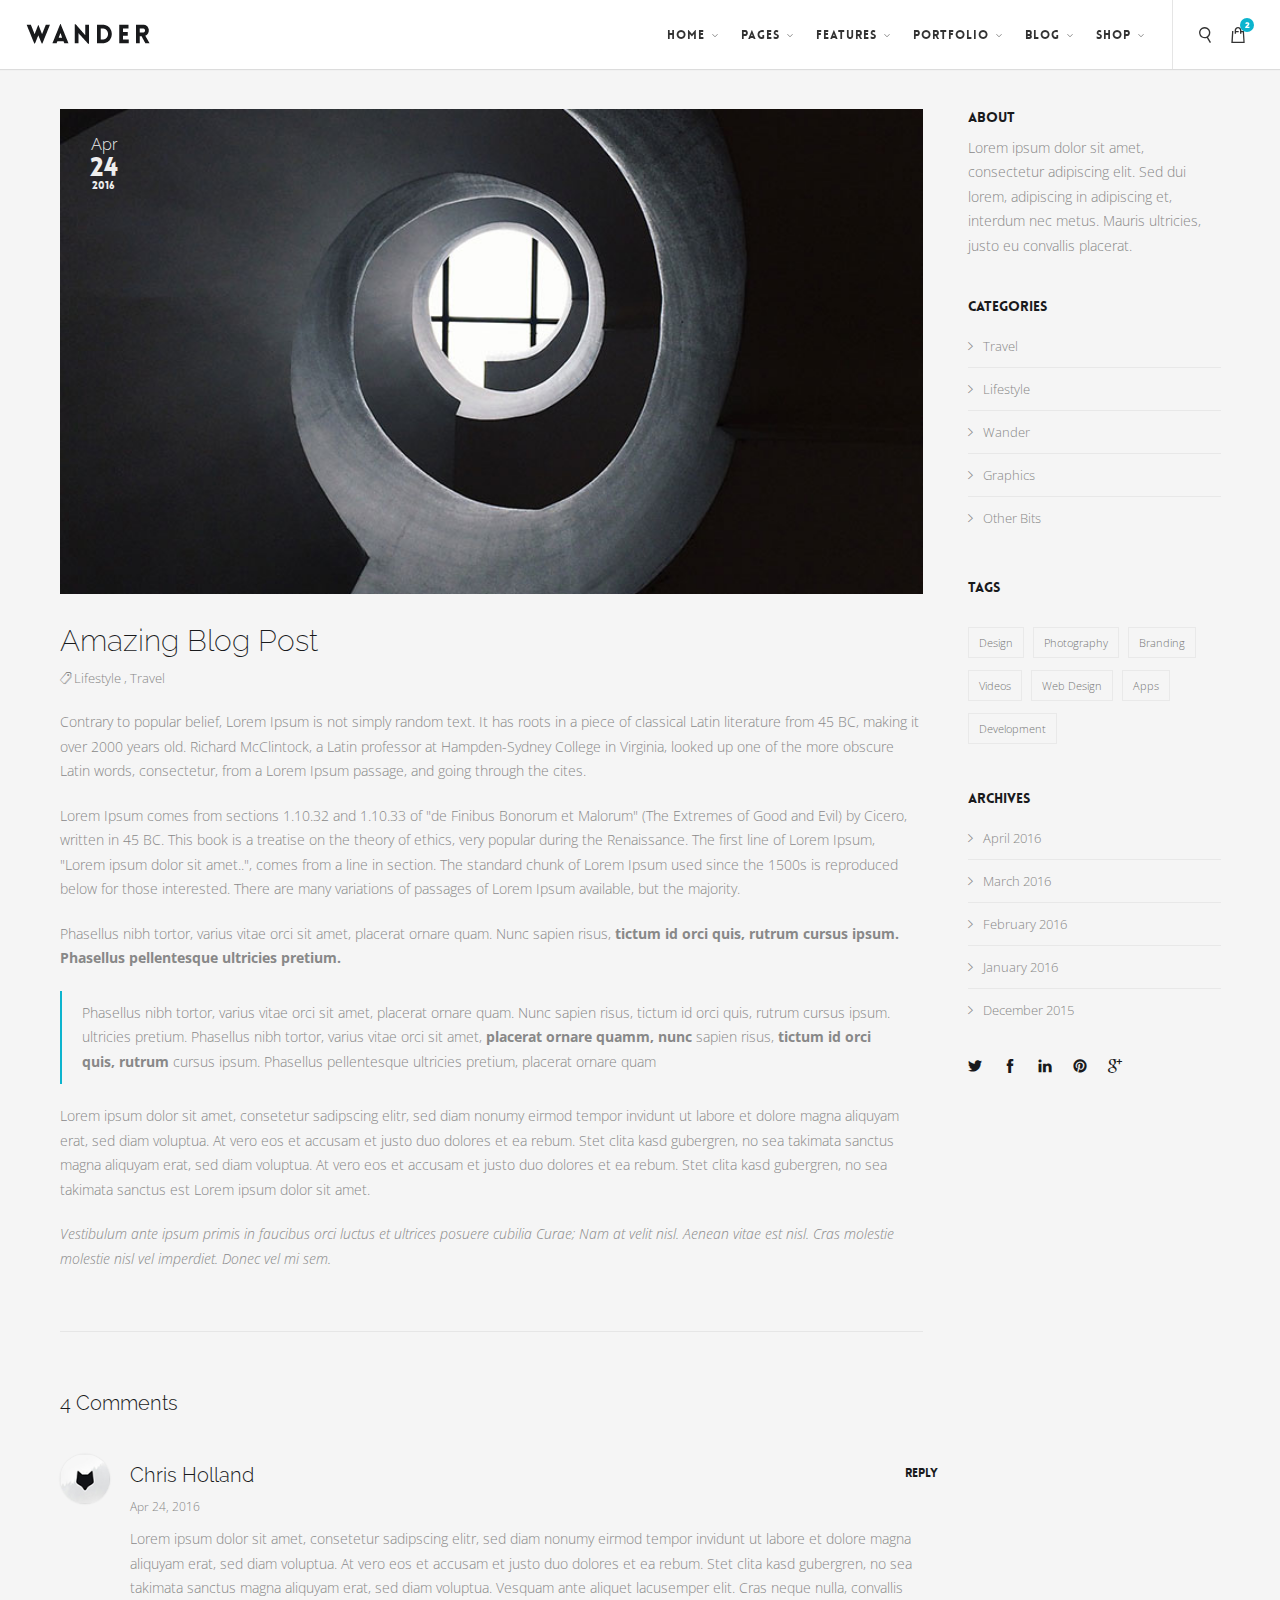
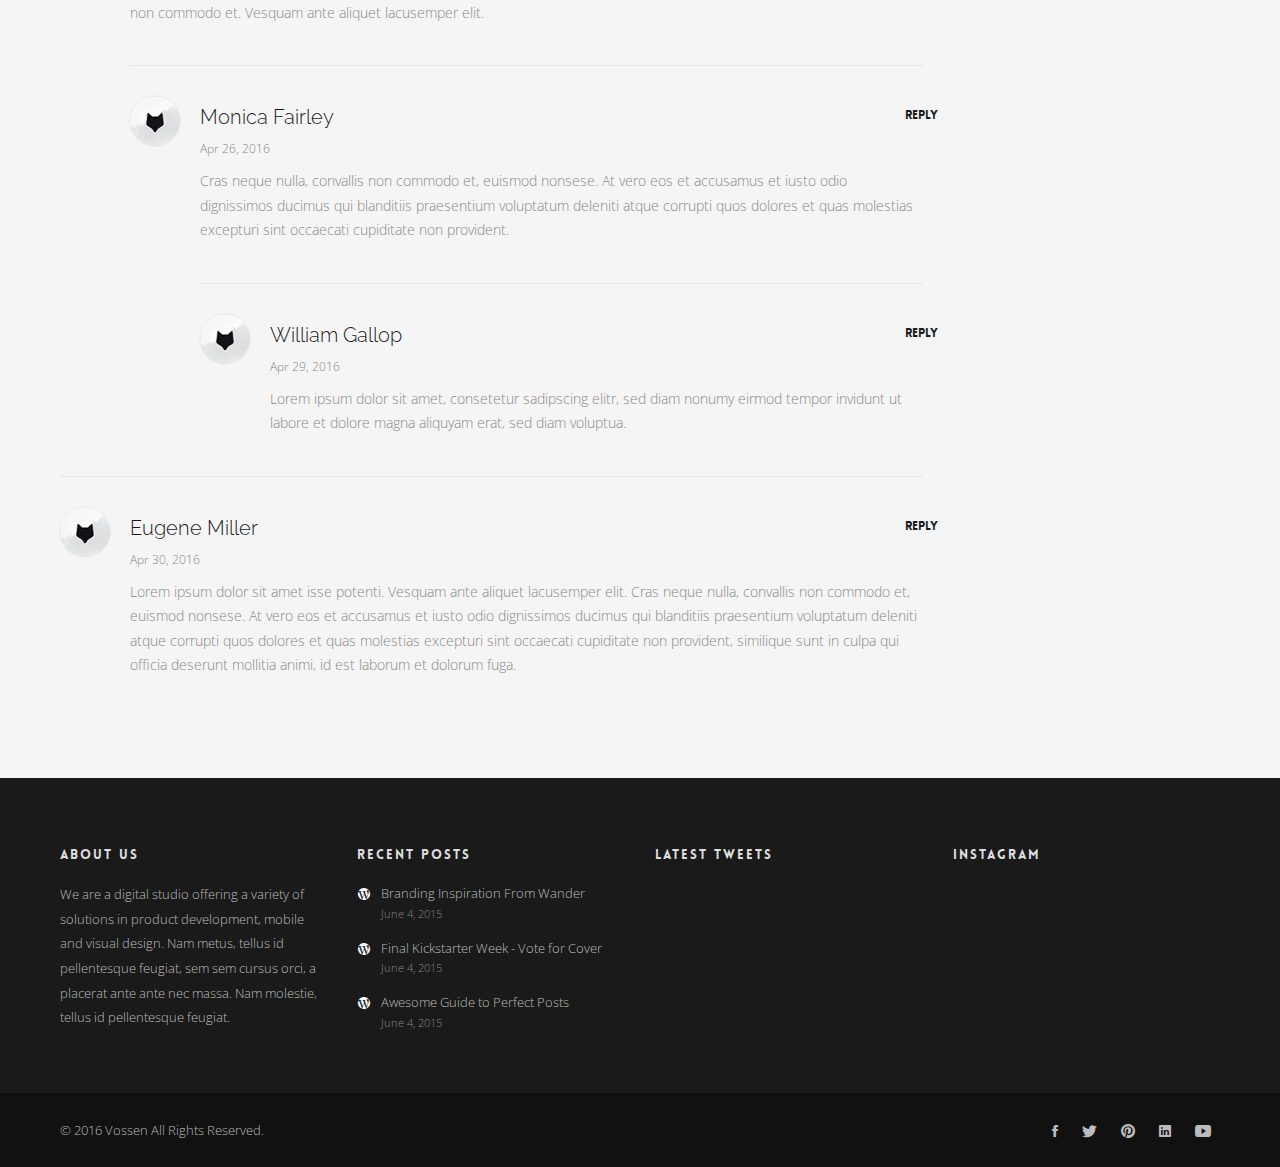
<file: stock/blog-post-image.html>
<!DOCTYPE html>
<html lang="en">
    <head>  
        <meta charset="utf-8">
        <meta http-equiv="X-UA-Compatible" content="IE=edge">
        <meta name="viewport" content="width=device-width, initial-scale=1">
        <title>Wander - Multipurpose HTML Template</title> 
        <link href="img/assets/favicon.png" rel="icon" type="image/png"> 
        <link href="css/plugins.css" rel="stylesheet" type="text/css">   
        <link href="css/theme.css" rel="stylesheet" type="text/css">   
        <link href="css/ionicons.min.css" rel="stylesheet" type="text/css">
        <link href="css/et-line-icons.css" rel="stylesheet" type="text/css">
        <link href="css/themify-icons.css" rel="stylesheet" type="text/css"> 
        <link href="fonts/lovelo/stylesheet.css" rel="stylesheet" type="text/css">
        <link href='https://fonts.googleapis.com/css?family=Raleway:100,200,300,400%7COpen+Sans:400,300' rel='stylesheet' type='text/css'>
        <link href="css/custom.css" rel="stylesheet" type="text/css"> 
        <link href="css/colors/blue.css" id="color-scheme" rel="stylesheet" type="text/css">
    </head>
    <body> 
        
        <!-- Start Header -->
        <nav class="navbar navbar-default fullwidth">
            <div class="container">
                
                <div class="navbar-header">
                    <div class="container">
                        <button type="button" class="navbar-toggle collapsed" data-toggle="collapse" data-target="#navbar" aria-expanded="false" aria-controls="navbar">
                            <span class="sr-only">Toggle navigation</span>
                            <span class="icon-bar top-bar"></span>
                            <span class="icon-bar middle-bar"></span>
                            <span class="icon-bar bottom-bar"></span>
                        </button>
                        <a class="navbar-brand" href="#"><img src="img/assets/logo-light.png" class="logo-light" alt="#"><img src="img/assets/logo-dark.png" class="logo-dark" alt="#"></a> 
                    </div>
                </div>

                <div id="navbar" class="navbar-collapse collapse">
                    <div class="container">
                        <ul class="nav navbar-nav menu-right">
                        
                            <li class="dropdown megamenu"><a class="dropdown-toggle">Home<i class="ti-angle-down"></i></a>
                                <ul class="dropdown-menu fullwidth">
                                    <li class="megamenu-content withdesc">
                                        <div class="row">
                                            <div class="col-md-15 mg-col">
                                                <h5>Home Layouts</h5>
                                                <ul>
                                                    <li><a href="index.html">Home Default</a></li>
                                                    <li><a href="home-landing.html">Home Landing</a></li>
                                                    <li><a href="home-event.html">Home Event</a></li>
                                                    <li><a href="home-agency.html">Home Agency</a></li>
                                                </ul>
                                            </div>
                                            <div class="col-md-15 mg-col">
                                                <h5>Home Layouts</h5>
                                                <ul>
                                                    <li><a href="home-shop.html">Home Shop</a></li>
                                                    <li><a href="home-portfolio.html">Home Portfolio</a></li>
                                                    <li><a href="home-blog.html">Home Blog</a></li>
                                                    <li><a href="home-one-page.html">Home One Page</a></li>
                                                </ul>
                                            </div>
                                            <div class="col-md-15 mg-col">
                                                <h5>Hero Layouts</h5>
                                                <ul>
                                                    <li><a href="home-slider-fullscreen.html">Parallax Slider Fullscreen</a></li>
                                                    <li><a href="home-slider-fullwidth.html">Owl Parallax Slider Fullwidth</a></li>
                                                    <li><a href="home-video-fullscreen.html">Youtube Video Fullscreen</a></li>
                                                    <li><a href="home-video-fullwidth.html">Video Fullwidth</a></li>
                                                </ul>
                                            </div>
                                            <div class="col-md-15 mg-col">
                                                <h5>Hero Layouts</h5>
                                                <ul>
                                                    <li><a href="home-content-slider-fullscreen.html">Content Slider Fullscreen</a></li>
                                                    <li><a href="home-content-slider-fullwidth.html">Owl Content Slider Fullwidth</a></li>
                                                    <li><a href="home-parallax-fullwidth.html">Parallax Image Fullwidth</a></li>
                                                    <li><a href="home-coming-soon.html">Home Coming Soon</a></li>
                                                </ul>
                                            </div>
                                            <div class="col-md-15 mg-col">
                                                <a href="http://themeforest.net/user/vossendesign/portfolio" target="_blank" class="nav-btn-img"><img src="img/assets/nav-btn.png" class="img-responsive"></a>
                                                <a href="http://themeforest.net/user/vossendesign/portfolio" target="_blank" class="btn btn-nav btn-primary">Purchase Now</a>
                                            </div>
                                        </div>
                                    </li>
                                </ul> 
                            </li> 
                            
                            <li class="dropdown"><a class="dropdown-toggle">Pages<i class="ti-angle-down"></i></a> 
                                <ul class="dropdown-menu">    
                                    <li><a href="pages-about-us.html">About Us</a></li> 
                                    <li><a href="pages-about-us-two.html">About Us Two</a></li>
                                    <li><a href="pages-about-me.html">About Me</a></li> 
                                    <li><a href="pages-services.html">Services</a></li> 
                                    <li><a href="pages-services-two.html">Services Two</a></li>   
                                    <li><a href="pages-404.html">404 Page</a></li>
                                    <li><a href="pages-pricing.html">Price List</a></li>
                                    <li class="dropdown dropdown-submenu"><a href="pages-contact-modern.html" class="dropdown-toggle">Contact<i class="ti-angle-right"></i></a>  
                                        <ul class="dropdown-menu">
                                            <li><a href="pages-contact-modern.html">Contact Modern</a></li>
                                            <li><a href="pages-contact-creative.html">Contact Creative</a></li>
                                            <li><a href="pages-contact-simple.html">Contact Simple</a></li>
                                        </ul>
                                    </li> 
                                </ul> 
                            </li>
                            
                            <li class="dropdown megamenu"><a class="dropdown-toggle">Features<i class="ti-angle-down"></i></a> 
                                <ul class="dropdown-menu fullwidth">
                                    <li class="megamenu-content withdesc">
                                        <div class="row">
                                            <div class="col-md-3 mg-col">  
                                                <h5>Interactive</h5>
                                                <ul class="icon-items">
                                                    <li><a href="features-accordions.html"><i class="ion-navicon-round"></i>Accordions</a></li>
                                                    <li><a href="features-tabs.html"><i class="ion-more"></i>Tabs</a></li>
                                                    <li><a href="features-team.html"><i class="icon ion-android-contact"></i>Team</a></li>
                                                    <li><a href="features-google-maps.html"><i class="ion-map"></i>Google Maps</a></li> 
                                                    <li><a href="features-image-columns.html"><i class="ion-image"></i>Image Columns</a></li>
                                                    <li><a href="features-slider-columns.html"><i class="ion-android-image"></i>Slider Columns</a></li>
                                                </ul>
                                            </div>
                                            <div class="col-md-3 mg-col">  
                                                <h5>Powerful</h5>
                                                <ul class="icon-items">
                                                    <li><a href="features-header-styles.html"><i class="ion-navicon-round"></i>Headers</a></li> 
                                                    <li><a href="features-footer-2.html#footer-2"><i class="ion-paper-airplane"></i>Footer Alt</a></li>
                                                    <li><a href="features-buttons.html"><i class="ion-code-working"></i>Buttons</a></li>
                                                    <li><a href="features-boxes.html"><i class="ion-android-expand"></i>Icon & Text Boxes</a></li>
                                                    <li><a href="features-tooltips-labels.html"><i class="ion-compose"></i>Tooltip & Labels</a></li>
                                                    <li><a href="features-countdowns.html"><i class="ion-compass"></i>Countdowns</a></li>
                                                </ul>
                                            </div>
                                            <div class="col-md-3 mg-col">  
                                                <h5>Elegant</h5>
                                                <ul class="icon-items">
                                                    <li><a href="features-typography.html"><i class="ion-asterisk"></i>Typography</a></li>
                                                    <li><a href="features-icons-et-icons.html"><i class="ion-log-in"></i>Et Icons</a></li>
                                                    <li><a href="features-icons-ion.html"><i class="ion-heart"></i>Ion Icons</a></li>
                                                    <li><a href="features-lists.html"><i class="ion-clipboard"></i>Lists</a></li> 
                                                    <li><a href="features-grid.html"><i class="ion-grid"></i>Grid Columns</a></li>
                                                    <li><a href="features-callouts.html"><i class="ion-android-wifi"></i>Callouts</a></li>
                                                    
                                                </ul>
                                            </div>
                                            <div class="col-md-3 mg-col"> 
                                                <h5>Features</h5>
                                                <ul class="icon-items">
                                                    <li><a href="features-features.html"><i class="ion-android-star"></i>Features</a></li> 
                                                    <li><a href="features-progress-bars.html"><i class="ion-wand"></i>Progress Bars</a></li> 
                                                    <li><a href="features-progress-circles.html"><i class="ion-compass"></i>Progress Circles</a></li> 
                                                    <li><a href="features-alerts.html"><i class="ion-radio-waves"></i>Alerts</a></li>
                                                    <li><a href="features-video-embeds.html"><i class="ion-aperture"></i>Videos Embeds</a></li>
                                                    <li><a href="features-sound-embeds.html"><i class="ion-volume-medium"></i>Audio Embeds</a></li>
                                                </ul>
                                            </div>
                                        </div>
                                    </li>
                                </ul> 
                            </li>
                            
                            <li class="dropdown megamenu"><a class="dropdown-toggle">Portfolio<i class="ti-angle-down"></i></a> 
                                <ul class="dropdown-menu fullwidth">
                                    <li class="megamenu-content withdesc">
                                        <div class="row">
                                            <div class="col-md-3 mg-col">  
                                                <h5>Fullwidth</h5>
                                                <ul class="icon-items">
                                                    <li><a href="portfolio-fullwidth-grid.html">Fullwidth Grid</a></li>
                                                    <li><a href="portfolio-fullwidth-masonry.html">Fullwidth Masonry</a></li>
                                                    <li><a href="portfolio-fullwidth-metro.html">Fullwidth Metro</a></li>
                                                    <li><a href="portfolio-fullwidth-no-gutter.html">Fullwidth No Gutter</a></li>
                                                </ul>
                                            </div>
                                            <div class="col-md-3 mg-col">  
                                                <h5>Boxed</h5>
                                                <ul class="icon-items"> 
                                                    <li><a href="portfolio-boxed-grid.html">Boxed Grid</a></li>
                                                    <li><a href="portfolio-boxed-masonry.html">Boxed Masonry</a></li>
                                                    <li><a href="portfolio-boxed-metro.html">Boxed Metro</a></li>
                                                    <li><a href="portfolio-boxed-no-gutter.html">Boxed No Gutter</a></li>
                                                </ul>
                                            </div>
                                            <div class="col-md-3 mg-col">
                                                <h5>Gallery</h5>
                                                <ul class="icon-items">
                                                    <li><a href="portfolio-gallery-images.html">Gallery Images</a></li>
                                                    <li><a href="portfolio-gallery-video.html">Gallery Video</a></li>
                                                    <li><a href="portfolio-gallery-audio.html">Gallery Audio</a></li>
                                                    <li><a href="portfolio-gallery-carousel.html">Gallery Carousel</a></li>
                                                </ul>
                                            </div>
                                            <div class="col-md-3 mg-col">
                                                <h5>Projects</h5>
                                                <ul class="icon-items">
                                                    <li><a href="portfolio-project-carousel.html">Project Carousel</a></li>
                                                    <li><a href="portfolio-project-gallery.html">Project Gallery</a></li>
                                                    <li><a href="portfolio-project-image.html">Project Image</a></li>
                                                    <li><a href="portfolio-project-video.html">Project Video</a></li>
                                                </ul>
                                            </div>
                                        </div>
                                    </li>
                                </ul> 
                            </li> 
                            
                            <li class="dropdown"><a class="dropdown-toggle">Blog<i class="ti-angle-down"></i></a> 
                                <ul class="dropdown-menu">
                                    <li><a href="blog-standard.html">Blog Standard</a></li>
                                    <li><a href="blog-grid.html">Blog Grid</a></li> 
                                    <li><a href="blog-sidebar.html">Blog Sidebar</a></li> 
                                    <li><a href="blog-masonry.html">Blog Masonry</a></li> 
                                    <li><a href="blog-carousel.html">Blog Carousel</a></li>
                                    <li><a href="blog-post-carousel.html">Post Gallery</a></li> 
                                    <li><a href="blog-post-image.html">Post Image</a></li> 
                                    <li><a href="blog-post-audio.html">Post Audio</a></li> 
                                    <li><a href="blog-post-video.html">Post Video</a></li>    
                                </ul>
                            </li>  
                            
                            <li class="dropdown adjust-pos"><a class="dropdown-toggle">Shop<i class="ti-angle-down"></i></a> 
                                <ul class="dropdown-menu">    
                                    <li><a href="shop-fullwidth.html">Shop Fullwidth</a></li> 
                                    <li><a href="shop-standard.html">Shop Standard</a></li>   
                                    <li><a href="shop-boxed.html">Shop Boxed</a></li>
                                    <li><a href="shop-masonry.html">Shop Masonry</a></li>  
                                    <li><a href="shop-product.html">Single Product</a></li>
                                    <li><a href="shop-cart.html">Shop Cart</a></li>
                                    <li><a href="shop-checkout.html">Shop Checkout</a></li> 
                                </ul>
                            </li>
                            
                            <li class="nav-separator"></li>
                            <li class="nav-icon"><a class="popup-with-zoom-anim search" href="#search-modal"><i class="flaticon-search"></i> <span class="hidden-md">Search</span></a></li>
                            <div id="search-modal" class="zoom-anim-dialog mfp-hide"><form><input type="text" id="search-modal-input" placeholder=" Start typing to search..." autocomplete="off"></form></div>
                            <li class="nav-icon dropdown nav-shop-cart">
                                <a class="dropdown-toggle"><i class="flaticon-shop"></i><span class="label-items-in-cart">2</span><span class="hidden-md">Your Bag</span></a>
                                <ul class="dropdown-menu">    
                                    <li>
                                        <span class="nav-cart-item">
                                            <img src="img/shop/5.jpg" alt="#">
                                            <span class="nav-cart-item-info">
                                                <span>Sparrow Ankle Pants</span>
                                                <span class="bold">$49.95</span>
                                            </span>
                                            <button class="nav-cart-remove"><i class="ion-close"></i></button>
                                        </span>
                                        <span class="nav-cart-item">
                                            <img src="img/shop/3.jpg" alt="#">
                                            <span class="nav-cart-item-info">
                                                <span>Jacquelyn Sleeve Top</span>
                                                <span class="bold">$89.95</span>
                                            </span>
                                            <button class="nav-cart-remove"><i class="ion-close"></i></button>
                                        </span>
                                        <span class="nav-cart-total">
                                            <h6 class="bold">Subtotal:<span class="nav-cart-amount">$139.99</span></h6>
                                            <a href="shop-cart.html" class="btn btn-xs btn-nav-cart">View Cart</a>
                                            <a href="shop-cart.html" class="btn btn-xs btn-primary btn-nav-checkout">Checkout</a>
                                        </span>
                                  </li>
                                </ul>
                            </li>
                            
                        </ul>
                        
                    </div>
                </div> 
            </div>
        </nav>
        <!-- End Header -->
            
        <section class="blog">
            <div class="container">
                <div class="row">

                    <!-- Blog Content -->
                    <div class="col-md-9">

                        <div class="blog-post"> 
                            <div class="post-date">
                                <h4 class="month">Apr</h4>
                                <h3 class="day">24</h3>
                                <span class="year">2016</span>
                            </div> 
                            <img src="img/blog/5.jpg" class="img-responsive width100" alt="#">
                            <a class="link-to-post" href="#"><h3>Amazing Blog Post</h3></a>
                            <p class="blog-post-categories">
                                <span><i class="ion-ios-pricetags-outline"></i></span>
                                <a href="#">Lifestyle</a>  
                                <span>,</span>
                                <a href="#">Travel</a> 
                            </p> 
                            <p>Contrary to popular belief, Lorem Ipsum is not simply random text. It has roots in a piece of classical Latin literature from 45 BC, making it over 2000 years old. Richard McClintock, a Latin professor at Hampden-Sydney College in Virginia, looked up one of the more obscure Latin words, consectetur, from a Lorem Ipsum passage, and going through the cites.</p>
                            <p>Lorem Ipsum comes from sections 1.10.32 and 1.10.33 of "de Finibus Bonorum et Malorum" (The Extremes of Good and Evil) by Cicero, written in 45 BC. This book is a treatise on the theory of ethics, very popular during the Renaissance. The first line of Lorem Ipsum, "Lorem ipsum dolor sit amet..", comes from a line in section. The standard chunk of Lorem Ipsum used since the 1500s is reproduced below for those interested. There are many variations of passages of Lorem Ipsum available, but the majority.</p>
                            <p>Phasellus nibh tortor, varius vitae orci sit amet, placerat ornare quam. Nunc sapien risus, <strong>tictum id orci quis, rutrum cursus ipsum. Phasellus pellentesque ultricies pretium.</strong></p>

                            <blockquote><p>Phasellus nibh tortor, varius vitae orci sit amet, placerat ornare quam. Nunc sapien risus, tictum id orci quis, rutrum cursus ipsum. ultricies pretium. Phasellus nibh tortor, varius vitae orci sit amet, <strong>placerat ornare quamm, nunc</strong> sapien risus, <strong>tictum id orci quis, rutrum</strong> cursus ipsum. Phasellus pellentesque ultricies pretium, placerat ornare quam</p></blockquote>

                            <p>Lorem ipsum dolor sit amet, consetetur sadipscing elitr, sed diam nonumy eirmod tempor invidunt ut labore et dolore magna aliquyam erat, sed diam voluptua. At vero eos et accusam et justo duo <a href="#">dolores et ea</a> rebum. Stet clita kasd gubergren, no sea takimata sanctus <a href="#">magna aliquyam erat</a>, sed diam voluptua. At vero eos et accusam et justo duo dolores et ea rebum. Stet clita kasd gubergren, no sea takimata sanctus est Lorem ipsum dolor sit amet.<p>  

                            <p><em>Vestibulum ante ipsum primis in faucibus orci luctus et ultrices posuere cubilia Curae; Nam at velit nisl. Aenean vitae est nisl. Cras molestie molestie nisl vel imperdiet. Donec vel mi sem.</em></p>

                        </div> 


                        <!-- Comments -->
                        <div class="comments">

                            <h4 class="comments-title">4 Comments</h4>
                            <div class="comment first depth-1">
                                <a class="pull-left" href="#">
                                    <img class="avatar" src="img/assets/avatar.jpg" alt="">
                                </a>
                                <div class="comment-body">
                                    <a class="comment-reply" href="#">Reply</a>
                                    <h4 class="comment-heading">Chris Holland</h4> 
                                    <p class="comment-time">Apr 24, 2016</p>
                                    <p>Lorem ipsum dolor sit amet, consetetur sadipscing elitr, sed diam nonumy eirmod tempor invidunt ut labore et dolore magna aliquyam erat, sed diam voluptua. At vero eos et accusam et justo duo dolores et ea rebum. Stet clita kasd gubergren, no sea takimata sanctus magna aliquyam erat, sed diam voluptua. Vesquam ante aliquet lacusemper elit. Cras neque nulla, convallis non commodo et. Vesquam ante aliquet lacusemper elit.</p> 
                                </div>
                            </div>   

                            <div class="comment depth-2">
                                <a class="pull-left" href="#">
                                    <img class="avatar" src="img/assets/avatar.jpg" alt="">
                                </a>
                                <div class="comment-body">
                                    <a class="comment-reply" href="#">Reply</a>
                                    <h4 class="comment-heading">Monica Fairley</h4> 
                                    <p class="comment-time">Apr 26, 2016</p>
                                    <p>Cras neque nulla, convallis non commodo et, euismod nonsese. At vero eos et accusamus et iusto odio dignissimos ducimus qui blanditiis praesentium voluptatum deleniti atque corrupti quos dolores et quas molestias excepturi sint occaecati cupiditate non provident.</p> 
                                </div>
                            </div>  

                            <div class="comment depth-3">
                                <a class="pull-left" href="#">
                                    <img class="avatar" src="img/assets/avatar.jpg" alt="">
                                </a>
                                <div class="comment-body">
                                    <a class="comment-reply" href="#">Reply</a>
                                    <h4 class="comment-heading">William Gallop</h4> 
                                    <p class="comment-time">Apr 29, 2016</p> 
                                    <p>Lorem ipsum dolor sit amet, consetetur sadipscing elitr, sed diam nonumy eirmod tempor invidunt ut labore et dolore magna aliquyam erat, sed diam voluptua.</p> 
                                </div>
                            </div>  

                            <div class="comment depth-1">
                                <a class="pull-left" href="#">
                                    <img class="avatar" src="img/assets/avatar.jpg" alt="">
                                </a>
                                <div class="comment-body">
                                    <a class="comment-reply" href="#">Reply</a>
                                    <h4 class="comment-heading">Eugene Miller</h4> 
                                    <p class="comment-time">Apr 30, 2016</p>
                                    <p>Lorem ipsum dolor sit amet isse potenti. Vesquam ante aliquet lacusemper elit. Cras neque nulla, convallis non commodo et, euismod nonsese. At vero eos et accusamus et iusto odio dignissimos ducimus qui blanditiis praesentium voluptatum deleniti atque corrupti quos dolores et quas molestias excepturi sint occaecati cupiditate non provident, similique sunt in culpa qui officia deserunt mollitia animi, id est laborum et dolorum fuga.</p> 
                                </div>
                            </div> 

                        </div>

                    </div>
                    <!-- End Blog Content -->

                    <!-- Sidebar -->
                    <div class="col-md-3 sidebar"> 

                        <div class="blog-widget">
                            <h5>About</h5>
                            <p>Lorem ipsum dolor sit amet, consectetur adipiscing elit. Sed dui lorem, adipiscing in adipiscing et, interdum nec metus. Mauris ultricies, justo eu convallis placerat.</p>
                        </div>  

                        <div class="blog-widget">
                            <h5>Categories</h5>
                            <ul class="category-list list-icons">
                                <li><a href="#"><i class="ion-ios-arrow-right"></i>Travel</a></li>
                                <li><a href="#"><i class="ion-ios-arrow-right"></i>Lifestyle</a></li>
                                <li><a href="#"><i class="ion-ios-arrow-right"></i>Wander</a></li>  
                                <li><a href="#"><i class="ion-ios-arrow-right"></i>Graphics</a></li>
                                <li><a href="#"><i class="ion-ios-arrow-right"></i>Other Bits</a></li>
                            </ul> 
                        </div> 

                        <div class="blog-widget blog-tags">
                            <h5>Tags</h5>
                            <ul class="tags-list">
                                <li><a href="#">Design</a></li>
                                <li><a href="#">Photography</a></li>
                                <li><a href="#">Branding</a></li> 
                                <li><a href="#">Videos</a></li>
                                <li><a href="#">Web Design</a></li>      
                                <li><a href="#">Apps</a></li>
                                <li><a href="#">Development</a></li> 
                            </ul>
                        </div> 

                        <div class="blog-widget">
                            <h5>Archives</h5>
                            <ul class="category-list list-icons">
                                <li><a href="#"><i class="ion-ios-arrow-right"></i>April 2016</a></li>
                                <li><a href="#"><i class="ion-ios-arrow-right"></i>March 2016</a></li>
                                <li><a href="#"><i class="ion-ios-arrow-right"></i>February 2016</a></li> 
                                <li><a href="#"><i class="ion-ios-arrow-right"></i>January 2016</a></li>
                                <li><a href="#"><i class="ion-ios-arrow-right"></i>December 2015</a></li>
                            </ul> 
                        </div>

                        <div class="sidebar-share"> 
                            <ul class="list-inline">
                                <li><a href="#"><i class="ti-twitter-alt"></i></a></li>
                                <li><a href="#"><i class="ti-facebook"></i></a></li>
                                <li><a href="#"><i class="ti-linkedin"></i></a></li>
                                <li><a href="#"><i class="ti-pinterest-alt"></i></a></li> 
                                <li><a href="#"><i class="ti-google"></i></a></li> 
                            </ul> 
                        </div>   


                    </div>
                    <!-- End Sidebar --> 

                </div>
            </div>
        </section> 
        
        <!-- Footer One -->
        <footer id="footer-1">

            <div class="footer-columns">
                <div class="container">
                    <div class="row">

                        <div class="col-md-3">
                            <h4 class="subheading">About Us</h4>
                            <p>We are a digital studio offering a variety of solutions in product development, mobile and visual design. Nam metus, tellus id pellentesque feugiat, sem sem cursus orci, a placerat ante ante nec massa. Nam molestie, tellus id pellentesque feugiat.</p> 
                        </div>

                        <div class="col-md-3">
                            <h4 class="subheading">Recent Posts</h4>
                            <ul class="footer-recent-posts">
                                <li><a href="blog-post-carousel.html">Branding Inspiration From Wander</a><span class="recent-post-date">June 4, 2015</span></li>
                                <li><a href="blog-post-video.html">Final Kickstarter Week - Vote for Cover</a><span class="recent-post-date">June 4, 2015</span></li>
                                <li><a href="blog-grid.html">Awesome Guide to Perfect Posts</a><span class="recent-post-date">June 4, 2015</span></li>
                            </ul>
                        </div>

                        <div class="col-md-3">
                            <h4 class="subheading">Latest Tweets</h4>  
                            <div id="twitter-feed" data-twitter-widget-id="455427632419442688"></div> 
                        </div>

                        <div class="col-md-3">
                            <h4 class="subheading">Instagram</h4>
                            <div id="instagram-feed" data-instagram-username="vossen_inc"><ul></ul></div>
                        </div>

                    </div>
                </div>  
            </div>

            <div class="footer-copyright">
                <div class="container">
                    <div class="row">

                        <div class="col-md-6 col-sm-12">
                            <p>© 2016 <a href="index.html" class="logo">Vossen</a> All Rights Reserved. </p>
                        </div>
                        <div class="col-md-6 col-sm-12">
                            <ul class="social-icons">
                                <li><a href="#"><i class="icon ion-social-facebook"></i></a></li>
                                <li><a href="#"><i class="icon ion-social-twitter"></i></a></li> 	 
                                <li><a href="#"><i class="icon ion-social-pinterest"></i></a></li>  
                                <li><a href="#"><i class="icon ion-social-linkedin"></i></a></li>   
                                <li><a href="#"><i class="icon ion-social-youtube"></i></a></li>
                            </ul>
                        </div>
                    </div>
                </div>
            </div>

        </footer>
        <!-- End Footer One -->

        <!-- Start Back To Top -->
        <a id="back-to-top"><i class="icon ion-chevron-up"></i></a>
        <!-- End Back To Top --> 
        
        <!-- Scripts -->
        <script src="js/jquery.min.js"></script>
        <script src="js/plugins.js"></script>
        <script src="js/scripts.js"></script>

    </body>
</html>
</file>
<file: css/theme.css>
/*
// CONTENT
// ------------------------------------

 1. Global
 2. Heros
 3. Headers
 4. Typography
 5. Buttons
 6. Icon Features
 7. Accordian
 8. Video Embeds
 9. Alerts
 10. Icon Lists
 11. Google Maps
 12. Lists
 13. Progress Bars & Circles
 14. Tabs
 15. Boxes
 16. Breadcrumbs
 17. Spacing
 18. Sections
 19. Portfolio
 20. Subscribe Form
 21. Contact Form
 22. Footers
 23. Blog
 24. Shop
 25. Colors
 26. Pages

/*---------- GLOBAL STYLES ----------*/
html {
	overflow-y: scroll;
	-webkit-backface-visibility: hidden;
	backface-visibility: initial;
}
html,
body {
	height: 100%;
	min-height: 100%;
}
body {
	line-height: 1.4em;
	font-family: "Open Sans", sans-serif;
	color: #292929;
	opacity: 0;
	-webkit-font-smoothing: subpixel-antialiased;
}
::selection {
  text-shadow: none;
  background: black;
  color: white;
}
::-moz-selection {
  text-shadow: none;
  background: black;
  color: white;
}
:focus {
	outline: none;
}
a {
	color: #888;
	-webkit-transition: all 0.2s ease-in-out;
	-moz-transition: all 0.2s ease-in-out;
	-o-transition: all 0.2s ease-in-out;
	-ms-transition: all 0.2s ease-in-out;
	transition: all 0.2s ease-in-out;
}
a:hover,
a:focus {
	text-decoration: none;
	outline: none;
}
a.highlight:hover {
	color: #999;
}
@media (min-width: 1200px) {
	.container {
		width: 1191px;
	}
}

/*---------- HEROS ----------*/

/* Page Title Hero */
.page-hero .hero-content {
	padding-top: 55px;
}

.page-title-content {
	display: table-cell;
	height: 100%;
	vertical-align: middle;
	padding-top: 67px;
}
.page-title h1 {
	margin: 0;
}
.page-title hr {
	margin: 28px auto 32px auto!important;
}

/* Hero Containers */
.hero-fullscreen {
	position: relative;
	width: 100%;
	height: 100%;
	background-color: #0f1112;
}
.hero-fullwidth {
	position: relative;
	width: 100%;
	height: 70%;
	background-color: #0f1112;
}
.page-hero {
	position: relative;
	width: 100%;
	height: 45%;
	background-color: #0f1112;
}
.page-title {
	position: relative;
	width: 100%;
	height: 410px;
	background-color: #f5f5f5;
	color: #191a1c;
	display: table;
}
@media (max-width:992px) {
	.page-title {
		height: 300px;
	}
}
.hero-video {
	background-color: transparent;
	position: relative;
	overflow: hidden;
}
#vossen-youtube {
	position: absolute;
	background-color: #0f1112;
	top: 0;
	right: 0;
	bottom: 0;
	left: 0;
	z-index: -9;
	overflow: hidden;
}
@media all and (max-width:992px) {
	#vossen-youtube {
		display: none;
	}
}

/* Map Parallax Hero */
.map-hero {
	position: relative;
	width: 100%;
	height: 55%;
	z-index: -1;
}
.map-parallax {
	position: fixed;
	width: 100%;
	height: 45%;
	z-index: -3;
}
@media (max-width:992px) {
	.hero-fullscreen {
		top: -57px!important;
		margin-bottom: -57px!important;
	}
	.hero-fullwidth {
		top: -57px!important;
		margin-bottom: -57px!important;
	}
	.page-title {
		margin-top: 0;
	}
}

/* Hero Content */
.hero-container {
	position: relative;
	display: -ms-flexbox;
	display: flex;
	-ms-flex-flow: row wrap;
	flex-flow: row wrap;
	-ms-flex-align: center;
	align-items: center;
	overflow: hidden;
	height: 100%;
	text-align: center;
	margin: 0 auto;
	padding-top: 70px;
}
.hero-content {
	display: table-cell;
	width: 100%;
	vertical-align: middle;
}
@media (max-width:992px) {
	.hero-container {
		padding-top: 60px;
		top: 0!important;
	}
	.hero-content {
		text-align: center;
	}
	.scroll-opacity {
		opacity: 1!important;
	}
	.page-title-content {
		padding-top: 0;
	}
}

/* Hero Slider */
.hero-slider,
.hero-slider .owl-stage-outer,
.hero-slider .owl-wrapper-outer,
.hero-slider .owl-height,
.hero-slider .owl-stage,
.hero-slider .owl-wrapper,
.hero-slider .owl-item {
	height: 100% !important;
}
.hero-slider .owl-stage {
}
.hero-slider .slide {
	background-size: cover;
	background-position: center;
	background-repeat: no-repeat;
	position: relative;
	height: 100%!important;
}
.owl-item .appear {
	opacity: 0;
	margin-top: 100px!important;
	-webkit-transition: all 0.3s;
	-moz-transition: all 0.3s;
	-o-transition: all 0.3s;
	-ms-transition: all 0.3s;
	transition: all 0.3s;
}
.owl-item .appear {
	-webkit-transition-delay: 0.5s;
	transition-delay: 0.5s;
}
.owl-item.active .appear {
	opacity: 1;
	margin-top: 0!important;
}
.owl-controls {
	margin-top: 0!important;
}
.navigation-thin.owl-theme .owl-controls .owl-nav div {
	color: #FFF;
	display: inline-block;
	padding: 20px;
	font-size: 42px;
	border-radius: 0;
	background: transparent;
	-webkit-transition: all 0.3s;
	-moz-transition: all 0.3s;
	-o-transition: all 0.3s;
	-ms-transition: all 0.3s;
	transition: all 0.3s;
}
.navigation-thin.owl-theme .owl-controls .owl-nav div {
	position: absolute;
}
.navigation-thin.owl-theme .owl-controls .owl-nav div {
	opacity: 0;
}
.navigation-thin:hover.owl-theme .owl-controls .owl-nav div {
	opacity: 1;
}
.navigation-thin .owl-prev {
	margin-left: 40px!important;
}

.navigation-thin .owl-next {
	margin-right: 40px!important;
}
.navigation-thin:hover .owl-prev {
	opacity: .8;
	margin-left: 0!important;
}
.navigation-thin:hover .owl-next {
	opacity: .8;
	margin-right: 0!important;
}
.navigation-thin .owl-prev:hover,
.navigation-thin .owl-next:hover {
	opacity: 1;
}
.navigation-thin.owl-theme .owl-controls .owl-nav .owl-prev {
	left: 0;
	top: 50%;
	margin-top: -36px;
}
.navigation-thin.owl-theme .owl-controls .owl-nav .owl-next {
	right: 0;
	top: 50%;
	margin-top: -36px;
}

/* Section Bg Types */
.static {
	width: 100%;
	display: block;
	background-attachment: local;
	background-repeat: no-repeat;
	background-position: center center;
	-webkit-background-size: cover;
	-moz-background-size: cover;
	-o-background-size: cover;
	background-size: cover;
	-webkit-box-sizing: border-box;
	-moz-box-sizing: border-box;
	box-sizing: border-box;
}
.static-hero {
	background-position: center 0%;
	background-repeat: no-repeat;
	background-size: cover;
	top: 0;
	bottom:  0;
	left: 0;
	right: 0;
	width: 100%;
	height: 100%;
}
.static-hero-content {
	position: relative;
	display: table;
	width: 100%;
	height: 100%;
	text-align: center;
}
.white-until-load {
	color: #FFF;
}
@media (max-width:992px) {
	.white-until-load {
		color: #191a1c;
	}
}
/* Parallax Backgrounds */
.parallax {
	background-size: cover;
	position: relative;
	background-position: 50% 50%;
	/*
	z-index: -1;*/
}
.overlay:before {
	content: "";
	position: absolute;
	top: 0;
	bottom: 0;
	left: 0;
	right: 0;
	height: 100%;
	background-image: url(../img/assets/dot-pattern.png);
	background-repeat: repeat;
	background-color: rgba(0,0,0,0.5);
	z-index: 0;
}
.parallax-bg {
	z-index: -9!important;
	background: #191a1c;
}
.parallax-bg img {
	opacity: 0;
}
/* Content Slider */
.content-slider.owl-carousel .owl-item,
.content-slider.owl-carousel  .owl-item:active {
	cursor: default;
}
.owl-animated-in {
	-webkit-animation-delay: 1s;
	-moz-animation-delay: 1s;
	-o-animation-delay: 1s;
	-ms-animation-delay: 1s;
	animation-delay: 1s;
}
.owl-item p, .owl-item h5, .owl-item h1 {
	-webkit-backface-visibility: hidden;
	backface-visibility: hidden;
}
.animated.bounceIn, .animated.bounceOut, .animated.flipOutX, .animated.flipOutY {
	animation-duration: 0.6s;
	-webkit-backface-visibility: hidden;
	backface-visibility: hidden;
}

/*Home Scroll Button*/
.scroll-btn {
	height: 22px;
	width: 22px;
	position: absolute;
	display: block;
	left: 50%;
	bottom: 12px;
	margin-left: -11px;
	-webkit-transform: translateY(0);
	transform: translateY(0);
	-webkit-animation: scroll-btn-animation 1s infinite;
	-moz-animation: scroll-btn-animation 1s infinite;
	-o-animation: scroll-btn-animation 1s infinite;
	animation: scroll-btn-animation 2s infinite;
}
.scroll-btn i {
	font-size: 0.75em;
	color: #fff;
}
@keyframes scroll-btn-animation {
	0% { bottom: 0px; }
	30% { bottom: 12px; }
	60% { bottom: 4px; }
	90% { bottom: 12px; }
	100% { bottom: 0px; }
}
@-webkit-keyframes scroll-btn-animation {
	0% { bottom: 0px; }
	30% { bottom: 12px; }
	60% { bottom: 4px; }
	90% { bottom: 12px; }
	100% { bottom: 0px; }
}
@-moz-keyframes scroll-btn-animation {
	0% { bottom: 0px; }
	30% { bottom: 12px; }
	60% { bottom: 4px; }
	90% { bottom: 12px; }
	100% { bottom: 0px; }
}
@-o-keyframes scroll-btn-animation {
	0% { bottom: 0px; }
	30% { bottom: 12px; }
	60% { bottom: 4px; }
	90% { bottom: 12px; }
	100% { bottom: 0px; }
}

/*Owl Slider*/
.owl-dot {
	display: inline-block;
	padding: 6px 2px;
	position: relative;
}
.owl-theme .owl-controls .owl-dot span {
	width: 4px;
	height: 4px;
	margin: 2px 2px;
	display: block;
	background: rgba(255,255,255, .4);
	position: relative;
	z-index: 1000 !important;
	-webkit-border-radius: 4px;
	-moz-border-radius: 4px;
	border-radius: 4px;
	box-shadow: none;
	-webkit-transition: all 0.27s cubic-bezier(0.000, 0.000, 0.580, 1.000);
	-moz-transition: all 0.27s cubic-bezier(0.000, 0.000, 0.580, 1.000);
	-o-transition: all 0.27s cubic-bezier(0.000, 0.000, 0.580, 1.000);
	-ms-transition: all 0.27s cubic-bezier(0.000, 0.000, 0.580, 1.000);
	transition: all 0.27s cubic-bezier(0.000, 0.000, 0.580, 1.000);
}
.owl-theme .owl-controls .owl-dot.active span {
	background: rgba(255,255,255, .9);
	border: none;
}
.owl-dots {
	text-align: center;
}
.pagination-in .owl-dots {
	display: block;
	width: 100%;
	position: absolute;
	bottom: 10px;
	left: 0;
	text-align: center;
	z-index: 100 !important;
}
.dark-pagination.owl-theme .owl-controls .owl-dot span {
	border: none;
	background: rgba(0,0,0, .3);
}
.dark-pagination.owl-theme .owl-controls .owl-dot.active span {
	border: none;
	background: rgba(0,0,0, .7);
}
.light-pagination.owl-theme .owl-controls .owl-dot span,
.light-pagination.owl-theme .owl-controls .owl-dot.active span {
	border: none;
	background: rgba(255,255,255, .3);
}
.white-pagination.owl-theme .owl-controls .owl-dot span,
.white-pagination.owl-theme .owl-controls .owl-dot.active span {
	border: none;
	background: rgba(255,255,255, .9);
}
.owl-carousel .owl-item {
	cursor: move; /* fallback if grab cursor is unsupported */
	cursor: grab;
	cursor: -moz-grab;
	cursor: -webkit-grab;
	margin-right: -0.1px!important
}
 /* Applies a "closed-hand" cursor during drag operation. */
.owl-carousel  .owl-item:active {
	cursor: grabbing;
	cursor: -moz-grabbing;
	cursor: -webkit-grabbing;
}

/* Play Button */

.play-btn i {
	position: relative;
	display: block;
	margin: auto;
	height: 100px;
	width: 100px;
	padding: 60px;
	border: 3px solid #fff;
	border-radius: 50em;
	transition: transform 0.3s;
	-webkit-transition: -webkit-transform 0.3s;
}
.play-btn i:before {
	position: absolute;
	top: 32%;
	left: 35%;
	font-size: 48px;
	color: #fff;
}
.play-btn i:hover {
	-webkit-transform: scale(0.95);
	transform: scale(0.95);
	-webkit-transition: -webkit-transform 0.3s;
	transition: transform 0.3s;
}
.play-btn.dark i,
.play-btn.dark i:before {
	color: #191a1c;
	border-color: #191a1c;
}

/*---------- HEADERS ----------*/
nav {z-index: 3}
nav a {cursor: pointer}
@media (min-width:992px) {
	nav.navbar {
		position: fixed;
		top: 0;
		right: 0;
		left: 0;
		z-index: 1030;
		border-radius: 0;
		border: none;
		box-shadow: 0px 0px 1px 1px rgba(0, 0, 0, 0.1);
	}
	nav .nav {
		height: 69px;
		-webkit-transition: height 0.3s;
		-moz-transition: height 0.3s;
		transition: height 0.3s;
	}
	nav.nav-small .nav {
		height: 54px;
		-webkit-transition: height 0.3s;
		-moz-transition: height 0.3s;
		transition: height 0.3s;
	}
	nav>.container {
		padding-top: 0px;
	}
	nav.nav-small>.container {
		padding-top: 0px;
	}
	.navbar-default .navbar-nav>li {
		display: table;
		height: 100%;
	}
	.navbar-default .navbar-nav>li>a {
		color: #333;
		line-height: 2;
		display: table-cell !important;
		vertical-align: middle;
	}
	.navbar-brand img,
	.nav-small .navbar-brand img {
		-webkit-transition: max-height 0.4s, opacity 0.3s;
		-moz-transition: max-height 0.4s, opacity 0.3s;
		-o-transition: max-height 0.4s, opacity 0.3s;
		-ms-transition: max-height 0.4s, opacity 0.3s;
		transition: max-height 0.4s, opacity 0.3s;
	}
	.nav>li>a {
		display: inline-block;
		font-family: 'lovelo',sans-serif;
		font-size: 12.4px;
		text-transform: uppercase;
		letter-spacing: 1px;
		padding-bottom: 8px;
	}
	.navbar-brand {
		height: auto;
		margin-left: 0!important;
		position: absolute;
		z-index: 999;
	}
	.navbar-brand>img {
		position: absolute;
		padding-left: 10px;
	}
	.container>.navbar-collapse {
		padding: 0;
	}
	/* Menu Positioning */
	.navbar-header>.container {
		 width: 100%;
		 margin: 0;
		 padding: 0;
	 }
	.navbar-collapse>.container {
		 width: 100%;
		 margin: 0;
		 padding: 0;
	 }
	.menu-right {
		float: right;
	}
	.menu-left {
		float: left;
		margin: 0;
	}
	.menu-center {
		float: none;
		margin: 0 auto;
		text-align: center;
	}
	.menu-center>li {
		display: inline-block;
		float: none;
	}
	.label-items-in-cart {
		position: absolute;
		width: 14px;
		height: 14px;
		padding: 3px 0 0 5px;
		font-family: "Open Sans", sans-serif;
		font-weight: 900;
		font-size: 8px;
		color: #fff;
		border-radius: 4em;
		line-height: 1;
		top: 18px;
		right: 1px;
		-webkit-transition: top 0.3s;
		-moz-transition: top 0.3s;
		transition: top 0.3s;
	}
	.nav-small .label-items-in-cart {
		top: 13px;
	}
	.nav li.nav-icon:last-child {
		margin-right: 10px;
	}
	.nav li.nav-icon a {
		padding: 16px 8px 14px 8px;
	}
	.nav li.nav-icon a i {
		font-size: 16px;
		line-height: 0;
		padding: 0;
	}
	.nav li.nav-icon .hidden-md {
		display: none;
	}
	.nav li.nav-separator {
		line-height: 0;
		height: 69px;
		margin: 0 16px 0 16px;
		border-left: 1px solid rgba(0,0,0, 0.1);
		transition: height 0.3s;
	}
	nav.nav-small .nav li.nav-separator {
		height: 54px;
		border-left: 1px solid rgba(0,0,0, 0.1);
		transition: height 0.3s;
	}

	/* Menu Hover Dropdown */
	.dropdown:hover>.dropdown-menu {
		display: block;
	}
	.dropdown-menu>li>a {
		padding: 12px 15px;
	}
	.dropdown > ul.dropdown-menu {
		visibility: hidden;
		display: block;
		opacity: 0;
		-webkit-transition: opacity 0.3s, visibility 0.3s;
		-moz-transition: opacity 0.3s, visibility 0.3s;
		-o-transition: opacity 0.3s, visibility 0.3s;
		-ms-transition: opacity 0.3s, visibility 0.3s;
		transition: opacity 0.3s, visibility 0.3s;
		-webkit-transition-delay: 0.2s;
		transition-delay: 0.2s;
	}
	.dropdown:hover > ul.dropdown-menu {
		visibility: visible;
		opacity: 1;
		display: block;
	}
	/* Header Mega Menu */
	.dropdown.megamenu {
		position: static;
	}
	nav .container {
		position: relative;
	}
	.megamenu>.dropdown-menu {
		left: auto;
	}
	.megamenu .dropdown-menu {
		left: auto;
		right: 0;
	}
	.megamenu .fullwidth {
		margin: 0 30px;
	}
	.megamenu .megamenu-content {
		padding: 21px 21px;
		background: #181818;
	}
	.megamenu .megamenu-content a {
		padding: 2px 13px;
	}
	.megamenu .megamenu-content a:hover {
		background-color: rgba(255,255,255,.04);
			padding-left: 17px;
	}
	.megamenu-content .mg-col {
		padding: 0 15px;
		border-right: 1px dotted rgba(255, 255, 255, 0.12);
	}
	.megamenu-content .mg-col:last-child {
		border-right: 0px;
	}
	.megamenu-content .mg-col h5 {
		font-family: "lovelo", sans-serif;
		font-size: 12px;
		color: #ccc;
		letter-spacing: 1px;
		-webkit-transition: color 0.3s;
		transition: color 0.3s;
	}
	.megamenu-content .mg-col:hover h5 {
		color: #fff;
		-webkit-transition: color 0.3s;
		transition: color 0.3s;
	}
	.megamenu .dropdown-menu {
		left: 0;
		right: 0;
	}
	.megamenu .mega-col-title {
		font-size: 14px;
		margin-top: 10px;
		margin-bottom: 10px;
		font-weight: 700;
		line-height: 1.4;
		font-family: "lovelo", sans-serif;
	}
	.megamenu .mega-col-title:hover {
		background-color: transparent!important;
	}
	.megamenu h5 {
		color: #fff;
		text-transform: uppercase;
		font-size: 12px;
		padding-left: 13px;
		padding-bottom: 5px;
	}
	.megamenu ul {
		list-style:none;
		padding-left:0px;
	}
	.mg-col ul li {
		font-weight: 400;
	}
	.icon-items li a i {
		vertical-align: middle;
		display: inline-block;
		font-size: 11px!important;
		padding-right: 14px!important;
		padding-left: 0px!important;
		margin-top: -2px!important;
	}
}
nav.navbar {
	background-color: #fff;
	border-radius: 0;
	margin-bottom: 0;
}
nav.navbar.nav-grey {
	background-color: #f9f9f9;
}
.navbar-brand {
	padding: 0;
}
.navbar-brand img {
	max-height: 66px;
}
.nav-small .navbar-brand img {
	max-height: 54px;
}

/* Menu Items */
.navbar-nav>li>a {
	padding: 16px 11px 14px 11px;
}
.navbar-default .navbar-nav>.open>a, .navbar-default .navbar-nav>.open>a:hover, .navbar-default .navbar-nav>.open>a:focus {
	background-color: transparent;
}
.dropdown a {
	display: inline-block!important;
	color: #b2b2b2;
}
.nav li a i {
	vertical-align: middle;
	font-size: 6px;
	padding-left: 7px;
	margin-top: -5px;
}

/* Menu Multilevel Dropdowns */
.dropdown-menu {
	top: 100%;
	left: 0;
	float: left;
	min-width: 200px;
	padding: 0;
	margin: 0;
	font-size: 12.5px;
	line-height: 13px;
	background-color: #181818;
	border: none;
	border-radius: 0px;
	box-shadow: none;
}
.dropdown-menu>li>a {
	width: 100%;
	font-size: 12.5px;
	font-weight: 400;
	padding: 13px 25px;
	color: #b2b2b2;
	border-bottom: 1px dotted #252525;
}
.dropdown-menu>li>a:hover {
	padding-left: 28px;
}
.nav .open>a, .nav .open>a:focus, .nav .open>a:hover,
.dropdown-menu>li>a:hover {
	background-color: rgba(255,255,255,0.04);
}
.dropdown-menu>li>ul>li>a:hover {
	padding-left: 18px;
}
.dropdown-menu>li>a:focus {
	background-color: transparent;
	color: #ccc;
}
.dropdown-menu>li:last-child a {
	border-bottom: none;
	width: 100%;
}
.dropdown-menu>li>a>i {
	vertical-align: middle;
	font-size: 7px;
	margin-top: 5.5px;
}
.dropdown-submenu {
	position:relative;
}
.dropdown-submenu>ul>li>a {
	width: 100%;
	font-size: 12.5px;
	padding: 12px 15px;
	color: #b2b2b2;
	border-bottom: 1px dotted #222!important;
}
.dropdown-submenu>ul>li:last-child a {
	border-bottom: none;
}
.dropdown-submenu>.dropdown-menu {
	top: 5px;
	left:100%;
	margin-top:-6px;
	margin-left:-1px;
}
.dropdown-submenu.pull-left {
	float:none;
}
.dropdown-submenu.pull-left>.dropdown-menu {
	left:-100%;
	margin-left:10px;
}
.dropdown-submenu a {
	width: 100%;
}
.dropdown-submenu i {
	float: right;
}
.adjust-pos .dropdown-menu {
	left: -20px;
}
.dropdown-left .dropdown-menu {
	left: auto;
	right: 0;
}
.nav-shop-cart .dropdown-menu {
	left: auto;
	right: 0;
	width: 100%;
	min-width: 320px;
}
.nav-cart-item {
	display: table;
	vertical-align: middle;
	padding: 14px;
	border-bottom: 1px dotted #333;
}
@media (max-width:992px) {.nav-cart-item{border-bottom-color:rgba(255,255,255,0.07)}}
.nav-cart-item img {
	max-width: 70px;
}
.nav-cart-item span {
	display: table-cell;
	vertical-align: middle;
	color: #fff;
}
.nav-cart-item-info {
	width: 100%;
	padding: 0 10px 0 15px;
}
.nav-cart-item-info span {
	display: block;
	line-height: 1.8;
	color: #fff;
}
.nav-cart-item-info span.bold {
	letter-spacing: 1px;
	font-size: 12px;
}
.nav-cart-remove {
	padding-right: 6px;
	background-color: transparent;
	border: none;
}
.nav-cart-total { display: block; padding: 14px; }
.nav-cart-total h6 { color: #fff;margin:0;}
.nav-cart-amount { padding-left: 10px; }
.nav-cart-total a {
	width: auto!important;
	color: #fff;
	font-size: 12px;
	text-transform: none;
	border-radius: 2px;
	margin: 10px 9px 0 0;
	padding: 12px 20px 14px 20px!important;
}
.nav-cart-total a.btn-nav-cart,
.btn-nav-cart:hover {
	background-color: transparent !important;
	border: none !important;
	padding-left: 12px !important;
	color: #999 !important;
}
.nav-cart-total a.btn-nav-cart:hover {
	padding-left: 16px !important;
	color: #fff !important;
}
.btn-nav-checkout,
.btn-nav-cart {
	font-family: "Open Sans", sans-serif!important;
	font-weight: 400!important;
	font-size: 12px!important;
	letter-spacing: 0!important;
}
.nav-cart-total a.btn-nav-cart {
	padding: 15px 20px 11px 20px!important;
}
.nav-cart-total>span {
	display: block;
	color: #fff;
}
.btn-nav-checkout {
	border-radius: 10em!important;
	float: right;
}

/* Header Collapsed */
 @media (max-width: 991px) {
	nav.navbar {
		border-radius: 0;
		border: none;
	}
	nav>.container,
	nav>.container-fluid {
		 width: 100%;
		 margin: 0;
		 padding: 0;
	}
	.navbar-header {
		float: none;
		padding: 3px 0 3px 0;
		border-bottom: 1px solid rgba(0,0,0,0.07);
		box-shadow: 0px 0px 4px 2px rgba(0, 0, 0, 0.012);
	}
	.navbar-collapse {
		background-color: #181818;
	}
	 .navbar-collapse {
		border: none;
	}
	.navbar-brand {
		padding-left: 0;
	}
	.navbar>.container .navbar-brand, .navbar>.container-fluid .navbar-brand {
		margin-left: 0;
	}
	.navbar-brand img.logo-light {
		display: none;
	}
	.navbar-brand img {
		max-height: 100%;
	}
	.navbar-toggle {
		display: block;
		border: none;
		height: 50px;
		padding: 15px 0 15px 15px;
		margin: 0;
	}
	.navbar-default .navbar-toggle .icon-bar {
		display: block;
		width: 19px;
		height: 3px;
		background-color: #bbb;
	}
	.navbar-toggle .icon-bar+.icon-bar {
		margin-top: 3px;
	}
	.navbar-default .navbar-toggle:focus, .navbar-default .navbar-toggle:hover {
		background-color: transparent;
	}
	 /* Header Toogle Animation */
		.navbar-toggle {
		  border: none;
		  background: transparent !important;
		}
		.navbar-toggle:hover {
		  background: transparent !important;
		}
		.navbar-toggle .icon-bar {
		  width: 19px;
		  transition: transform 0.3s;
		}
		.navbar-toggle .top-bar {
		  transform: rotate(45deg);
		  transform-origin: 2% 60%;
		}
		.navbar-toggle .middle-bar {
		  opacity: 0;
		}
		.navbar-toggle .bottom-bar {
		  transform: rotate(-45deg);
		  transform-origin: 8% 60%;
		}
		.navbar-toggle.collapsed .top-bar {
		  transform: rotate(0);
		}
		.navbar-toggle.collapsed .middle-bar {
		  opacity: 1;
		}
		.navbar-toggle.collapsed .bottom-bar {
		  transform: rotate(0);
		}

	.navbar-collapse {
		padding: 0;
		box-shadow: inset 0 1px 0 rgba(255,255,255,0.1);
	}
	.navbar-collapse.collapse {
		display: none!important;
	}
	.navbar-nav {
		float: none!important;
		margin: 7.5px -10px 7.5px -10px;
	}
	.navbar-nav>li {
		float: none;
	}
	.navbar-text {
		float: none;
		margin: 15px 0;
	}
	.navbar-collapse.collapse.in {
		display: block!important;
	}
	.collapsing {
		overflow: hidden!important;
	}
	.container>.navbar-collapse, .container>.navbar-header {
		margin-right: 0;
		margin-left: 0;
	}
	/* Collapsed Header Dropdowns */
	.navbar-default .navbar-nav>li>a,
	 .navbar-default .navbar-nav>li>a:focus {
		 color: #b2b2b2;
		 padding: 16px 13px 14px 13px;
	 }
	 .nav>li>a {
		font-size: 13px;
		font-weight: 400!important;
	}
	.navbar-nav>li>a {
		border-bottom: 1px dotted rgba(255,255,255,0.07)!important;
		width: 100%;
		padding-top: 10px 15px 10px 15px;
	}
	 .navbar-default .navbar-nav>li>a:hover {
		 color: #fff!important;
	 }
	 .navbar-nav>li:last-child>a {
		border-bottom: 0px!important;
	 }
	 .header-divider {
		 display: none!important;
	 }
	 .nav li.dropdown a i {
		 padding-top: 9px;
		 padding-bottom: 9px;
		 position: absolute;
		 right: 0;
		 float: right;
		 width: 50px;
		 height: auto;
		 line-height: 3.6;
		 text-align: center;
		 margin-top: -12px;
	 }
	 .nav li.dropdown .icon-items a i {
		padding-top: 9px;
		padding-bottom: 9px;
		position: relative;
		left: 0;
		float: left;
		width: 10px;
		margin-right: 15px;
		padding-left: 0;
		height: auto;
		line-height: 1;
		text-align: center;
		margin-top: 3px;
	}
	.navbar-nav .open .dropdown-menu {
	  position: static;
	  float: none;
	  width: auto;
	  margin-top: 0;
	  background-color: transparent;
	  border: 0;
	  -webkit-box-shadow: none;
	  box-shadow: none;
	}
	 .dropdown-menu,
	 .dropdown-submenu .dropdown-menu{
		 margin-left: 30px;
		 -webkit-box-shadow: none!important;
		 box-shadow: none!important;
	 }
	 .dropdown-menu>li>a {
		padding: 16px 11px;
	 }
	 .navbar-default .navbar-nav .open .dropdown-menu>li>a {
		 color: #999;
		 padding: 16px 11px;
	 }
	 .navbar-default .navbar-nav .open .dropdown-menu>li>a:hover {
		 background-color: transparent;
	 }
	 .navbar-default .navbar-nav>.open>a:focus,
	 .navbar-default .navbar-nav .open .dropdown-menu>li>a:focus,
	 .navbar-default .navbar-nav>.open>a {
		color: #b2b2b2;
	 }
	 .dropdown-menu>li>a,
	 .dropdown-submenu>ul>li>a {
		width: 100%;
		font-size: 13px;
		border-bottom: 1px dotted rgba(255,255,255,0.07);
	}
	.dropdown-submenu>ul>li:last-child a {
		border-bottom: 1px dotted rgba(255,255,255,0.07);
	}
	 .dropdown-menu {
		 font-size: 12.5px;
	 }
	.nav .open>a, .nav .open>a:focus, .nav .open>a:hover {
		background-color: transparent;
		border-color: rgba(255,255,255,0.07);
	}
	.dropdown-menu>li:last-child a {
		border-bottom: 1px dotted rgba(255,255,255,0.07);
		padding: 10px 11px;
	}
	 .megamenu-content .mg-col h5 {
		 display: none;
	 }
	.dropdown>.dropdown-menu,
	.open>.dropdown-menu {
		-webkit-transition: all .2s ease;
		-moz-transition: all .2s ease;
		-o-transition: all .2s ease;
		-ms-transition: all .2s ease;
		transition: all .2s ease;
	}
	.navbar-nav>.open>.dropdown-menu,
	.navbar-nav>.open>.dropdown-menu>.open>.dropdown-menu {
		max-height: 2000px;
		overflow: visible;
		position: static;
		float: none;
		margin-top: 0px;
	}
	.dropdown-menu {
		max-height: 0;
		overflow: hidden;
		position: static;
		display: block;
		float: none;
	}
	.dropdown-menu li,
	.navbar-nav>.open>.dropdown-menu>.dropdown-menu>li  {
		margin-bottom: 5px;
		margin-left: -2px;
		opacity: 0;
	}
	.navbar-nav>.open>.dropdown-menu li {
		margin-bottom: 0;
		margin-left: 0;
		opacity: 1;
	}
	.dropdown-menu li,
	.navbar-nav>.open>.dropdown-menu>.dropdown-menu>li,
	.navbar-nav>.open>.dropdown-menu li ,
	.dropdown-submenu>.dropdown-menu li,
	.navbar-nav>.open>.dropdown-menu>.open li {
		-webkit-transition: all .2s;
		-moz-transition: all .2s;
		-o-transition: all .2s;
		-ms-transition: all .2s;
		transition: all .2s;
	}
	.nav li.nav-separator,
	.nav li.nav-icon .hidden-md {
		display: none;
	}
	.nav li.nav-icon a i {
		font-size: 16px;
		padding: 0;
	}
	.nav li.nav-icon.dropdown a {
		padding-top: 18px;
		padding-bottom: 2px
	}
	.nav li.nav-icon.dropdown a i {
		position: relative;
		float: left;
		width: auto;
		margin: 0;
		line-height: 0;
	 }
	 .label-items-in-cart {
		position: absolute;
		width: 14px;
		height: 14px;
		padding: 3px 0 0 5px;
		font-family: "Open Sans", sans-serif;
		font-weight: 900;
		font-size: 8px;
		color: #fff;
		border-radius: 4em;
		line-height: 1;
		top: 14px;
		left: 24px;
	}

}
/* Search Modal */
#search-modal {
	background: white;
	padding: 0;
	text-align: left;
	width: 100%;
	max-width: 800px;
	margin: 40px auto;
	position: relative;
	list-style: none;
}
#search-modal form {
	margin-right: 25px;
}
#search-modal input {
	height: 100px;
	width: 100%;
	border: none;
	font-size: 30px;
	font-weight: 300;
	line-height: 1.8;
	padding: 15px;
}
/* Menu Hover Color */
.navbar-default .navbar-nav .open .dropdown-menu>li>a:hover,
.navbar-default .navbar-nav>.open>a:hover,
.navbar-default .navbar-nav>li>ul>li>a:hover,
.mg-col a:hover,
.dropdown-menu>li>a:hover {
	color: #fff;
}

/*--- Fullwidth ---*/
@media (min-width:992px) {
	nav.navbar.fullwidth > .container {
		width: 100%;
	}
}

/*--- Transparent White ---*/
@media (min-width:992px) {
	nav.navbar.transparent {
		background-color: transparent;
		box-shadow: 0px 0px 1px 1px rgba(255,255,255, 0.15);
	}
	nav.navbar.transparent.nav-small {
		background-color: #fff;
		box-shadow: 0px 0px 1px 1px rgba(0, 0, 0, 0.1);
	}
	nav.navbar.transparent,
	nav.navbar.transparent.nav-small {
		-webkit-transition: background-color 0.3s;
		-moz-transition: background-color 0.3s;
		-o-transition: background-color 0.3s;
		-ms-transition: background-color 0.3s;
		transition: background-color 0.3s;
	}
	.navbar-default.transparent .navbar-nav>li>a {
		color: #fff;
		font-size: 12px;
		font-weight: 400;
		letter-spacing: 1px;
	}
	.navbar-default.transparent.nav-small .navbar-nav>li>a {
		color: #191a1c;
		font-size: 12px;
		font-weight: normal;
		letter-spacing: 1px;
	}
	.navbar-default.transparent.nav-small .navbar-nav>li>a:hover {
		color: #191a1c;
	}
	.navbar-default.transparent .navbar-nav>li>a:hover {
		color: #fff;
		opacity: .8;
	}
	.navbar-default.transparent .header-divider span {
		border-right: 1px solid rgba(255,255,255,0.1);
	}
	.navbar-default.transparent.nav-small .header-divider span {
		border-right: 1px solid rgba(0,0,0,0.1);
	}
	.navbar-default.transparent .logo-dark,
	.navbar-default.transparent.nav-small .logo-light {
		opacity: 0;
	}
	.navbar-default.transparent.nav-small .logo-dark,
	.navbar-default.transparent .logo-light {
		opacity: 1;
	}
	nav.navbar.transparent li.nav-separator {
		border-left: 1px solid rgba(255,255,255,0.1);
	}
	nav.navbar.nav-small.transparent li.nav-separator {
		border-left: 1px solid rgba(0,0,0,0.1);
	}
}

/*--- Dark Header ---*/
@media (min-width:992px) {
	nav.navbar.dark {
		background-color: #111;
		box-shadow: 0px 0px 1px 1px rgba(0, 0, 0, 0.1);
	}
	.navbar-default.dark .navbar-nav>li>a {
		color: #eee;
		font-size: 11px;
		font-weight: 400;
		letter-spacing: 1px;
	}
	.navbar-default.dark.nav-small .navbar-nav>li>a {
		color: #eee;
		font-size: 11px;
		font-weight: 400;
		letter-spacing: 1px;
	}
	.navbar-default.dark .navbar-nav>li>a:hover,
	.navbar-default.dark.nav-small .navbar-nav>li>a:hover {
		color: #fff;
	}
	.navbar-default.dark .header-divider span {
		border-right: 1px solid rgba(255,255,255, .5);
	}
	.navbar-default.dark .logo-dark {
		display: none;
	}
	nav.navbar.dark li.nav-separator {
		border-left: 1px solid rgba(255,255,255,0.1);
	}
}

/*--- Transparent Dark ---*/
@media (min-width:992px) {
	nav.navbar.transparent-dark {
		background-color: transparent;
		box-shadow: 0px 0px 1px 1px rgba(255,255,255, 0.1);
	}
	nav.navbar.transparent-dark.nav-small {
		background-color: #111;
		box-shadow: 0px 0px 1px 1px rgba(0, 0, 0, 0.1);
	}
	nav.navbar.transparent-dark,
	nav.navbar.transparent-dark.nav-small {
		-webkit-transition: background-color 0.3s;
		-moz-transition: background-color 0.3s;
		-o-transition: background-color 0.3s;
		-ms-transition: background-color 0.3s;
		transition: background-color 0.3s;
	}

	.navbar-default.transparent-dark .navbar-nav>li>a {
		color: #fff;
		font-size: 11px;
		font-weight: 400;
		letter-spacing: 1px;
	}
	.navbar-default.transparent-dark.nav-small .navbar-nav>li>a {
		color: #fff;
		font-size: 11px;
		font-weight: 400;
		letter-spacing: 1px;
	}
	.navbar-default.transparent-dark .navbar-nav>li>a:hover {
		color: #fff;
	}
	.navbar-default.transparent-dark .header-divider span {
		border-right: 1px solid rgba(255,255,255, .5);
	}
	.navbar-default.transparent-dark .logo-dark {
		display: none;
	}
	nav.navbar.transparent-dark li.nav-separator {
		border-left: 1px solid rgba(255,255,255,0.07);
	}
	nav.navbar.transparent-dark.nav-small li.nav-separator {
		border-left: 1px solid rgba(255,255,255,0.07);
	}
}

/*--- Transparent with dark menu ---*/
@media (min-width:992px) {
	nav.navbar.transparent.dark-menu {
		box-shadow: 0px 0px 1px 1px rgba(0,0,0, 0.08);
	}
	.navbar-default.transparent.dark-menu .logo-dark,
	.navbar-default.transparent.dark-menu.nav-small .logo-dark {
		opacity: 1;
	}
	.navbar-default.transparent.dark-menu.nav-small .logo-light,
	.navbar-default.transparent.dark-menu .logo-light {
		opacity: 0;
	}
	.navbar-default.transparent.dark-menu .navbar-nav>li>a {
		color: #333!important;
		font-size: 12px;
		font-weight: normal;
		letter-spacing: 0px;
	}
	.navbar-default.transparent.dark-menu.nav-small .navbar-nav>li>a {
		color: #333;
		font-size: 12px;
		font-weight: normal;
		letter-spacing: 0px;
	}
	nav.navbar.transparent.dark-menu li.nav-separator {
		border-left: 1px solid rgba(0,0,0,0.08);
	}
}

/*---------- TYPOGRAPHY ----------*/
h1, h2, h3, h4, h5, h6 {
	font-family: 'Raleway', sans-serif;
	font-weight: 300;
	line-height: 1.1;
	color: #191a1c;
	margin: 10px 0;
}
h1 {
	font-weight: 200;
	letter-spacing: 0px;
}
h2 {
	font-weight: 200;
	line-height: 1.2;
}
h3 {
	font-weight: 200;
	font-size: 30px;
	letter-spacing: 0px;
}
h4 {
	font-size: 20px;
	letter-spacing: 0px;
}
h3 .smaller {
	font-size: 20px;
	font-weight: 400;
}
h5 {
	font-size: 18px;
	letter-spacing:0px;
	line-height: 1.2;
}
h5 small {
	font-size: 13px;
	letter-spacing:0px;
}
h6 {
	font-size: 13px;
	letter-spacing:0px;
}
h6 small {
	font-size: 14px;
	letter-spacing:0px;
}
.page-title h1 {
	font-size: 72px;
	font-weight: 100;
	line-height: 1;
}
p {
	font-family: 'Open Sans', sans-serif;
	font-size: 14px;
	line-height: 1.75;
	font-weight: 300;
	color: #888;
}
.lead {
	font-family: 'Raleway', sans-serif;
	font-weight: 300;
}
.lead-2 {
	font-size: 16px;
	line-height: 1.7;
	font-family: 'Raleway',sans-serif;
	font-weight: 400;
}
.lead-3 {
	font-size: 20px;
	line-height: 1.7;
	font-family: 'Raleway',sans-serif;
	font-weight: 400;
}
.lead-4 {
	font-size: 16px;
	line-height: 1.6!important;
}
@media (min-width: 992px) {
	h1.large {
		font-size: 72px;
		line-height: 80px;
		font-weight: 100;
	}
	h1 {
		font-size: 66px;
		letter-spacing: -1px;
	}
	h1 small {
		font-size: 66px;
		letter-spacing: 0px;
	}
	.lead {
		font-size: 16px;
		font-weight: 300;
		color: #7a7a7a;
		line-height: 1.8;
	}
	h2 {
		font-size: 55px;
		letter-spacing: -0.05em;
	}
	h2 small {
		font-size: 40px;
		letter-spacing: 0px;
	}
}
@media (max-width: 992px) {
	h1 {
		font-size: 56px;
		letter-spacing: -1px;
	}
	.lead {
		font-size: 16px;
		font-weight: 300;
		color: #7a7a7a;
		line-height: 1.8;
	}
	h2 {
		font-size: 40px;
		letter-spacing: -0.05em;
	}
	h2 small {
		font-size: 40px;
		letter-spacing: 0px;
	}
	.page-title h1 {
		font-size: 60px;
		font-weight: 200;
		line-height: 1;
	}
}
@media (max-width: 680px) {
	.page-title h1 {
		font-size: 50px;
		font-weight: 200;
		line-height: 1;
	}
	h1.large {
		font-size: 36px;
		line-height: 40px;
		font-weight: 100;
	}
}
@media (max-width: 480px) {
	.page-title h1 {
		font-size: 40px;
		font-weight: 200;
		line-height: 40px;
	}
	h1.large {
		font-size: 32px;
		line-height: 40px;
		font-weight: 100;
	}
}
.sm-line-height {line-height: 20px}
.line-height26 {line-height: 26px}
.heading-alt {font-size: 44px;letter-spacing: 2px}
.uppercase {text-transform: uppercase!important}
.no-padding {padding: 0}
.label-default {background-color: #131418}
.label {
	padding: 1px 5px 2px 5px;
	font-size: 14px;
	font-weight: 300;
	line-height: 1.4;
	color: #fff;
	border-radius: 0;
}

/*Section Headings*/
.section-heading {
	text-align: center;
	margin: auto;
	float: none;
	padding-bottom: 20px;
}
.section-heading h2 {
	font-size: 55px;
	font-weight: 200;
	line-height: 1.2;
	letter-spacing: -0.05em;
	margin: 0;
}
.section-heading hr,
hr.separator {
	margin: 22px auto 25px auto;
	width: 72px;
	border-style: solid;
	border-top-width: 2px;
}
hr.separator.left {margin: 28px auto 25px 0}
hr.separator.right {margin: 28px 0 25px auto}
.section-heading p2 {
	font-family: "Raleway", sans-serif;
	font-weight: 200;
	font-size: 18px;
	color: #777777;
	line-height: 1.75;
	margin: 0;
}
.white,
.white small {
	color: #fff;
}
.grey {
	color: #d3d3d3;
}
.size-12x { font-size:12em!important }
.size-8x { font-size:8em!important }
.size-7x { font-size:7em!important }
.size-6x { font-size:6em!important }
.size-5x { font-size:5em!important }
.size-4x { font-size:4em!important }
.size-3x { font-size:3em!important }
.size-2x { font-size:2.5em!important }
.size-1x { font-size:1.5em!important }

h1 strong,
h2 strong,
h3 strong,
h4 strong,
h5 strong,
h6 strong,
a strong,
.bold {
	font-family: "lovelo", sans-serif;
	font-weight: normal;
}
.subheading {
	font-family: "lovelo", sans-serif;
	font-size: 12px;
	letter-spacing: 2px;
	font-weight: 400;
	margin: 0;
	text-transform: uppercase;
}
a .subheading,
a:hover .subheading {
	-webkit-transition: color .35s;
	transition: color .35s;
}
.page-hero h1 {
	margin-top: 10px;
}
.inline {display: inline}
.inline-block {display: inline-block}

/* Text Aligning */
.text-left-not-xs, .text-left-not-sm, .text-left-not-md, .text-left-not-lg {
	text-align: left;
}
.text-center-not-xs, .text-center-not-sm, .text-center-not-md, .text-center-not-lg {
	text-align: center;
}
.text-right-not-xs, .text-right-not-sm, .text-right-not-md, .text-right-not-lg {
	text-align: right;
}
.text-justify-not-xs, .text-justify-not-sm, .text-justify-not-md, .text-justify-not-lg {
	text-align: justify;
}

@media (max-width: 767px) {
	.text-left-not-xs, .text-center-not-xs, .text-right-not-xs, .text-justify-not-xs {
		text-align: inherit;
	}
	.text-left-xs {
		text-align: left;
	}
	.text-center-xs {
		text-align: center;
	}
	.text-right-xs {
		text-align: right;
	}
	.text-justify-xs {
		text-align: justify;
	}
	.text-center-sm-xs {
		text-align: center;
	}
}
@media (min-width: 768px) and (max-width: 991px) {
	.text-left-not-sm, .text-center-not-sm, .text-right-not-sm, .text-justify-not-sm {
		text-align: inherit;
	}
	.text-left-sm {
		text-align: left;
	}
	.text-center-sm {
		text-align: center;
	}
	.text-right-sm {
		text-align: right;
	}
	.text-justify-sm {
		text-align: justify;
	}
	.text-center-sm-xs {
		text-align: center;
	}
}
@media (min-width: 992px) and (max-width: 1199px) {
	.text-left-not-md, .text-center-not-md, .text-right-not-md, .text-justify-not-md {
		text-align: inherit;
	}
	.text-left-md {
		text-align: left;
	}
	.text-center-md {
		text-align: center;
	}
	.text-right-md {
		text-align: right;
	}
	.text-justify-md {
		text-align: justify;
	}
}
@media (min-width: 1200px) {
	.text-left-not-lg, .text-center-not-lg, .text-right-not-lg, .text-justify-not-lg {
		text-align: inherit;
	}
	.text-left-lg {
		text-align: left;
	}
	.text-center-lg {
		text-align: center;
	}
	.text-right-lg {
		text-align: right;
	}
	.text-justify-lg {
		text-align: justify;
	}
}

.statment {
	font-size: 40px;
	letter-spacing: 0px;
	line-height: 1.4
}

/*---------- BUTTONS ----------*/
.btn {
	font-family: 'lovelo', sans-serif;
	font-size: 11px;
	font-weight: normal;
	text-transform: uppercase;
	line-height: 1;
	letter-spacing: 1px;
	padding: 10px 12px 9px 12px;
	margin-top: 0;
	margin-left: 5px;
	margin-right: 5px;
	border-style: solid;
	border-width: 2px;
	border-radius: 4px;
	-webkit-transition: all .2s;
	-moz-transition: all .2s;
	-o-transition: all .2s;
	-ms-transition: all .2s;
	transition: all .2s;
}
.btn-ghost {
	border-color: rgba(0,0,0,0.7);
	color: rgba(0,0,0,0.9);
}
.btn-ghost-white {
	border-color: rgba(255,255,255,0.7);
	color: rgba(255,255,255,0.9);
}
.btn-primary {
	color: #fff;
}
.btn-light {
	background-color: #efefef;
	color: #666;
}
.btn-grey1 {
	background-color: #efefef;
	color: #666;
}
.btn-grey2 {
	background-color: #efefef;
	color: #111;
}
.btn-dark {
	background-color: #191a1c;
	color: #eee;
}
/* Button Size */
.btn-xs {
	font-size: 10px;
	padding: 10px 15px 9px 15px;
}
.btn-sm {
	font-size: 12px;
	padding: 10px 15px 9px 15px;
}
.btn-md {
	font-size: 12px;
	padding: 12px 19px 11px 19px;
}
.btn-lg {
	font-size: 12px;
	padding: 17px 35px 15px 35px
}
.btn-xl {
	font-size: 12px;
	padding: 20px 38px 20px 38px
}
.btn-fullwidth {
	font-size: 14px;
	padding: 22px 40px 20px 40px;
	width: 100%
}
/* Button Shapes */
.btn-square {
	border-radius: 0;
}
.btn-round {
	border-radius: 10px;
}
.btn-circle {
	border-radius: 10em;
}
/* Button Appear */
.btn-appear {
  text-align: center;
  position: relative;
  overflow: hidden;
  transition: all 0.2s;
}
.btn-appear  span {
  display: inline-block;
  position: relative;
  padding: 0 8.5px 0 8.5px;
  transition: padding 0.2s;
}
.btn-appear i {
  position: absolute;
  top: 50%;
  right: 0px;
  opacity: 0;
  margin-top: -6px;
  transition: opacity 0.2s, right 0.2s;
}
.btn-appear:hover span {
  padding: 0 17px 0 0;
}
.btn-appear:hover i {
  transition: opacity 0.2s, right 0.2s;
  opacity: 1;
  top: 50%;
  right: 0;
}

/* Button Hover */
.btn:hover {
	background-color: #111;
	color: #fff;
	border-color: #111;
}
.btn-dark:hover {
	opacity: .9;
}
.btn-primary:hover,
.btn-primary.focus, .btn-primary:focus,
fieldset[disabled] .btn-primary:focus,
fieldset[disabled] .btn-primary.active, fieldset[disabled] .btn-primary.focus, fieldset[disabled] .btn-primary:active,
.btn-primary:active:focus
 {
	background-color: #f5f5f5;
	border-color: #f5f5f5;
	color: #191a1c;
}
.btn-primary.btn-appear:hover {
	color: #fff;
}
.btn-ghost-white:hover {
	border-color: rgba(255,255,255,0.9);
	background-color: rgba(255,255,255,0.9);
	color: #111;
}
.btn.active.focus, .btn.active:focus, .btn.focus, .btn:active.focus, .btn:active:focus, .btn:focus {
	outline: none;
}
.dropdown-menu>li a.btn-nav {
	display: block !important;
	width: 170px !important;
	padding: 15px !important;
	color: #fff;
	border-radius: 10em !important;
	margin: 0px auto 10px auto!important;
	font-size: 12px;
	letter-spacing: 1px !important;
}
.dropdown-menu>li a.btn-nav:hover,
.dropdown-menu>li a.btn-nav:focus {
	color: #191a1c;
	background-color: #fff;
}
.megamenu .megamenu-content a.nav-btn-img:hover {
	background-color: transparent;
	-webkit-transform: translateY(-3%) rotate(-2deg);
	transform: translateY(-3%) rotate(-2deg);
}
.nav-btn-img img {
	width: 220px;
	margin: 30px auto 0 auto;
}
/* Hero Button Positon */
.hero-btn {
	position: absolute;
	margin-left: auto;
	margin-right: auto;
	margin-top: 60px;
	-webkit-transform: translateX(-50%);
	-moz-transform: translateX(-50%);
	transform: translateX(-50%);
}

/*---------- ICON FEATURES ----------*/
.feature-center {
	text-align: center;
	margin: 30px 0;
	padding: 0 20px;
}
.feature-center i {
	margin-top: 10px;
	margin-bottom: 20px;
}
.feature-center p {
	padding: 0 20px;
}
.feature-center.white h5,
.feature-center.white p,
.feature-center.white i {
	color: #fff;
}
.back-icon {
	position: absolute;
	opacity: .05;
	padding-left: 40px;
	font-size: 134px;
	left: 0;
}
.feature-center.white i.back-icon {
	color: #fff;
	opacity: .05;
}
.feature-left {
	text-align: left;
	margin: 30px 0;
	padding: 0 20px;
}
.feature-left i {
	display: table-cell;
	float: left;
}
.feature-left > div {
	display: table-cell;
	padding-left: 24px;
}
.feature-left h5 {
	line-height: 1.4;
}
.feature-left-stack {
	text-align: left;
	margin: 30px 0;
	padding: 0 20px;
}
@media (max-width:992px) {
	.feature-left-stack {
		text-align: center;
	}
}
.feature-left-stack i {
	margin-top: 10px;
	margin-bottom: 20px;
}

/*---------- ACCORDIAN ----------*/
.panel-group {
	overflow: hidden;
	margin-bottom: 0;
}
.panel-group .panel {
	margin-bottom: 10px;
	border: 1px solid #f3f3f3;
	border-radius: 0;
	box-shadow: none;
}
.panel-group .panel+.panel {
  margin-top: 0px;
}
.panel-default>.panel-heading {
	color: #666;
	background-color: transparent;
	padding: 0;
}
.panel-title {
	color: #fff;
}
.panel-title.collapsed {
	background-color: rgba(0,0,0,0.045);
	color: #666;
}
.panel-title,
.panel-title.collapsed,
.panel-title:not(.collapsed):before,
.panel-title.collapsed:before {
	-webkit-transition: all 0.2s ease-in-out;
	-moz-transition: all 0.2s ease-in-out;
	-o-transition: all 0.2s ease-in-out;
	-ms-transition: all 0.2s ease-in-out;
	transition: all 0.2s ease-in-out;
}
.panel-heading i {
	margin-right: 5px;
	font-size: 12px
}
.panel-title.collapsed:before {
	font-family: 'IonIcons';
	content: "\f489";
	float: right;
	padding-top: 1px;
	color: #999;
	font-size: 13px;
	vertical-align: middle;
}
.panel-title:not(.collapsed):before {
	font-family: 'IonIcons';
	content: "\f462";
	float: right;
	padding-top: 1px;
	color: #fff;
	font-size: 13px;
	vertical-align: middle;
}
.panel-title {
	font-size: 14px;
	padding: 13px 17px;
}
.panel-title:hover {
	 cursor: pointer;
}
.panel-body {
	padding-left: 30px;
	color: #666;
}
.panel-group .panel-heading + .panel-collapse .panel-body {
	border: none;
	background: none;
}
.panel-title:hover {
	 cursor: pointer;
}
.panel-title {
	text-transform: none;
	border: none;
	width: 100%;
	text-align: left;
}
.panel-title:focus {
	outline: none!important;
}

/* Accordian-style 2 */
.accordian-style2 {
	border-bottom: 1px solid rgba(255,255,255,0.4);
}
.accordian-style2 .panel-title.collapsed {
	background-color: transparent;
	border-top: 1px solid rgba(255,255,255,0.4);
	border-radius: 0;
}
.accordian-style2 .panel-title {
	border-radius: 0;
}
.accordian-style2 .panel {
	margin-bottom: 0px;
	background-color: transparent;
	border: none;
}
.accordian-style2 .panel-title.collapsed {
	color: #ddd;
}
.accordian-style2 .panel-title {
	border-top: 1px solid #fff;
	padding: 16px 17px;
	color: #fff;
}
.accordian-style2 .panel-body {
	padding: 20px 30px 21px 32px;
	color: #d3d3d3;
}
.accordian-style2 .panel-title.collapsed:before {
	color: #d3d3d3;
}

/* Accordian-style 4 */
.accordian-style4 {
	  border-bottom: 1px solid rgba(0,0,0,0.09);
}
.accordian-style4 .panel-title {
	background-color: transparent;
	border-top: 1px solid rgba(0,0,0,0.09);
	border-radius: 0;
}
.accordian-style4 .panel {
	margin-bottom: 0px;
	background-color: transparent;
	border: none;
}
.accordian-style4 .panel-title {
	padding: 16px 17px;
	color: #666;
}
.accordian-style4 .panel-body {
	padding: 0 30px 21px 32px;
	color: #999;
}

/* Accordian-style 5 */
.accordian-style5 .panel-title {
	background-color: transparent;
	background-color: rgba(0,0,0,0.045);
	color: #666;
}
.accordian-style4 .panel-title:not(.collapsed):before,
.accordian-style5 .panel-title:not(.collapsed):before {
	color: #999;
}

/* Accordian-style 6 */
.accordian-style6 {
	padding-top: 5px;
	border-bottom: 1px solid rgba(0,0,0,0.09);
}
.accordian-style6 .panel-title {
	background-color: transparent;
	border-top: 1px solid rgba(0,0,0,0.09);
	border-radius: 0;
}
.accordian-style6 .panel {
	margin-bottom: 0px;
	background-color: transparent;
	border: none;
}
.accordian-style6 .panel-title {
	padding: 16px 17px;
	color: #666;
}
.accordian-style6 .panel-body {
	padding: 0 30px 21px 32px;
	color: #999;
}
.accordian-style6 .panel-title:not(.collapsed):before {
	color: #999;
}

/*---------- VIDEO EMBEDS ----------*/
.embed-container {
	position: relative;
	padding-bottom: 56.20%;
	height: 0; overflow: hidden;
	max-width: 100%;
}
.embed-container iframe,
.embed-container object,
.embed-container embed {
	position: absolute;
	top: 0;
	left: 0;
	width: 100%;
	height: 100%;
}

/*---------- ALERTS ----------*/
.alert {
	padding: 18px;
	margin-bottom: 15px;
	border: 0;
	border-radius: 0;
}
.alert i {
	margin-right: 5px;
	vertical-align: middle;
}
.alert strong {
	font-family: 'lovelo', sans-serif;
	font-size: 10px;
	text-transform: uppercase;
	font-weight: 400;
	line-height: 22px;
}
.alert-info,
.alert-danger,
.alert-success,
.alert-warning {
  border-color: none;
}

/*---------- ICON LISTS ----------*/
/*Et Line Icon List*/
.box1 {
	display: inline-block;
	width: 150px;
	text-align: center;
	color: #888;
	background-color: rgba(0,0,0,0.045);
	padding: 10px;
	margin: 3px 0px 3px 3px;
	font-size: 13px;
}
.box1 span {
	display: inline-block;
	line-height: 70px;
	text-align: center;
	font-size: 32px;
	color: #888;
}
.icons-pre {
	margin:auto;
	width:350px;
	text-align:center;
}
.icons-pre pre {
	border:none;
	border-radius:0;
	color:#888;
}
/*Ion Icon List*/
.ion-icons-list .search {
	display: none;
}
.ion-icons-list li {
	display: inline-block;
	width: 150px;
	text-align: center;
	color: #191a1c;
	padding: 30px;
	margin: 3px 0px 3px 3px;
	z-index: 0;
	font-size: 28px;
	cursor: pointer;
}
.ion-icons-list li:before {
	color: #191a1c;
}
.ion-icons-list input {
	border: 1px solid #999;
	padding: 0;
	margin: 0;
}
@media (min-width:1000px) {
	.ion-icons-list li {
		width: 10%;
	}
}
@media (min-width: 600px) and (max-width: 1000px) {
	.ion-icons-list li {
		width: 20%;
	}
}
@media (max-width:600px) {
	.ion-icons-list {
		margin: auto;
	}
	.ion-icons-list li {
		width: 21%;
	}
}
.ion-icons-list li:hover {
  color: #131418;
}
.ion-icons-list li.active {
  color: #555;
}
#icon-panel {
  position: absolute;
  top: -9999px;
  left: -9999px;
  padding: 20px 2px;
  width: 260px;
  height: 40px;
  background: transparent;
  text-align: center;
  font-size: 14px;
  border: none;
}
#icon-name {
	display: block;
	background: #191a1c;
	color: #999;
	font-size: 14px;
	text-align: center;
	padding: 10px 2px;
	border-radius: 4px;
	box-shadow: 0 1px 3px rgba(0,0,0,0.15);
	width: 100%;
	border: 0;
	margin-left: 10px;
}
#icon-panel:before {
	content: "";
	background: #191a1c;
	display: block;
	position: absolute;
	top: 40%;
	right: 47%;
	height: 10px;
	width: 10px;
	margin-left: 10px;
	-webkit-transform: rotate(45deg);
	-ms-transform: rotate(45deg);
	transform: rotate(45deg);
}
#icon-code {
	padding-top: 10px;
	font-size: 12px;
}
#icons {
	transition: opacity .2s ease-in-out;
}
.ion-icon-list-promo {
	 color: #191a1c;
}

/*---------- GOOGLE MAPS ----------*/
#map{width:100%;height:120%}
#map.height300{height:300px!important}
#map.height400{height:400px!important}
#map.height450{height:450px!important}
#map.height500{height:500px!important}
#map.height600{height:600px!important}
#mapz{height:600px!important}

/*---------- LISTS ----------*/
ul {
	padding: 0;
	list-style: none;
}
ol li {
	color: #888;
	line-height: 32px;
	font-weight: 300;
}
ul li {
	color: #888;
	line-height: 32px;
	font-weight: 300;
}
ul {
	display: block;
}
.list-icons i {
	margin-right: 10px;
}
.list0 {
	list-style: none;
	padding: 0;
	color: #7a7a7a;
}
.list-inline li {
	display: inline-block;
}
.list0 a {
	color: #7a7a7a;
}
.list0 li i {
	margin-right: 5px;
}
.list-group i {
	margin-right: 10px;
}
.list-group-item {
	position: relative;
	display: block;
	padding: 10px 15px;
	margin-bottom: -1px;
	background-color: #fff;
	border: 1px solid #ddd;
	border-radius: 0;
}
.list-group-item:first-child,
.list-group-item:last-child {
	border-radius: 0;
}
.list-grey .list-group-item {
	background-color: #f3f3f3;
	margin-bottom: 0;
	border-bottom: 1px solid #ddd;
	border-top:0;
	border-left:0;
	border-right:0;
}
.list-grey .list-group-item:last-child {
	border-bottom: 0;
}
.list-space .list-group-item {
	background-color: #f3f3f3;
	margin-bottom: 2px;
	border: 0;
}
.category-list li {
	padding: 5px 0;
	border-bottom: 1px solid #f2f2f2;
	font-weight: 300;
	font-size: 13px;
}
.category-list li:last-child {
	border-bottom: none;
}

/*----------  PROGRESS BARS ----------*/
.progress {
	height: 15px;
	background-color: #f3f3f3;
	overflow: visible;
	margin-bottom: 25px;
	border-radius: 20px;
}
.progress-bar {
	position: relative;
	border-radius: 12px;
	box-shadow: none;
}
.progress-bars p {
	line-height: .5;
}
.progress-bar-tooltip {
	position: absolute;
	background-color: #343434;
	top: -30px;
	padding: 1px 6px;
	font-size: 11px;
	right: -10px;
	border-radius: 2px;
	color: #fff;
}
.progress-bar-tooltip:after {
	position: absolute;
	border-color: #343434 transparent;
	border-style: solid;
	border-width: 5px 5px 0;
	bottom: -5px;
	content: "";
	left: 35%;
}
.progress-bars {
	padding-top: 28px;
}
.progress {
	height: 7px;
	background-color: #f3f3f3;
	margin-bottom: 20px;
	border-radius: 0;
}
.progress.white {
	background-color: #fff;
}
.progress-bar {
	position: relative;
	border-radius: 0;
	box-shadow: none;
}
.progress-bars p {
	line-height: .5;
}
.progress-bar-tooltip {
	position: absolute;
	background-color: #343434;
	top: -30px;
	padding: 1px 6px;
	font-size: 11px;
	right: -10px;
	border-radius: 0;
	color: #fff;
}
.progress-bar-tooltip:after {
	position: absolute;
	border-color: #343434 transparent;
	border-style: solid;
	border-width: 5px 5px 0;
	bottom: -5px;
	content: "";
	left: 35%;
}

/* Progress Bars 1 */
.progress-bars-1 .progress {
	height: 2px;
}
.progress-bars-1 p {
	line-height: 15px;
}

/* Progress Bars 2 */
.progress-bars-2 .progress {
	height: 20px;
	border-radius: 0;
}
.progress-bars-2 .progress-bar {
	border-radius: 0;
}
.progress-bars-2 p {
	line-height: 15px;
}

/* Progress Bars 3 */
.progress-bars-3 .progress {
	height: 10px;
	border-radius: 10px;
	margin-bottom: 25px;
}
.progress-bars-3 .progress-bar {
	border-radius: 10px;
}
.progress-bars-3 p {
	line-height: 10px;
}

/* Progress Bars 4 */
.progress-bars-4 .progress {
	height: 13px;
	border-radius: 10px;
	margin-bottom: 25px;
}
.progress-bars-4 .progress-bar {
	border-radius: 10px;
	background-color: #1c1c1c;
}
.progress-bars-4 p {
	line-height: 10px;
}

/*---------- Progress Circles ----------*/
.progress-svg {
	display: block;
	margin: 0 auto;
	overflow: hidden;
	-webkit-transform: rotate(-90deg) rotateX(180deg);
	transform: rotate(-90deg) rotateX(180deg);
	width: 180px;
	height: 180px;
}
.progress-svg circle {
	stroke-dashoffset: 0;
	-webkit-transition: stroke-dashoffset 0.8s cubic-bezier(.42,0,.58,1);
	  transition: stroke-dashoffset 0.8s cubic-bezier(.42,0,.58,1);
	  stroke: #111;
	  stroke-width: 10px;
}
.progress-svg .bar {
	stroke: #f0f0f0;
	stroke-width: 12px;
}

.progress-circle.style-1 .progress-svg circle {stroke-width: 2px}
.progress-circle.style-1 .progress-svg .bar {stroke-width: 2.5px}
.progress-circle.style-2 .progress-svg circle {stroke-width: 4px}
.progress-circle.style-2 .progress-svg .bar {stroke-width: 4.5px}
.progress-circle.style-3 .progress-svg circle {stroke-width: 7px}
.progress-circle.style-3 .progress-svg .bar {stroke-width: 7.5px}
.progress-circle.style-4 .progress-svg circle {stroke-width: 10px}
.progress-circle.style-4 .progress-svg .bar {stroke-width: 10.5px}

.progress-circle {
	position: relative;
	display: inline-block;
	margin: 40px 40px;
	-webkit-transform: translate3d(0px, 0px, 0px);
	-moz-transform: translate3d(0px, 0px, 0px);
	transform: translate3d(0px, 0px, 0px);
}
.progress-circle:before {
	position: absolute;
	top: 47%;
	left: 50%;
	font-size: 24px;
	-webkit-transform: translate(-50%, -50%);
	transform: translate(-50%, -50%);
	content: attr(data-circle-text);
}
.progress-circle:after {
	position: absolute;
	top: 61%;
	left: 50%;
	font-size: 14px;
	-webkit-transform: translate(-50%, -50%);
	transform: translate(-50%, -50%);
	content: attr(data-circle-percent) "%";
}
.progress-circle-icon .progress-circle:before {
	position: absolute;
	top: 200px;
	left: 50%;
	font-size: 18px;
	line-height: 1.4;
	font-family: "Raleway", sans-serif;
	transform: translate(-50%, -50%);
	content: attr(data-circle-text);
}
.progress-circle-icon .progress-circle:after {display:none;}
.progress-circle-icon i {
	position: absolute;
	top: 52%;
	left: 50%;
	font-size: 60px;
	transform: translate(-50%, -50%);
}

/*---------- TABS ----------*/
.nav-tabs-center {
	display: inline-block;
}
#buttonTabs li a {
	min-width: 130px;
	line-height: 1.8;
	margin: 0 1px;
	background-color: #191a1c;
	color: #fff;
}
#buttonTabs li a:hover {
	opacity: .9;
}
.nav-tabs>li {
	float: left;
	margin-bottom: 10px;
	margin-right: 0px;
}
@media (max-width:768px) {
	.nav-tabs>li {
		display: inline-block;
		float: none;
		margin-bottom: 10px;
		margin-right: 0px;
		width: 49%;
	}
}
.nav-tabs>li>a {
	font-family: 'lovelo', sans-serif;
	font-size: 12px;
	color: #888;
	cursor: default;
	background-color: rgba(0,0,0,0.045);
	border: none;
	border-radius: 0;
}
.nav-tabs>li>a:hover {
	cursor: pointer;
	background-color: rgba(0,0,0,0.08);
}
.nav-tabs {
	border-bottom: none;
}
.tab-pane p {
	line-height: 24px;
}
.nav-tabs>li.active>a, .nav-tabs>li.active>a:hover, .nav-tabs>li.active>a:focus {
	font-size: 12px;
	color: #fff;
	cursor: default;
	border: none;
	cursor: pointer;
}
.tab-content {
	padding-top: 10px;
}

/* Icon Tabs */
#iconTabs li.active a,
#iconTabs li a {
	background-color: transparent;
}
#iconTabs {
	list-style: none;
	padding: 0;
}
#iconTabs li {
	min-width: 130px;
	line-height: 1;
}
#iconTabs li a {
	min-width: 130px;
	line-height: 1.4;
	margin: 0 1px;
}
#iconTabs li a .icon-tab {
	font-size: 64px;
}
#iconTabs li a span {
	display: block;
	color: #47494e;
	text-transform: none;
	font-size: 12px;
	font-family: "lovelo", sans-serif;
	font-weight: normal;
	letter-spacing: 1px;
	transition: color 0.35s;
	-webkit-transition: -webkit-color 0.35s;
}
#iconTabs li a:hover span {
	color: #191a1c;
	 -webkit-transition: -webkit-color 0.35s;
	transition: color 0.35s;
}
#iconTabs.white li a span {
	color: #bbb;
	-webkit-transition: -webkit-color 0.35s;
	transition: color 0.35s;
}
#iconTabs.white li a:hover span {
	color: #fff;
	-webkit-transition: -webkit-color 0.35s;
	transition: color 0.35s;
}

/*---------- BOXES ----------*/
.box {
	padding: 30px;
}
.box h4 {
	margin-bottom: 10px;
}
.box-style1 {

}
.box-style2 {
	border: 1px solid #ddd;
}
.box-style3 {
	background-color: rgba(0,0,0,0.025);
}
.box-style4 {
	border: 1px solid #ddd;
	padding: 29px;
}
.box-style5 p {
	color: #fff;
}
.box-style6 {
	background-color: rgba(0,0,0,0.86);
}
.box-style6 p {
	color: #fff;
}
.box-style7 p {
	color: rgba(255,255,255,1);
}
.box-style8 p {
	color: rgba(255,255,255,0.8);
}
.box-style8 {
	background-color: rgba(255,255,255,0.1);
}
.box-style7b {
	background-color: rgba(0,0,0,0.035);
}
.box-style8b {
	background-color: rgba(0,0,0,0.86);
}
.box-style9 {
	background-color: rgba(0,0,0,0.86);
}
.box-style9,
.box-style10,
.box-style11 {
	padding: 7% 11% 7% 11%;
}
.box-style9 p,
.box-style10 p {
	font-size: 14px;
}
.box-style9 p,
.box-style9 h5,
.box-style10 p,
.box-style10 h5 {
	color: #fff;
	line-height: 26px;
}
.box-style9 h5,
.box-style10 h5,
.box-style11 h5 {
	margin-bottom: 20px;
}
.box-style11 {
	background-color: rgba(0,0,0,0.045);
}
.box-style11 p {
	font-size: 14px;
	line-height: 26px;
}

/* Icon Boxes */
.box a i {
	line-height: 1.6;
}
.box a:hover {
	color: #131418;
}
.box.box-style5 a {
	color: #fff;
}
.box.box-style5 a:hover {
	opacity: .8;
}
.box.box-style6 a:hover {
	opacity: .8;
}
.box.box-style7 a,
.box.box-style8 a {
	color: #fff;
	float: left;
}
.box.box-style7 a i,
.box.box-style8 a i {
	line-height: 1;
}
.box.box-style7b a,
.box.box-style8b a {
	float: left;
}
.box-style8b p {
	color: #fff;
}
.box.box-style7b a i,
.box.box-style8b a i {
	line-height: 1;
}
.box.box-style8b a:hover {
	opacity: .8;
}
.a-box span {
	float: left;
}
.a-box:hover span i {
	color: #131418;
}
.a-box span i,
.a-box:hover span i,
.box-hover > div,
.box-hover:hover > div,
.box-hover-featured > div,
.box-hover-featured:hover > div,
.icon-box-hover > div,
.icon-box-hover > div:hover,
.icon-box-hover > div i,
.icon-box-hover > div:hover i {
	-webkit-transition: all 0.3s;
	-moz-transition: all 0.3s;
	-o-transition: all 0.3s;
	-ms-transition: all 0.3s;
	transition: all 0.3s;
}
.hero-boxes {
	margin-top: -150px;
}
.box-hover > div {
	box-shadow: 0 15px 43px rgba(0,0,0,0.1);
}
.box-hover:hover > div {
	transform: translateY(-10px);
	box-shadow: 0 22px 43px rgba(0,0,0,0.15);
}
.box-hover-featured > div {
	transform: translateY(-20px);
	box-shadow: 0 22px 43px rgba(0,0,0,0.1);
}
.box-hover-featured:hover > div {
	transform: translateY(-30px);
	box-shadow: 0 42px 43px rgba(0,0,0,0.15);
}
.icon-box-hover i {
	float: left;
}
.icon-box-hover > div:hover i {
	color: #111;
}
.icon-box-hover > div:hover {
	cursor: pointer;
	box-shadow: 0 22px 43px rgba(0,0,0,0.15);
}
.box-opacity:hover {
	opacity: .8;
}
.header-style-images img {
	box-shadow: 0 -10px 20px rgba(0,0,0,0.05);
}

/*---------- SPACING ----------*/
/* Padding Zero */
.p0{padding: 0!important}
/* Padding Top */
.pt10{padding-top:10px!important}
.pt15{padding-top:15px!important}
.pt20{padding-top:20px!important}
.pt30{padding-top:30px!important}
.pt40{padding-top:40px!important}
.pt50{padding-top:50px!important}
.pt60{padding-top:60px!important}
.pt70{padding-top:70px!important}
.pt80{padding-top:80px!important}
.pt90{padding-top:90px!important}
.pt100{padding-top:100px!important}
.pt110{padding-top:110px!important}
.pt120{padding-top:120px!important}
.pt130{padding-top:130px!important}
.pt140{padding-top:140px!important}
/* Padding Bottom */
.pb0{padding-bottom:0!important}
.pb10{padding-bottom:10px!important}
.pb15{padding-bottom:15px!important}
.pb20{padding-bottom:20px!important}
.pb30{padding-bottom:30px!important}
.pb40{padding-bottom:40px!important}
.pb50{padding-bottom:50px!important}
.pb60{padding-bottom:60px!important}
.pb70{padding-bottom:70px!important}
.pb80{padding-bottom:80px!important}
.pb90{padding-bottom:90px!important}
.pb100{padding-bottom:100px!important}
.pb110{padding-bottom:110px!important}
.pb120{padding-bottom:120px!important}
.pb130{padding-bottom:130px!important}
.pb140{padding-bottom:140px!important}
/* Padding Left */
.pl0{padding-left:0!important}
.pl3{padding-left:3px!important}
.pl5{padding-left:5px!important}
.pl10{padding-left:10px!important}
.pl20{padding-left:20px!important}
.pl30{padding-left:30px!important}
.pl40{padding-left:40px!important}
.pl50{padding-left:50px!important}
.pl60{padding-left:60px!important}
.pl70{padding-left:70px!important}
.pl80{padding-left:80px!important}
.pl90{padding-left:90px!important}
.pl100{padding-left:100px!important}
.pl110{padding-left:110px!important}
.pl120{padding-left:120px!important}
.pl130{padding-left:130px!important}
.pl140{padding-left:140px!important}
/* Padding Right */
.pr0{padding-right:0!important}
.pr5{padding-right:5px!important}
.pr10{padding-right:10px!important}
.pr20{padding-right:20px!important}
.pr30{padding-right:30px!important}
.pr40{padding-right:40px!important}
.pr50{padding-right:50px!important}
.pr60{padding-right:60px!important}
.pr70{padding-right:70px!important}
.pr80{padding-right:80px!important}
.pr90{padding-right:90px!important}
.pr100{padding-right:100px!important}
.pr110{padding-right:110px!important}
.pr120{padding-right:120px!important}
.pr130{padding-right:130px!important}
.pr140{padding-right:140px!important}
/* Margin Auto */
.mr-auto{margin: auto;float: none}
/* Margin Top */
.mt0{margin-top:0!important}
.mt5{margin-top:5px!important}
.mt10{margin-top:10px!important}
.mt20{margin-top:20px!important}
.mt30{margin-top:30px!important}
.mt40{margin-top:40px!important}
.mt50{margin-top:50px!important}
.mt60{margin-top:60px!important}
.mt70{margin-top:70px!important}
.mt80{margin-top:80px!important}
.mt90{margin-top:90px!important}
.mt100{margin-top:100px!important}
.mt110{margin-top:110px!important}
.mt120{margin-top:120px!important}
.mt130{margin-top:130px!important}
.mt140{margin-top:140px!important}
/* Margin Bottom */
.mb0{margin-bottom:0!important}
.mb5{margin-bottom:5px!important}
.mb10{margin-bottom:10px!important}
.mb15{margin-bottom:15px!important}
.mb20{margin-bottom:20px!important}
.mb30{margin-bottom:30px!important}
.mb40{margin-bottom:40px!important}
.mb50{margin-bottom:50px!important}
.mb60{margin-bottom:60px!important}
.mb70{margin-bottom:70px!important}
.mb80{margin-bottom:80px!important}
.mb90{margin-bottom:90px!important}
.mb100{margin-bottom:100px!important}
.mb110{margin-bottom:110px!important}
.mb120{margin-bottom:120px!important}
.mb130{margin-bottom:130px!important}
.mb140{margin-bottom:140px!important}
/* Margin Left */
.ml0{margin-left:0!important}
.ml15{margin-left:5px!important}
.ml10{margin-left:10px!important}
.ml20{margin-left:20px!important}
.ml30{margin-left:30px!important}
.ml40{margin-left:40px!important}
.ml50{margin-left:50px!important}
.ml60{margin-left:60px!important}
.ml70{margin-left:70px!important}
.ml80{margin-left:80px!important}
.ml90{margin-left:90px!important}
.ml100{margin-left:100px!important}
.ml110{margin-left:110px!important}
.ml120{margin-left:120px!important}
.ml130{margin-left:130px!important}
.ml140{margin-left:140px!important}
/* Margin Right */
.mr0{margin-right:0!important}
.mr5{margin-left:5px!important}
.mr10{margin-right:10px!important}
.mr20{margin-right:20px!important}
.mr30{margin-right:30px!important}
.mr40{margin-right:40px!important}
.mr50{margin-right:50px!important}
.mr60{margin-right:60px!important}
.mr70{margin-right:70px!important}
.mr80{margin-right:80px!important}
.mr90{margin-right:90px!important}
.mr100{margin-right:100px!important}
.mr110{margin-right:110px!important}
.mr120{margin-right:120px!important}
.mr130{margin-right:130px!important}
.mr140{margin-right:140px!important}
/* Additional Spacing */
.wide-img-content{padding:0 10%}
.p5percent{padding:0 5%}
.p10percent{padding:0 10%}
.p20percent{padding:0 20%}
.pt9perc{padding-top:9%}
.img-responsive{max-width: 100%;}
.width100{width: 100%;}
@media ( min-width: 992px ) {
	.vertical-align {
		display:flex;
		align-items:center;
		margin-right: -15px;
		margin-left: -15px;
	}
}
@media(min-width:1200px){.md-pr20pr{padding-right:20%}.md-pl20pr{padding-left:20%}.md-p10pr{padding:10%}}
@media (max-width:992px) {
	.mb0-xs { margin-bottom: 0!important }
	.pt0-xs { padding-top: 0!important }
	.mt0-xs { margin-top: 0!important }
}

/*--- Columns Five ---*/
.col-xs-15,
.col-sm-15,
.col-md-15,
.col-lg-15 {
	position: relative;
	min-height: 1px;
	padding-right: 10px;
	padding-left: 10px;
}
.col-xs-15 {
	width: 20%;
	float: left;
}
@media (min-width: 768px) {
.col-sm-15 {
		width: 20%;
		float: left;
	}
}
@media (min-width: 992px) {
	.col-md-15 {
		width: 20%;
		float: left;
	}
}
@media (min-width: 1200px) {
	.col-lg-15 {
		width: 20%;
		float: left;
	}
}
@media (min-width: 992px) {
	.col-30-percent {
		width: 30%;
	}
	.col-40-percent {
		width: 40%;
	}
}

/*---------- SECTIONS ----------*/

/*--- Price Lists ---*/
.price-table {
	margin: 40px 0;
}
.price-box {
	padding: 40px;
	border: 2px solid #eee;
	text-align: center;
}
.bg-grey .price-box {
	border: 2px solid #e9e9e9;
}
.bg-dark .price-box {
	border: 2px solid #444;
}
.price-box h4 {
	font-family: "lovelo", sans-serif;
	font-size: 18px;
	letter-spacing: 2px;
}
.price-box h2 {
	font-family: "lovelo", sans-serif;
	font-size:
}
.price-box h2 sup {
	font-size: 32px;
	top: -.6em
}
.price-box h2 span span {
	font-size: 26px;
}
.price-box h5 {
	font-feature-settings: 'lnum';
	-moz-font-feature-settings: 'lnum=1';
	-ms-font-feature-settings: 'lnum';
	-webkit-font-feature-settings: 'lnum';
	-o-font-feature-settings: 'lnum';
	font-weight: 400;
	margin-bottom: 20px;
}
.price-features {
	min-height: 200px;
}
.price-table-featured {
	padding: 0;
	margin: 20px 0;
}
.price-table-featured .price-box {
	border: 3px solid;
}
.price-table-featured .price-features {
	min-height: 240px;
}

/*--- Fun Facts ---*/
#fun-facts  {
	padding: 30px 8%;
}
@media (max-width:1200px) {
	#fun-facts  {
		padding: 40px 0;
	}
}
.counter {
	text-align: center;
	margin: 40px 0;
}
.counter h1 {
	font-size: 56px;
	line-height: 1;
	font-feature-settings: 'lnum';
	-moz-font-feature-settings: 'lnum=1';
	-ms-font-feature-settings: 'lnum';
	-webkit-font-feature-settings: 'lnum';
	-o-font-feature-settings: 'lnum';
}
.counter h5 {
	color: #ddd;
}

/*--- Team ---*/
.team {
	margin: 40px 0;
	padding: 0 10px;
}
.team-slider .team {
	margin: 20px 0;
	padding: 0 10px;
}
.team-fullwidth .team {
	margin: 0;
	padding: 0;
}
.p0.team {
	margin: 0;
	padding: 0;
}
.team-container {
	position: relative;
	overflow: hidden;
}
.team-container .team-image {
	-webkit-transition: transform 0.3s;
	-moz-transition: transform 0.3s;
	transition: transform 0.3s;
	-webkit-transform: perspective(600px);
	-moz-transform: perspective(600px);
	transform: perspective(600px);
}
.team-container:hover .team-image {
	-webkit-transform: scale(1.08);
	-moz-transform: scale(1.08);
	transform: scale(1.08);
}
.team-image img {
	width: 100%;
}
.team-container .team-caption {
	width: 100%;
	position: absolute;
	z-index: 2;
	height: 100%;
	opacity: 0;
	top: 0;
	background-color: rgba(0,0,0,0.9);
	-webkit-transition: opacity 0.4s;
	transition: opacity 0.4s;
}
.team-container:hover .team-caption {
	opacity: 1;
}
.team-caption div {
	display: table;
	width: 100%;
	height: 100%;
}
.team-caption div div {
	display: table-cell;
	vertical-align: middle;
	text-align: center;
	padding: 10px 0;
	opacity: 0;
	-webkit-transform: scale(0.9);
	-moz-transform: scale(0.9);
	-o-transform: scale(0.9);
	-ms-transform: scale(0.9);
	transform: scale(0.9);
	-webkit-transition: opacity 0.2s ease-in-out, -webkit-transform 0.2s ease-in-out;
	-moz-transition: opacity 0.2s ease-in-out, -moz-transform 0.2s ease-in-out;
	-o-transition: opacity 0.2s ease-in-out, -o-transform 0.2s ease-in-out;
	transition: opacity 0.2s ease-in-out, -webkit-transform 0.2s ease-in-out, -moz-transform 0.2s ease-in-out, -o-transform 0.2s ease-in-out, transform 0.2s ease-in-out;
	-webkit-transition-delay: 0.26s;
	transition-delay: 0.26s;
}
.team-container:hover .team-caption div div {
	opacity: 1;
	-webkit-transform: scale(1);
	-moz-transform: scale(1);
	-o-transform: scale(1);
	-ms-transform: scale(1);
	transform: scale(1);
	-webkit-transition-delay: 0.26s;
	transition-delay: 0.26s;
}
.team-caption ul {
	list-style: none;
	padding: 0;
	margin: 0;
}
.team-caption ul li {
	display: inline-block;
	margin: 0 5px;
}
.team-caption ul li a {
	color: #fff;
}
.team-caption h4 {
	color: #fff;
	font: 400 18px/21px "Open Sans", sans-serif;
	margin: 15px 0 0 0;
}
.team-caption p {
	color: #aaa;
	font-size: 13px;
}

/*--- Product Showcase ---*/
@media (min-width:1500px) {
	.product-feature-left {
		padding: 0 15% 0 5%;
	}
	.product-feature-right {
		padding: 0 5% 0 15%;
	}
}
@media (max-width:1500px) {
	.product-feature-left,
	.product-feature-right {
		padding: 0 5%;
	}
}

/*--- Get Connected Section ---*/
#get-connected {
	padding-top: 140px;
	padding-bottom: 140px;
}
.connected-icons {
	list-style: none;
	padding: 0;
	margin-top: 40px;
	text-align: center;
}
.connected-icons li {
	display: inline-block;
	padding: 10px 20px;
}
.connected-icon a i {
	width: 50px;
	height: 50px;
	color: #fff;
	margin: 0 auto 0 auto;
	display: block;
	font-size: 3.5em;
	-webkit-transition: 0.16s all linear;
	-moz-transition: 0.16s all linear;
	-ms-transition: 0.16s all linear;
	-o-transition: 0.16s all linear;
	transition: 0.16s all linear;
}
.connected-icon a:hover i {
	-webkit-transform: scale3d(1.5, 1.5, 1.5);
	 -moz-transform: scale3d(1.5, 1.5, 1.5);
	  -o-transform: scale3d(1.5, 1.5, 1.5);
	   transform: scale3d(1.5, 1.5, 1.5);
	-webkit-transition: transform 0.5s ease;
	 -moz-transition: transform 0.5s ease;
	  -o-transition: transform 0.5s ease;
	   transition: transform 0.5s ease;
}
.connected-icons.light a i {
	color: #fff!important;
	opacity: .7;
}

/* --- Quotes Section ---*/
.quotes {
	padding: 164px 0 120px 0;
}
.quotes h2 {
	font-size: 45px;
	font-weight: 100;
}
.quotes h2,
.quotes h5 {
	color: #fff;
}
.quotes a {
	color: #7a7a7a;
	font-size: 13px;
	font-weight: 300;
	line-height: 2;
	display: inline-block;
}
.quotes h2:before {
	font-family: "Open Sans", sans-serif;
	content: open-quote;
	font-size: 42px;
	vertical-align: 5px;
	margin-right: 5px;
	color: #eee;
}
.quotes h2:after {
	font-family: "Open Sans", sans-serif;
	content: close-quote;
	font-size: 42px;
	vertical-align: 5px;
	margin-left: 5px;
	color: #eee;
}

/* --- Testimonials Fullwidth Section ---*/
#testimonials .container-fluid {
	overflow: hidden;
}
.testimonials-fullwidth {
	padding: 164px 0 120px 0;
	text-align: center;
}
.testimonials-fullwidth .owl-stage-outer {
	overflow: visible;
}
.testimonials-fullwidth.owl-carousel .owl-item {
	padding: 0 40px!important;
	opacity: .2;
}
.testimonials-fullwidth.owl-carousel .owl-item.active {
	padding: 0 40px!important;
	opacity: 1;
}
.testimonials-fullwidth h4 {
	font-weight: 200;
	line-height: 34px;
	margin-bottom: 40px;

	text-align: left;
	padding: 50px 50px 50px 100px;
	border-radius: 10px;
	margin-bottom: 40px;
	transition: background-color 0.2s ease;
	-webkit-transition: background-color 0.2s ease;
	quotes: "\201C" "\201D";
	position: relative;
	background-color: rgba(255,255,255,0.2);
}
.testimonials-fullwidth h4:after {
	content: "";
	position: absolute;
	border-style: solid;
	border-width: 22px 22px 0 0;
	border-right-color: transparent!important;
	border-bottom-color: transparent!important;
	border-left-color: transparent!important;
	border-color: #232323 transparent transparent transparent;
	border-color: #fff;
	position: absolute;
	width: 28px;
	height: 28px;
	display: block;
	border-radius: 5px;
	overflow: hidden;
	transform: rotate(-135deg);
	-ms-transform: rotate(-135deg);
	-webkit-transform: rotate(-135deg);
	top: 100%;
	left: 50%;
	margin-left: -20px;
	margin-top: -19px;
	transition: all 0.2s;
	-webkit-transition: all 0.2s;
	opacity: .2
}

.testimonials-fullwidth h5 {
	margin-top: 10px;
}
.testimonials-fullwidth h4,
.testimonials-fullwidth h5 {
	color: #fff;
}
.testimonials-fullwidth img {
	max-width: 60px;
	margin: 0 auto;
}
.testimonials-fullwidth a {
	color: #ddd;
	font-size: 13px;
	font-weight: 300;
	line-height: 2;
	display: inline-block;
}

/* --- Testimonials Section ---*/
.testimonials {
	padding: 154px 0 100px 0;
	text-align: center;
}
.testimonials i {
	font-size: 46px;
	-webkit-transform: rotate(180deg);
	-moz-transform: rotate(180deg);
	-ms-transform: rotate(180deg);
	-o-transform: rotate(180deg);
	transform: rotate(180deg);
	display: inline-block;

	transform-style: flat!important;
	-webkit-backface-visibility: hidden;

}
.testimonials h4 {
	font-weight: 300;
	line-height: 34px;
	margin-top: 20px;
	margin-bottom: 30px;
}
.testimonials.white h4 {
	font-weight: 200;
}
.testimonials.white h4,
.testimonials.white h5 {
	color: #fff;
}
.testimonials a,
.testimonials p {
	font-size: 13px;
	font-weight: 300;
	line-height: 2;
	display: inline-block;
}
.testimonials.white a,
.testimonials.white p {
	color: #eee;
}
.testimonials h4:before {
	font-family: "Open Sans", sans-serif;
	content: open-quote;
	font-size: 32px;
	vertical-align: -5px;
	margin-right: 5px;
}
.testimonials h4:after {
	font-family: "Open Sans", sans-serif;
	content: close-quote;
	font-size: 32px;
	vertical-align: -5px;
	margin-left: 5px;
}
.testimonials h4:before,
.testimonials h4:after {
	color: #eee;
}

/*--- Call to Action ---*/
@media (min-width:992px) {
	.call-inline {
		text-align: center;
	}
	.call-inline h4 {
		display: inline-block;
		font-size: 30px;
		margin-right: 30px;
		margin-top: 30px;
		margin-bottom: 30px;
		letter-spacing: -1px;
		line-height: 2;
	}
	.call-inline .btn {
		margin-top: -12px;
	}
	.call-inline.margin-right {
		margin: 0 30px 5px 0px;
	}
}

/*--- About Section ---*/
#about {
	padding-top: 100px;
	padding-bottom: 100px;
}

.about-quote:after {
	content: "Atelier";
	position: absolute;
	font-family: "lovelo", sans-serif;
	left: 0px;
	background: transparent;
	color: #777;
	font-size: 12px;
	font-weight: 700;
	text-transform: uppercase;
	line-height: 2;
	height: 30px;
	width: auto;
	text-align: center;
	border: 2px solid #777;
	letter-spacing: 0;
	padding: 0 8px;
	top: 0;
}
.about-quote:before {
	content: "";
	box-shadow: inset 2px 2px #777;
	position: absolute;
	left: 50px;
	background-color: #ffffff;
	top: 26px;
	z-index: 2;
	width: 7px;
	height: 7px;
	-webkit-transform: rotate(225deg);
	-moz-transform: rotate(225deg);
	transform: rotate(225deg);
}

/*--- About Video Section ---*/
#about-video {
	padding-top: 100px;
	padding-bottom: 100px;
}
#about-video h3 {
	font-size: 29px;
	margin-top: 10px;
}
.about-text {
	padding-right: 60px;
}
#about-video p {
	line-height: 1.8;
}
.video-container {
	position: relative;
	padding-bottom: 50%;
	padding-top: 30px;
	height: 0;
	overflow: hidden;
}

.video-container iframe,
.video-container object,
.video-container embed {
	position: absolute;
	top: 0;
	left: 0;
	width: 100%;
	height: 100%;
	border: 0;
}

/*--- Clients Section ---*/
#clients {
	padding: 100px 0;
}
.client {
	padding: 10px
}
.client img {
	margin-bottom: 10px;
}
#clients-slider-2 img {
	width: initial!important;
	margin: auto;
}

/*---------- PORTFOLIO ---------*/
.portfolio {
	padding-top: 69px;
	background-color: #f5f5f5;
}
@media (max-width: 992px) {
	.portfolio {
		padding-top: 0;
	}
}
.portfolio.bg-white {
	background-color: rgba(245, 245, 245, 0.38);
}

.cbp-nav-pagination {
	bottom: -50px;
}
.cbp-nav-pagination-item {
	width: 6px;
	height: 6px;
}

/* Portfolio Loader */
.cbp:after, .cbp-lazyload:after, .cbp-popup-loadingBox:after, .cbp-popup-singlePageInline:after {
	content: '';
	position: absolute;
	width: 34px;
	height: 34px;
	left: 0;
	right: 0;
	top: 0;
	bottom: 0;
	margin: auto;
	-webkit-animation: cbp-rotation .8s infinite linear;
	-moz-animation: cbp-rotation .8s infinite linear;
	animation: cbp-rotation .8s infinite linear;
	border-left: 3px solid rgba(0,0,0,0.1);
	border-right: 3px solid rgba(0,0,0,0.1);
	border-bottom: 3px solid rgba(0,0,0,0.1);
	border-top: 3px solid rgba(0,0,0,0.8);
	border-radius: 100%;
}

/* Portfolio Lightbox */
.cbp-popup-lightbox .cbp-popup-close {
	background: url("../img/assets/cbp-sprite.png") no-repeat scroll -92px 0 transparent;
}
.cbp-popup-lightbox .cbp-popup-next {
	background: url("../img/assets/cbp-sprite.png") no-repeat scroll -46px 0 transparent;
}
.cbp-popup-lightbox .cbp-popup-prev {
	background: url("../img/assets/cbp-sprite.png") no-repeat scroll 0 0 transparent;
}
.cbp-caption-zoom .cbp-caption-activeWrap {
	background-color: rgba(0,0,0,0.9);
	-webkit-transition: opacity 0.2s;
	-moz-transition: opacity 0.2s;
	transition: opacity 0.3s;
}
.blog .cbp-caption-zoom .cbp-caption-activeWrap,
.home-blog-grid .cbp-caption-zoom .cbp-caption-activeWrap {
	background-color: rgba(0,0,0,0.9);
}
.cbp-l-caption-desc {
	color: #f9f9f9;
	font: 400 12px/20px "Open Sans", sans-serif;
}

/*--- Portfolio Filters ---*/
.cbp-l-filters-button {
	margin: 0
}
.cbp-l-filters-button .cbp-filter-item {
	background-color: transparent;
	border: none;
	color: #191a1c;
	cursor: pointer;
	font: normal 12px/32px "lovelo", sans-serif;
	margin: 50px 0 45px 0;
	overflow: visible;
	padding: 0 17px;
}
.cbp-l-filters-button .cbp-filter-item.cbp-filter-item-active,
.cbp-l-filters-button .cbp-filter-item:hover {
	background-color: transparent!important;
	color: #999;
}
.cbp-l-filters-button .cbp-filter-item:hover .cbp-filter-counter:after {
	display: none;
}

/* Center */
.portfolio-filters-center {
	text-align: center;
}
.portfolio-filters-left {
	text-align: left;
	padding: 0 30px;
}
.portfolio-filters-right {
	text-align: right;
	padding: 0 30px;
}

/* Image Zoom */
.cbp-caption-zoom .cbp-caption-defaultWrap {
	-webkit-transition: transform 0.3s;
	-moz-transition: transform 0.3s;
	transition: transform 0.3s;
}
.cbp-caption-zoom .cbp-caption:hover .cbp-caption-defaultWrap {
	-webkit-transform: scale(1.08) rotate(0.5deg);
	-moz-transform: scale(1.08) rotate(0.5deg);
	transform: scale(1.08) rotate(0.5deg);
}
/* Filters Counter */
.cbp-l-filters-button .cbp-filter-counter {
	background-color: transparent;
	border-radius: 3px;
	color: #191a1c;
	font: normal 11px/18px "lovelo", sans-serif;
	margin: 0;
	padding: 4px 0;
	text-align: right;
	width: 34px;
	position: absolute;
	right: 5px;
	left: auto;
}
.cbp-l-filters-button .cbp-filter-item:hover .cbp-filter-counter {
	bottom: 14px;
}

/* Portfolio Metro Caption */
.cbp-l-grid-mosaic .cbp-caption-activeWrap {
	background-color: rgba(0,0,0,0.95);
}
.cbp-l-grid-mosaic .cbp-l-caption-title {
	font: normal 18px/22px "lovelo", sans-serif;
	color: #fff;
	text-transform: none;
	margin-bottom: 0
}
.cbp-l-grid-mosaic .cbp-l-caption-desc {
	color: #f9f9f9;
	font: 300 13px/20px "Open Sans", sans-serif
}
.cbp-caption-zoom .cbp-caption .cbp-l-caption-body {
	opacity: 0;
	-webkit-transform: scale(0.9);
	-moz-transform: scale(0.9);
	-o-transform: scale(0.9);
	-ms-transform: scale(0.9);
	transform: scale(0.9);

	-webkit-transition: opacity 0.2s ease-in-out, -webkit-transform 0.2s ease-in-out;
	-moz-transition: opacity 0.2s ease-in-out, -moz-transform 0.2s ease-in-out;
	-o-transition: opacity 0.2s ease-in-out, -o-transform 0.2s ease-in-out;
	transition: opacity 0.2s ease-in-out, -webkit-transform 0.2s ease-in-out, -moz-transform 0.2s ease-in-out, -o-transform 0.2s ease-in-out, transform 0.2s ease-in-out;
}
.cbp-caption-zoom .cbp-caption:hover .cbp-l-caption-body {
	opacity: 1;
	-webkit-transform: scale(1);
	-moz-transform: scale(1);
	-o-transform: scale(1);
	-ms-transform: scale(1);
	transform: scale(1);

	-webkit-transition: opacity 0.2s ease-in-out, -webkit-transform 0.2s ease-in-out;
	-moz-transition: opacity 0.2s ease-in-out, -moz-transform 0.2s ease-in-out;
	-o-transition: opacity 0.2s ease-in-out, -o-transform 0.2s ease-in-out;
	transition: opacity 0.2s ease-in-out, -webkit-transform 0.2s ease-in-out, -moz-transform 0.2s ease-in-out, -o-transform 0.2s ease-in-out, transform 0.2s ease-in-out;

	-webkit-transition-delay: 0.26s;
	-moz-transition-delay: 0.26s;
	transition-delay: 0.26s;
}

/* Portfolio Fullwidth */
.portfolio-grid-fullwidth,
.portfolio-masonry-fullwidth {
	margin: 0 15px 15px 15px;
	overflow: hidden;
}

/* Portfolio Boxed */
.portfolio-grid-boxed,
.portfolio-masonry-boxed,
.portfolio-metro-boxed,
.portfolio-no-gutter-boxed {
	margin-bottom: 120px;
	overflow: hidden;
}
.portfolio-gallery-video {
	margin: 13px 15px 15px 15px;
}
.portfolio-gallery-video i,
.portfolio-gallery-audio i {
	font-size: 30px;
}
.portfolio-gallery-audio {
	margin: 8px 10px 6px 10px;
}
.portfolio-gallery-carousel {
	margin: 140px 30px 160px 30px;
}

/* Projects */
.portfolio-project {
	padding-top: 169px;
	padding-bottom: 60px;
	background-color: #f5f5f5;
}
.project-category-list li {
	padding: 5px 0;
	border-bottom: 1px solid #E8E8E8;
	font-weight: 300;
	font-size: 13px;
}
.project-category-list li i {
	margin-right: 10px;
}
.project-info {
	padding-top: 8px;
}
.project-info li strong {
	min-width: 90px;
	display: inline-block;
}

/*---------- SUBSCRIBE ----------*/
.input-group {
	margin-left: auto;
	margin-right: auto;
}
.subscribe-top {
	display: table-cell;
	width: 500px;
}
.top-subscribe-input {
	display: table-cell;
	margin:0;
	background: #fff;
	padding: 18px 20px;
	border-radius: 0;
	color: #444;
	font-size: 13px;
	width: 100%;
	border: none;
	height: auto;
}
.subscription .form-validation {
	position: absolute;
	padding: 8px 13px 8px 13px;
	border-radius: 3px;
	top: 63px;
	z-index: 99;
}
#footer-1 .subscription .form-validation {
	top: 0;
}
#footer-1 .subscription .form-validation.alert-success {
	top: -10px;
	width: 63%;
	text-align: center;
}
.subscription .alert-danger {
	font-size: 13px;
	color: #ccc;
	background-color: #c0392b;
	border-color: #c0392b;
}
/*
.subscription .alert-danger:after {
	position: absolute;
	border-color: #c0392b transparent;
	border-style: solid;
	border-width: 10px 8px 0;
	bottom: -10px;
	content: "";
	left: 45%;
}
*/
.subscription .alert-success {
	font-size: 13px;
	color: #fff;
	background-color: #82b541;
	border-color: #82b541;
}
/*
.subscription .alert-success:after {
	position: absolute;
	border-color: #82b541 transparent;
	border-style: solid;
	border-width: 10px 8px 0;
	bottom: -10px;
	content: "";
	left: 45%;
}
*/
.subscription input {background: #f4f4f4}
.subscription.white input,
.subscription.white input[type="email"]:focus {background: #fff;box-shadow:0px 10px 20px 2px rgba(0,0,0, 0.1)}
.subscription input::-webkit-input-placeholder {
	font-size: 12px;
	color: #777;
	width: 220px;
	font-family: "Open Sans";
	font-weight: 300;
	letter-spacing: 0;
}
.subscribe-form-submit {
	width: 100%;

}
@media ( min-width: 768px ) {
	.subscribe-form-input {
		position: relative;
	}
	.subscribe-form-email {
		border-top-right-radius: 0;
		border-bottom-right-radius: 0;
	}
	.subscribe-form-submit {
		position: absolute;
		top: 0;
		right: 0;
		width: 150px;
		border-top-left-radius: 0;
		border-bottom-left-radius: 0;
	}
}
.sign-btn {
	display: table-cell;
}
.sign-btn .btn {
	margin-top: 0;
	margin-left: 0!important;
}
.sign-btn .btn-primary {
	padding: 26px 20px;
	border-radius: 0;
	line-height: 3px;
	box-shadow: none;
	letter-spacing: 1px;
	font-size: 13px;
	border: none;
}
.subscribe-info {
	font-size: 11px;
	color: #999;
}

/*---------- CONTACT FORM ----------*/
.contact fieldset {
	width: 49%;
	display: inline-block;
}
.contact fieldset:first-child {
	float: left;
}
.contact fieldset:nth-child(2) {
	float: right;
}

/* Form style */
.contact input, select, textarea {
	padding: 11px 4px;
	margin: 20px 0;
	width: 100%;
	max-width: 100%;
	border: 0px;
	font-weight: 400;
	font-size: 13px;
	line-height: 22px;
	color: #555;
	width: 100%;
	margin-bottom: 20px;
	border-bottom: 2px solid #ddd;
}
textarea:focus, input[type="text"]:focus, input[type="password"]:focus, input[type="datetime"]:focus, input[type="datetime-local"]:focus, input[type="date"]:focus, input[type="month"]:focus, input[type="time"]:focus, input[type="week"]:focus, input[type="number"]:focus, input[type="email"]:focus, input[type="url"]:focus, input[type="search"]:focus, input[type="tel"]:focus, input[type="color"]:focus, .uneditable-input:focus {
	border-color: none;
	box-shadow: none;
	outline: 0 none;
}
textarea {
	height: 160px;
}
::-webkit-input-placeholder {
	color: #aaa
	 -webkit-transition: -webkit-border-color: 0.35s;
	transition: border-color 0.35s;
}
.contact input:focus, textarea:focus, select:focus {
	color: #191a1c;
	border-color: #52555A;
	-webkit-transition: -webkit-border-color: 0.35s;
	transition: border-color 0.35s;
}

.contact input.submit {
	width: auto;
	font-family: 'lovelo', sans-serif;
	font-size: 12px;
	font-weight: normal;
	color: #fff;
	padding: 11px 22px 10px 22px;
	border: none;
}
.contact input.submit.btn {
	border-radius: 10em
}
.contact input.submit.btn-round {
	border-radius: 4px;
}
.contact input.submit:hover {
	background-color: #191a1c;
	color: #fff;
}

input[type="submit"][disabled] { background:#888; }
#message {
	margin: 10px 0;
	padding: 0;
}
.error_message {
	top: -10px;
	margin-left: auto;
	margin-right: auto;
	line-height: 22px;
	padding: 3px 15px 3px 15px;
	color: #f4f4f4;
	-webkit-border-radius: 3px;
	background-color: #c0392b;
	background-image: url(../img/error.gif);
	background-position: 10px center;
	background-repeat: no-repeat;
}
.loader {
	padding: 0 10px;
}
acronym {
border-bottom:1px dotted #ccc;
}
.contact-side {
	padding-top: 30px;
	padding-left: 30px;
}
.side-info {
	margin: 20px 0 40px 0;
}
.side-info h5 {
	font-family: "lovelo", sans-serif;
	font-size: 14px;
}
.contact-box {
	padding: 44px 40px 40px 40px;
	background-color: #f3f3f3;
}
.contact-box h5 {
	font-size: 15px;
	letter-spacing: 1px;
}

/*---------- FOOTERS----------*/
#footer-1, #footer-3 {
	background-color: #1a1a1a;
}
footer a,
footer p {
	color: #bbb;
}

@media (max-width:992px) {
	#footer-1 .row>div {
		margin-top: 40px;
		margin-bottom: 40px;
	}
	#footer-1 .footer-1-social {
		margin-bottom: -10px;
	}
}
.footer-columns {
	padding: 60px 0 55px 0;
}
.footer-columns h4 {
	color: #ddd;
	margin-bottom: 20px;
	margin-top:10px;
	font-size: 13px;
}
.footer-columns p {
	font-size: 13px;
	line-height: 1.9;
}
.footer-columns p:last-child {
	margin-bottom: 0;
}
.footer-columns ul {
	margin: 0;
}
.footer-columns ul li {
	padding-top: 4px;
	margin-bottom: 8px;
}
.footer-columns ul li:last-child {
	margin-bottom: 0;
}
.footer-columns ul li a {
	display: block;
	font-size: 13px;
	line-height: 1.2;
	margin-bottom: -5px;
}
.footer-columns ul li span {
	font-size: 11px;
	line-height: 0;
}
/*Recent Posts*/
.footer-recent-posts li:before {
	font-family: "Ionicons";
	content: "\f249";
	position: absolute;
	font-size: 16px;
	left: 16px;
	margin-top: -8px;
	color: #fff;
}
.footer-recent-posts li {
	padding-left: 24px;
	padding-top: 0;
}
/*Twitter Feed*/
#twitter-feed p {
	margin-bottom: 0;
}
#twitter-feed ul li:before {
	font-family: "Ionicons";
	content: "\f243";
	position: absolute;
	left: 17px;
	margin-top: -4px;
	color: #fff;
}
#twitter-feed ul li {
	padding-left: 26px;
	padding-top: 0;
	margin-bottom: 4px;
}
#twitter-feed .user,
#twitter-feed .timePosted,
#twitter-feed .interact {
	display: none;
}
#twitter-feed a {
	display: inline-block;
}
#twitter-feed a:last-child {
	font-size: 12px;
}
/*Instagram Feed*/
#instagram-feed {
	padding-top: 9px;
}
#instagram-feed ul li {
	display: inline-block;
	max-width: 25%;
	padding: 0 4px 1px 0;
}
#instagram-feed img {
	max-width: 100%;
	width: 100%;
	height: auto;
}

.footer-copyright {
	background-color: #111;
	padding-top: 22px;
	padding-bottom: 20px;
}
.footer-copyright p {
	font-size: 13px;
	margin: 0;
	line-height: 2.4;
}
.footer-copyright .social-icons {
	list-style: none;
	float: right;
	margin: 0;
}
.footer-copyright .social-icons li {
	font-size: 16px;
	display: inline-block;
	margin-left: 10px;
	margin-right: 10px;
}

/*----- Footer 2 -----*/
#footer-2 {
	background: #f5f5f5;
	text-align: center;
}
#footer-2 img {
	margin-bottom: 15px;
	-webkit-transition: transform 0.2s;
	-moz-transition: transform 0.2s;
	-o-transition: transform 0.2s;
	-ms-transition: transform 0.2s;
	transition: transform 0.2s;
}
#footer-2 img:hover{
	cursor: pointer;
	transform: scale(.9);
	-webkit-transform: scale(.9);
	-moz-transform: scale(.9);
	-o-transform: scale(.9);
	-ms-transform: scale(.9);
}
#footer-2 ul {
	list-style: none;
	float: none;
	margin: 0 auto 100px auto;
	padding-left: 0px;
}
#footer-2 li {
	font-size: 16px;
	display: inline-block;
	margin-left: 10px;
	margin-right: 10px;
}
#footer-2 ul li a,
#footer-2>a {
	color: #191a1c;
}
#footer-2>a {display: inline-block;}
#footer-2>p {
	color: #555;
	font-size: 12px;
}

/*----- Back to Top Button -----*/
#back-to-top {
	position: fixed;
	color: #fff;
	z-index: 100;
	line-height: 26px;
	bottom: 15px;
	right: 20px;
	display: none;
	cursor: pointer;
	border-radius: 2px;
	height: 30px;
	width: 30px;
	display: block;
	text-align: center;
	opacity: 0;
	transition: background-color 0.1s linear;
	-moz-transition: background-color 0.1s linear;
	-webkit-transition: background-color 0.1s linear;
	-o-transition: background-color 0.1s linear;
}
#back-to-top:hover {
	color: #fff;
	background-color: #1F2023;
}
#back-to-top .icon {
	font-size: 10px;
}

/*---------- BLOG ---------- */
.blog {
	padding-top: 69px;
	background-color: #f5f5f5;
}
@media (max-width: 992px) {
	.blog {
		padding-top: 0;
	}
}

/* Blog Grid & Masonry Fullwidth */
.blog-grid {
	margin: 0 15px 15px 15px
}
.blog-columns .post-date {
	position: absolute;
	z-index: 3;
	max-width: 65px;
	width: 100%;
	padding-top: 20px;
	background-color: transparent;
	color: #eee;
	box-shadow: none;
	pointer-events: none;
}
.blog-columns .post-date h3,
.blog-columns .post-date h4 {
	color: #eee;
}
.blog-columns .cbp-caption {
	border-top-left-radius: 5px;
	border-top-right-radius: 5px;
	border: 1px solid #eaeaea;
	border-bottom: none;
}
.blog-columns .cbp-l-caption-desc {
	color: #eee;
}
.blog-columns .blog-thumb-desc {
	border-bottom-left-radius: 5px;
	border-bottom-right-radius: 5px;
	border: 1px solid #eaeaea;
	border-top: none;
}
.blog-thumb-desc {
	padding: 30px 40px 35px 40px;
	background-color: #fff;
}
.blog-columns .blog-thumb-desc a h4,
.blog-columns .blog-thumb-desc a:hover h4 {
	transition: color 0.35s;
	-moz-transition: color 0.35s;
	-webkit-transition: color 0.35s;
	-o-transition: color 0.35s;
}
.blog-columns .cbp-caption-activeWrap i {
	font-size: 26px;
	padding-top: 10px;
}
.blog-columns p.date {
	font-size: 12px;
}
.blog-thumb-desc h4 {
	font-size: 24px;
	font-weight: 200;
}
.blog-thumb-desc .excerpt {
	padding-bottom: 24px;
	border-bottom: 1px solid #eaeaea;
}
.read-more-link {
	font-size: 13px;
	padding: 10px 40px 10px 0;
}
.read-more-link span {
	padding-left: 0;
	font-family: "lovelo", sans-serif;
	font-size: 12px;
	color: #191a1c;
	margin-top: 14px;
}
.read-more-link i {
	position: absolute;
	margin-top: -10px;
	font-size: 15px;
	margin-left: 5px;
}
.read-more-link2 {
	font-size: 13px;
	padding: 10px 40px 10px 0;
}
.read-more-link2 span {
	padding-left: 0;
	font-size: 13px;
	color: #191a1c;
	margin-top: 14px;
}

.blog-thumb-quote {
	background-color: #191a1c;
	padding: 30px;
}
.blog-thumb-quote h4 {
	color: #fff;
	line-height: 1.6;
}

/* Blog Carousel*/
.blog-carousel {
	margin: 120px 30px 140px 30px;
}

/* Blog Sidebar */
.blog-sidebar {
	padding-top: 40px;
}
.blog-sidebar .cbp-wrapper .cbp-item:last-child .blog-thumb-desc {
	margin-bottom: 50px;
}

/* Sidebar */
.sidebar {
	padding-top: 20px;
	padding-left: 30px;
}
.blog-widget {
	margin-top: 20px;
	margin-bottom: 40px;
}

.blog-widget .search-button {
	margin-top: 0;
	line-height: 0;
}

.blog-widget .form-control {
	border-radius: 0;
	font-weight: 300;
	font-size: 11px;
}
.form-control:focus {
	border-color: #999;
}

.blog-widget li {
	padding: 5px 0;
	border-bottom: 1px solid #E8E8E8;
	font-weight: 300;
	font-size: 13px;
}
.blog-widget li:last-child {
	border-bottom: none;
}
.blog-widget h5 {
	font-family: "lovelo", sans-serif;
	font-size: 14px;
}
.tags-list {
	padding-top: 15px;
}

.blog-tags li {
	border: none;
	display: inline-block;
}
.blog-tags li a {
	margin: 0 5px 7px 0;
	padding: 7px 10px;
	border: 1px solid #e9e9e9;
	color: #777;
	font-size: 11px;
	font-weight: 300;
	text-decoration: none;
}
.blog-tags li a:hover,
.blog-tags li a {
	-webkit-transition: all 0.3s;
	-moz-transition: all 0.3s;
	-o-transition: all 0.3s;
	-ms-transition: all 0.3s;
	transition: all 0.3s;
}
.blog-tags li a:hover {
	border: 1px solid #999;
	color: #111;
}
.blog .sidebar-share {
	margin-top: -20px;
}
.sidebar-share ul li {
	margin-right: 7px;
}
.sidebar-share a {
	color: #191a1c;
}

/* Blog Pagination */

.blog-pagination {
	margin: 40px 0 80px 0;
	list-style: none;
}
.blog-pagination li {
	display: inline-block
}
.blog-pagination li:first-child {
	position: absolute;
}
.blog-pagination li:first-child a,
.blog-pagination li:last-child a,
.blog-pagination li a {
	background-color: transparent;
	border: none;
	font-family: "lovelo", sans-serif;
	font-size: 12px;
	color: #191a1c;
	position: relative;
	float: left;
	padding: 6px 12px;
	margin-left: -1px;
	line-height: 1.42857143;
}
.blog-pagination>.active>a, .blog-pagination>.active>a:focus,
.blog-pagination>.active>a:hover, .blog-pagination>.active>span,
.blog-pagination>.active>span:focus, .blog-pagination>.active>span:hover {
	color: #fff;
	background-color: transparent;
	cursor: default;
}
.blog-pagination li a i {
	font-size: 16px;
}
.blog-pagination li a:hover {
	color: #bbb;
	background-color: transparent;
}
.blog-pagination li:first-child {
	position: absolute;
	left: 0;
}
.blog-pagination li:last-child {
	position: absolute;
	right: 0;
}


/*Blog Standard*/
.blog-standard {
	padding-top: 40px;
}
.side-details {
	float: left;
	display: block;
}
.side-details .post-date {
	width: 73px;
	padding: 20px 18px 16px 18px;
}
.post-date {
	line-height: 18px;
	width: 46px;
	background: #fff;
	color: #252525;
	text-align: center;
	text-transform: uppercase;
	-moz-box-shadow: 1px 1px 1px rgba(0,0,0,.1);
	-webkit-box-shadow: 1px 1px 1px rgba(0,0,0,.1);
	box-shadow: 1px 1px 1px rgba(0,0,0,.1);
	pointer-events: none;
}
.post-date .month {
	font-size: 16px;
	margin-top: 0;
	margin-bottom: 6px;
	text-transform: none;
}
.post-date .day {
	font-size: 26px;
	line-height: .6;
}
.post-date .year {
	font-size: 11px;
	line-height: .1;
}
.post-date .day,
.post-date .year {
	font-family: "lovelo", sans-serif;
	margin: 0;
}
.blog-standard .post-content {
	margin-left: 100px;
	display: block;
	position: relative;
}
.blog-standard .post-text {
	padding-top: 26px;
	padding-bottom: 14px;
	border-bottom: 1px solid #E0E0E0;
}
.blog-standard h4 {
	font-size: 24px;
}
.blog-standard a h4,
.blog-standard a:hover h4 {
	transition: color 0.35s;
	-moz-transition: color 0.35s;
	-webkit-transition: color 0.35s;
	-o-transition: color 0.35s;
}
.blog-post-categories {
	font-size: 13px;
}
.blog-standard .read-more-link span {
	margin-top: 14px;
	margin-bottom: 60px;
}
.blog-standard .read-more-link i {
	position: absolute;
	margin-top: -17px!important;
	font-size: 15px;
	margin-left: 5px;
}

/*Blog Post*/
.blog-post {
	padding-top: 40px;
	padding-bottom: 40px;
	border-bottom: 1px solid #E6E6E6;
}
.blog-post .post-date {
	position: absolute;
	max-width: 74px;
	width: 100%;
	padding-top: 20px;
	padding-bottom: 20px;
	margin: 7px;
	background-color: transparent;
	box-shadow: none;
	z-index: 3;
}
.blog-post .post-date h4,
.blog-post .post-date h3,
.blog-post .post-date span {
	color: #eee;
}
.blog-post h3 {
	margin-top: 30px;
}
.blog-post p {
	margin-bottom: 20px;
}
blockquote {
	border-left: 2px solid;
}
.comments {
	margin-top: 60px;
	margin-bottom: 60px;
}
.comments .comment-reply {
	position: absolute;
	right: 0;
	font-family: "lovelo", sans-serif;
	font-size: 12px;
	color: #191a1c;
}
.comment.first {
	border-top: none;
}
.comment {
	padding: 30px 0;
	border-top: 1px solid #E6E6E6;
}
.comments .avatar {
	height: 50px;
	width: 50px;
	border-radius: 50px;
	-webkit-box-shadow: 0px 0px 2px rgba(0,0,0,.1);
	-moz-box-shadow: 0px 0px 2px rgba(0,0,0,.1);
	box-shadow: 0px 0px 2px rgba(0,0,0,.1);
}
.comments .comment-body {
	margin-left: 70px;
}
.comments .comment-heading span {
	font-size: 11px;
	font-family: "Open Sans", sans-serif;
	font-weight: 400;
	margin-right: 10px;
}
.comment-time {
	font-size: 12px;
}


.depth-2 {
	margin-left: 70px;
}
.depth-3 {
	margin-left: 140px;
}


.blog-quote-post small {
	line-height: 1.4;
}
.blog-quote small {
	line-height: 1.4;
}

/*---------- SHOP ----------*/
.shop {
	padding-top: 69px;
	background-color: #fff;
}
.shop-grid {
	margin: 0 30px 30px 30px;
}
.shop-standard {
	padding-top: 40px;
}
/* Shop Grid Item */
.product-details h4 {
	font-family: "lovelo", sans-serif;
}
.product-details {
	z-index: 3;
	pointer-events: none
}
.product-details .price {
	font-size: 26px;
	font-weight: 700;
	margin-bottom: 40px;
}
.price .currency {
	font-weight: 400;
	margin-right: 5px;
	font-style: normal;
	font-size: 13px;
	display: inline-block;
	margin-top: 8px;
	vertical-align: top;
}
.price {
	max-width: 140px;
	color: rgba(0, 0, 0, 0.6);
	position: absolute;
	top: 14px;
	left: 24px;
	font-size: 24px;
	text-align: center;
	z-index: 2;
}
.price .currency {
	margin-top: 6px;
}
.price .old-price {
	display: block;
	text-decoration: line-through;
	font-size: 16px;
	font-weight: 500;
	position: relative;
	left: 4px;
}
.cbp-item:hover .product-details h4 {
	color: #ddd;
}
.cbp-item .product-details h4,
.cbp-item:hover .product-details h4 {
	-moz-transition: color 0.25s;
	-webkit-transition: color 0.25s;
	-o-transition: color 0.25s;
}
/* Hover Buttons */
.shop .cbp-caption-zoom .cbp-caption-activeWrap {
	background-color: rgba(0,0,0,0.7);
}
.shop .cbp-l-caption-body a {
	display: inline-block;
	margin: 5px;
	padding: 14px 20px 14px 16px;
	background-color: rgba(255,255,255,0.86);
	font-family: "lovelo", sans-serif;
	font-size: 12px;
	color: #191a1c;
	z-index: 3;
}
.shop .cbp-l-caption-body a i {
	font-size: 15px;
	margin-right: 5px;
	margin-left: 0;
}

/* Sidebar */
.shop-widget {
	margin-top: 20px;
	margin-bottom: 40px;
}
.shop-widget h5 {
	font-family: "lovelo", sans-serif;
	font-size: 14px;
}
.tags-list {
	padding-top: 15px;
}
.shop-tags li {
	border: none;
	display: inline-block;
	margin-bottom: 7px;
}
.shop-tags li a {
	margin: 0 5px 7px 0;
	padding: 7px 10px;
	border: 1px solid #e9e9e9;
	color: #777;
	font-size: 11px;
	font-weight: 300;
	text-decoration: none;
}
.shop-tags li a:hover,
.shop-tags li a {
	-webkit-transition: all 0.3s;
	-moz-transition: all 0.3s;
	-o-transition: all 0.3s;
	-ms-transition: all 0.3s;
	transition: all 0.3s;
}
.shop-tags li a:hover {
	border: 1px solid #999;
	color: #111;
}
.shop-widget form {
	padding-top: 15px;
}
.shop-widget form input {
	padding: 19px 20px;
	font-size: 13px;
	border: 1px solid #e9e9e9;
	border-radius: 0;
	box-shadow: none;
	border-right: 0;
}
.shop-widget form span {
	background-color: transparent;
	font-size: 13px;
	border: 1px solid #e9e9e9;
	border-radius: 0;
	box-shadow: none;
	border-left: 0;
}
.shop-widget form button {
	background-color: transparent;
	border: none;
}
.shop-widget form button span {
	border: none;
	color: #191A1C;
}
.shop .sidebar-share ul li {
	margin-left: 4px;
	margin-right: 4px;
}

/* Product Item Page */
.shop-product {
	padding: 100px 0 30px 0;
}
.shop-product .product-details {
	pointer-events: all;
}
.shop-product .price {
	position: relative;
	top: 0;
	left: 0;
	margin-bottom: 20px;

}
.price span.old-price-single {
	position: static;
	text-decoration: line-through;
	font-size: 16px;
	font-weight: 500;
	display: inline-block;
	vertical-align: top;
	margin-top: 6px;
	margin-left: 9px;
}
.shop-related {
	padding-top: 0;
	padding-bottom: 70px;
}

/*--- Cart ---*/
.cart {
	padding-top: 130px;
	padding-bottom: 60px;
}
.cart-total-items {
}
.cart-item {
	padding: 20px 0 0 0;
}
.cart-item a img {
	width: 100%;
	max-width: 200px;
	float: left;
	margin-right: 20px;
}
.cart-item .item-image-container {
	position: relative;
}
.cart-item .item-action {
	display: block;
	font-family: "lovelo", sans-serif;
	font-size: 12px;
	margin: 5px 0;
}
.cart-item .item-action i {
	margin-right: 4px;
}
.cart-item .remove-from-cart i {
	margin-left: 1px;
	margin-right: 5px;
}
.cart-item .move-to-wishlist {
	margin-top: 20px;
}
.cart-item .selection {
	margin-top: 20px;
	display: inline-block;
	max-width: 100px;
}
.cart-item label {
	font-size: 12px;
	padding-left: 10px;
}
.cart-item select {
	padding: 8px;
	margin: 3px 0px 12px 0;
	width: 100%;
	border: 0px;
	font-weight: 300;
	font-size: 12px;
	line-height: 22px;
	color: #555;
	width: 100%;
	margin-bottom: 20px;
	border-radius: 15px;
	border: 1px solid #ddd;
}
.cart_totals {
	background-color: #191a1c;
	padding: 30px 40px 24px 40px;
	text-align: center;
	border-radius: 4px;
	margin-top: 20px;
}
.cart_totals h5 {
	font-family: "lovelo", sans-serif;
	font-size: 12px;
	color: #fff;
}
.cart table,
.cart_totals table {
	width: 100%;
	color: #fff;
}
.cart table tr,
.cart_totals table tr {
	line-height: 3.6;
	font-size: 12px;
}
.cart_totals table tr.shipping {
	border-top: none;
}
.cart_totals table tr>th {
	width: 30%;
}
.cart_totals table td {
	text-align: right;
	padding-right: 0;
}
.cart_totals table .order-total th {
	font-size: 18px;
}
.cart_totals table .order-total span {
	font-size: 16px;
}
.btn-cart-checkout {
	width: 100%;
	font-size: 14px;
	letter-spacing: 1px;
	margin-left: 0;
	margin-top: 5px;
	margin-bottom: 10px;
	padding-top: 20px;
	padding-bottom: 20px;
}
.small-print {
	font-size: 12px;
	text-align: center
}
.cart .quantity {
	height: auto;
	width: auto;
	max-width: 115px;
	margin-right: 20px!important;
}
.cart input.qty {
	position: relative;
	float: left;
	height: 60px;
	width: 60px;
	line-height: 56px;
	margin: 0;
	padding: 0 0 0 5px;
	box-shadow: none;
	border-radius: 0;
	text-shadow: none;
	border: 2px solid #e3e3e3;
	border-width: 2px!important;
	z-index: 1;
}
.cart input[type=number]::-webkit-inner-spin-button,
.cart input[type=number]::-webkit-outer-spin-button {
   opacity: 1;
}
.cart .product-remove .remove {
	float: right;
	padding: 0 10px;
	line-height: 42px;
	height: 44px;
	width: 44px;
	border-radius: 0;
	text-indent: 0;
	font-size: 24px;
	color: inherit;
	background: transparent!important;
	opacity: .5;
}
.cart .coupon input {
	border: none;
	width: 33.3%;
	margin-right: 5px;
	font-size: 12px;
	line-height: 4;
	padding-left: 20px;
}
.cart .coupon .coupon-code {
	background-color: rgba(0,0,0,0.060);
}
.cart .coupon .apply-btn {
	padding: 0;
	text-align: center;
}
.checkout input {
	background-color: rgba(0,0,0,0.060);
	border: none;
	width: 100%;
	margin-bottom: 15px;
	font-size: 12px;
	line-height: 1.6;
	padding: 17px 20px 17px 20px;
}
.checkout .half-left,
.checkout .half-right {
	padding: 0;
}
@media (min-width:768px) {
	.checkout .half-left {
		width: 50%;
		padding: 0 5px 0 0;
	}
	.checkout .half-right {
		width: 50%;
		padding: 0 0 0 5px;
	}
}
.quantity {
	overflow: hidden;
	display: block;
}
input.qty {
	position: relative;
	float: left;
	height: 50px;
	width: 80px;
	line-height: 50px;
	margin: 0;
	padding: 0;
	background: transparent!important;
	box-shadow: none;
	border-radius: 0;
	text-shadow: none;
	border: 2px solid rgba(0,0,0,0.060);
	border-width: 2px!important;
	z-index: 1;
	text-align: center;
}
.product-details input[type=number]::-webkit-inner-spin-button,
.product-details input[type=number]::-webkit-outer-spin-button {
	border: 2px solid rgba(0,0,0,0.060);
	border-left: 0;
	display: block;
	width: 30px;
	text-align: center;
	line-height: 31px;
	opacity: 1;
}
.qty-adjust {
	float: left;
}

/*--- Checkout ---*/
.checkout {
	padding-top: 100px;
	padding-bottom: 80px;
}
.checkout .section-heading {
	padding-top: 0;
}
.checkout input {
	background-color: #f5f5f5;
	border: none;
	width: 100%;
	margin-bottom: 15px;
	font-size: 12px;
	line-height: 1.6;
	padding: 17px 20px 17px 20px;
}
.checkout .half-left,
.checkout .half-right {
	padding: 0;
}
@media (min-width:768px) {
	.checkout .half-left {
		width: 50%;
		padding: 0 5px 0 0;
	}
	.checkout .half-right {
		width: 50%;
		padding: 0 0 0 5px;
	}
}

/*---------- COLORS ----------*/

/*--- Background Colors ---*/
.bg-grey {
	background-color: #f7f7f7;
}
.bg-grey-1 {
	background: #f2f2f2;
}
.bg-grey-2 {
	background: #eee;
}
.bg-dark {
	background: #111!important;
}
.bg-dark-1 {
	background: #1c1c1c;
}
.bg-dark-2 {
	background: #0c0e11;
}
.bg-white {
	background: #fff;
}
.bg-overlay {
	display: block;
	position: relative;
}
.bg-half.bg-overlay {
	display: table;
}
.bg-overlay .container .row > div,
.bg-overlay > div {
	z-index: 3;
}
.bg-overlay:after {
	content: "";
	position: absolute;
	top: 0;
	left: 0;
	bottom: 0;
	right: 0;
	z-index: 0;
	opacity: .93;
}
.bg-overlay .back-icon {
	opacity: .1;
}
.border-top {
	border-top: 1px solid #eee;
}
.border-bottom {
	border-bottom: 1px solid #eee;
}

/*--- Text colors ---*/
.white {
	color: #fff!important;
}
.white p,
.white h1,
.white h2,
.white h3,
.white h4,
.white h5,
.white h6 {
	color: #fff!important;
}
.grey {
	color: #d3d3d3!important;
}
.grey small {
	color: #d3d3d3!important;
}
.light-grey {
	color: #f8f8f8!important;
}
.light-grey small {
	color: #f8f8f8!important;
}
.md-grey {
	color: #a7a7a7!important;
}
.md-grey small {
	color: #a7a7a7!important;
}
.md-grey2 {
	color: #898989!important;
}
.md-grey2 small {
	color: #898989!important;
}
.dark-grey {
	color: #999!important;
}
.dark-grey small {
	color: #999!important;
}
.dark {
	color: #131418!important;
}
blockquote {
	background: #f5f5f5;
	color: #777;
}
blockquote h5 {
	color: #777;
}
blockquote.white-bg {
	background: #fff;
}
.hover-white {
	color: #fff;
}

/*---------- PAGES ----------*/

section {
	background-color: #FFF;
	background-size: cover;
}

/*---- Error Page ----*/
.error-page h2 {
	font-size: 160px;
	line-height: 1;
}

/*---- Coming Soon Page ----*/
.coming-soon {
	margin: 0!important;
	top: 0!important;
}
.coming-soon h1 {
	font-size: 80px;
}
#countdown-timer {
	display: block;
	margin-left: auto;
	margin-right: auto;
	text-align: center;
}
#countdown-timer div {
	display: inline-block;
	margin: 15px 20px;
	font-size: 20px;
	text-align: center;
	font-size: 14px;
}
#countdown-timer h1,
#countdown-timer h2,
#countdown-timer h6 {
	font-family: "lovelo", sans-serif;
	font-weight: normal;
	line-height: 1;
}
@media(min-width:1000px){.countdown-big h1 {font-size: 110px;margin: 0 20px;}}
@media(max-width:992px){#countdown-timer h1 {font-size: 40px;}}
.countdown-big h6 {color:#fff;}

/*---- App Landing ----*/
.app-gallery .cbp-item {
	-webkit-box-shadow: 40px 0px 30px -30px rgba(0,0,0,0.45);
	-moz-box-shadow: 40px 0px 30px -30px rgba(0,0,0,0.45);
	box-shadow: 40px 0px 30px -30px rgba(0,0,0,0.45);
}

/*---- Home Portfolio & Blog ----*/
.home-portfolio-grid, .home-blog-grid, .home-filters-dark {
	padding-top: 15px;
}
.home-portfolio-filters, .home-blog-filters, .home-filters-dark {
	position: absolute;
	width: 100%;
	bottom: 0;
}
.home-portfolio-filters .cbp-l-filters-button .cbp-filter-item {
	margin: 20px 0;
	color: #999;
}
.home-blog-filters .cbp-l-filters-button .cbp-filter-item,
.home-filters-dark .cbp-l-filters-button .cbp-filter-item {
	margin: 20px 0;
	color: #191a1c;
}
.home-portfolio-filters .cbp-filter-item-active.cbp-filter-item,
.home-portfolio-filters .cbp-filter-item:hover {
	color: #fff!important;
}
@media (max-width:992px) {
	.cbp-l-filters-button .cbp-filter-item {
		font-size: 10px;
		padding: 0 10px;
	}
	.home-blog-filters .cbp-l-filters-button .cbp-filter-item,
	.home-filters-dark .cbp-l-filters-button .cbp-filter-item {
		margin: 5px;
	}
}

/*---- Home Event ----*/
.event-speakers {text-align: center}
.event-speakers h4 {
	font-family: "lovelo", sans-serif;
	font-size: 15px;
	margin-top: 20px;
	margin-bottom: 0;
}
.timeline {position: relative;}
.timeline::before {
	content: '';
	position: absolute;
	top: 0;
	left: 6px;
	height: 92%;
	width: 3px;
}
.timeline {
	margin-top: 3em;
	margin-bottom: 0;
}
.timeline::before {
	left: 50%;
	margin-left: -3px;
}
.timeline-block {
	position: relative;
}
.timeline-block:last-child {
	margin-bottom: 0;
	top: 2px;
}
.timeline-bullet {
	position: absolute;
	top: 0;
	left: 0;
	width: 11px;
	height: 11px;
	border-radius: 50%;
	border: 3px solid;
	background: #fff;
}
.timeline-content h2 {
	font-family: "lovelo", sans-serif;
	font-size: 14px;
	line-height: 1.0;
	margin-top: 0;
	margin-bottom: 0;
}
.timeline-bullet {
	left: 50%;
	margin-left: -7px;
	-webkit-transform: translateZ(0);
	-webkit-backface-visibility: hidden;
}
.timeline-content {
	margin-left: 0;
	width: 47.3%;
}
.timeline-content {
	position: relative;
	min-height: 50px;
	margin-bottom: 10px;
}
.timeline-content:after {
	content: "";
	display: table;
	clear: both;
}
.timeline .timeline-block:nth-child(odd) .timeline-content h2, .timeline .timeline-block:nth-child(odd) .timeline-content p {
	text-align: right;
}
.timeline-block:after {
	content: "";
	display: table;
	clear: both;
}
.timeline-content .date {
	position: absolute;
	width: 100%;
	left: 112%;
	top: 0;
	font-size: 14px;
}
.timeline-block {
	margin: 2em 0;
}
.timeline-block:first-child {
	margin-top: 0;
}
.timeline-block:nth-child(even) .timeline-content .date {
	left: auto;
	right: 112%;
	text-align: right;
}
.timeline-block:nth-child(even) .timeline-content {
	float: right;
}
#clock.event-countdown .digit {
	font-size:
}
.event-price .price-box h2 sup {
	margin-left: -26px;
}

/*---- Home Shop ----*/
.home-shop {
	padding-top: 0;
}

/*////////////////////////////////////////
// Google Maps
///////////////////////////////////////*/
#vossen-map {
	width: 100%;
	height: 500px;
}
.vossen-map-info {
	padding: 7px 10px 0 5px;
}
.vossen-map iframe {
	width: 100% !important;
	border: 0;
	filter: saturate( 0% );
	margin-bottom: -7px;
	-webkit-transition: all .3s;
	-moz-transition: all .3s;
	transition: all .3s;
}
.vossen-map:hover iframe {
	filter: saturate( 100% );
}
.color-map iframe {
	filter: saturate( 100% );
}
</file>
<file: css/et-line-icons.css>
@font-face {
	font-family: 'et-line';
	src:url('../fonts/et-icons/et-line.eot');
	src:url('../fonts/et-icons/et-line.eot?#iefix') format('embedded-opentype'),
		url('../fonts/et-icons/et-line.woff') format('woff'),
		url('../fonts/et-icons/et-line.ttf') format('truetype'),
		url('../fonts/et-icons/et-line.svg#et-line') format('svg');
	font-weight: normal;
	font-style: normal;
}

/* Use the following CSS code if you want to use data attributes for inserting your icons */
[data-icon]:before {
	font-family: 'et-line';
	content: attr(data-icon);
	speak: none;
	font-weight: normal;
	font-variant: normal;
	text-transform: none;
	line-height: 1;
	-webkit-font-smoothing: antialiased;
	-moz-osx-font-smoothing: grayscale;
	display:inline-block;
}

/* Use the following CSS code if you want to have a class per icon */
/*
Instead of a list of all class selectors,
you can use the generic selector below, but it's slower:
[class*="icon-"] {
*/
.icon-mobile, .icon-laptop, .icon-desktop, .icon-tablet, .icon-phone, .icon-document, .icon-documents, .icon-search, .icon-clipboard, .icon-newspaper, .icon-notebook, .icon-book-open, .icon-browser, .icon-calendar, .icon-presentation, .icon-picture, .icon-pictures, .icon-video, .icon-camera, .icon-printer, .icon-toolbox, .icon-briefcase, .icon-wallet, .icon-gift, .icon-bargraph, .icon-grid, .icon-expand, .icon-focus, .icon-edit, .icon-adjustments, .icon-ribbon, .icon-hourglass, .icon-lock, .icon-megaphone, .icon-shield, .icon-trophy, .icon-flag, .icon-map, .icon-puzzle, .icon-basket, .icon-envelope, .icon-streetsign, .icon-telescope, .icon-gears, .icon-key, .icon-paperclip, .icon-attachment, .icon-pricetags, .icon-lightbulb, .icon-layers, .icon-pencil, .icon-tools, .icon-tools-2, .icon-scissors, .icon-paintbrush, .icon-magnifying-glass, .icon-circle-compass, .icon-linegraph, .icon-mic, .icon-strategy, .icon-beaker, .icon-caution, .icon-recycle, .icon-anchor, .icon-profile-male, .icon-profile-female, .icon-bike, .icon-wine, .icon-hotairballoon, .icon-globe, .icon-genius, .icon-map-pin, .icon-dial, .icon-chat, .icon-heart, .icon-cloud, .icon-upload, .icon-download, .icon-target, .icon-hazardous, .icon-piechart, .icon-speedometer, .icon-global, .icon-compass, .icon-lifesaver, .icon-clock, .icon-aperture, .icon-quote, .icon-scope, .icon-alarmclock, .icon-refresh, .icon-happy, .icon-sad, .icon-facebook, .icon-twitter, .icon-googleplus, .icon-rss, .icon-tumblr, .icon-linkedin, .icon-dribbble {
	font-family: 'et-line';
	speak: none;
	font-style: normal;
	font-weight: normal;
	font-variant: normal;
	text-transform: none;
	line-height: 1;
	-webkit-font-smoothing: antialiased;
	-moz-osx-font-smoothing: grayscale;
	display:inline-block;
}
.icon-mobile:before {
	content: "\e000";
}
.icon-laptop:before {
	content: "\e001";
}
.icon-desktop:before {
	content: "\e002";
}
.icon-tablet:before {
	content: "\e003";
}
.icon-phone:before {
	content: "\e004";
}
.icon-document:before {
	content: "\e005";
}
.icon-documents:before {
	content: "\e006";
}
.icon-search:before {
	content: "\e007";
}
.icon-clipboard:before {
	content: "\e008";
}
.icon-newspaper:before {
	content: "\e009";
}
.icon-notebook:before {
	content: "\e00a";
}
.icon-book-open:before {
	content: "\e00b";
}
.icon-browser:before {
	content: "\e00c";
}
.icon-calendar:before {
	content: "\e00d";
}
.icon-presentation:before {
	content: "\e00e";
}
.icon-picture:before {
	content: "\e00f";
}
.icon-pictures:before {
	content: "\e010";
}
.icon-video:before {
	content: "\e011";
}
.icon-camera:before {
	content: "\e012";
}
.icon-printer:before {
	content: "\e013";
}
.icon-toolbox:before {
	content: "\e014";
}
.icon-briefcase:before {
	content: "\e015";
}
.icon-wallet:before {
	content: "\e016";
}
.icon-gift:before {
	content: "\e017";
}
.icon-bargraph:before {
	content: "\e018";
}
.icon-grid:before {
	content: "\e019";
}
.icon-expand:before {
	content: "\e01a";
}
.icon-focus:before {
	content: "\e01b";
}
.icon-edit:before {
	content: "\e01c";
}
.icon-adjustments:before {
	content: "\e01d";
}
.icon-ribbon:before {
	content: "\e01e";
}
.icon-hourglass:before {
	content: "\e01f";
}
.icon-lock:before {
	content: "\e020";
}
.icon-megaphone:before {
	content: "\e021";
}
.icon-shield:before {
	content: "\e022";
}
.icon-trophy:before {
	content: "\e023";
}
.icon-flag:before {
	content: "\e024";
}
.icon-map:before {
	content: "\e025";
}
.icon-puzzle:before {
	content: "\e026";
}
.icon-basket:before {
	content: "\e027";
}
.icon-envelope:before {
	content: "\e028";
}
.icon-streetsign:before {
	content: "\e029";
}
.icon-telescope:before {
	content: "\e02a";
}
.icon-gears:before {
	content: "\e02b";
}
.icon-key:before {
	content: "\e02c";
}
.icon-paperclip:before {
	content: "\e02d";
}
.icon-attachment:before {
	content: "\e02e";
}
.icon-pricetags:before {
	content: "\e02f";
}
.icon-lightbulb:before {
	content: "\e030";
}
.icon-layers:before {
	content: "\e031";
}
.icon-pencil:before {
	content: "\e032";
}
.icon-tools:before {
	content: "\e033";
}
.icon-tools-2:before {
	content: "\e034";
}
.icon-scissors:before {
	content: "\e035";
}
.icon-paintbrush:before {
	content: "\e036";
}
.icon-magnifying-glass:before {
	content: "\e037";
}
.icon-circle-compass:before {
	content: "\e038";
}
.icon-linegraph:before {
	content: "\e039";
}
.icon-mic:before {
	content: "\e03a";
}
.icon-strategy:before {
	content: "\e03b";
}
.icon-beaker:before {
	content: "\e03c";
}
.icon-caution:before {
	content: "\e03d";
}
.icon-recycle:before {
	content: "\e03e";
}
.icon-anchor:before {
	content: "\e03f";
}
.icon-profile-male:before {
	content: "\e040";
}
.icon-profile-female:before {
	content: "\e041";
}
.icon-bike:before {
	content: "\e042";
}
.icon-wine:before {
	content: "\e043";
}
.icon-hotairballoon:before {
	content: "\e044";
}
.icon-globe:before {
	content: "\e045";
}
.icon-genius:before {
	content: "\e046";
}
.icon-map-pin:before {
	content: "\e047";
}
.icon-dial:before {
	content: "\e048";
}
.icon-chat:before {
	content: "\e049";
}
.icon-heart:before {
	content: "\e04a";
}
.icon-cloud:before {
	content: "\e04b";
}
.icon-upload:before {
	content: "\e04c";
}
.icon-download:before {
	content: "\e04d";
}
.icon-target:before {
	content: "\e04e";
}
.icon-hazardous:before {
	content: "\e04f";
}
.icon-piechart:before {
	content: "\e050";
}
.icon-speedometer:before {
	content: "\e051";
}
.icon-global:before {
	content: "\e052";
}
.icon-compass:before {
	content: "\e053";
}
.icon-lifesaver:before {
	content: "\e054";
}
.icon-clock:before {
	content: "\e055";
}
.icon-aperture:before {
	content: "\e056";
}
.icon-quote:before {
	content: "\e057";
}
.icon-scope:before {
	content: "\e058";
}
.icon-alarmclock:before {
	content: "\e059";
}
.icon-refresh:before {
	content: "\e05a";
}
.icon-happy:before {
	content: "\e05b";
}
.icon-sad:before {
	content: "\e05c";
}
.icon-facebook:before {
	content: "\e05d";
}
.icon-twitter:before {
	content: "\e05e";
}
.icon-googleplus:before {
	content: "\e05f";
}
.icon-rss:before {
	content: "\e060";
}
.icon-tumblr:before {
	content: "\e061";
}
.icon-linkedin:before {
	content: "\e062";
}
.icon-dribbble:before {
	content: "\e063";
}
</file>
<file: css/themify-icons.css>
@font-face {
	font-family: 'themify';
	src:url('../fonts/themify-icons/themify.eot?-fvbane');
	src:url('../fonts/themify-icons/themify.eot?#iefix-fvbane') format('embedded-opentype'),
		url('../fonts/themify-icons/themify.woff?-fvbane') format('woff'),
		url('../fonts/themify-icons/themify.ttf?-fvbane') format('truetype'),
		url('../fonts/themify-icons/themify.svg?-fvbane#themify') format('svg');
	font-weight: normal;
	font-style: normal;
}

[class^="ti-"], [class*=" ti-"] {
	font-family: 'themify';
	speak: none;
	font-style: normal;
	font-weight: normal;
	font-variant: normal;
	text-transform: none;
	line-height: 1;

	/* Better Font Rendering =========== */
	-webkit-font-smoothing: antialiased;
	-moz-osx-font-smoothing: grayscale;
}

.ti-wand:before {
	content: "\e600";
}
.ti-volume:before {
	content: "\e601";
}
.ti-user:before {
	content: "\e602";
}
.ti-unlock:before {
	content: "\e603";
}
.ti-unlink:before {
	content: "\e604";
}
.ti-trash:before {
	content: "\e605";
}
.ti-thought:before {
	content: "\e606";
}
.ti-target:before {
	content: "\e607";
}
.ti-tag:before {
	content: "\e608";
}
.ti-tablet:before {
	content: "\e609";
}
.ti-star:before {
	content: "\e60a";
}
.ti-spray:before {
	content: "\e60b";
}
.ti-signal:before {
	content: "\e60c";
}
.ti-shopping-cart:before {
	content: "\e60d";
}
.ti-shopping-cart-full:before {
	content: "\e60e";
}
.ti-settings:before {
	content: "\e60f";
}
.ti-search:before {
	content: "\e610";
}
.ti-zoom-in:before {
	content: "\e611";
}
.ti-zoom-out:before {
	content: "\e612";
}
.ti-cut:before {
	content: "\e613";
}
.ti-ruler:before {
	content: "\e614";
}
.ti-ruler-pencil:before {
	content: "\e615";
}
.ti-ruler-alt:before {
	content: "\e616";
}
.ti-bookmark:before {
	content: "\e617";
}
.ti-bookmark-alt:before {
	content: "\e618";
}
.ti-reload:before {
	content: "\e619";
}
.ti-plus:before {
	content: "\e61a";
}
.ti-pin:before {
	content: "\e61b";
}
.ti-pencil:before {
	content: "\e61c";
}
.ti-pencil-alt:before {
	content: "\e61d";
}
.ti-paint-roller:before {
	content: "\e61e";
}
.ti-paint-bucket:before {
	content: "\e61f";
}
.ti-na:before {
	content: "\e620";
}
.ti-mobile:before {
	content: "\e621";
}
.ti-minus:before {
	content: "\e622";
}
.ti-medall:before {
	content: "\e623";
}
.ti-medall-alt:before {
	content: "\e624";
}
.ti-marker:before {
	content: "\e625";
}
.ti-marker-alt:before {
	content: "\e626";
}
.ti-arrow-up:before {
	content: "\e627";
}
.ti-arrow-right:before {
	content: "\e628";
}
.ti-arrow-left:before {
	content: "\e629";
}
.ti-arrow-down:before {
	content: "\e62a";
}
.ti-lock:before {
	content: "\e62b";
}
.ti-location-arrow:before {
	content: "\e62c";
}
.ti-link:before {
	content: "\e62d";
}
.ti-layout:before {
	content: "\e62e";
}
.ti-layers:before {
	content: "\e62f";
}
.ti-layers-alt:before {
	content: "\e630";
}
.ti-key:before {
	content: "\e631";
}
.ti-import:before {
	content: "\e632";
}
.ti-image:before {
	content: "\e633";
}
.ti-heart:before {
	content: "\e634";
}
.ti-heart-broken:before {
	content: "\e635";
}
.ti-hand-stop:before {
	content: "\e636";
}
.ti-hand-open:before {
	content: "\e637";
}
.ti-hand-drag:before {
	content: "\e638";
}
.ti-folder:before {
	content: "\e639";
}
.ti-flag:before {
	content: "\e63a";
}
.ti-flag-alt:before {
	content: "\e63b";
}
.ti-flag-alt-2:before {
	content: "\e63c";
}
.ti-eye:before {
	content: "\e63d";
}
.ti-export:before {
	content: "\e63e";
}
.ti-exchange-vertical:before {
	content: "\e63f";
}
.ti-desktop:before {
	content: "\e640";
}
.ti-cup:before {
	content: "\e641";
}
.ti-crown:before {
	content: "\e642";
}
.ti-comments:before {
	content: "\e643";
}
.ti-comment:before {
	content: "\e644";
}
.ti-comment-alt:before {
	content: "\e645";
}
.ti-close:before {
	content: "\e646";
}
.ti-clip:before {
	content: "\e647";
}
.ti-angle-up:before {
	content: "\e648";
}
.ti-angle-right:before {
	content: "\e649";
}
.ti-angle-left:before {
	content: "\e64a";
}
.ti-angle-down:before {
	content: "\e64b";
}
.ti-check:before {
	content: "\e64c";
}
.ti-check-box:before {
	content: "\e64d";
}
.ti-camera:before {
	content: "\e64e";
}
.ti-announcement:before {
	content: "\e64f";
}
.ti-brush:before {
	content: "\e650";
}
.ti-briefcase:before {
	content: "\e651";
}
.ti-bolt:before {
	content: "\e652";
}
.ti-bolt-alt:before {
	content: "\e653";
}
.ti-blackboard:before {
	content: "\e654";
}
.ti-bag:before {
	content: "\e655";
}
.ti-move:before {
	content: "\e656";
}
.ti-arrows-vertical:before {
	content: "\e657";
}
.ti-arrows-horizontal:before {
	content: "\e658";
}
.ti-fullscreen:before {
	content: "\e659";
}
.ti-arrow-top-right:before {
	content: "\e65a";
}
.ti-arrow-top-left:before {
	content: "\e65b";
}
.ti-arrow-circle-up:before {
	content: "\e65c";
}
.ti-arrow-circle-right:before {
	content: "\e65d";
}
.ti-arrow-circle-left:before {
	content: "\e65e";
}
.ti-arrow-circle-down:before {
	content: "\e65f";
}
.ti-angle-double-up:before {
	content: "\e660";
}
.ti-angle-double-right:before {
	content: "\e661";
}
.ti-angle-double-left:before {
	content: "\e662";
}
.ti-angle-double-down:before {
	content: "\e663";
}
.ti-zip:before {
	content: "\e664";
}
.ti-world:before {
	content: "\e665";
}
.ti-wheelchair:before {
	content: "\e666";
}
.ti-view-list:before {
	content: "\e667";
}
.ti-view-list-alt:before {
	content: "\e668";
}
.ti-view-grid:before {
	content: "\e669";
}
.ti-uppercase:before {
	content: "\e66a";
}
.ti-upload:before {
	content: "\e66b";
}
.ti-underline:before {
	content: "\e66c";
}
.ti-truck:before {
	content: "\e66d";
}
.ti-timer:before {
	content: "\e66e";
}
.ti-ticket:before {
	content: "\e66f";
}
.ti-thumb-up:before {
	content: "\e670";
}
.ti-thumb-down:before {
	content: "\e671";
}
.ti-text:before {
	content: "\e672";
}
.ti-stats-up:before {
	content: "\e673";
}
.ti-stats-down:before {
	content: "\e674";
}
.ti-split-v:before {
	content: "\e675";
}
.ti-split-h:before {
	content: "\e676";
}
.ti-smallcap:before {
	content: "\e677";
}
.ti-shine:before {
	content: "\e678";
}
.ti-shift-right:before {
	content: "\e679";
}
.ti-shift-left:before {
	content: "\e67a";
}
.ti-shield:before {
	content: "\e67b";
}
.ti-notepad:before {
	content: "\e67c";
}
.ti-server:before {
	content: "\e67d";
}
.ti-quote-right:before {
	content: "\e67e";
}
.ti-quote-left:before {
	content: "\e67f";
}
.ti-pulse:before {
	content: "\e680";
}
.ti-printer:before {
	content: "\e681";
}
.ti-power-off:before {
	content: "\e682";
}
.ti-plug:before {
	content: "\e683";
}
.ti-pie-chart:before {
	content: "\e684";
}
.ti-paragraph:before {
	content: "\e685";
}
.ti-panel:before {
	content: "\e686";
}
.ti-package:before {
	content: "\e687";
}
.ti-music:before {
	content: "\e688";
}
.ti-music-alt:before {
	content: "\e689";
}
.ti-mouse:before {
	content: "\e68a";
}
.ti-mouse-alt:before {
	content: "\e68b";
}
.ti-money:before {
	content: "\e68c";
}
.ti-microphone:before {
	content: "\e68d";
}
.ti-menu:before {
	content: "\e68e";
}
.ti-menu-alt:before {
	content: "\e68f";
}
.ti-map:before {
	content: "\e690";
}
.ti-map-alt:before {
	content: "\e691";
}
.ti-loop:before {
	content: "\e692";
}
.ti-location-pin:before {
	content: "\e693";
}
.ti-list:before {
	content: "\e694";
}
.ti-light-bulb:before {
	content: "\e695";
}
.ti-Italic:before {
	content: "\e696";
}
.ti-info:before {
	content: "\e697";
}
.ti-infinite:before {
	content: "\e698";
}
.ti-id-badge:before {
	content: "\e699";
}
.ti-hummer:before {
	content: "\e69a";
}
.ti-home:before {
	content: "\e69b";
}
.ti-help:before {
	content: "\e69c";
}
.ti-headphone:before {
	content: "\e69d";
}
.ti-harddrives:before {
	content: "\e69e";
}
.ti-harddrive:before {
	content: "\e69f";
}
.ti-gift:before {
	content: "\e6a0";
}
.ti-game:before {
	content: "\e6a1";
}
.ti-filter:before {
	content: "\e6a2";
}
.ti-files:before {
	content: "\e6a3";
}
.ti-file:before {
	content: "\e6a4";
}
.ti-eraser:before {
	content: "\e6a5";
}
.ti-envelope:before {
	content: "\e6a6";
}
.ti-download:before {
	content: "\e6a7";
}
.ti-direction:before {
	content: "\e6a8";
}
.ti-direction-alt:before {
	content: "\e6a9";
}
.ti-dashboard:before {
	content: "\e6aa";
}
.ti-control-stop:before {
	content: "\e6ab";
}
.ti-control-shuffle:before {
	content: "\e6ac";
}
.ti-control-play:before {
	content: "\e6ad";
}
.ti-control-pause:before {
	content: "\e6ae";
}
.ti-control-forward:before {
	content: "\e6af";
}
.ti-control-backward:before {
	content: "\e6b0";
}
.ti-cloud:before {
	content: "\e6b1";
}
.ti-cloud-up:before {
	content: "\e6b2";
}
.ti-cloud-down:before {
	content: "\e6b3";
}
.ti-clipboard:before {
	content: "\e6b4";
}
.ti-car:before {
	content: "\e6b5";
}
.ti-calendar:before {
	content: "\e6b6";
}
.ti-book:before {
	content: "\e6b7";
}
.ti-bell:before {
	content: "\e6b8";
}
.ti-basketball:before {
	content: "\e6b9";
}
.ti-bar-chart:before {
	content: "\e6ba";
}
.ti-bar-chart-alt:before {
	content: "\e6bb";
}
.ti-back-right:before {
	content: "\e6bc";
}
.ti-back-left:before {
	content: "\e6bd";
}
.ti-arrows-corner:before {
	content: "\e6be";
}
.ti-archive:before {
	content: "\e6bf";
}
.ti-anchor:before {
	content: "\e6c0";
}
.ti-align-right:before {
	content: "\e6c1";
}
.ti-align-left:before {
	content: "\e6c2";
}
.ti-align-justify:before {
	content: "\e6c3";
}
.ti-align-center:before {
	content: "\e6c4";
}
.ti-alert:before {
	content: "\e6c5";
}
.ti-alarm-clock:before {
	content: "\e6c6";
}
.ti-agenda:before {
	content: "\e6c7";
}
.ti-write:before {
	content: "\e6c8";
}
.ti-window:before {
	content: "\e6c9";
}
.ti-widgetized:before {
	content: "\e6ca";
}
.ti-widget:before {
	content: "\e6cb";
}
.ti-widget-alt:before {
	content: "\e6cc";
}
.ti-wallet:before {
	content: "\e6cd";
}
.ti-video-clapper:before {
	content: "\e6ce";
}
.ti-video-camera:before {
	content: "\e6cf";
}
.ti-vector:before {
	content: "\e6d0";
}
.ti-themify-logo:before {
	content: "\e6d1";
}
.ti-themify-favicon:before {
	content: "\e6d2";
}
.ti-themify-favicon-alt:before {
	content: "\e6d3";
}
.ti-support:before {
	content: "\e6d4";
}
.ti-stamp:before {
	content: "\e6d5";
}
.ti-split-v-alt:before {
	content: "\e6d6";
}
.ti-slice:before {
	content: "\e6d7";
}
.ti-shortcode:before {
	content: "\e6d8";
}
.ti-shift-right-alt:before {
	content: "\e6d9";
}
.ti-shift-left-alt:before {
	content: "\e6da";
}
.ti-ruler-alt-2:before {
	content: "\e6db";
}
.ti-receipt:before {
	content: "\e6dc";
}
.ti-pin2:before {
	content: "\e6dd";
}
.ti-pin-alt:before {
	content: "\e6de";
}
.ti-pencil-alt2:before {
	content: "\e6df";
}
.ti-palette:before {
	content: "\e6e0";
}
.ti-more:before {
	content: "\e6e1";
}
.ti-more-alt:before {
	content: "\e6e2";
}
.ti-microphone-alt:before {
	content: "\e6e3";
}
.ti-magnet:before {
	content: "\e6e4";
}
.ti-line-double:before {
	content: "\e6e5";
}
.ti-line-dotted:before {
	content: "\e6e6";
}
.ti-line-dashed:before {
	content: "\e6e7";
}
.ti-layout-width-full:before {
	content: "\e6e8";
}
.ti-layout-width-default:before {
	content: "\e6e9";
}
.ti-layout-width-default-alt:before {
	content: "\e6ea";
}
.ti-layout-tab:before {
	content: "\e6eb";
}
.ti-layout-tab-window:before {
	content: "\e6ec";
}
.ti-layout-tab-v:before {
	content: "\e6ed";
}
.ti-layout-tab-min:before {
	content: "\e6ee";
}
.ti-layout-slider:before {
	content: "\e6ef";
}
.ti-layout-slider-alt:before {
	content: "\e6f0";
}
.ti-layout-sidebar-right:before {
	content: "\e6f1";
}
.ti-layout-sidebar-none:before {
	content: "\e6f2";
}
.ti-layout-sidebar-left:before {
	content: "\e6f3";
}
.ti-layout-placeholder:before {
	content: "\e6f4";
}
.ti-layout-menu:before {
	content: "\e6f5";
}
.ti-layout-menu-v:before {
	content: "\e6f6";
}
.ti-layout-menu-separated:before {
	content: "\e6f7";
}
.ti-layout-menu-full:before {
	content: "\e6f8";
}
.ti-layout-media-right-alt:before {
	content: "\e6f9";
}
.ti-layout-media-right:before {
	content: "\e6fa";
}
.ti-layout-media-overlay:before {
	content: "\e6fb";
}
.ti-layout-media-overlay-alt:before {
	content: "\e6fc";
}
.ti-layout-media-overlay-alt-2:before {
	content: "\e6fd";
}
.ti-layout-media-left-alt:before {
	content: "\e6fe";
}
.ti-layout-media-left:before {
	content: "\e6ff";
}
.ti-layout-media-center-alt:before {
	content: "\e700";
}
.ti-layout-media-center:before {
	content: "\e701";
}
.ti-layout-list-thumb:before {
	content: "\e702";
}
.ti-layout-list-thumb-alt:before {
	content: "\e703";
}
.ti-layout-list-post:before {
	content: "\e704";
}
.ti-layout-list-large-image:before {
	content: "\e705";
}
.ti-layout-line-solid:before {
	content: "\e706";
}
.ti-layout-grid4:before {
	content: "\e707";
}
.ti-layout-grid3:before {
	content: "\e708";
}
.ti-layout-grid2:before {
	content: "\e709";
}
.ti-layout-grid2-thumb:before {
	content: "\e70a";
}
.ti-layout-cta-right:before {
	content: "\e70b";
}
.ti-layout-cta-left:before {
	content: "\e70c";
}
.ti-layout-cta-center:before {
	content: "\e70d";
}
.ti-layout-cta-btn-right:before {
	content: "\e70e";
}
.ti-layout-cta-btn-left:before {
	content: "\e70f";
}
.ti-layout-column4:before {
	content: "\e710";
}
.ti-layout-column3:before {
	content: "\e711";
}
.ti-layout-column2:before {
	content: "\e712";
}
.ti-layout-accordion-separated:before {
	content: "\e713";
}
.ti-layout-accordion-merged:before {
	content: "\e714";
}
.ti-layout-accordion-list:before {
	content: "\e715";
}
.ti-ink-pen:before {
	content: "\e716";
}
.ti-info-alt:before {
	content: "\e717";
}
.ti-help-alt:before {
	content: "\e718";
}
.ti-headphone-alt:before {
	content: "\e719";
}
.ti-hand-point-up:before {
	content: "\e71a";
}
.ti-hand-point-right:before {
	content: "\e71b";
}
.ti-hand-point-left:before {
	content: "\e71c";
}
.ti-hand-point-down:before {
	content: "\e71d";
}
.ti-gallery:before {
	content: "\e71e";
}
.ti-face-smile:before {
	content: "\e71f";
}
.ti-face-sad:before {
	content: "\e720";
}
.ti-credit-card:before {
	content: "\e721";
}
.ti-control-skip-forward:before {
	content: "\e722";
}
.ti-control-skip-backward:before {
	content: "\e723";
}
.ti-control-record:before {
	content: "\e724";
}
.ti-control-eject:before {
	content: "\e725";
}
.ti-comments-smiley:before {
	content: "\e726";
}
.ti-brush-alt:before {
	content: "\e727";
}
.ti-youtube:before {
	content: "\e728";
}
.ti-vimeo:before {
	content: "\e729";
}
.ti-twitter:before {
	content: "\e72a";
}
.ti-time:before {
	content: "\e72b";
}
.ti-tumblr:before {
	content: "\e72c";
}
.ti-skype:before {
	content: "\e72d";
}
.ti-share:before {
	content: "\e72e";
}
.ti-share-alt:before {
	content: "\e72f";
}
.ti-rocket:before {
	content: "\e730";
}
.ti-pinterest:before {
	content: "\e731";
}
.ti-new-window:before {
	content: "\e732";
}
.ti-microsoft:before {
	content: "\e733";
}
.ti-list-ol:before {
	content: "\e734";
}
.ti-linkedin:before {
	content: "\e735";
}
.ti-layout-sidebar-2:before {
	content: "\e736";
}
.ti-layout-grid4-alt:before {
	content: "\e737";
}
.ti-layout-grid3-alt:before {
	content: "\e738";
}
.ti-layout-grid2-alt:before {
	content: "\e739";
}
.ti-layout-column4-alt:before {
	content: "\e73a";
}
.ti-layout-column3-alt:before {
	content: "\e73b";
}
.ti-layout-column2-alt:before {
	content: "\e73c";
}
.ti-instagram:before {
	content: "\e73d";
}
.ti-google:before {
	content: "\e73e";
}
.ti-github:before {
	content: "\e73f";
}
.ti-flickr:before {
	content: "\e740";
}
.ti-facebook:before {
	content: "\e741";
}
.ti-dropbox:before {
	content: "\e742";
}
.ti-dribbble:before {
	content: "\e743";
}
.ti-apple:before {
	content: "\e744";
}
.ti-android:before {
	content: "\e745";
}
.ti-save:before {
	content: "\e746";
}
.ti-save-alt:before {
	content: "\e747";
}
.ti-yahoo:before {
	content: "\e748";
}
.ti-wordpress:before {
	content: "\e749";
}
.ti-vimeo-alt:before {
	content: "\e74a";
}
.ti-twitter-alt:before {
	content: "\e74b";
}
.ti-tumblr-alt:before {
	content: "\e74c";
}
.ti-trello:before {
	content: "\e74d";
}
.ti-stack-overflow:before {
	content: "\e74e";
}
.ti-soundcloud:before {
	content: "\e74f";
}
.ti-sharethis:before {
	content: "\e750";
}
.ti-sharethis-alt:before {
	content: "\e751";
}
.ti-reddit:before {
	content: "\e752";
}
.ti-pinterest-alt:before {
	content: "\e753";
}
.ti-microsoft-alt:before {
	content: "\e754";
}
.ti-linux:before {
	content: "\e755";
}
.ti-jsfiddle:before {
	content: "\e756";
}
.ti-joomla:before {
	content: "\e757";
}
.ti-html5:before {
	content: "\e758";
}
.ti-flickr-alt:before {
	content: "\e759";
}
.ti-email:before {
	content: "\e75a";
}
.ti-drupal:before {
	content: "\e75b";
}
.ti-dropbox-alt:before {
	content: "\e75c";
}
.ti-css3:before {
	content: "\e75d";
}
.ti-rss:before {
	content: "\e75e";
}
.ti-rss-alt:before {
	content: "\e75f";
}



















	/*
  	Flaticon icon font: Flaticon
  	Creation date: 14/03/2016 01:34
  	*/

@font-face {
  font-family: "Flaticon";
  src: url("../fonts/themify-icons/Flaticon.eot");
  src: url("../fonts/themify-icons/Flaticon.eot?#iefix") format("embedded-opentype"),
       url("../fonts/themify-icons/Flaticon.woff") format("woff"),
       url("../fonts/themify-icons/Flaticon.ttf") format("truetype"),
       url("../fonts/themify-icons/Flaticon.svg#Flaticon") format("svg");
  font-weight: normal;
  font-style: normal;
}

@media screen and (-webkit-min-device-pixel-ratio:0) {
  @font-face {
    font-family: "Flaticon";
    src: url("../fonts/themify-icons/Flaticon.svg#Flaticon") format("svg");
  }
}

[class^="flaticon-"]:before, [class*=" flaticon-"]:before,
[class^="flaticon-"]:after, [class*=" flaticon-"]:after,
[class^="vossen-"]:before, [class*=" vossen-"]:before,
[class^="vossen-"]:after, [class*=" vossen-"]:after {   
        line-height: 1;
        font-family: Flaticon; 
        font-style: normal; 
}

.flaticon-commerce:before { content: "\f100"; }
.vossen-quote:before { 
    content: "\f101"; 
     
}
.flaticon-search:before { content: "\f102"; }
.flaticon-search-1:before { content: "\f103"; }
.flaticon-shop:before { content: "\f104"; }
.flaticon-tool:before { content: "\f105"; }
</file>
<file: fonts/lovelo/stylesheet.css>
/* Generated by Font Squirrel (http://www.fontsquirrel.com) on February 25, 2016 */



@font-face {
    font-family: 'lovelo';
    src: url('lovelo_black-webfont.eot');
    src: url('lovelo_black-webfont.eot?#iefix') format('embedded-opentype'),
         url('lovelo_black-webfont.woff2') format('woff2'),
         url('lovelo_black-webfont.woff') format('woff'),
         url('lovelo_black-webfont.ttf') format('truetype'),
         url('lovelo_black-webfont.svg#loveloblack') format('svg');
    font-weight: normal;
    font-style: normal;

}
</file>
<file: css/custom.css>
/*--- PLACE YOUR CUSTOM STYLES HERE ---*/

/*--- Background Images ---*/
.bg-shortcodes {
	background-image: url(../img/backgrounds/bg-shortcodes.jpg);
}
.bg-light {
	background-image: url(../img/backgrounds/bg-light.jpg);
}

.bg-shop-1 {
	background-image: url(../img/backgrounds/bg-shop-1.jpg);
}
.bg-shop-2 {
	background-image: url(../img/backgrounds/bg-shop-2.jpg);
}

.bg-app-1 {
	background-image: url(../img/backgrounds/bg-app-1.jpg);
}
.bg-app-2 {
	background-image: url(../img/backgrounds/bg-app-2.jpg);
}
.bg-app-3 {
	background-image: url(../img/backgrounds/bg-app-3.jpg);
}
.bg-app-4 {
	background-image: url(../img/backgrounds/bg-app-4.jpg);
}
.bg-app-5 {
	background-image: url(../img/backgrounds/bg-app-5.jpg);
}
.bg-app-6 {
	background-image: url(../img/backgrounds/bg-app-6.jpg);
}

.bg-event-1 {
	background-image: url(../img/backgrounds/bg-event-1.jpg);
}
.bg-event-2 {
	background-image: url(../img/backgrounds/bg-event-2.jpg);
}
.bg-event-3 {
	background-image: url(../img/backgrounds/bg-event-3.jpg);
}

.bg-img-1 {
	background-image: url(../img/backgrounds/bg-1.jpg);
}
.bg-img-2 {
	background-image: url(../img/backgrounds/bg-2.jpg);
}
.bg-img-3 {
	background-image: url(../img/backgrounds/bg-3.jpg);
}
.bg-img-4 {
	background-image: url(../img/backgrounds/bg-4.jpg);
}
.bg-img-5 {
	background-image: url(../img/backgrounds/bg-5.jpg);
}
.bg-img-6 {
	background-image: url(../img/backgrounds/bg-6.jpg);
}
.bg-img-7 {
	background-image: url(../img/backgrounds/bg-7.jpg);
}
.bg-img-8 {
	background-image: url(../img/backgrounds/bg-8.jpg);
}
.bg-img-9 {
	background-image: url(../img/backgrounds/bg-9.jpg);
}
.bg-img-10 {
	background-image: url(../img/backgrounds/bg-10.jpg);
}
.bg-img-11 {
	background-image: url(../img/backgrounds/bg-11.jpg);
}
.bg-img-12 {
	background-image: url(../img/backgrounds/bg-12.jpg);
}
.bg-img-13 {
	background-image: url(../img/backgrounds/bg-13.jpg);
}
.bg-img-14 {
	background-image: url(../img/backgrounds/bg-14.jpg);
}
.bg-img-15 {
	background-image: url(../img/backgrounds/bg-15.jpg);
}
.bg-blue {
	background-image: url(../img/backgrounds/bg-blue.jpg);
}

.hero-fullscreen {
	overflow: hidden;
}
.content-slider .owl-item {
	visibility: hidden;
}
.content-slider .owl-item.active,
.content-slider .owl-item.animated {
	visibility: visible;
}

.home-header {
	background-image: url(../img/headers/swimming-pool-builder.jpg);
}
.gallery-header {
	background-image: url(../img/headers/swimming-pool-jump.jpg);
}
.reviews-header {
	background-image: url(../img/headers/pool-builder-reviews.jpg);
}
.faqs {
	background-image: url(../img/headers/poolside.jpg);
}
.blog-header {
	background-image: url(../img/headers/blog-header.jpg);
}
</file>
<file: css/colors/blue.css>
a:focus,
a:hover, 
.color,
.connected-icon a i,
.testimonial-name,
.testimonial-name small,
.highlight,
.btn-ghost-color,
.contact-details-social li a:hover,
.portfolioContainer li .info i,
.project-changer li a,
#iconTabs li.active a span,
.box a,
.box.box-style6 a,
.box.box-style8b a,
.about-me-social li a:hover,    
.icon-box-hover i,
#footer-2 li a:hover,
#footer-2>a:hover,
.countdown-big h1,
.home-blog-filters .cbp-filter-item-active.cbp-filter-item,
.home-blog-filters .cbp-filter-item:hover,
.home-filters-dark .cbp-filter-item:hover,
.home-filters-dark .cbp-filter-item-active.cbp-filter-item
{
    color: #0cb4ce
}
 

.bg-color,
#price-list .button:hover,
#price-list .featured .button,
.progress-bar,
#back-to-top,
.portfolioFilter a.current,
.portfolioFilter a:hover,  
.label-primary,
.panel-title,
#buttonTabs li.active a,
.box-style5,
.box-style7,
.box-style10,
.progress-bars-4 .progress-bar-tooltip, 
.timeline::before,
h4.fitness-label,
.bg-overlay:after,
.label-items-in-cart
{
    background-color: #0cb4ce
}
.btn-primary,  
.btn-primary.active, .btn-primary:active, 
.open>.dropdown-toggle.btn-primary,
.btn-primary.disabled, .btn-primary.disabled.active, .btn-primary.disabled.focus, .btn-primary.disabled:active, .btn-primary.disabled:focus, .btn-primary.disabled:hover, .btn-primary[disabled], .btn-primary[disabled].active, .btn-primary[disabled].focus, .btn-primary[disabled]:active, .btn-primary[disabled]:focus, .btn-primary[disabled]:hover, fieldset[disabled] .btn-primary, .btn-ghost-color:hover,
.btn-primary.btn-appear:hover
{
    background-color: #0cb4ce
}
.btn-primary, 
.btn-ghost-color,
.btn-ghost-color:hover,
.section-heading hr, hr.separator,
.btn-primary.btn-appear:hover
{ 
    border-color: #0cb4ce
}
.accordian-style2 .panel-title,
.food-tabs li.active a,
.food-tabs li.active a:focus,
.music-bottom .play-btn,
.play-bottom .play-btn,
.timeline-bullet,
.contact input:focus, textarea:focus, select:focus,
.btn-primary.active, .btn-primary:active
{ 
    border-color: #0cb4ce
}
#video .play-btn:after,
.music-bottom .play-btn:after,
.play-bottom .play-btn:after
{ 
    border-left-color: #0cb4ce
} 
.box-style4 {
    border-top: 2px solid #0cb4ce
}
#price-list .featured .price-table,
.progress-bars-4 .progress-bar-tooltip:after
{
    border-top-color: #0cb4ce
}
 

.color,
.feature-center.white i.color,
.counter h1,
.team figure figcaption a:hover,
.portfolio figure figcaption p, 
a:hover .subheading,
.blog-columns .blog-thumb-desc a:hover h4,
.blog-standard a:hover h4,
.blog-pagination li a:hover,
.sidebar-share a:hover,
.shop .cbp-l-caption-body a:hover,
.team-caption ul li a:hover,
.read-more-link.color span,
.read-more-link2.color span,
#clock .digit
{
    color: #0cb4ce
}

.contact input.submit,
.blog-pagination>.active>a, 
.blog-pagination>.active>a:hover
{
    background-color: #0cb4ce
}

.price-table-featured .price-box
{
    border-color: #0cb4ce
}

blockquote {
    border-left-color: #0cb4ce
}

.cbp-caption-zoom .cbp-caption-activeWrap {
    background-color: rgba(12,180,206,0.9)
}

 
.progress-svg circle {
  	stroke: #0cb4ce
}
</file>
<file: css/caseys.css>
.navbar-nav>li>a {
    padding: 16px 37px 14px 14px;
}

nav.navbar {
    background-color: #fff;
    border-radius: 0;
    margin-bottom: 0;
    box-shadow: 0px 0px 0px 0px rgba(255,255,255, 0.15) !important;
}
</file>
<file: stock/css/theme.css>
/*
// CONTENT
// ------------------------------------

 1. Global
 2. Heros
 3. Headers
 4. Typography
 5. Buttons
 6. Icon Features
 7. Accordian
 8. Video Embeds
 9. Alerts
 10. Icon Lists
 11. Google Maps
 12. Lists
 13. Progress Bars & Circles
 14. Tabs
 15. Boxes
 16. Breadcrumbs
 17. Spacing
 18. Sections
 19. Portfolio
 20. Subscribe Form
 21. Contact Form
 22. Footers
 23. Blog
 24. Shop
 25. Colors
 26. Pages

/*---------- GLOBAL STYLES ----------*/
html {
	overflow-y: scroll;
	-webkit-backface-visibility: hidden;
	backface-visibility: initial;
}
html,
body {
	height: 100%;
	min-height: 100%;
}
body {
	line-height: 1.4em;
	font-family: "Open Sans", sans-serif;
	color: #292929;
	opacity: 0;
	-webkit-font-smoothing: subpixel-antialiased;
}
::selection {
  text-shadow: none;
  background: black;
  color: white;
}
::-moz-selection {
  text-shadow: none;
  background: black;
  color: white;
}
:focus {
	outline: none;
}
a {
	color: #888;
	-webkit-transition: all 0.2s ease-in-out;
	-moz-transition: all 0.2s ease-in-out;
	-o-transition: all 0.2s ease-in-out;
	-ms-transition: all 0.2s ease-in-out;
	transition: all 0.2s ease-in-out;
}
a:hover,
a:focus {
	text-decoration: none;
	outline: none;
}
a.highlight:hover {
	color: #999;
}
@media (min-width: 1200px) {
	.container {
		width: 1191px;
	}
}

/*---------- HEROS ----------*/

/* Page Title Hero */
.page-hero .hero-content {
	padding-top: 55px;
}

.page-title-content {
	display: table-cell;
	height: 100%;
	vertical-align: middle;
	padding-top: 67px;
}
.page-title h1 {
	margin: 0;
}
.page-title hr {
	margin: 28px auto 32px auto!important;
}

/* Hero Containers */
.hero-fullscreen {
	position: relative;
	width: 100%;
	height: 100%;
	background-color: #0f1112;
}
.hero-fullwidth {
	position: relative;
	width: 100%;
	height: 70%;
	background-color: #0f1112;
}
.page-hero {
	position: relative;
	width: 100%;
	height: 45%;
	background-color: #0f1112;
}
.page-title {
	position: relative;
	width: 100%;
	height: 410px;
	background-color: #f5f5f5;
	color: #191a1c;
	display: table;
}
@media (max-width:992px) {
	.page-title {
		height: 300px;
	}
}
.hero-video {
	background-color: transparent;
	position: relative;
	overflow: hidden;
}
#vossen-youtube {
	position: absolute;
	background-color: #0f1112;
	top: 0;
	right: 0;
	bottom: 0;
	left: 0;
	z-index: -9;
	overflow: hidden;
}
@media all and (max-width:992px) {
	#vossen-youtube {
		display: none;
	}
}

/* Map Parallax Hero */
.map-hero {
	position: relative;
	width: 100%;
	height: 55%;
	z-index: -1;
}
.map-parallax {
	position: fixed;
	width: 100%;
	height: 45%;
	z-index: -3;
}
@media (max-width:992px) {
	.hero-fullscreen {
		top: -57px!important;
		margin-bottom: -57px!important;
	}
	.hero-fullwidth {
		top: -57px!important;
		margin-bottom: -57px!important;
	}
	.page-title {
		margin-top: 0;
	}
}

/* Hero Content */
.hero-container {
	position: relative;
	display: -ms-flexbox;
	display: flex;
	-ms-flex-flow: row wrap;
	flex-flow: row wrap;
	-ms-flex-align: center;
	align-items: center;
	overflow: hidden;
	height: 100%;
	text-align: center;
	margin: 0 auto;
	padding-top: 70px;
}
.hero-content {
	display: table-cell;
	width: 100%;
	vertical-align: middle;
}
@media (max-width:992px) {
	.hero-container {
		padding-top: 60px;
		top: 0!important;
	}
	.hero-content {
		text-align: center;
	}
	.scroll-opacity {
		opacity: 1!important;
	}
	.page-title-content {
		padding-top: 0;
	}
}

/* Hero Slider */
.hero-slider,
.hero-slider .owl-stage-outer,
.hero-slider .owl-wrapper-outer,
.hero-slider .owl-height,
.hero-slider .owl-stage,
.hero-slider .owl-wrapper,
.hero-slider .owl-item {
	height: 100% !important;
}
.hero-slider .owl-stage {
}
.hero-slider .slide {
	background-size: cover;
	background-position: center;
	background-repeat: no-repeat;
	position: relative;
	height: 100%!important;
}
.owl-item .appear {
	opacity: 0;
	margin-top: 100px!important;
	-webkit-transition: all 0.3s;
	-moz-transition: all 0.3s;
	-o-transition: all 0.3s;
	-ms-transition: all 0.3s;
	transition: all 0.3s;
}
.owl-item .appear {
	-webkit-transition-delay: 0.5s;
	transition-delay: 0.5s;
}
.owl-item.active .appear {
	opacity: 1;
	margin-top: 0!important;
}
.owl-controls {
	margin-top: 0!important;
}
.navigation-thin.owl-theme .owl-controls .owl-nav div {
	color: #FFF;
	display: inline-block;
	padding: 20px;
	font-size: 42px;
	border-radius: 0;
	background: transparent;
	-webkit-transition: all 0.3s;
	-moz-transition: all 0.3s;
	-o-transition: all 0.3s;
	-ms-transition: all 0.3s;
	transition: all 0.3s;
}
.navigation-thin.owl-theme .owl-controls .owl-nav div {
	position: absolute;
}
.navigation-thin.owl-theme .owl-controls .owl-nav div {
	opacity: 0;
}
.navigation-thin:hover.owl-theme .owl-controls .owl-nav div {
	opacity: 1;
}
.navigation-thin .owl-prev {
	margin-left: 40px!important;
}

.navigation-thin .owl-next {
	margin-right: 40px!important;
}
.navigation-thin:hover .owl-prev {
	opacity: .8;
	margin-left: 0!important;
}
.navigation-thin:hover .owl-next {
	opacity: .8;
	margin-right: 0!important;
}
.navigation-thin .owl-prev:hover,
.navigation-thin .owl-next:hover {
	opacity: 1;
}
.navigation-thin.owl-theme .owl-controls .owl-nav .owl-prev {
	left: 0;
	top: 50%;
	margin-top: -36px;
}
.navigation-thin.owl-theme .owl-controls .owl-nav .owl-next {
	right: 0;
	top: 50%;
	margin-top: -36px;
}

/* Section Bg Types */
.static {
	width: 100%;
	display: block;
	background-attachment: local;
	background-repeat: no-repeat;
	background-position: center center;
	-webkit-background-size: cover;
	-moz-background-size: cover;
	-o-background-size: cover;
	background-size: cover;
	-webkit-box-sizing: border-box;
	-moz-box-sizing: border-box;
	box-sizing: border-box;
}
.static-hero {
	background-position: center 0%;
	background-repeat: no-repeat;
	background-size: cover;
	top: 0;
	bottom:  0;
	left: 0;
	right: 0;
	width: 100%;
	height: 100%;
}
.static-hero-content {
	position: relative;
	display: table;
	width: 100%;
	height: 100%;
	text-align: center;
}
.white-until-load {
	color: #FFF;
}
@media (max-width:992px) {
	.white-until-load {
		color: #191a1c;
	}
}
/* Parallax Backgrounds */
.parallax {
	background-size: cover;
	position: relative;
	background-position: 50% 50%;
	/*
	z-index: -1;*/
}
.overlay:before {
	content: "";
	position: absolute;
	top: 0;
	bottom: 0;
	left: 0;
	right: 0;
	height: 100%;
	background-image: url(../img/assets/dot-pattern.png);
	background-repeat: repeat;
	background-color: rgba(0,0,0,0.5);
	z-index: 0;
}
.parallax-bg {
	z-index: -9!important;
	background: #191a1c;
}
.parallax-bg img {
	opacity: 0;
}
/* Content Slider */
.content-slider.owl-carousel .owl-item,
.content-slider.owl-carousel  .owl-item:active {
	cursor: default;
}
.owl-animated-in {
	-webkit-animation-delay: 1s;
	-moz-animation-delay: 1s;
	-o-animation-delay: 1s;
	-ms-animation-delay: 1s;
	animation-delay: 1s;
}
.owl-item p, .owl-item h5, .owl-item h1 {
	-webkit-backface-visibility: hidden;
	backface-visibility: hidden;
}
.animated.bounceIn, .animated.bounceOut, .animated.flipOutX, .animated.flipOutY {
	animation-duration: 0.6s;
	-webkit-backface-visibility: hidden;
	backface-visibility: hidden;
}

/*Home Scroll Button*/
.scroll-btn {
	height: 22px;
	width: 22px;
	position: absolute;
	display: block;
	left: 50%;
	bottom: 12px;
	margin-left: -11px;
	-webkit-transform: translateY(0);
	transform: translateY(0);
	-webkit-animation: scroll-btn-animation 1s infinite;
	-moz-animation: scroll-btn-animation 1s infinite;
	-o-animation: scroll-btn-animation 1s infinite;
	animation: scroll-btn-animation 2s infinite;
}
.scroll-btn i {
	font-size: 0.75em;
	color: #fff;
}
@keyframes scroll-btn-animation {
	0% { bottom: 0px; }
	30% { bottom: 12px; }
	60% { bottom: 4px; }
	90% { bottom: 12px; }
	100% { bottom: 0px; }
}
@-webkit-keyframes scroll-btn-animation {
	0% { bottom: 0px; }
	30% { bottom: 12px; }
	60% { bottom: 4px; }
	90% { bottom: 12px; }
	100% { bottom: 0px; }
}
@-moz-keyframes scroll-btn-animation {
	0% { bottom: 0px; }
	30% { bottom: 12px; }
	60% { bottom: 4px; }
	90% { bottom: 12px; }
	100% { bottom: 0px; }
}
@-o-keyframes scroll-btn-animation {
	0% { bottom: 0px; }
	30% { bottom: 12px; }
	60% { bottom: 4px; }
	90% { bottom: 12px; }
	100% { bottom: 0px; }
}

/*Owl Slider*/
.owl-dot {
	display: inline-block;
	padding: 6px 2px;
	position: relative;
}
.owl-theme .owl-controls .owl-dot span {
	width: 4px;
	height: 4px;
	margin: 2px 2px;
	display: block;
	background: rgba(255,255,255, .4);
	position: relative;
	z-index: 1000 !important;
	-webkit-border-radius: 4px;
	-moz-border-radius: 4px;
	border-radius: 4px;
	box-shadow: none;
	-webkit-transition: all 0.27s cubic-bezier(0.000, 0.000, 0.580, 1.000);
	-moz-transition: all 0.27s cubic-bezier(0.000, 0.000, 0.580, 1.000);
	-o-transition: all 0.27s cubic-bezier(0.000, 0.000, 0.580, 1.000);
	-ms-transition: all 0.27s cubic-bezier(0.000, 0.000, 0.580, 1.000);
	transition: all 0.27s cubic-bezier(0.000, 0.000, 0.580, 1.000);
}
.owl-theme .owl-controls .owl-dot.active span {
	background: rgba(255,255,255, .9);
	border: none;
}
.owl-dots {
	text-align: center;
}
.pagination-in .owl-dots {
	display: block;
	width: 100%;
	position: absolute;
	bottom: 10px;
	left: 0;
	text-align: center;
	z-index: 100 !important;
}
.dark-pagination.owl-theme .owl-controls .owl-dot span {
	border: none;
	background: rgba(0,0,0, .3);
}
.dark-pagination.owl-theme .owl-controls .owl-dot.active span {
	border: none;
	background: rgba(0,0,0, .7);
}
.light-pagination.owl-theme .owl-controls .owl-dot span,
.light-pagination.owl-theme .owl-controls .owl-dot.active span {
	border: none;
	background: rgba(255,255,255, .3);
}
.white-pagination.owl-theme .owl-controls .owl-dot span,
.white-pagination.owl-theme .owl-controls .owl-dot.active span {
	border: none;
	background: rgba(255,255,255, .9);
}
.owl-carousel .owl-item {
	cursor: move; /* fallback if grab cursor is unsupported */
	cursor: grab;
	cursor: -moz-grab;
	cursor: -webkit-grab;
	margin-right: -0.1px!important
}
 /* Applies a "closed-hand" cursor during drag operation. */
.owl-carousel  .owl-item:active {
	cursor: grabbing;
	cursor: -moz-grabbing;
	cursor: -webkit-grabbing;
}

/* Play Button */

.play-btn i {
	position: relative;
	display: block;
	margin: auto;
	height: 100px;
	width: 100px;
	padding: 60px;
	border: 3px solid #fff;
	border-radius: 50em;
	transition: transform 0.3s;
	-webkit-transition: -webkit-transform 0.3s;
}
.play-btn i:before {
	position: absolute;
	top: 32%;
	left: 35%;
	font-size: 48px;
	color: #fff;
}
.play-btn i:hover {
	-webkit-transform: scale(0.95);
	transform: scale(0.95);
	-webkit-transition: -webkit-transform 0.3s;
	transition: transform 0.3s;
}
.play-btn.dark i,
.play-btn.dark i:before {
	color: #191a1c;
	border-color: #191a1c;
}

/*---------- HEADERS ----------*/
nav {z-index: 3}
nav a {cursor: pointer}
@media (min-width:992px) {
	nav.navbar {
		position: fixed;
		top: 0;
		right: 0;
		left: 0;
		z-index: 1030;
		border-radius: 0;
		border: none;
		box-shadow: 0px 0px 1px 1px rgba(0, 0, 0, 0.1);
	}
	nav .nav {
		height: 69px;
		-webkit-transition: height 0.3s;
		-moz-transition: height 0.3s;
		transition: height 0.3s;
	}
	nav.nav-small .nav {
		height: 54px;
		-webkit-transition: height 0.3s;
		-moz-transition: height 0.3s;
		transition: height 0.3s;
	}
	nav>.container {
		padding-top: 0px;
	}
	nav.nav-small>.container {
		padding-top: 0px;
	}
	.navbar-default .navbar-nav>li {
		display: table;
		height: 100%;
	}
	.navbar-default .navbar-nav>li>a {
		color: #333;
		line-height: 2;
		display: table-cell !important;
		vertical-align: middle;
	}
	.navbar-brand img,
	.nav-small .navbar-brand img {
		-webkit-transition: max-height 0.4s, opacity 0.3s;
		-moz-transition: max-height 0.4s, opacity 0.3s;
		-o-transition: max-height 0.4s, opacity 0.3s;
		-ms-transition: max-height 0.4s, opacity 0.3s;
		transition: max-height 0.4s, opacity 0.3s;
	}
	.nav>li>a {
		display: inline-block;
		font-family: 'lovelo',sans-serif;
		font-size: 12.4px;
		text-transform: uppercase;
		letter-spacing: 1px;
		padding-bottom: 8px;
	}
	.navbar-brand {
		height: auto;
		margin-left: 0!important;
		position: absolute;
		z-index: 999;
	}
	.navbar-brand>img {
		position: absolute;
		padding-left: 10px;
	}
	.container>.navbar-collapse {
		padding: 0;
	}
	/* Menu Positioning */
	.navbar-header>.container {
		 width: 100%;
		 margin: 0;
		 padding: 0;
	 }
	.navbar-collapse>.container {
		 width: 100%;
		 margin: 0;
		 padding: 0;
	 }
	.menu-right {
		float: right;
	}
	.menu-left {
		float: left;
		margin: 0;
	}
	.menu-center {
		float: none;
		margin: 0 auto;
		text-align: center;
	}
	.menu-center>li {
		display: inline-block;
		float: none;
	}
	.label-items-in-cart {
		position: absolute;
		width: 14px;
		height: 14px;
		padding: 3px 0 0 5px;
		font-family: "Open Sans", sans-serif;
		font-weight: 900;
		font-size: 8px;
		color: #fff;
		border-radius: 4em;
		line-height: 1;
		top: 18px;
		right: 1px;
		-webkit-transition: top 0.3s;
		-moz-transition: top 0.3s;
		transition: top 0.3s;
	}
	.nav-small .label-items-in-cart {
		top: 13px;
	}
	.nav li.nav-icon:last-child {
		margin-right: 10px;
	}
	.nav li.nav-icon a {
		padding: 16px 8px 14px 8px;
	}
	.nav li.nav-icon a i {
		font-size: 16px;
		line-height: 0;
		padding: 0;
	}
	.nav li.nav-icon .hidden-md {
		display: none;
	}
	.nav li.nav-separator {
		line-height: 0;
		height: 69px;
		margin: 0 16px 0 16px;
		border-left: 1px solid rgba(0,0,0, 0.1);
		transition: height 0.3s;
	}
	nav.nav-small .nav li.nav-separator {
		height: 54px;
		border-left: 1px solid rgba(0,0,0, 0.1);
		transition: height 0.3s;
	}

	/* Menu Hover Dropdown */
	.dropdown:hover>.dropdown-menu {
		display: block;
	}
	.dropdown-menu>li>a {
		padding: 12px 15px;
	}
	.dropdown > ul.dropdown-menu {
		visibility: hidden;
		display: block;
		opacity: 0;
		-webkit-transition: opacity 0.3s, visibility 0.3s;
		-moz-transition: opacity 0.3s, visibility 0.3s;
		-o-transition: opacity 0.3s, visibility 0.3s;
		-ms-transition: opacity 0.3s, visibility 0.3s;
		transition: opacity 0.3s, visibility 0.3s;
		-webkit-transition-delay: 0.2s;
		transition-delay: 0.2s;
	}
	.dropdown:hover > ul.dropdown-menu {
		visibility: visible;
		opacity: 1;
		display: block;
	}
	/* Header Mega Menu */
	.dropdown.megamenu {
		position: static;
	}
	nav .container {
		position: relative;
	}
	.megamenu>.dropdown-menu {
		left: auto;
	}
	.megamenu .dropdown-menu {
		left: auto;
		right: 0;
	}
	.megamenu .fullwidth {
		margin: 0 30px;
	}
	.megamenu .megamenu-content {
		padding: 21px 21px;
		background: #181818;
	}
	.megamenu .megamenu-content a {
		padding: 2px 13px;
	}
	.megamenu .megamenu-content a:hover {
		background-color: rgba(255,255,255,.04);
			padding-left: 17px;
	}
	.megamenu-content .mg-col {
		padding: 0 15px;
		border-right: 1px dotted rgba(255, 255, 255, 0.12);
	}
	.megamenu-content .mg-col:last-child {
		border-right: 0px;
	}
	.megamenu-content .mg-col h5 {
		font-family: "lovelo", sans-serif;
		font-size: 12px;
		color: #ccc;
		letter-spacing: 1px;
		-webkit-transition: color 0.3s;
		transition: color 0.3s;
	}
	.megamenu-content .mg-col:hover h5 {
		color: #fff;
		-webkit-transition: color 0.3s;
		transition: color 0.3s;
	}
	.megamenu .dropdown-menu {
		left: 0;
		right: 0;
	}
	.megamenu .mega-col-title {
		font-size: 14px;
		margin-top: 10px;
		margin-bottom: 10px;
		font-weight: 700;
		line-height: 1.4;
		font-family: "lovelo", sans-serif;
	}
	.megamenu .mega-col-title:hover {
		background-color: transparent!important;
	}
	.megamenu h5 {
		color: #fff;
		text-transform: uppercase;
		font-size: 12px;
		padding-left: 13px;
		padding-bottom: 5px;
	}
	.megamenu ul {
		list-style:none;
		padding-left:0px;
	}
	.mg-col ul li {
		font-weight: 400;
	}
	.icon-items li a i {
		vertical-align: middle;
		display: inline-block;
		font-size: 11px!important;
		padding-right: 14px!important;
		padding-left: 0px!important;
		margin-top: -2px!important;
	}
}
nav.navbar {
	background-color: #fff;
	border-radius: 0;
	margin-bottom: 0;
}
nav.navbar.nav-grey {
	background-color: #f9f9f9;
}
.navbar-brand {
	padding: 0;
}
.navbar-brand img {
	max-height: 66px;
}
.nav-small .navbar-brand img {
	max-height: 54px;
}

/* Menu Items */
.navbar-nav>li>a {
	padding: 16px 11px 14px 11px;
}
.navbar-default .navbar-nav>.open>a, .navbar-default .navbar-nav>.open>a:hover, .navbar-default .navbar-nav>.open>a:focus {
	background-color: transparent;
}
.dropdown a {
	display: inline-block!important;
	color: #b2b2b2;
}
.nav li a i {
	vertical-align: middle;
	font-size: 6px;
	padding-left: 7px;
	margin-top: -5px;
}

/* Menu Multilevel Dropdowns */
.dropdown-menu {
	top: 100%;
	left: 0;
	float: left;
	min-width: 200px;
	padding: 0;
	margin: 0;
	font-size: 12.5px;
	line-height: 13px;
	background-color: #181818;
	border: none;
	border-radius: 0px;
	box-shadow: none;
}
.dropdown-menu>li>a {
	width: 100%;
	font-size: 12.5px;
	font-weight: 400;
	padding: 13px 25px;
	color: #b2b2b2;
	border-bottom: 1px dotted #252525;
}
.dropdown-menu>li>a:hover {
	padding-left: 28px;
}
.nav .open>a, .nav .open>a:focus, .nav .open>a:hover,
.dropdown-menu>li>a:hover {
	background-color: rgba(255,255,255,0.04);
}
.dropdown-menu>li>ul>li>a:hover {
	padding-left: 18px;
}
.dropdown-menu>li>a:focus {
	background-color: transparent;
	color: #ccc;
}
.dropdown-menu>li:last-child a {
	border-bottom: none;
	width: 100%;
}
.dropdown-menu>li>a>i {
	vertical-align: middle;
	font-size: 7px;
	margin-top: 5.5px;
}
.dropdown-submenu {
	position:relative;
}
.dropdown-submenu>ul>li>a {
	width: 100%;
	font-size: 12.5px;
	padding: 12px 15px;
	color: #b2b2b2;
	border-bottom: 1px dotted #222!important;
}
.dropdown-submenu>ul>li:last-child a {
	border-bottom: none;
}
.dropdown-submenu>.dropdown-menu {
	top: 5px;
	left:100%;
	margin-top:-6px;
	margin-left:-1px;
}
.dropdown-submenu.pull-left {
	float:none;
}
.dropdown-submenu.pull-left>.dropdown-menu {
	left:-100%;
	margin-left:10px;
}
.dropdown-submenu a {
	width: 100%;
}
.dropdown-submenu i {
	float: right;
}
.adjust-pos .dropdown-menu {
	left: -20px;
}
.dropdown-left .dropdown-menu {
	left: auto;
	right: 0;
}
.nav-shop-cart .dropdown-menu {
	left: auto;
	right: 0;
	width: 100%;
	min-width: 320px;
}
.nav-cart-item {
	display: table;
	vertical-align: middle;
	padding: 14px;
	border-bottom: 1px dotted #333;
}
@media (max-width:992px) {.nav-cart-item{border-bottom-color:rgba(255,255,255,0.07)}}
.nav-cart-item img {
	max-width: 70px;
}
.nav-cart-item span {
	display: table-cell;
	vertical-align: middle;
	color: #fff;
}
.nav-cart-item-info {
	width: 100%;
	padding: 0 10px 0 15px;
}
.nav-cart-item-info span {
	display: block;
	line-height: 1.8;
	color: #fff;
}
.nav-cart-item-info span.bold {
	letter-spacing: 1px;
	font-size: 12px;
}
.nav-cart-remove {
	padding-right: 6px;
	background-color: transparent;
	border: none;
}
.nav-cart-total { display: block; padding: 14px; }
.nav-cart-total h6 { color: #fff;margin:0;}
.nav-cart-amount { padding-left: 10px; }
.nav-cart-total a {
	width: auto!important;
	color: #fff;
	font-size: 12px;
	text-transform: none;
	border-radius: 2px;
	margin: 10px 9px 0 0;
	padding: 12px 20px 14px 20px!important;
}
.nav-cart-total a.btn-nav-cart,
.btn-nav-cart:hover {
	background-color: transparent !important;
	border: none !important;
	padding-left: 12px !important;
	color: #999 !important;
}
.nav-cart-total a.btn-nav-cart:hover {
	padding-left: 16px !important;
	color: #fff !important;
}
.btn-nav-checkout,
.btn-nav-cart {
	font-family: "Open Sans", sans-serif!important;
	font-weight: 400!important;
	font-size: 12px!important;
	letter-spacing: 0!important;
}
.nav-cart-total a.btn-nav-cart {
	padding: 15px 20px 11px 20px!important;
}
.nav-cart-total>span {
	display: block;
	color: #fff;
}
.btn-nav-checkout {
	border-radius: 10em!important;
	float: right;
}

/* Header Collapsed */
 @media (max-width: 991px) {
	nav.navbar {
		border-radius: 0;
		border: none;
	}
	nav>.container,
	nav>.container-fluid {
		 width: 100%;
		 margin: 0;
		 padding: 0;
	}
	.navbar-header {
		float: none;
		padding: 3px 0 3px 0;
		border-bottom: 1px solid rgba(0,0,0,0.07);
		box-shadow: 0px 0px 4px 2px rgba(0, 0, 0, 0.012);
	}
	.navbar-collapse {
		background-color: #181818;
	}
	 .navbar-collapse {
		border: none;
	}
	.navbar-brand {
		padding-left: 0;
	}
	.navbar>.container .navbar-brand, .navbar>.container-fluid .navbar-brand {
		margin-left: 0;
	}
	.navbar-brand img.logo-light {
		display: none;
	}
	.navbar-brand img {
		max-height: 100%;
	}
	.navbar-toggle {
		display: block;
		border: none;
		height: 50px;
		padding: 15px 0 15px 15px;
		margin: 0;
	}
	.navbar-default .navbar-toggle .icon-bar {
		display: block;
		width: 19px;
		height: 3px;
		background-color: #bbb;
	}
	.navbar-toggle .icon-bar+.icon-bar {
		margin-top: 3px;
	}
	.navbar-default .navbar-toggle:focus, .navbar-default .navbar-toggle:hover {
		background-color: transparent;
	}
	 /* Header Toogle Animation */
		.navbar-toggle {
		  border: none;
		  background: transparent !important;
		}
		.navbar-toggle:hover {
		  background: transparent !important;
		}
		.navbar-toggle .icon-bar {
		  width: 19px;
		  transition: transform 0.3s;
		}
		.navbar-toggle .top-bar {
		  transform: rotate(45deg);
		  transform-origin: 2% 60%;
		}
		.navbar-toggle .middle-bar {
		  opacity: 0;
		}
		.navbar-toggle .bottom-bar {
		  transform: rotate(-45deg);
		  transform-origin: 8% 60%;
		}
		.navbar-toggle.collapsed .top-bar {
		  transform: rotate(0);
		}
		.navbar-toggle.collapsed .middle-bar {
		  opacity: 1;
		}
		.navbar-toggle.collapsed .bottom-bar {
		  transform: rotate(0);
		}

	.navbar-collapse {
		padding: 0;
		box-shadow: inset 0 1px 0 rgba(255,255,255,0.1);
	}
	.navbar-collapse.collapse {
		display: none!important;
	}
	.navbar-nav {
		float: none!important;
		margin: 7.5px -10px 7.5px -10px;
	}
	.navbar-nav>li {
		float: none;
	}
	.navbar-text {
		float: none;
		margin: 15px 0;
	}
	.navbar-collapse.collapse.in {
		display: block!important;
	}
	.collapsing {
		overflow: hidden!important;
	}
	.container>.navbar-collapse, .container>.navbar-header {
		margin-right: 0;
		margin-left: 0;
	}
	/* Collapsed Header Dropdowns */
	.navbar-default .navbar-nav>li>a,
	 .navbar-default .navbar-nav>li>a:focus {
		 color: #b2b2b2;
		 padding: 16px 13px 14px 13px;
	 }
	 .nav>li>a {
		font-size: 13px;
		font-weight: 400!important;
	}
	.navbar-nav>li>a {
		border-bottom: 1px dotted rgba(255,255,255,0.07)!important;
		width: 100%;
		padding-top: 10px 15px 10px 15px;
	}
	 .navbar-default .navbar-nav>li>a:hover {
		 color: #fff!important;
	 }
	 .navbar-nav>li:last-child>a {
		border-bottom: 0px!important;
	 }
	 .header-divider {
		 display: none!important;
	 }
	 .nav li.dropdown a i {
		 padding-top: 9px;
		 padding-bottom: 9px;
		 position: absolute;
		 right: 0;
		 float: right;
		 width: 50px;
		 height: auto;
		 line-height: 3.6;
		 text-align: center;
		 margin-top: -12px;
	 }
	 .nav li.dropdown .icon-items a i {
		padding-top: 9px;
		padding-bottom: 9px;
		position: relative;
		left: 0;
		float: left;
		width: 10px;
		margin-right: 15px;
		padding-left: 0;
		height: auto;
		line-height: 1;
		text-align: center;
		margin-top: 3px;
	}
	.navbar-nav .open .dropdown-menu {
	  position: static;
	  float: none;
	  width: auto;
	  margin-top: 0;
	  background-color: transparent;
	  border: 0;
	  -webkit-box-shadow: none;
	  box-shadow: none;
	}
	 .dropdown-menu,
	 .dropdown-submenu .dropdown-menu{
		 margin-left: 30px;
		 -webkit-box-shadow: none!important;
		 box-shadow: none!important;
	 }
	 .dropdown-menu>li>a {
		padding: 16px 11px;
	 }
	 .navbar-default .navbar-nav .open .dropdown-menu>li>a {
		 color: #999;
		 padding: 16px 11px;
	 }
	 .navbar-default .navbar-nav .open .dropdown-menu>li>a:hover {
		 background-color: transparent;
	 }
	 .navbar-default .navbar-nav>.open>a:focus,
	 .navbar-default .navbar-nav .open .dropdown-menu>li>a:focus,
	 .navbar-default .navbar-nav>.open>a {
		color: #b2b2b2;
	 }
	 .dropdown-menu>li>a,
	 .dropdown-submenu>ul>li>a {
		width: 100%;
		font-size: 13px;
		border-bottom: 1px dotted rgba(255,255,255,0.07);
	}
	.dropdown-submenu>ul>li:last-child a {
		border-bottom: 1px dotted rgba(255,255,255,0.07);
	}
	 .dropdown-menu {
		 font-size: 12.5px;
	 }
	.nav .open>a, .nav .open>a:focus, .nav .open>a:hover {
		background-color: transparent;
		border-color: rgba(255,255,255,0.07);
	}
	.dropdown-menu>li:last-child a {
		border-bottom: 1px dotted rgba(255,255,255,0.07);
		padding: 10px 11px;
	}
	 .megamenu-content .mg-col h5 {
		 display: none;
	 }
	.dropdown>.dropdown-menu,
	.open>.dropdown-menu {
		-webkit-transition: all .2s ease;
		-moz-transition: all .2s ease;
		-o-transition: all .2s ease;
		-ms-transition: all .2s ease;
		transition: all .2s ease;
	}
	.navbar-nav>.open>.dropdown-menu,
	.navbar-nav>.open>.dropdown-menu>.open>.dropdown-menu {
		max-height: 2000px;
		overflow: visible;
		position: static;
		float: none;
		margin-top: 0px;
	}
	.dropdown-menu {
		max-height: 0;
		overflow: hidden;
		position: static;
		display: block;
		float: none;
	}
	.dropdown-menu li,
	.navbar-nav>.open>.dropdown-menu>.dropdown-menu>li  {
		margin-bottom: 5px;
		margin-left: -2px;
		opacity: 0;
	}
	.navbar-nav>.open>.dropdown-menu li {
		margin-bottom: 0;
		margin-left: 0;
		opacity: 1;
	}
	.dropdown-menu li,
	.navbar-nav>.open>.dropdown-menu>.dropdown-menu>li,
	.navbar-nav>.open>.dropdown-menu li ,
	.dropdown-submenu>.dropdown-menu li,
	.navbar-nav>.open>.dropdown-menu>.open li {
		-webkit-transition: all .2s;
		-moz-transition: all .2s;
		-o-transition: all .2s;
		-ms-transition: all .2s;
		transition: all .2s;
	}
	.nav li.nav-separator,
	.nav li.nav-icon .hidden-md {
		display: none;
	}
	.nav li.nav-icon a i {
		font-size: 16px;
		padding: 0;
	}
	.nav li.nav-icon.dropdown a {
		padding-top: 18px;
		padding-bottom: 2px
	}
	.nav li.nav-icon.dropdown a i {
		position: relative;
		float: left;
		width: auto;
		margin: 0;
		line-height: 0;
	 }
	 .label-items-in-cart {
		position: absolute;
		width: 14px;
		height: 14px;
		padding: 3px 0 0 5px;
		font-family: "Open Sans", sans-serif;
		font-weight: 900;
		font-size: 8px;
		color: #fff;
		border-radius: 4em;
		line-height: 1;
		top: 14px;
		left: 24px;
	}

}
/* Search Modal */
#search-modal {
	background: white;
	padding: 0;
	text-align: left;
	width: 100%;
	max-width: 800px;
	margin: 40px auto;
	position: relative;
	list-style: none;
}
#search-modal form {
	margin-right: 25px;
}
#search-modal input {
	height: 100px;
	width: 100%;
	border: none;
	font-size: 30px;
	font-weight: 300;
	line-height: 1.8;
	padding: 15px;
}
/* Menu Hover Color */
.navbar-default .navbar-nav .open .dropdown-menu>li>a:hover,
.navbar-default .navbar-nav>.open>a:hover,
.navbar-default .navbar-nav>li>ul>li>a:hover,
.mg-col a:hover,
.dropdown-menu>li>a:hover {
	color: #fff;
}

/*--- Fullwidth ---*/
@media (min-width:992px) {
	nav.navbar.fullwidth > .container {
		width: 100%;
	}
}

/*--- Transparent White ---*/
@media (min-width:992px) {
	nav.navbar.transparent {
		background-color: transparent;
		box-shadow: 0px 0px 1px 1px rgba(255,255,255, 0.15);
	}
	nav.navbar.transparent.nav-small {
		background-color: #fff;
		box-shadow: 0px 0px 1px 1px rgba(0, 0, 0, 0.1);
	}
	nav.navbar.transparent,
	nav.navbar.transparent.nav-small {
		-webkit-transition: background-color 0.3s;
		-moz-transition: background-color 0.3s;
		-o-transition: background-color 0.3s;
		-ms-transition: background-color 0.3s;
		transition: background-color 0.3s;
	}
	.navbar-default.transparent .navbar-nav>li>a {
		color: #fff;
		font-size: 12px;
		font-weight: 400;
		letter-spacing: 1px;
	}
	.navbar-default.transparent.nav-small .navbar-nav>li>a {
		color: #191a1c;
		font-size: 12px;
		font-weight: normal;
		letter-spacing: 1px;
	}
	.navbar-default.transparent.nav-small .navbar-nav>li>a:hover {
		color: #191a1c;
	}
	.navbar-default.transparent .navbar-nav>li>a:hover {
		color: #fff;
		opacity: .8;
	}
	.navbar-default.transparent .header-divider span {
		border-right: 1px solid rgba(255,255,255,0.1);
	}
	.navbar-default.transparent.nav-small .header-divider span {
		border-right: 1px solid rgba(0,0,0,0.1);
	}
	.navbar-default.transparent .logo-dark,
	.navbar-default.transparent.nav-small .logo-light {
		opacity: 0;
	}
	.navbar-default.transparent.nav-small .logo-dark,
	.navbar-default.transparent .logo-light {
		opacity: 1;
	}
	nav.navbar.transparent li.nav-separator {
		border-left: 1px solid rgba(255,255,255,0.1);
	}
	nav.navbar.nav-small.transparent li.nav-separator {
		border-left: 1px solid rgba(0,0,0,0.1);
	}
}

/*--- Dark Header ---*/
@media (min-width:992px) {
	nav.navbar.dark {
		background-color: #111;
		box-shadow: 0px 0px 1px 1px rgba(0, 0, 0, 0.1);
	}
	.navbar-default.dark .navbar-nav>li>a {
		color: #eee;
		font-size: 11px;
		font-weight: 400;
		letter-spacing: 1px;
	}
	.navbar-default.dark.nav-small .navbar-nav>li>a {
		color: #eee;
		font-size: 11px;
		font-weight: 400;
		letter-spacing: 1px;
	}
	.navbar-default.dark .navbar-nav>li>a:hover,
	.navbar-default.dark.nav-small .navbar-nav>li>a:hover {
		color: #fff;
	}
	.navbar-default.dark .header-divider span {
		border-right: 1px solid rgba(255,255,255, .5);
	}
	.navbar-default.dark .logo-dark {
		display: none;
	}
	nav.navbar.dark li.nav-separator {
		border-left: 1px solid rgba(255,255,255,0.1);
	}
}

/*--- Transparent Dark ---*/
@media (min-width:992px) {
	nav.navbar.transparent-dark {
		background-color: transparent;
		box-shadow: 0px 0px 1px 1px rgba(255,255,255, 0.1);
	}
	nav.navbar.transparent-dark.nav-small {
		background-color: #111;
		box-shadow: 0px 0px 1px 1px rgba(0, 0, 0, 0.1);
	}
	nav.navbar.transparent-dark,
	nav.navbar.transparent-dark.nav-small {
		-webkit-transition: background-color 0.3s;
		-moz-transition: background-color 0.3s;
		-o-transition: background-color 0.3s;
		-ms-transition: background-color 0.3s;
		transition: background-color 0.3s;
	}

	.navbar-default.transparent-dark .navbar-nav>li>a {
		color: #fff;
		font-size: 11px;
		font-weight: 400;
		letter-spacing: 1px;
	}
	.navbar-default.transparent-dark.nav-small .navbar-nav>li>a {
		color: #fff;
		font-size: 11px;
		font-weight: 400;
		letter-spacing: 1px;
	}
	.navbar-default.transparent-dark .navbar-nav>li>a:hover {
		color: #fff;
	}
	.navbar-default.transparent-dark .header-divider span {
		border-right: 1px solid rgba(255,255,255, .5);
	}
	.navbar-default.transparent-dark .logo-dark {
		display: none;
	}
	nav.navbar.transparent-dark li.nav-separator {
		border-left: 1px solid rgba(255,255,255,0.07);
	}
	nav.navbar.transparent-dark.nav-small li.nav-separator {
		border-left: 1px solid rgba(255,255,255,0.07);
	}
}

/*--- Transparent with dark menu ---*/
@media (min-width:992px) {
	nav.navbar.transparent.dark-menu {
		box-shadow: 0px 0px 1px 1px rgba(0,0,0, 0.08);
	}
	.navbar-default.transparent.dark-menu .logo-dark,
	.navbar-default.transparent.dark-menu.nav-small .logo-dark {
		opacity: 1;
	}
	.navbar-default.transparent.dark-menu.nav-small .logo-light,
	.navbar-default.transparent.dark-menu .logo-light {
		opacity: 0;
	}
	.navbar-default.transparent.dark-menu .navbar-nav>li>a {
		color: #333!important;
		font-size: 12px;
		font-weight: normal;
		letter-spacing: 0px;
	}
	.navbar-default.transparent.dark-menu.nav-small .navbar-nav>li>a {
		color: #333;
		font-size: 12px;
		font-weight: normal;
		letter-spacing: 0px;
	}
	nav.navbar.transparent.dark-menu li.nav-separator {
		border-left: 1px solid rgba(0,0,0,0.08);
	}
}

/*---------- TYPOGRAPHY ----------*/
h1, h2, h3, h4, h5, h6 {
	font-family: 'Raleway', sans-serif;
	font-weight: 300;
	line-height: 1.1;
	color: #191a1c;
	margin: 10px 0;
}
h1 {
	font-weight: 200;
	letter-spacing: 0px;
}
h2 {
	font-weight: 200;
	line-height: 1.2;
}
h3 {
	font-weight: 200;
	font-size: 30px;
	letter-spacing: 0px;
}
h4 {
	font-size: 20px;
	letter-spacing: 0px;
}
h3 .smaller {
	font-size: 20px;
	font-weight: 400;
}
h5 {
	font-size: 18px;
	letter-spacing:0px;
	line-height: 1.2;
}
h5 small {
	font-size: 13px;
	letter-spacing:0px;
}
h6 {
	font-size: 13px;
	letter-spacing:0px;
}
h6 small {
	font-size: 14px;
	letter-spacing:0px;
}
.page-title h1 {
	font-size: 72px;
	font-weight: 100;
	line-height: 1;
}
p {
	font-family: 'Open Sans', sans-serif;
	font-size: 14px;
	line-height: 1.75;
	font-weight: 300;
	color: #888;
}
.lead {
	font-family: 'Raleway', sans-serif;
	font-weight: 300;
}
.lead-2 {
	font-size: 16px;
	line-height: 1.7;
	font-family: 'Raleway',sans-serif;
	font-weight: 400;
}
.lead-3 {
	font-size: 20px;
	line-height: 1.7;
	font-family: 'Raleway',sans-serif;
	font-weight: 400;
}
.lead-4 {
	font-size: 16px;
	line-height: 1.6!important;
}
@media (min-width: 992px) {
	h1.large {
		font-size: 72px;
		line-height: 80px;
		font-weight: 100;
	}
	h1 {
		font-size: 66px;
		letter-spacing: -1px;
	}
	h1 small {
		font-size: 66px;
		letter-spacing: 0px;
	}
	.lead {
		font-size: 16px;
		font-weight: 300;
		color: #7a7a7a;
		line-height: 1.8;
	}
	h2 {
		font-size: 55px;
		letter-spacing: -0.05em;
	}
	h2 small {
		font-size: 40px;
		letter-spacing: 0px;
	}
}
@media (max-width: 992px) {
	h1 {
		font-size: 56px;
		letter-spacing: -1px;
	}
	.lead {
		font-size: 16px;
		font-weight: 300;
		color: #7a7a7a;
		line-height: 1.8;
	}
	h2 {
		font-size: 40px;
		letter-spacing: -0.05em;
	}
	h2 small {
		font-size: 40px;
		letter-spacing: 0px;
	}
	.page-title h1 {
		font-size: 60px;
		font-weight: 200;
		line-height: 1;
	}
}
@media (max-width: 680px) {
	.page-title h1 {
		font-size: 50px;
		font-weight: 200;
		line-height: 1;
	}
	h1.large {
		font-size: 36px;
		line-height: 40px;
		font-weight: 100;
	}
}
@media (max-width: 480px) {
	.page-title h1 {
		font-size: 40px;
		font-weight: 200;
		line-height: 40px;
	}
	h1.large {
		font-size: 32px;
		line-height: 40px;
		font-weight: 100;
	}
}
.sm-line-height {line-height: 20px}
.line-height26 {line-height: 26px}
.heading-alt {font-size: 44px;letter-spacing: 2px}
.uppercase {text-transform: uppercase!important}
.no-padding {padding: 0}
.label-default {background-color: #131418}
.label {
	padding: 1px 5px 2px 5px;
	font-size: 14px;
	font-weight: 300;
	line-height: 1.4;
	color: #fff;
	border-radius: 0;
}

/*Section Headings*/
.section-heading {
	text-align: center;
	margin: auto;
	float: none;
	padding-bottom: 20px;
}
.section-heading h2 {
	font-size: 55px;
	font-weight: 200;
	line-height: 1.2;
	letter-spacing: -0.05em;
	margin: 0;
}
.section-heading hr,
hr.separator {
	margin: 22px auto 25px auto;
	width: 72px;
	border-style: solid;
	border-top-width: 2px;
}
hr.separator.left {margin: 28px auto 25px 0}
hr.separator.right {margin: 28px 0 25px auto}
.section-heading p2 {
	font-family: "Raleway", sans-serif;
	font-weight: 200;
	font-size: 18px;
	color: #777777;
	line-height: 1.75;
	margin: 0;
}
.white,
.white small {
	color: #fff;
}
.grey {
	color: #d3d3d3;
}
.size-12x { font-size:12em!important }
.size-8x { font-size:8em!important }
.size-7x { font-size:7em!important }
.size-6x { font-size:6em!important }
.size-5x { font-size:5em!important }
.size-4x { font-size:4em!important }
.size-3x { font-size:3em!important }
.size-2x { font-size:2.5em!important }
.size-1x { font-size:1.5em!important }

h1 strong,
h2 strong,
h3 strong,
h4 strong,
h5 strong,
h6 strong,
a strong,
.bold {
	font-family: "lovelo", sans-serif;
	font-weight: normal;
}
.subheading {
	font-family: "lovelo", sans-serif;
	font-size: 12px;
	letter-spacing: 2px;
	font-weight: 400;
	margin: 0;
	text-transform: uppercase;
}
a .subheading,
a:hover .subheading {
	-webkit-transition: color .35s;
	transition: color .35s;
}
.page-hero h1 {
	margin-top: 10px;
}
.inline {display: inline}
.inline-block {display: inline-block}

/* Text Aligning */
.text-left-not-xs, .text-left-not-sm, .text-left-not-md, .text-left-not-lg {
	text-align: left;
}
.text-center-not-xs, .text-center-not-sm, .text-center-not-md, .text-center-not-lg {
	text-align: center;
}
.text-right-not-xs, .text-right-not-sm, .text-right-not-md, .text-right-not-lg {
	text-align: right;
}
.text-justify-not-xs, .text-justify-not-sm, .text-justify-not-md, .text-justify-not-lg {
	text-align: justify;
}

@media (max-width: 767px) {
	.text-left-not-xs, .text-center-not-xs, .text-right-not-xs, .text-justify-not-xs {
		text-align: inherit;
	}
	.text-left-xs {
		text-align: left;
	}
	.text-center-xs {
		text-align: center;
	}
	.text-right-xs {
		text-align: right;
	}
	.text-justify-xs {
		text-align: justify;
	}
	.text-center-sm-xs {
		text-align: center;
	}
}
@media (min-width: 768px) and (max-width: 991px) {
	.text-left-not-sm, .text-center-not-sm, .text-right-not-sm, .text-justify-not-sm {
		text-align: inherit;
	}
	.text-left-sm {
		text-align: left;
	}
	.text-center-sm {
		text-align: center;
	}
	.text-right-sm {
		text-align: right;
	}
	.text-justify-sm {
		text-align: justify;
	}
	.text-center-sm-xs {
		text-align: center;
	}
}
@media (min-width: 992px) and (max-width: 1199px) {
	.text-left-not-md, .text-center-not-md, .text-right-not-md, .text-justify-not-md {
		text-align: inherit;
	}
	.text-left-md {
		text-align: left;
	}
	.text-center-md {
		text-align: center;
	}
	.text-right-md {
		text-align: right;
	}
	.text-justify-md {
		text-align: justify;
	}
}
@media (min-width: 1200px) {
	.text-left-not-lg, .text-center-not-lg, .text-right-not-lg, .text-justify-not-lg {
		text-align: inherit;
	}
	.text-left-lg {
		text-align: left;
	}
	.text-center-lg {
		text-align: center;
	}
	.text-right-lg {
		text-align: right;
	}
	.text-justify-lg {
		text-align: justify;
	}
}

.statment {
	font-size: 40px;
	letter-spacing: 0px;
	line-height: 1.4
}

/*---------- BUTTONS ----------*/
.btn {
	font-family: 'lovelo', sans-serif;
	font-size: 11px;
	font-weight: normal;
	text-transform: uppercase;
	line-height: 1;
	letter-spacing: 1px;
	padding: 10px 12px 9px 12px;
	margin-top: 0;
	margin-left: 5px;
	margin-right: 5px;
	border-style: solid;
	border-width: 2px;
	border-radius: 4px;
	-webkit-transition: all .2s;
	-moz-transition: all .2s;
	-o-transition: all .2s;
	-ms-transition: all .2s;
	transition: all .2s;
}
.btn-ghost {
	border-color: rgba(0,0,0,0.7);
	color: rgba(0,0,0,0.9);
}
.btn-ghost-white {
	border-color: rgba(255,255,255,0.7);
	color: rgba(255,255,255,0.9);
}
.btn-primary {
	color: #fff;
}
.btn-light {
	background-color: #efefef;
	color: #666;
}
.btn-grey1 {
	background-color: #efefef;
	color: #666;
}
.btn-grey2 {
	background-color: #efefef;
	color: #111;
}
.btn-dark {
	background-color: #191a1c;
	color: #eee;
}
/* Button Size */
.btn-xs {
	font-size: 10px;
	padding: 10px 15px 9px 15px;
}
.btn-sm {
	font-size: 12px;
	padding: 10px 15px 9px 15px;
}
.btn-md {
	font-size: 12px;
	padding: 12px 19px 11px 19px;
}
.btn-lg {
	font-size: 12px;
	padding: 17px 35px 15px 35px
}
.btn-xl {
	font-size: 12px;
	padding: 20px 38px 20px 38px
}
.btn-fullwidth {
	font-size: 14px;
	padding: 22px 40px 20px 40px;
	width: 100%
}
/* Button Shapes */
.btn-square {
	border-radius: 0;
}
.btn-round {
	border-radius: 10px;
}
.btn-circle {
	border-radius: 10em;
}
/* Button Appear */
.btn-appear {
  text-align: center;
  position: relative;
  overflow: hidden;
  transition: all 0.2s;
}
.btn-appear  span {
  display: inline-block;
  position: relative;
  padding: 0 8.5px 0 8.5px;
  transition: padding 0.2s;
}
.btn-appear i {
  position: absolute;
  top: 50%;
  right: 0px;
  opacity: 0;
  margin-top: -6px;
  transition: opacity 0.2s, right 0.2s;
}
.btn-appear:hover span {
  padding: 0 17px 0 0;
}
.btn-appear:hover i {
  transition: opacity 0.2s, right 0.2s;
  opacity: 1;
  top: 50%;
  right: 0;
}

/* Button Hover */
.btn:hover {
	background-color: #111;
	color: #fff;
	border-color: #111;
}
.btn-dark:hover {
	opacity: .9;
}
.btn-primary:hover,
.btn-primary.focus, .btn-primary:focus,
fieldset[disabled] .btn-primary:focus,
fieldset[disabled] .btn-primary.active, fieldset[disabled] .btn-primary.focus, fieldset[disabled] .btn-primary:active,
.btn-primary:active:focus
 {
	background-color: #f5f5f5;
	border-color: #f5f5f5;
	color: #191a1c;
}
.btn-primary.btn-appear:hover {
	color: #fff;
}
.btn-ghost-white:hover {
	border-color: rgba(255,255,255,0.9);
	background-color: rgba(255,255,255,0.9);
	color: #111;
}
.btn.active.focus, .btn.active:focus, .btn.focus, .btn:active.focus, .btn:active:focus, .btn:focus {
	outline: none;
}
.dropdown-menu>li a.btn-nav {
	display: block !important;
	width: 170px !important;
	padding: 15px !important;
	color: #fff;
	border-radius: 10em !important;
	margin: 0px auto 10px auto!important;
	font-size: 12px;
	letter-spacing: 1px !important;
}
.dropdown-menu>li a.btn-nav:hover,
.dropdown-menu>li a.btn-nav:focus {
	color: #191a1c;
	background-color: #fff;
}
.megamenu .megamenu-content a.nav-btn-img:hover {
	background-color: transparent;
	-webkit-transform: translateY(-3%) rotate(-2deg);
	transform: translateY(-3%) rotate(-2deg);
}
.nav-btn-img img {
	width: 220px;
	margin: 30px auto 0 auto;
}
/* Hero Button Positon */
.hero-btn {
	position: absolute;
	margin-left: auto;
	margin-right: auto;
	margin-top: 60px;
	-webkit-transform: translateX(-50%);
	-moz-transform: translateX(-50%);
	transform: translateX(-50%);
}

/*---------- ICON FEATURES ----------*/
.feature-center {
	text-align: center;
	margin: 30px 0;
	padding: 0 20px;
}
.feature-center i {
	margin-top: 10px;
	margin-bottom: 20px;
}
.feature-center p {
	padding: 0 20px;
}
.feature-center.white h5,
.feature-center.white p,
.feature-center.white i {
	color: #fff;
}
.back-icon {
	position: absolute;
	opacity: .05;
	padding-left: 40px;
	font-size: 134px;
	left: 0;
}
.feature-center.white i.back-icon {
	color: #fff;
	opacity: .05;
}
.feature-left {
	text-align: left;
	margin: 30px 0;
	padding: 0 20px;
}
.feature-left i {
	display: table-cell;
	float: left;
}
.feature-left > div {
	display: table-cell;
	padding-left: 24px;
}
.feature-left h5 {
	line-height: 1.4;
}
.feature-left-stack {
	text-align: left;
	margin: 30px 0;
	padding: 0 20px;
}
@media (max-width:992px) {
	.feature-left-stack {
		text-align: center;
	}
}
.feature-left-stack i {
	margin-top: 10px;
	margin-bottom: 20px;
}

/*---------- ACCORDIAN ----------*/
.panel-group {
	overflow: hidden;
	margin-bottom: 0;
}
.panel-group .panel {
	margin-bottom: 10px;
	border: 1px solid #f3f3f3;
	border-radius: 0;
	box-shadow: none;
}
.panel-group .panel+.panel {
  margin-top: 0px;
}
.panel-default>.panel-heading {
	color: #666;
	background-color: transparent;
	padding: 0;
}
.panel-title {
	color: #fff;
}
.panel-title.collapsed {
	background-color: rgba(0,0,0,0.045);
	color: #666;
}
.panel-title,
.panel-title.collapsed,
.panel-title:not(.collapsed):before,
.panel-title.collapsed:before {
	-webkit-transition: all 0.2s ease-in-out;
	-moz-transition: all 0.2s ease-in-out;
	-o-transition: all 0.2s ease-in-out;
	-ms-transition: all 0.2s ease-in-out;
	transition: all 0.2s ease-in-out;
}
.panel-heading i {
	margin-right: 5px;
	font-size: 12px
}
.panel-title.collapsed:before {
	font-family: 'IonIcons';
	content: "\f489";
	float: right;
	padding-top: 1px;
	color: #999;
	font-size: 13px;
	vertical-align: middle;
}
.panel-title:not(.collapsed):before {
	font-family: 'IonIcons';
	content: "\f462";
	float: right;
	padding-top: 1px;
	color: #fff;
	font-size: 13px;
	vertical-align: middle;
}
.panel-title {
	font-size: 14px;
	padding: 13px 17px;
}
.panel-title:hover {
	 cursor: pointer;
}
.panel-body {
	padding-left: 30px;
	color: #666;
}
.panel-group .panel-heading + .panel-collapse .panel-body {
	border: none;
	background: none;
}
.panel-title:hover {
	 cursor: pointer;
}
.panel-title {
	text-transform: none;
	border: none;
	width: 100%;
	text-align: left;
}
.panel-title:focus {
	outline: none!important;
}

/* Accordian-style 2 */
.accordian-style2 {
	border-bottom: 1px solid rgba(255,255,255,0.4);
}
.accordian-style2 .panel-title.collapsed {
	background-color: transparent;
	border-top: 1px solid rgba(255,255,255,0.4);
	border-radius: 0;
}
.accordian-style2 .panel-title {
	border-radius: 0;
}
.accordian-style2 .panel {
	margin-bottom: 0px;
	background-color: transparent;
	border: none;
}
.accordian-style2 .panel-title.collapsed {
	color: #ddd;
}
.accordian-style2 .panel-title {
	border-top: 1px solid #fff;
	padding: 16px 17px;
	color: #fff;
}
.accordian-style2 .panel-body {
	padding: 20px 30px 21px 32px;
	color: #d3d3d3;
}
.accordian-style2 .panel-title.collapsed:before {
	color: #d3d3d3;
}

/* Accordian-style 4 */
.accordian-style4 {
	  border-bottom: 1px solid rgba(0,0,0,0.09);
}
.accordian-style4 .panel-title {
	background-color: transparent;
	border-top: 1px solid rgba(0,0,0,0.09);
	border-radius: 0;
}
.accordian-style4 .panel {
	margin-bottom: 0px;
	background-color: transparent;
	border: none;
}
.accordian-style4 .panel-title {
	padding: 16px 17px;
	color: #666;
}
.accordian-style4 .panel-body {
	padding: 0 30px 21px 32px;
	color: #999;
}

/* Accordian-style 5 */
.accordian-style5 .panel-title {
	background-color: transparent;
	background-color: rgba(0,0,0,0.045);
	color: #666;
}
.accordian-style4 .panel-title:not(.collapsed):before,
.accordian-style5 .panel-title:not(.collapsed):before {
	color: #999;
}

/* Accordian-style 6 */
.accordian-style6 {
	padding-top: 5px;
	border-bottom: 1px solid rgba(0,0,0,0.09);
}
.accordian-style6 .panel-title {
	background-color: transparent;
	border-top: 1px solid rgba(0,0,0,0.09);
	border-radius: 0;
}
.accordian-style6 .panel {
	margin-bottom: 0px;
	background-color: transparent;
	border: none;
}
.accordian-style6 .panel-title {
	padding: 16px 17px;
	color: #666;
}
.accordian-style6 .panel-body {
	padding: 0 30px 21px 32px;
	color: #999;
}
.accordian-style6 .panel-title:not(.collapsed):before {
	color: #999;
}

/*---------- VIDEO EMBEDS ----------*/
.embed-container {
	position: relative;
	padding-bottom: 56.20%;
	height: 0; overflow: hidden;
	max-width: 100%;
}
.embed-container iframe,
.embed-container object,
.embed-container embed {
	position: absolute;
	top: 0;
	left: 0;
	width: 100%;
	height: 100%;
}

/*---------- ALERTS ----------*/
.alert {
	padding: 18px;
	margin-bottom: 15px;
	border: 0;
	border-radius: 0;
}
.alert i {
	margin-right: 5px;
	vertical-align: middle;
}
.alert strong {
	font-family: 'lovelo', sans-serif;
	font-size: 10px;
	text-transform: uppercase;
	font-weight: 400;
	line-height: 22px;
}
.alert-info,
.alert-danger,
.alert-success,
.alert-warning {
  border-color: none;
}

/*---------- ICON LISTS ----------*/
/*Et Line Icon List*/
.box1 {
	display: inline-block;
	width: 150px;
	text-align: center;
	color: #888;
	background-color: rgba(0,0,0,0.045);
	padding: 10px;
	margin: 3px 0px 3px 3px;
	font-size: 13px;
}
.box1 span {
	display: inline-block;
	line-height: 70px;
	text-align: center;
	font-size: 32px;
	color: #888;
}
.icons-pre {
	margin:auto;
	width:350px;
	text-align:center;
}
.icons-pre pre {
	border:none;
	border-radius:0;
	color:#888;
}
/*Ion Icon List*/
.ion-icons-list .search {
	display: none;
}
.ion-icons-list li {
	display: inline-block;
	width: 150px;
	text-align: center;
	color: #191a1c;
	padding: 30px;
	margin: 3px 0px 3px 3px;
	z-index: 0;
	font-size: 28px;
	cursor: pointer;
}
.ion-icons-list li:before {
	color: #191a1c;
}
.ion-icons-list input {
	border: 1px solid #999;
	padding: 0;
	margin: 0;
}
@media (min-width:1000px) {
	.ion-icons-list li {
		width: 10%;
	}
}
@media (min-width: 600px) and (max-width: 1000px) {
	.ion-icons-list li {
		width: 20%;
	}
}
@media (max-width:600px) {
	.ion-icons-list {
		margin: auto;
	}
	.ion-icons-list li {
		width: 21%;
	}
}
.ion-icons-list li:hover {
  color: #131418;
}
.ion-icons-list li.active {
  color: #555;
}
#icon-panel {
  position: absolute;
  top: -9999px;
  left: -9999px;
  padding: 20px 2px;
  width: 260px;
  height: 40px;
  background: transparent;
  text-align: center;
  font-size: 14px;
  border: none;
}
#icon-name {
	display: block;
	background: #191a1c;
	color: #999;
	font-size: 14px;
	text-align: center;
	padding: 10px 2px;
	border-radius: 4px;
	box-shadow: 0 1px 3px rgba(0,0,0,0.15);
	width: 100%;
	border: 0;
	margin-left: 10px;
}
#icon-panel:before {
	content: "";
	background: #191a1c;
	display: block;
	position: absolute;
	top: 40%;
	right: 47%;
	height: 10px;
	width: 10px;
	margin-left: 10px;
	-webkit-transform: rotate(45deg);
	-ms-transform: rotate(45deg);
	transform: rotate(45deg);
}
#icon-code {
	padding-top: 10px;
	font-size: 12px;
}
#icons {
	transition: opacity .2s ease-in-out;
}
.ion-icon-list-promo {
	 color: #191a1c;
}

/*---------- GOOGLE MAPS ----------*/
#map{width:100%;height:120%}
#map.height300{height:300px!important}
#map.height400{height:400px!important}
#map.height450{height:450px!important}
#map.height500{height:500px!important}
#map.height600{height:600px!important}
#mapz{height:600px!important}

/*---------- LISTS ----------*/
ul {
	padding: 0;
	list-style: none;
}
ol li {
	color: #888;
	line-height: 32px;
	font-weight: 300;
}
ul li {
	color: #888;
	line-height: 32px;
	font-weight: 300;
}
ul {
	display: block;
}
.list-icons i {
	margin-right: 10px;
}
.list0 {
	list-style: none;
	padding: 0;
	color: #7a7a7a;
}
.list-inline li {
	display: inline-block;
}
.list0 a {
	color: #7a7a7a;
}
.list0 li i {
	margin-right: 5px;
}
.list-group i {
	margin-right: 10px;
}
.list-group-item {
	position: relative;
	display: block;
	padding: 10px 15px;
	margin-bottom: -1px;
	background-color: #fff;
	border: 1px solid #ddd;
	border-radius: 0;
}
.list-group-item:first-child,
.list-group-item:last-child {
	border-radius: 0;
}
.list-grey .list-group-item {
	background-color: #f3f3f3;
	margin-bottom: 0;
	border-bottom: 1px solid #ddd;
	border-top:0;
	border-left:0;
	border-right:0;
}
.list-grey .list-group-item:last-child {
	border-bottom: 0;
}
.list-space .list-group-item {
	background-color: #f3f3f3;
	margin-bottom: 2px;
	border: 0;
}
.category-list li {
	padding: 5px 0;
	border-bottom: 1px solid #f2f2f2;
	font-weight: 300;
	font-size: 13px;
}
.category-list li:last-child {
	border-bottom: none;
}

/*----------  PROGRESS BARS ----------*/
.progress {
	height: 15px;
	background-color: #f3f3f3;
	overflow: visible;
	margin-bottom: 25px;
	border-radius: 20px;
}
.progress-bar {
	position: relative;
	border-radius: 12px;
	box-shadow: none;
}
.progress-bars p {
	line-height: .5;
}
.progress-bar-tooltip {
	position: absolute;
	background-color: #343434;
	top: -30px;
	padding: 1px 6px;
	font-size: 11px;
	right: -10px;
	border-radius: 2px;
	color: #fff;
}
.progress-bar-tooltip:after {
	position: absolute;
	border-color: #343434 transparent;
	border-style: solid;
	border-width: 5px 5px 0;
	bottom: -5px;
	content: "";
	left: 35%;
}
.progress-bars {
	padding-top: 28px;
}
.progress {
	height: 7px;
	background-color: #f3f3f3;
	margin-bottom: 20px;
	border-radius: 0;
}
.progress.white {
	background-color: #fff;
}
.progress-bar {
	position: relative;
	border-radius: 0;
	box-shadow: none;
}
.progress-bars p {
	line-height: .5;
}
.progress-bar-tooltip {
	position: absolute;
	background-color: #343434;
	top: -30px;
	padding: 1px 6px;
	font-size: 11px;
	right: -10px;
	border-radius: 0;
	color: #fff;
}
.progress-bar-tooltip:after {
	position: absolute;
	border-color: #343434 transparent;
	border-style: solid;
	border-width: 5px 5px 0;
	bottom: -5px;
	content: "";
	left: 35%;
}

/* Progress Bars 1 */
.progress-bars-1 .progress {
	height: 2px;
}
.progress-bars-1 p {
	line-height: 15px;
}

/* Progress Bars 2 */
.progress-bars-2 .progress {
	height: 20px;
	border-radius: 0;
}
.progress-bars-2 .progress-bar {
	border-radius: 0;
}
.progress-bars-2 p {
	line-height: 15px;
}

/* Progress Bars 3 */
.progress-bars-3 .progress {
	height: 10px;
	border-radius: 10px;
	margin-bottom: 25px;
}
.progress-bars-3 .progress-bar {
	border-radius: 10px;
}
.progress-bars-3 p {
	line-height: 10px;
}

/* Progress Bars 4 */
.progress-bars-4 .progress {
	height: 13px;
	border-radius: 10px;
	margin-bottom: 25px;
}
.progress-bars-4 .progress-bar {
	border-radius: 10px;
	background-color: #1c1c1c;
}
.progress-bars-4 p {
	line-height: 10px;
}

/*---------- Progress Circles ----------*/
.progress-svg {
	display: block;
	margin: 0 auto;
	overflow: hidden;
	-webkit-transform: rotate(-90deg) rotateX(180deg);
	transform: rotate(-90deg) rotateX(180deg);
	width: 180px;
	height: 180px;
}
.progress-svg circle {
	stroke-dashoffset: 0;
	-webkit-transition: stroke-dashoffset 0.8s cubic-bezier(.42,0,.58,1);
	  transition: stroke-dashoffset 0.8s cubic-bezier(.42,0,.58,1);
	  stroke: #111;
	  stroke-width: 10px;
}
.progress-svg .bar {
	stroke: #f0f0f0;
	stroke-width: 12px;
}

.progress-circle.style-1 .progress-svg circle {stroke-width: 2px}
.progress-circle.style-1 .progress-svg .bar {stroke-width: 2.5px}
.progress-circle.style-2 .progress-svg circle {stroke-width: 4px}
.progress-circle.style-2 .progress-svg .bar {stroke-width: 4.5px}
.progress-circle.style-3 .progress-svg circle {stroke-width: 7px}
.progress-circle.style-3 .progress-svg .bar {stroke-width: 7.5px}
.progress-circle.style-4 .progress-svg circle {stroke-width: 10px}
.progress-circle.style-4 .progress-svg .bar {stroke-width: 10.5px}

.progress-circle {
	position: relative;
	display: inline-block;
	margin: 40px 40px;
	-webkit-transform: translate3d(0px, 0px, 0px);
	-moz-transform: translate3d(0px, 0px, 0px);
	transform: translate3d(0px, 0px, 0px);
}
.progress-circle:before {
	position: absolute;
	top: 47%;
	left: 50%;
	font-size: 24px;
	-webkit-transform: translate(-50%, -50%);
	transform: translate(-50%, -50%);
	content: attr(data-circle-text);
}
.progress-circle:after {
	position: absolute;
	top: 61%;
	left: 50%;
	font-size: 14px;
	-webkit-transform: translate(-50%, -50%);
	transform: translate(-50%, -50%);
	content: attr(data-circle-percent) "%";
}
.progress-circle-icon .progress-circle:before {
	position: absolute;
	top: 200px;
	left: 50%;
	font-size: 18px;
	line-height: 1.4;
	font-family: "Raleway", sans-serif;
	transform: translate(-50%, -50%);
	content: attr(data-circle-text);
}
.progress-circle-icon .progress-circle:after {display:none;}
.progress-circle-icon i {
	position: absolute;
	top: 52%;
	left: 50%;
	font-size: 60px;
	transform: translate(-50%, -50%);
}

/*---------- TABS ----------*/
.nav-tabs-center {
	display: inline-block;
}
#buttonTabs li a {
	min-width: 130px;
	line-height: 1.8;
	margin: 0 1px;
	background-color: #191a1c;
	color: #fff;
}
#buttonTabs li a:hover {
	opacity: .9;
}
.nav-tabs>li {
	float: left;
	margin-bottom: 10px;
	margin-right: 0px;
}
@media (max-width:768px) {
	.nav-tabs>li {
		display: inline-block;
		float: none;
		margin-bottom: 10px;
		margin-right: 0px;
		width: 49%;
	}
}
.nav-tabs>li>a {
	font-family: 'lovelo', sans-serif;
	font-size: 12px;
	color: #888;
	cursor: default;
	background-color: rgba(0,0,0,0.045);
	border: none;
	border-radius: 0;
}
.nav-tabs>li>a:hover {
	cursor: pointer;
	background-color: rgba(0,0,0,0.08);
}
.nav-tabs {
	border-bottom: none;
}
.tab-pane p {
	line-height: 24px;
}
.nav-tabs>li.active>a, .nav-tabs>li.active>a:hover, .nav-tabs>li.active>a:focus {
	font-size: 12px;
	color: #fff;
	cursor: default;
	border: none;
	cursor: pointer;
}
.tab-content {
	padding-top: 10px;
}

/* Icon Tabs */
#iconTabs li.active a,
#iconTabs li a {
	background-color: transparent;
}
#iconTabs {
	list-style: none;
	padding: 0;
}
#iconTabs li {
	min-width: 130px;
	line-height: 1;
}
#iconTabs li a {
	min-width: 130px;
	line-height: 1.4;
	margin: 0 1px;
}
#iconTabs li a .icon-tab {
	font-size: 64px;
}
#iconTabs li a span {
	display: block;
	color: #47494e;
	text-transform: none;
	font-size: 12px;
	font-family: "lovelo", sans-serif;
	font-weight: normal;
	letter-spacing: 1px;
	transition: color 0.35s;
	-webkit-transition: -webkit-color 0.35s;
}
#iconTabs li a:hover span {
	color: #191a1c;
	 -webkit-transition: -webkit-color 0.35s;
	transition: color 0.35s;
}
#iconTabs.white li a span {
	color: #bbb;
	-webkit-transition: -webkit-color 0.35s;
	transition: color 0.35s;
}
#iconTabs.white li a:hover span {
	color: #fff;
	-webkit-transition: -webkit-color 0.35s;
	transition: color 0.35s;
}

/*---------- BOXES ----------*/
.box {
	padding: 30px;
}
.box h4 {
	margin-bottom: 10px;
}
.box-style1 {

}
.box-style2 {
	border: 1px solid #ddd;
}
.box-style3 {
	background-color: rgba(0,0,0,0.025);
}
.box-style4 {
	border: 1px solid #ddd;
	padding: 29px;
}
.box-style5 p {
	color: #fff;
}
.box-style6 {
	background-color: rgba(0,0,0,0.86);
}
.box-style6 p {
	color: #fff;
}
.box-style7 p {
	color: rgba(255,255,255,1);
}
.box-style8 p {
	color: rgba(255,255,255,0.8);
}
.box-style8 {
	background-color: rgba(255,255,255,0.1);
}
.box-style7b {
	background-color: rgba(0,0,0,0.035);
}
.box-style8b {
	background-color: rgba(0,0,0,0.86);
}
.box-style9 {
	background-color: rgba(0,0,0,0.86);
}
.box-style9,
.box-style10,
.box-style11 {
	padding: 7% 11% 7% 11%;
}
.box-style9 p,
.box-style10 p {
	font-size: 14px;
}
.box-style9 p,
.box-style9 h5,
.box-style10 p,
.box-style10 h5 {
	color: #fff;
	line-height: 26px;
}
.box-style9 h5,
.box-style10 h5,
.box-style11 h5 {
	margin-bottom: 20px;
}
.box-style11 {
	background-color: rgba(0,0,0,0.045);
}
.box-style11 p {
	font-size: 14px;
	line-height: 26px;
}

/* Icon Boxes */
.box a i {
	line-height: 1.6;
}
.box a:hover {
	color: #131418;
}
.box.box-style5 a {
	color: #fff;
}
.box.box-style5 a:hover {
	opacity: .8;
}
.box.box-style6 a:hover {
	opacity: .8;
}
.box.box-style7 a,
.box.box-style8 a {
	color: #fff;
	float: left;
}
.box.box-style7 a i,
.box.box-style8 a i {
	line-height: 1;
}
.box.box-style7b a,
.box.box-style8b a {
	float: left;
}
.box-style8b p {
	color: #fff;
}
.box.box-style7b a i,
.box.box-style8b a i {
	line-height: 1;
}
.box.box-style8b a:hover {
	opacity: .8;
}
.a-box span {
	float: left;
}
.a-box:hover span i {
	color: #131418;
}
.a-box span i,
.a-box:hover span i,
.box-hover > div,
.box-hover:hover > div,
.box-hover-featured > div,
.box-hover-featured:hover > div,
.icon-box-hover > div,
.icon-box-hover > div:hover,
.icon-box-hover > div i,
.icon-box-hover > div:hover i {
	-webkit-transition: all 0.3s;
	-moz-transition: all 0.3s;
	-o-transition: all 0.3s;
	-ms-transition: all 0.3s;
	transition: all 0.3s;
}
.hero-boxes {
	margin-top: -150px;
}
.box-hover > div {
	box-shadow: 0 15px 43px rgba(0,0,0,0.1);
}
.box-hover:hover > div {
	transform: translateY(-10px);
	box-shadow: 0 22px 43px rgba(0,0,0,0.15);
}
.box-hover-featured > div {
	transform: translateY(-20px);
	box-shadow: 0 22px 43px rgba(0,0,0,0.1);
}
.box-hover-featured:hover > div {
	transform: translateY(-30px);
	box-shadow: 0 42px 43px rgba(0,0,0,0.15);
}
.icon-box-hover i {
	float: left;
}
.icon-box-hover > div:hover i {
	color: #111;
}
.icon-box-hover > div:hover {
	cursor: pointer;
	box-shadow: 0 22px 43px rgba(0,0,0,0.15);
}
.box-opacity:hover {
	opacity: .8;
}
.header-style-images img {
	box-shadow: 0 -10px 20px rgba(0,0,0,0.05);
}

/*---------- SPACING ----------*/
/* Padding Zero */
.p0{padding: 0!important}
/* Padding Top */
.pt10{padding-top:10px!important}
.pt15{padding-top:15px!important}
.pt20{padding-top:20px!important}
.pt30{padding-top:30px!important}
.pt40{padding-top:40px!important}
.pt50{padding-top:50px!important}
.pt60{padding-top:60px!important}
.pt70{padding-top:70px!important}
.pt80{padding-top:80px!important}
.pt90{padding-top:90px!important}
.pt100{padding-top:100px!important}
.pt110{padding-top:110px!important}
.pt120{padding-top:120px!important}
.pt130{padding-top:130px!important}
.pt140{padding-top:140px!important}
/* Padding Bottom */
.pb0{padding-bottom:0!important}
.pb10{padding-bottom:10px!important}
.pb15{padding-bottom:15px!important}
.pb20{padding-bottom:20px!important}
.pb30{padding-bottom:30px!important}
.pb40{padding-bottom:40px!important}
.pb50{padding-bottom:50px!important}
.pb60{padding-bottom:60px!important}
.pb70{padding-bottom:70px!important}
.pb80{padding-bottom:80px!important}
.pb90{padding-bottom:90px!important}
.pb100{padding-bottom:100px!important}
.pb110{padding-bottom:110px!important}
.pb120{padding-bottom:120px!important}
.pb130{padding-bottom:130px!important}
.pb140{padding-bottom:140px!important}
/* Padding Left */
.pl0{padding-left:0!important}
.pl3{padding-left:3px!important}
.pl5{padding-left:5px!important}
.pl10{padding-left:10px!important}
.pl20{padding-left:20px!important}
.pl30{padding-left:30px!important}
.pl40{padding-left:40px!important}
.pl50{padding-left:50px!important}
.pl60{padding-left:60px!important}
.pl70{padding-left:70px!important}
.pl80{padding-left:80px!important}
.pl90{padding-left:90px!important}
.pl100{padding-left:100px!important}
.pl110{padding-left:110px!important}
.pl120{padding-left:120px!important}
.pl130{padding-left:130px!important}
.pl140{padding-left:140px!important}
/* Padding Right */
.pr0{padding-right:0!important}
.pr5{padding-right:5px!important}
.pr10{padding-right:10px!important}
.pr20{padding-right:20px!important}
.pr30{padding-right:30px!important}
.pr40{padding-right:40px!important}
.pr50{padding-right:50px!important}
.pr60{padding-right:60px!important}
.pr70{padding-right:70px!important}
.pr80{padding-right:80px!important}
.pr90{padding-right:90px!important}
.pr100{padding-right:100px!important}
.pr110{padding-right:110px!important}
.pr120{padding-right:120px!important}
.pr130{padding-right:130px!important}
.pr140{padding-right:140px!important}
/* Margin Auto */
.mr-auto{margin: auto;float: none}
/* Margin Top */
.mt0{margin-top:0!important}
.mt5{margin-top:5px!important}
.mt10{margin-top:10px!important}
.mt20{margin-top:20px!important}
.mt30{margin-top:30px!important}
.mt40{margin-top:40px!important}
.mt50{margin-top:50px!important}
.mt60{margin-top:60px!important}
.mt70{margin-top:70px!important}
.mt80{margin-top:80px!important}
.mt90{margin-top:90px!important}
.mt100{margin-top:100px!important}
.mt110{margin-top:110px!important}
.mt120{margin-top:120px!important}
.mt130{margin-top:130px!important}
.mt140{margin-top:140px!important}
/* Margin Bottom */
.mb0{margin-bottom:0!important}
.mb5{margin-bottom:5px!important}
.mb10{margin-bottom:10px!important}
.mb15{margin-bottom:15px!important}
.mb20{margin-bottom:20px!important}
.mb30{margin-bottom:30px!important}
.mb40{margin-bottom:40px!important}
.mb50{margin-bottom:50px!important}
.mb60{margin-bottom:60px!important}
.mb70{margin-bottom:70px!important}
.mb80{margin-bottom:80px!important}
.mb90{margin-bottom:90px!important}
.mb100{margin-bottom:100px!important}
.mb110{margin-bottom:110px!important}
.mb120{margin-bottom:120px!important}
.mb130{margin-bottom:130px!important}
.mb140{margin-bottom:140px!important}
/* Margin Left */
.ml0{margin-left:0!important}
.ml15{margin-left:5px!important}
.ml10{margin-left:10px!important}
.ml20{margin-left:20px!important}
.ml30{margin-left:30px!important}
.ml40{margin-left:40px!important}
.ml50{margin-left:50px!important}
.ml60{margin-left:60px!important}
.ml70{margin-left:70px!important}
.ml80{margin-left:80px!important}
.ml90{margin-left:90px!important}
.ml100{margin-left:100px!important}
.ml110{margin-left:110px!important}
.ml120{margin-left:120px!important}
.ml130{margin-left:130px!important}
.ml140{margin-left:140px!important}
/* Margin Right */
.mr0{margin-right:0!important}
.mr5{margin-left:5px!important}
.mr10{margin-right:10px!important}
.mr20{margin-right:20px!important}
.mr30{margin-right:30px!important}
.mr40{margin-right:40px!important}
.mr50{margin-right:50px!important}
.mr60{margin-right:60px!important}
.mr70{margin-right:70px!important}
.mr80{margin-right:80px!important}
.mr90{margin-right:90px!important}
.mr100{margin-right:100px!important}
.mr110{margin-right:110px!important}
.mr120{margin-right:120px!important}
.mr130{margin-right:130px!important}
.mr140{margin-right:140px!important}
/* Additional Spacing */
.wide-img-content{padding:0 10%}
.p5percent{padding:0 5%}
.p10percent{padding:0 10%}
.p20percent{padding:0 20%}
.pt9perc{padding-top:9%}
.img-responsive{max-width: 100%;}
.width100{width: 100%;}
@media ( min-width: 992px ) {
	.vertical-align {
		display:flex;
		align-items:center;
		margin-right: -15px;
		margin-left: -15px;
	}
}
@media(min-width:1200px){.md-pr20pr{padding-right:20%}.md-pl20pr{padding-left:20%}.md-p10pr{padding:10%}}
@media (max-width:992px) {
	.mb0-xs { margin-bottom: 0!important }
	.pt0-xs { padding-top: 0!important }
	.mt0-xs { margin-top: 0!important }
}

/*--- Columns Five ---*/
.col-xs-15,
.col-sm-15,
.col-md-15,
.col-lg-15 {
	position: relative;
	min-height: 1px;
	padding-right: 10px;
	padding-left: 10px;
}
.col-xs-15 {
	width: 20%;
	float: left;
}
@media (min-width: 768px) {
.col-sm-15 {
		width: 20%;
		float: left;
	}
}
@media (min-width: 992px) {
	.col-md-15 {
		width: 20%;
		float: left;
	}
}
@media (min-width: 1200px) {
	.col-lg-15 {
		width: 20%;
		float: left;
	}
}
@media (min-width: 992px) {
	.col-30-percent {
		width: 30%;
	}
	.col-40-percent {
		width: 40%;
	}
}

/*---------- SECTIONS ----------*/

/*--- Price Lists ---*/
.price-table {
	margin: 40px 0;
}
.price-box {
	padding: 40px;
	border: 2px solid #eee;
	text-align: center;
}
.bg-grey .price-box {
	border: 2px solid #e9e9e9;
}
.bg-dark .price-box {
	border: 2px solid #444;
}
.price-box h4 {
	font-family: "lovelo", sans-serif;
	font-size: 18px;
	letter-spacing: 2px;
}
.price-box h2 {
	font-family: "lovelo", sans-serif;
	font-size:
}
.price-box h2 sup {
	font-size: 32px;
	top: -.6em
}
.price-box h2 span span {
	font-size: 26px;
}
.price-box h5 {
	font-feature-settings: 'lnum';
	-moz-font-feature-settings: 'lnum=1';
	-ms-font-feature-settings: 'lnum';
	-webkit-font-feature-settings: 'lnum';
	-o-font-feature-settings: 'lnum';
	font-weight: 400;
	margin-bottom: 20px;
}
.price-features {
	min-height: 200px;
}
.price-table-featured {
	padding: 0;
	margin: 20px 0;
}
.price-table-featured .price-box {
	border: 3px solid;
}
.price-table-featured .price-features {
	min-height: 240px;
}

/*--- Fun Facts ---*/
#fun-facts  {
	padding: 30px 8%;
}
@media (max-width:1200px) {
	#fun-facts  {
		padding: 40px 0;
	}
}
.counter {
	text-align: center;
	margin: 40px 0;
}
.counter h1 {
	font-size: 56px;
	line-height: 1;
	font-feature-settings: 'lnum';
	-moz-font-feature-settings: 'lnum=1';
	-ms-font-feature-settings: 'lnum';
	-webkit-font-feature-settings: 'lnum';
	-o-font-feature-settings: 'lnum';
}
.counter h5 {
	color: #ddd;
}

/*--- Team ---*/
.team {
	margin: 40px 0;
	padding: 0 10px;
}
.team-slider .team {
	margin: 20px 0;
	padding: 0 10px;
}
.team-fullwidth .team {
	margin: 0;
	padding: 0;
}
.p0.team {
	margin: 0;
	padding: 0;
}
.team-container {
	position: relative;
	overflow: hidden;
}
.team-container .team-image {
	-webkit-transition: transform 0.3s;
	-moz-transition: transform 0.3s;
	transition: transform 0.3s;
	-webkit-transform: perspective(600px);
	-moz-transform: perspective(600px);
	transform: perspective(600px);
}
.team-container:hover .team-image {
	-webkit-transform: scale(1.08);
	-moz-transform: scale(1.08);
	transform: scale(1.08);
}
.team-image img {
	width: 100%;
}
.team-container .team-caption {
	width: 100%;
	position: absolute;
	z-index: 2;
	height: 100%;
	opacity: 0;
	top: 0;
	background-color: rgba(0,0,0,0.9);
	-webkit-transition: opacity 0.4s;
	transition: opacity 0.4s;
}
.team-container:hover .team-caption {
	opacity: 1;
}
.team-caption div {
	display: table;
	width: 100%;
	height: 100%;
}
.team-caption div div {
	display: table-cell;
	vertical-align: middle;
	text-align: center;
	padding: 10px 0;
	opacity: 0;
	-webkit-transform: scale(0.9);
	-moz-transform: scale(0.9);
	-o-transform: scale(0.9);
	-ms-transform: scale(0.9);
	transform: scale(0.9);
	-webkit-transition: opacity 0.2s ease-in-out, -webkit-transform 0.2s ease-in-out;
	-moz-transition: opacity 0.2s ease-in-out, -moz-transform 0.2s ease-in-out;
	-o-transition: opacity 0.2s ease-in-out, -o-transform 0.2s ease-in-out;
	transition: opacity 0.2s ease-in-out, -webkit-transform 0.2s ease-in-out, -moz-transform 0.2s ease-in-out, -o-transform 0.2s ease-in-out, transform 0.2s ease-in-out;
	-webkit-transition-delay: 0.26s;
	transition-delay: 0.26s;
}
.team-container:hover .team-caption div div {
	opacity: 1;
	-webkit-transform: scale(1);
	-moz-transform: scale(1);
	-o-transform: scale(1);
	-ms-transform: scale(1);
	transform: scale(1);
	-webkit-transition-delay: 0.26s;
	transition-delay: 0.26s;
}
.team-caption ul {
	list-style: none;
	padding: 0;
	margin: 0;
}
.team-caption ul li {
	display: inline-block;
	margin: 0 5px;
}
.team-caption ul li a {
	color: #fff;
}
.team-caption h4 {
	color: #fff;
	font: 400 18px/21px "Open Sans", sans-serif;
	margin: 15px 0 0 0;
}
.team-caption p {
	color: #aaa;
	font-size: 13px;
}

/*--- Product Showcase ---*/
@media (min-width:1500px) {
	.product-feature-left {
		padding: 0 15% 0 5%;
	}
	.product-feature-right {
		padding: 0 5% 0 15%;
	}
}
@media (max-width:1500px) {
	.product-feature-left,
	.product-feature-right {
		padding: 0 5%;
	}
}

/*--- Get Connected Section ---*/
#get-connected {
	padding-top: 140px;
	padding-bottom: 140px;
}
.connected-icons {
	list-style: none;
	padding: 0;
	margin-top: 40px;
	text-align: center;
}
.connected-icons li {
	display: inline-block;
	padding: 10px 20px;
}
.connected-icon a i {
	width: 50px;
	height: 50px;
	color: #fff;
	margin: 0 auto 0 auto;
	display: block;
	font-size: 3.5em;
	-webkit-transition: 0.16s all linear;
	-moz-transition: 0.16s all linear;
	-ms-transition: 0.16s all linear;
	-o-transition: 0.16s all linear;
	transition: 0.16s all linear;
}
.connected-icon a:hover i {
	-webkit-transform: scale3d(1.5, 1.5, 1.5);
	 -moz-transform: scale3d(1.5, 1.5, 1.5);
	  -o-transform: scale3d(1.5, 1.5, 1.5);
	   transform: scale3d(1.5, 1.5, 1.5);
	-webkit-transition: transform 0.5s ease;
	 -moz-transition: transform 0.5s ease;
	  -o-transition: transform 0.5s ease;
	   transition: transform 0.5s ease;
}
.connected-icons.light a i {
	color: #fff!important;
	opacity: .7;
}

/* --- Quotes Section ---*/
.quotes {
	padding: 164px 0 120px 0;
}
.quotes h2 {
	font-size: 45px;
	font-weight: 100;
}
.quotes h2,
.quotes h5 {
	color: #fff;
}
.quotes a {
	color: #7a7a7a;
	font-size: 13px;
	font-weight: 300;
	line-height: 2;
	display: inline-block;
}
.quotes h2:before {
	font-family: "Open Sans", sans-serif;
	content: open-quote;
	font-size: 42px;
	vertical-align: 5px;
	margin-right: 5px;
	color: #eee;
}
.quotes h2:after {
	font-family: "Open Sans", sans-serif;
	content: close-quote;
	font-size: 42px;
	vertical-align: 5px;
	margin-left: 5px;
	color: #eee;
}

/* --- Testimonials Fullwidth Section ---*/
#testimonials .container-fluid {
	overflow: hidden;
}
.testimonials-fullwidth {
	padding: 164px 0 120px 0;
	text-align: center;
}
.testimonials-fullwidth .owl-stage-outer {
	overflow: visible;
}
.testimonials-fullwidth.owl-carousel .owl-item {
	padding: 0 40px!important;
	opacity: .2;
}
.testimonials-fullwidth.owl-carousel .owl-item.active {
	padding: 0 40px!important;
	opacity: 1;
}
.testimonials-fullwidth h4 {
	font-weight: 200;
	line-height: 34px;
	margin-bottom: 40px;

	text-align: left;
	padding: 50px 50px 50px 100px;
	border-radius: 10px;
	margin-bottom: 40px;
	transition: background-color 0.2s ease;
	-webkit-transition: background-color 0.2s ease;
	quotes: "\201C" "\201D";
	position: relative;
	background-color: rgba(255,255,255,0.2);
}
.testimonials-fullwidth h4:after {
	content: "";
	position: absolute;
	border-style: solid;
	border-width: 22px 22px 0 0;
	border-right-color: transparent!important;
	border-bottom-color: transparent!important;
	border-left-color: transparent!important;
	border-color: #232323 transparent transparent transparent;
	border-color: #fff;
	position: absolute;
	width: 28px;
	height: 28px;
	display: block;
	border-radius: 5px;
	overflow: hidden;
	transform: rotate(-135deg);
	-ms-transform: rotate(-135deg);
	-webkit-transform: rotate(-135deg);
	top: 100%;
	left: 50%;
	margin-left: -20px;
	margin-top: -19px;
	transition: all 0.2s;
	-webkit-transition: all 0.2s;
	opacity: .2
}

.testimonials-fullwidth h5 {
	margin-top: 10px;
}
.testimonials-fullwidth h4,
.testimonials-fullwidth h5 {
	color: #fff;
}
.testimonials-fullwidth img {
	max-width: 60px;
	margin: 0 auto;
}
.testimonials-fullwidth a {
	color: #ddd;
	font-size: 13px;
	font-weight: 300;
	line-height: 2;
	display: inline-block;
}

/* --- Testimonials Section ---*/
.testimonials {
	padding: 154px 0 100px 0;
	text-align: center;
}
.testimonials i {
	font-size: 46px;
	-webkit-transform: rotate(180deg);
	-moz-transform: rotate(180deg);
	-ms-transform: rotate(180deg);
	-o-transform: rotate(180deg);
	transform: rotate(180deg);
	display: inline-block;

	transform-style: flat!important;
	-webkit-backface-visibility: hidden;

}
.testimonials h4 {
	font-weight: 300;
	line-height: 34px;
	margin-top: 20px;
	margin-bottom: 30px;
}
.testimonials.white h4 {
	font-weight: 200;
}
.testimonials.white h4,
.testimonials.white h5 {
	color: #fff;
}
.testimonials a,
.testimonials p {
	font-size: 13px;
	font-weight: 300;
	line-height: 2;
	display: inline-block;
}
.testimonials.white a,
.testimonials.white p {
	color: #eee;
}
.testimonials h4:before {
	font-family: "Open Sans", sans-serif;
	content: open-quote;
	font-size: 32px;
	vertical-align: -5px;
	margin-right: 5px;
}
.testimonials h4:after {
	font-family: "Open Sans", sans-serif;
	content: close-quote;
	font-size: 32px;
	vertical-align: -5px;
	margin-left: 5px;
}
.testimonials h4:before,
.testimonials h4:after {
	color: #eee;
}

/*--- Call to Action ---*/
@media (min-width:992px) {
	.call-inline {
		text-align: center;
	}
	.call-inline h4 {
		display: inline-block;
		font-size: 30px;
		margin-right: 30px;
		margin-top: 30px;
		margin-bottom: 30px;
		letter-spacing: -1px;
		line-height: 2;
	}
	.call-inline .btn {
		margin-top: -12px;
	}
	.call-inline.margin-right {
		margin: 0 30px 5px 0px;
	}
}

/*--- About Section ---*/
#about {
	padding-top: 100px;
	padding-bottom: 100px;
}

.about-quote:after {
	content: "Atelier";
	position: absolute;
	font-family: "lovelo", sans-serif;
	left: 0px;
	background: transparent;
	color: #777;
	font-size: 12px;
	font-weight: 700;
	text-transform: uppercase;
	line-height: 2;
	height: 30px;
	width: auto;
	text-align: center;
	border: 2px solid #777;
	letter-spacing: 0;
	padding: 0 8px;
	top: 0;
}
.about-quote:before {
	content: "";
	box-shadow: inset 2px 2px #777;
	position: absolute;
	left: 50px;
	background-color: #ffffff;
	top: 26px;
	z-index: 2;
	width: 7px;
	height: 7px;
	-webkit-transform: rotate(225deg);
	-moz-transform: rotate(225deg);
	transform: rotate(225deg);
}

/*--- About Video Section ---*/
#about-video {
	padding-top: 100px;
	padding-bottom: 100px;
}
#about-video h3 {
	font-size: 29px;
	margin-top: 10px;
}
.about-text {
	padding-right: 60px;
}
#about-video p {
	line-height: 1.8;
}
.video-container {
	position: relative;
	padding-bottom: 50%;
	padding-top: 30px;
	height: 0;
	overflow: hidden;
}

.video-container iframe,
.video-container object,
.video-container embed {
	position: absolute;
	top: 0;
	left: 0;
	width: 100%;
	height: 100%;
	border: 0;
}

/*--- Clients Section ---*/
#clients {
	padding: 100px 0;
}
.client {
	padding: 10px
}
.client img {
	margin-bottom: 10px;
}
#clients-slider-2 img {
	width: initial!important;
	margin: auto;
}

/*---------- PORTFOLIO ---------*/
.portfolio {
	padding-top: 69px;
	background-color: #f5f5f5;
}
@media (max-width: 992px) {
	.portfolio {
		padding-top: 0;
	}
}
.portfolio.bg-white {
	background-color: rgba(245, 245, 245, 0.38);
}

.cbp-nav-pagination {
	bottom: -50px;
}
.cbp-nav-pagination-item {
	width: 6px;
	height: 6px;
}

/* Portfolio Loader */
.cbp:after, .cbp-lazyload:after, .cbp-popup-loadingBox:after, .cbp-popup-singlePageInline:after {
	content: '';
	position: absolute;
	width: 34px;
	height: 34px;
	left: 0;
	right: 0;
	top: 0;
	bottom: 0;
	margin: auto;
	-webkit-animation: cbp-rotation .8s infinite linear;
	-moz-animation: cbp-rotation .8s infinite linear;
	animation: cbp-rotation .8s infinite linear;
	border-left: 3px solid rgba(0,0,0,0.1);
	border-right: 3px solid rgba(0,0,0,0.1);
	border-bottom: 3px solid rgba(0,0,0,0.1);
	border-top: 3px solid rgba(0,0,0,0.8);
	border-radius: 100%;
}

/* Portfolio Lightbox */
.cbp-popup-lightbox .cbp-popup-close {
	background: url("../img/assets/cbp-sprite.png") no-repeat scroll -92px 0 transparent;
}
.cbp-popup-lightbox .cbp-popup-next {
	background: url("../img/assets/cbp-sprite.png") no-repeat scroll -46px 0 transparent;
}
.cbp-popup-lightbox .cbp-popup-prev {
	background: url("../img/assets/cbp-sprite.png") no-repeat scroll 0 0 transparent;
}
.cbp-caption-zoom .cbp-caption-activeWrap {
	background-color: rgba(0,0,0,0.9);
	-webkit-transition: opacity 0.2s;
	-moz-transition: opacity 0.2s;
	transition: opacity 0.3s;
}
.blog .cbp-caption-zoom .cbp-caption-activeWrap,
.home-blog-grid .cbp-caption-zoom .cbp-caption-activeWrap {
	background-color: rgba(0,0,0,0.9);
}
.cbp-l-caption-desc {
	color: #f9f9f9;
	font: 400 12px/20px "Open Sans", sans-serif;
}

/*--- Portfolio Filters ---*/
.cbp-l-filters-button {
	margin: 0
}
.cbp-l-filters-button .cbp-filter-item {
	background-color: transparent;
	border: none;
	color: #191a1c;
	cursor: pointer;
	font: normal 12px/32px "lovelo", sans-serif;
	margin: 50px 0 45px 0;
	overflow: visible;
	padding: 0 17px;
}
.cbp-l-filters-button .cbp-filter-item.cbp-filter-item-active,
.cbp-l-filters-button .cbp-filter-item:hover {
	background-color: transparent!important;
	color: #999;
}
.cbp-l-filters-button .cbp-filter-item:hover .cbp-filter-counter:after {
	display: none;
}

/* Center */
.portfolio-filters-center {
	text-align: center;
}
.portfolio-filters-left {
	text-align: left;
	padding: 0 30px;
}
.portfolio-filters-right {
	text-align: right;
	padding: 0 30px;
}

/* Image Zoom */
.cbp-caption-zoom .cbp-caption-defaultWrap {
	-webkit-transition: transform 0.3s;
	-moz-transition: transform 0.3s;
	transition: transform 0.3s;
}
.cbp-caption-zoom .cbp-caption:hover .cbp-caption-defaultWrap {
	-webkit-transform: scale(1.08) rotate(0.5deg);
	-moz-transform: scale(1.08) rotate(0.5deg);
	transform: scale(1.08) rotate(0.5deg);
}
/* Filters Counter */
.cbp-l-filters-button .cbp-filter-counter {
	background-color: transparent;
	border-radius: 3px;
	color: #191a1c;
	font: normal 11px/18px "lovelo", sans-serif;
	margin: 0;
	padding: 4px 0;
	text-align: right;
	width: 34px;
	position: absolute;
	right: 5px;
	left: auto;
}
.cbp-l-filters-button .cbp-filter-item:hover .cbp-filter-counter {
	bottom: 14px;
}

/* Portfolio Metro Caption */
.cbp-l-grid-mosaic .cbp-caption-activeWrap {
	background-color: rgba(0,0,0,0.95);
}
.cbp-l-grid-mosaic .cbp-l-caption-title {
	font: normal 18px/22px "lovelo", sans-serif;
	color: #fff;
	text-transform: none;
	margin-bottom: 0
}
.cbp-l-grid-mosaic .cbp-l-caption-desc {
	color: #f9f9f9;
	font: 300 13px/20px "Open Sans", sans-serif
}
.cbp-caption-zoom .cbp-caption .cbp-l-caption-body {
	opacity: 0;
	-webkit-transform: scale(0.9);
	-moz-transform: scale(0.9);
	-o-transform: scale(0.9);
	-ms-transform: scale(0.9);
	transform: scale(0.9);

	-webkit-transition: opacity 0.2s ease-in-out, -webkit-transform 0.2s ease-in-out;
	-moz-transition: opacity 0.2s ease-in-out, -moz-transform 0.2s ease-in-out;
	-o-transition: opacity 0.2s ease-in-out, -o-transform 0.2s ease-in-out;
	transition: opacity 0.2s ease-in-out, -webkit-transform 0.2s ease-in-out, -moz-transform 0.2s ease-in-out, -o-transform 0.2s ease-in-out, transform 0.2s ease-in-out;
}
.cbp-caption-zoom .cbp-caption:hover .cbp-l-caption-body {
	opacity: 1;
	-webkit-transform: scale(1);
	-moz-transform: scale(1);
	-o-transform: scale(1);
	-ms-transform: scale(1);
	transform: scale(1);

	-webkit-transition: opacity 0.2s ease-in-out, -webkit-transform 0.2s ease-in-out;
	-moz-transition: opacity 0.2s ease-in-out, -moz-transform 0.2s ease-in-out;
	-o-transition: opacity 0.2s ease-in-out, -o-transform 0.2s ease-in-out;
	transition: opacity 0.2s ease-in-out, -webkit-transform 0.2s ease-in-out, -moz-transform 0.2s ease-in-out, -o-transform 0.2s ease-in-out, transform 0.2s ease-in-out;

	-webkit-transition-delay: 0.26s;
	-moz-transition-delay: 0.26s;
	transition-delay: 0.26s;
}

/* Portfolio Fullwidth */
.portfolio-grid-fullwidth,
.portfolio-masonry-fullwidth {
	margin: 0 15px 15px 15px;
	overflow: hidden;
}

/* Portfolio Boxed */
.portfolio-grid-boxed,
.portfolio-masonry-boxed,
.portfolio-metro-boxed,
.portfolio-no-gutter-boxed {
	margin-bottom: 120px;
	overflow: hidden;
}
.portfolio-gallery-video {
	margin: 13px 15px 15px 15px;
}
.portfolio-gallery-video i,
.portfolio-gallery-audio i {
	font-size: 30px;
}
.portfolio-gallery-audio {
	margin: 8px 10px 6px 10px;
}
.portfolio-gallery-carousel {
	margin: 140px 30px 160px 30px;
}

/* Projects */
.portfolio-project {
	padding-top: 169px;
	padding-bottom: 60px;
	background-color: #f5f5f5;
}
.project-category-list li {
	padding: 5px 0;
	border-bottom: 1px solid #E8E8E8;
	font-weight: 300;
	font-size: 13px;
}
.project-category-list li i {
	margin-right: 10px;
}
.project-info {
	padding-top: 8px;
}
.project-info li strong {
	min-width: 90px;
	display: inline-block;
}

/*---------- SUBSCRIBE ----------*/
.input-group {
	margin-left: auto;
	margin-right: auto;
}
.subscribe-top {
	display: table-cell;
	width: 500px;
}
.top-subscribe-input {
	display: table-cell;
	margin:0;
	background: #fff;
	padding: 18px 20px;
	border-radius: 0;
	color: #444;
	font-size: 13px;
	width: 100%;
	border: none;
	height: auto;
}
.subscription .form-validation {
	position: absolute;
	padding: 8px 13px 8px 13px;
	border-radius: 3px;
	top: 63px;
	z-index: 99;
}
#footer-1 .subscription .form-validation {
	top: 0;
}
#footer-1 .subscription .form-validation.alert-success {
	top: -10px;
	width: 63%;
	text-align: center;
}
.subscription .alert-danger {
	font-size: 13px;
	color: #ccc;
	background-color: #c0392b;
	border-color: #c0392b;
}
/*
.subscription .alert-danger:after {
	position: absolute;
	border-color: #c0392b transparent;
	border-style: solid;
	border-width: 10px 8px 0;
	bottom: -10px;
	content: "";
	left: 45%;
}
*/
.subscription .alert-success {
	font-size: 13px;
	color: #fff;
	background-color: #82b541;
	border-color: #82b541;
}
/*
.subscription .alert-success:after {
	position: absolute;
	border-color: #82b541 transparent;
	border-style: solid;
	border-width: 10px 8px 0;
	bottom: -10px;
	content: "";
	left: 45%;
}
*/
.subscription input {background: #f4f4f4}
.subscription.white input,
.subscription.white input[type="email"]:focus {background: #fff;box-shadow:0px 10px 20px 2px rgba(0,0,0, 0.1)}
.subscription input::-webkit-input-placeholder {
	font-size: 12px;
	color: #777;
	width: 220px;
	font-family: "Open Sans";
	font-weight: 300;
	letter-spacing: 0;
}
.subscribe-form-submit {
	width: 100%;

}
@media ( min-width: 768px ) {
	.subscribe-form-input {
		position: relative;
	}
	.subscribe-form-email {
		border-top-right-radius: 0;
		border-bottom-right-radius: 0;
	}
	.subscribe-form-submit {
		position: absolute;
		top: 0;
		right: 0;
		width: 150px;
		border-top-left-radius: 0;
		border-bottom-left-radius: 0;
	}
}
.sign-btn {
	display: table-cell;
}
.sign-btn .btn {
	margin-top: 0;
	margin-left: 0!important;
}
.sign-btn .btn-primary {
	padding: 26px 20px;
	border-radius: 0;
	line-height: 3px;
	box-shadow: none;
	letter-spacing: 1px;
	font-size: 13px;
	border: none;
}
.subscribe-info {
	font-size: 11px;
	color: #999;
}

/*---------- CONTACT FORM ----------*/
.contact fieldset {
	width: 49%;
	display: inline-block;
}
.contact fieldset:first-child {
	float: left;
}
.contact fieldset:nth-child(2) {
	float: right;
}

/* Form style */
.contact input, select, textarea {
	padding: 11px 4px;
	margin: 20px 0;
	width: 100%;
	max-width: 100%;
	border: 0px;
	font-weight: 400;
	font-size: 13px;
	line-height: 22px;
	color: #555;
	width: 100%;
	margin-bottom: 20px;
	border-bottom: 2px solid #ddd;
}
textarea:focus, input[type="text"]:focus, input[type="password"]:focus, input[type="datetime"]:focus, input[type="datetime-local"]:focus, input[type="date"]:focus, input[type="month"]:focus, input[type="time"]:focus, input[type="week"]:focus, input[type="number"]:focus, input[type="email"]:focus, input[type="url"]:focus, input[type="search"]:focus, input[type="tel"]:focus, input[type="color"]:focus, .uneditable-input:focus {
	border-color: none;
	box-shadow: none;
	outline: 0 none;
}
textarea {
	height: 160px;
}
::-webkit-input-placeholder {
	color: #aaa
	 -webkit-transition: -webkit-border-color: 0.35s;
	transition: border-color 0.35s;
}
.contact input:focus, textarea:focus, select:focus {
	color: #191a1c;
	border-color: #52555A;
	-webkit-transition: -webkit-border-color: 0.35s;
	transition: border-color 0.35s;
}

.contact input.submit {
	width: auto;
	font-family: 'lovelo', sans-serif;
	font-size: 12px;
	font-weight: normal;
	color: #fff;
	padding: 11px 22px 10px 22px;
	border: none;
}
.contact input.submit.btn {
	border-radius: 10em
}
.contact input.submit.btn-round {
	border-radius: 4px;
}
.contact input.submit:hover {
	background-color: #191a1c;
	color: #fff;
}

input[type="submit"][disabled] { background:#888; }
#message {
	margin: 10px 0;
	padding: 0;
}
.error_message {
	top: -10px;
	margin-left: auto;
	margin-right: auto;
	line-height: 22px;
	padding: 3px 15px 3px 15px;
	color: #f4f4f4;
	-webkit-border-radius: 3px;
	background-color: #c0392b;
	background-image: url(../img/error.gif);
	background-position: 10px center;
	background-repeat: no-repeat;
}
.loader {
	padding: 0 10px;
}
acronym {
border-bottom:1px dotted #ccc;
}
.contact-side {
	padding-top: 30px;
	padding-left: 30px;
}
.side-info {
	margin: 20px 0 40px 0;
}
.side-info h5 {
	font-family: "lovelo", sans-serif;
	font-size: 14px;
}
.contact-box {
	padding: 44px 40px 40px 40px;
	background-color: #f3f3f3;
}
.contact-box h5 {
	font-size: 15px;
	letter-spacing: 1px;
}

/*---------- FOOTERS----------*/
#footer-1, #footer-3 {
	background-color: #1a1a1a;
}
footer a,
footer p {
	color: #bbb;
}

@media (max-width:992px) {
	#footer-1 .row>div {
		margin-top: 40px;
		margin-bottom: 40px;
	}
	#footer-1 .footer-1-social {
		margin-bottom: -10px;
	}
}
.footer-columns {
	padding: 60px 0 55px 0;
}
.footer-columns h4 {
	color: #ddd;
	margin-bottom: 20px;
	margin-top:10px;
	font-size: 13px;
}
.footer-columns p {
	font-size: 13px;
	line-height: 1.9;
}
.footer-columns p:last-child {
	margin-bottom: 0;
}
.footer-columns ul {
	margin: 0;
}
.footer-columns ul li {
	padding-top: 4px;
	margin-bottom: 8px;
}
.footer-columns ul li:last-child {
	margin-bottom: 0;
}
.footer-columns ul li a {
	display: block;
	font-size: 13px;
	line-height: 1.2;
	margin-bottom: -5px;
}
.footer-columns ul li span {
	font-size: 11px;
	line-height: 0;
}
/*Recent Posts*/
.footer-recent-posts li:before {
	font-family: "Ionicons";
	content: "\f249";
	position: absolute;
	font-size: 16px;
	left: 16px;
	margin-top: -8px;
	color: #fff;
}
.footer-recent-posts li {
	padding-left: 24px;
	padding-top: 0;
}
/*Twitter Feed*/
#twitter-feed p {
	margin-bottom: 0;
}
#twitter-feed ul li:before {
	font-family: "Ionicons";
	content: "\f243";
	position: absolute;
	left: 17px;
	margin-top: -4px;
	color: #fff;
}
#twitter-feed ul li {
	padding-left: 26px;
	padding-top: 0;
	margin-bottom: 4px;
}
#twitter-feed .user,
#twitter-feed .timePosted,
#twitter-feed .interact {
	display: none;
}
#twitter-feed a {
	display: inline-block;
}
#twitter-feed a:last-child {
	font-size: 12px;
}
/*Instagram Feed*/
#instagram-feed {
	padding-top: 9px;
}
#instagram-feed ul li {
	display: inline-block;
	max-width: 25%;
	padding: 0 4px 1px 0;
}
#instagram-feed img {
	max-width: 100%;
	width: 100%;
	height: auto;
}

.footer-copyright {
	background-color: #111;
	padding-top: 22px;
	padding-bottom: 20px;
}
.footer-copyright p {
	font-size: 13px;
	margin: 0;
	line-height: 2.4;
}
.footer-copyright .social-icons {
	list-style: none;
	float: right;
	margin: 0;
}
.footer-copyright .social-icons li {
	font-size: 16px;
	display: inline-block;
	margin-left: 10px;
	margin-right: 10px;
}

/*----- Footer 2 -----*/
#footer-2 {
	background: #f5f5f5;
	text-align: center;
}
#footer-2 img {
	margin-bottom: 15px;
	-webkit-transition: transform 0.2s;
	-moz-transition: transform 0.2s;
	-o-transition: transform 0.2s;
	-ms-transition: transform 0.2s;
	transition: transform 0.2s;
}
#footer-2 img:hover{
	cursor: pointer;
	transform: scale(.9);
	-webkit-transform: scale(.9);
	-moz-transform: scale(.9);
	-o-transform: scale(.9);
	-ms-transform: scale(.9);
}
#footer-2 ul {
	list-style: none;
	float: none;
	margin: 0 auto 100px auto;
	padding-left: 0px;
}
#footer-2 li {
	font-size: 16px;
	display: inline-block;
	margin-left: 10px;
	margin-right: 10px;
}
#footer-2 ul li a,
#footer-2>a {
	color: #191a1c;
}
#footer-2>a {display: inline-block;}
#footer-2>p {
	color: #555;
	font-size: 12px;
}

/*----- Back to Top Button -----*/
#back-to-top {
	position: fixed;
	color: #fff;
	z-index: 100;
	line-height: 26px;
	bottom: 15px;
	right: 20px;
	display: none;
	cursor: pointer;
	border-radius: 2px;
	height: 30px;
	width: 30px;
	display: block;
	text-align: center;
	opacity: 0;
	transition: background-color 0.1s linear;
	-moz-transition: background-color 0.1s linear;
	-webkit-transition: background-color 0.1s linear;
	-o-transition: background-color 0.1s linear;
}
#back-to-top:hover {
	color: #fff;
	background-color: #1F2023;
}
#back-to-top .icon {
	font-size: 10px;
}

/*---------- BLOG ---------- */
.blog {
	padding-top: 69px;
	background-color: #f5f5f5;
}
@media (max-width: 992px) {
	.blog {
		padding-top: 0;
	}
}

/* Blog Grid & Masonry Fullwidth */
.blog-grid {
	margin: 0 15px 15px 15px
}
.blog-columns .post-date {
	position: absolute;
	z-index: 3;
	max-width: 65px;
	width: 100%;
	padding-top: 20px;
	background-color: transparent;
	color: #eee;
	box-shadow: none;
	pointer-events: none;
}
.blog-columns .post-date h3,
.blog-columns .post-date h4 {
	color: #eee;
}
.blog-columns .cbp-caption {
	border-top-left-radius: 5px;
	border-top-right-radius: 5px;
	border: 1px solid #eaeaea;
	border-bottom: none;
}
.blog-columns .cbp-l-caption-desc {
	color: #eee;
}
.blog-columns .blog-thumb-desc {
	border-bottom-left-radius: 5px;
	border-bottom-right-radius: 5px;
	border: 1px solid #eaeaea;
	border-top: none;
}
.blog-thumb-desc {
	padding: 30px 40px 35px 40px;
	background-color: #fff;
}
.blog-columns .blog-thumb-desc a h4,
.blog-columns .blog-thumb-desc a:hover h4 {
	transition: color 0.35s;
	-moz-transition: color 0.35s;
	-webkit-transition: color 0.35s;
	-o-transition: color 0.35s;
}
.blog-columns .cbp-caption-activeWrap i {
	font-size: 26px;
	padding-top: 10px;
}
.blog-columns p.date {
	font-size: 12px;
}
.blog-thumb-desc h4 {
	font-size: 24px;
	font-weight: 200;
}
.blog-thumb-desc .excerpt {
	padding-bottom: 24px;
	border-bottom: 1px solid #eaeaea;
}
.read-more-link {
	font-size: 13px;
	padding: 10px 40px 10px 0;
}
.read-more-link span {
	padding-left: 0;
	font-family: "lovelo", sans-serif;
	font-size: 12px;
	color: #191a1c;
	margin-top: 14px;
}
.read-more-link i {
	position: absolute;
	margin-top: -10px;
	font-size: 15px;
	margin-left: 5px;
}
.read-more-link2 {
	font-size: 13px;
	padding: 10px 40px 10px 0;
}
.read-more-link2 span {
	padding-left: 0;
	font-size: 13px;
	color: #191a1c;
	margin-top: 14px;
}

.blog-thumb-quote {
	background-color: #191a1c;
	padding: 30px;
}
.blog-thumb-quote h4 {
	color: #fff;
	line-height: 1.6;
}

/* Blog Carousel*/
.blog-carousel {
	margin: 120px 30px 140px 30px;
}

/* Blog Sidebar */
.blog-sidebar {
	padding-top: 40px;
}
.blog-sidebar .cbp-wrapper .cbp-item:last-child .blog-thumb-desc {
	margin-bottom: 50px;
}

/* Sidebar */
.sidebar {
	padding-top: 20px;
	padding-left: 30px;
}
.blog-widget {
	margin-top: 20px;
	margin-bottom: 40px;
}

.blog-widget .search-button {
	margin-top: 0;
	line-height: 0;
}

.blog-widget .form-control {
	border-radius: 0;
	font-weight: 300;
	font-size: 11px;
}
.form-control:focus {
	border-color: #999;
}

.blog-widget li {
	padding: 5px 0;
	border-bottom: 1px solid #E8E8E8;
	font-weight: 300;
	font-size: 13px;
}
.blog-widget li:last-child {
	border-bottom: none;
}
.blog-widget h5 {
	font-family: "lovelo", sans-serif;
	font-size: 14px;
}
.tags-list {
	padding-top: 15px;
}

.blog-tags li {
	border: none;
	display: inline-block;
}
.blog-tags li a {
	margin: 0 5px 7px 0;
	padding: 7px 10px;
	border: 1px solid #e9e9e9;
	color: #777;
	font-size: 11px;
	font-weight: 300;
	text-decoration: none;
}
.blog-tags li a:hover,
.blog-tags li a {
	-webkit-transition: all 0.3s;
	-moz-transition: all 0.3s;
	-o-transition: all 0.3s;
	-ms-transition: all 0.3s;
	transition: all 0.3s;
}
.blog-tags li a:hover {
	border: 1px solid #999;
	color: #111;
}
.blog .sidebar-share {
	margin-top: -20px;
}
.sidebar-share ul li {
	margin-right: 7px;
}
.sidebar-share a {
	color: #191a1c;
}

/* Blog Pagination */

.blog-pagination {
	margin: 40px 0 80px 0;
	list-style: none;
}
.blog-pagination li {
	display: inline-block
}
.blog-pagination li:first-child {
	position: absolute;
}
.blog-pagination li:first-child a,
.blog-pagination li:last-child a,
.blog-pagination li a {
	background-color: transparent;
	border: none;
	font-family: "lovelo", sans-serif;
	font-size: 12px;
	color: #191a1c;
	position: relative;
	float: left;
	padding: 6px 12px;
	margin-left: -1px;
	line-height: 1.42857143;
}
.blog-pagination>.active>a, .blog-pagination>.active>a:focus,
.blog-pagination>.active>a:hover, .blog-pagination>.active>span,
.blog-pagination>.active>span:focus, .blog-pagination>.active>span:hover {
	color: #fff;
	background-color: transparent;
	cursor: default;
}
.blog-pagination li a i {
	font-size: 16px;
}
.blog-pagination li a:hover {
	color: #bbb;
	background-color: transparent;
}
.blog-pagination li:first-child {
	position: absolute;
	left: 0;
}
.blog-pagination li:last-child {
	position: absolute;
	right: 0;
}


/*Blog Standard*/
.blog-standard {
	padding-top: 40px;
}
.side-details {
	float: left;
	display: block;
}
.side-details .post-date {
	width: 73px;
	padding: 20px 18px 16px 18px;
}
.post-date {
	line-height: 18px;
	width: 46px;
	background: #fff;
	color: #252525;
	text-align: center;
	text-transform: uppercase;
	-moz-box-shadow: 1px 1px 1px rgba(0,0,0,.1);
	-webkit-box-shadow: 1px 1px 1px rgba(0,0,0,.1);
	box-shadow: 1px 1px 1px rgba(0,0,0,.1);
	pointer-events: none;
}
.post-date .month {
	font-size: 16px;
	margin-top: 0;
	margin-bottom: 6px;
	text-transform: none;
}
.post-date .day {
	font-size: 26px;
	line-height: .6;
}
.post-date .year {
	font-size: 11px;
	line-height: .1;
}
.post-date .day,
.post-date .year {
	font-family: "lovelo", sans-serif;
	margin: 0;
}
.blog-standard .post-content {
	margin-left: 100px;
	display: block;
	position: relative;
}
.blog-standard .post-text {
	padding-top: 26px;
	padding-bottom: 14px;
	border-bottom: 1px solid #E0E0E0;
}
.blog-standard h4 {
	font-size: 24px;
}
.blog-standard a h4,
.blog-standard a:hover h4 {
	transition: color 0.35s;
	-moz-transition: color 0.35s;
	-webkit-transition: color 0.35s;
	-o-transition: color 0.35s;
}
.blog-post-categories {
	font-size: 13px;
}
.blog-standard .read-more-link span {
	margin-top: 14px;
	margin-bottom: 60px;
}
.blog-standard .read-more-link i {
	position: absolute;
	margin-top: -17px!important;
	font-size: 15px;
	margin-left: 5px;
}

/*Blog Post*/
.blog-post {
	padding-top: 40px;
	padding-bottom: 40px;
	border-bottom: 1px solid #E6E6E6;
}
.blog-post .post-date {
	position: absolute;
	max-width: 74px;
	width: 100%;
	padding-top: 20px;
	padding-bottom: 20px;
	margin: 7px;
	background-color: transparent;
	box-shadow: none;
	z-index: 3;
}
.blog-post .post-date h4,
.blog-post .post-date h3,
.blog-post .post-date span {
	color: #eee;
}
.blog-post h3 {
	margin-top: 30px;
}
.blog-post p {
	margin-bottom: 20px;
}
blockquote {
	border-left: 2px solid;
}
.comments {
	margin-top: 60px;
	margin-bottom: 60px;
}
.comments .comment-reply {
	position: absolute;
	right: 0;
	font-family: "lovelo", sans-serif;
	font-size: 12px;
	color: #191a1c;
}
.comment.first {
	border-top: none;
}
.comment {
	padding: 30px 0;
	border-top: 1px solid #E6E6E6;
}
.comments .avatar {
	height: 50px;
	width: 50px;
	border-radius: 50px;
	-webkit-box-shadow: 0px 0px 2px rgba(0,0,0,.1);
	-moz-box-shadow: 0px 0px 2px rgba(0,0,0,.1);
	box-shadow: 0px 0px 2px rgba(0,0,0,.1);
}
.comments .comment-body {
	margin-left: 70px;
}
.comments .comment-heading span {
	font-size: 11px;
	font-family: "Open Sans", sans-serif;
	font-weight: 400;
	margin-right: 10px;
}
.comment-time {
	font-size: 12px;
}


.depth-2 {
	margin-left: 70px;
}
.depth-3 {
	margin-left: 140px;
}


.blog-quote-post small {
	line-height: 1.4;
}
.blog-quote small {
	line-height: 1.4;
}

/*---------- SHOP ----------*/
.shop {
	padding-top: 69px;
	background-color: #fff;
}
.shop-grid {
	margin: 0 30px 30px 30px;
}
.shop-standard {
	padding-top: 40px;
}
/* Shop Grid Item */
.product-details h4 {
	font-family: "lovelo", sans-serif;
}
.product-details {
	z-index: 3;
	pointer-events: none
}
.product-details .price {
	font-size: 26px;
	font-weight: 700;
	margin-bottom: 40px;
}
.price .currency {
	font-weight: 400;
	margin-right: 5px;
	font-style: normal;
	font-size: 13px;
	display: inline-block;
	margin-top: 8px;
	vertical-align: top;
}
.price {
	max-width: 140px;
	color: rgba(0, 0, 0, 0.6);
	position: absolute;
	top: 14px;
	left: 24px;
	font-size: 24px;
	text-align: center;
	z-index: 2;
}
.price .currency {
	margin-top: 6px;
}
.price .old-price {
	display: block;
	text-decoration: line-through;
	font-size: 16px;
	font-weight: 500;
	position: relative;
	left: 4px;
}
.cbp-item:hover .product-details h4 {
	color: #ddd;
}
.cbp-item .product-details h4,
.cbp-item:hover .product-details h4 {
	-moz-transition: color 0.25s;
	-webkit-transition: color 0.25s;
	-o-transition: color 0.25s;
}
/* Hover Buttons */
.shop .cbp-caption-zoom .cbp-caption-activeWrap {
	background-color: rgba(0,0,0,0.7);
}
.shop .cbp-l-caption-body a {
	display: inline-block;
	margin: 5px;
	padding: 14px 20px 14px 16px;
	background-color: rgba(255,255,255,0.86);
	font-family: "lovelo", sans-serif;
	font-size: 12px;
	color: #191a1c;
	z-index: 3;
}
.shop .cbp-l-caption-body a i {
	font-size: 15px;
	margin-right: 5px;
	margin-left: 0;
}

/* Sidebar */
.shop-widget {
	margin-top: 20px;
	margin-bottom: 40px;
}
.shop-widget h5 {
	font-family: "lovelo", sans-serif;
	font-size: 14px;
}
.tags-list {
	padding-top: 15px;
}
.shop-tags li {
	border: none;
	display: inline-block;
	margin-bottom: 7px;
}
.shop-tags li a {
	margin: 0 5px 7px 0;
	padding: 7px 10px;
	border: 1px solid #e9e9e9;
	color: #777;
	font-size: 11px;
	font-weight: 300;
	text-decoration: none;
}
.shop-tags li a:hover,
.shop-tags li a {
	-webkit-transition: all 0.3s;
	-moz-transition: all 0.3s;
	-o-transition: all 0.3s;
	-ms-transition: all 0.3s;
	transition: all 0.3s;
}
.shop-tags li a:hover {
	border: 1px solid #999;
	color: #111;
}
.shop-widget form {
	padding-top: 15px;
}
.shop-widget form input {
	padding: 19px 20px;
	font-size: 13px;
	border: 1px solid #e9e9e9;
	border-radius: 0;
	box-shadow: none;
	border-right: 0;
}
.shop-widget form span {
	background-color: transparent;
	font-size: 13px;
	border: 1px solid #e9e9e9;
	border-radius: 0;
	box-shadow: none;
	border-left: 0;
}
.shop-widget form button {
	background-color: transparent;
	border: none;
}
.shop-widget form button span {
	border: none;
	color: #191A1C;
}
.shop .sidebar-share ul li {
	margin-left: 4px;
	margin-right: 4px;
}

/* Product Item Page */
.shop-product {
	padding: 100px 0 30px 0;
}
.shop-product .product-details {
	pointer-events: all;
}
.shop-product .price {
	position: relative;
	top: 0;
	left: 0;
	margin-bottom: 20px;

}
.price span.old-price-single {
	position: static;
	text-decoration: line-through;
	font-size: 16px;
	font-weight: 500;
	display: inline-block;
	vertical-align: top;
	margin-top: 6px;
	margin-left: 9px;
}
.shop-related {
	padding-top: 0;
	padding-bottom: 70px;
}

/*--- Cart ---*/
.cart {
	padding-top: 130px;
	padding-bottom: 60px;
}
.cart-total-items {
}
.cart-item {
	padding: 20px 0 0 0;
}
.cart-item a img {
	width: 100%;
	max-width: 200px;
	float: left;
	margin-right: 20px;
}
.cart-item .item-image-container {
	position: relative;
}
.cart-item .item-action {
	display: block;
	font-family: "lovelo", sans-serif;
	font-size: 12px;
	margin: 5px 0;
}
.cart-item .item-action i {
	margin-right: 4px;
}
.cart-item .remove-from-cart i {
	margin-left: 1px;
	margin-right: 5px;
}
.cart-item .move-to-wishlist {
	margin-top: 20px;
}
.cart-item .selection {
	margin-top: 20px;
	display: inline-block;
	max-width: 100px;
}
.cart-item label {
	font-size: 12px;
	padding-left: 10px;
}
.cart-item select {
	padding: 8px;
	margin: 3px 0px 12px 0;
	width: 100%;
	border: 0px;
	font-weight: 300;
	font-size: 12px;
	line-height: 22px;
	color: #555;
	width: 100%;
	margin-bottom: 20px;
	border-radius: 15px;
	border: 1px solid #ddd;
}
.cart_totals {
	background-color: #191a1c;
	padding: 30px 40px 24px 40px;
	text-align: center;
	border-radius: 4px;
	margin-top: 20px;
}
.cart_totals h5 {
	font-family: "lovelo", sans-serif;
	font-size: 12px;
	color: #fff;
}
.cart table,
.cart_totals table {
	width: 100%;
	color: #fff;
}
.cart table tr,
.cart_totals table tr {
	line-height: 3.6;
	font-size: 12px;
}
.cart_totals table tr.shipping {
	border-top: none;
}
.cart_totals table tr>th {
	width: 30%;
}
.cart_totals table td {
	text-align: right;
	padding-right: 0;
}
.cart_totals table .order-total th {
	font-size: 18px;
}
.cart_totals table .order-total span {
	font-size: 16px;
}
.btn-cart-checkout {
	width: 100%;
	font-size: 14px;
	letter-spacing: 1px;
	margin-left: 0;
	margin-top: 5px;
	margin-bottom: 10px;
	padding-top: 20px;
	padding-bottom: 20px;
}
.small-print {
	font-size: 12px;
	text-align: center
}
.cart .quantity {
	height: auto;
	width: auto;
	max-width: 115px;
	margin-right: 20px!important;
}
.cart input.qty {
	position: relative;
	float: left;
	height: 60px;
	width: 60px;
	line-height: 56px;
	margin: 0;
	padding: 0 0 0 5px;
	box-shadow: none;
	border-radius: 0;
	text-shadow: none;
	border: 2px solid #e3e3e3;
	border-width: 2px!important;
	z-index: 1;
}
.cart input[type=number]::-webkit-inner-spin-button,
.cart input[type=number]::-webkit-outer-spin-button {
   opacity: 1;
}
.cart .product-remove .remove {
	float: right;
	padding: 0 10px;
	line-height: 42px;
	height: 44px;
	width: 44px;
	border-radius: 0;
	text-indent: 0;
	font-size: 24px;
	color: inherit;
	background: transparent!important;
	opacity: .5;
}
.cart .coupon input {
	border: none;
	width: 33.3%;
	margin-right: 5px;
	font-size: 12px;
	line-height: 4;
	padding-left: 20px;
}
.cart .coupon .coupon-code {
	background-color: rgba(0,0,0,0.060);
}
.cart .coupon .apply-btn {
	padding: 0;
	text-align: center;
}
.checkout input {
	background-color: rgba(0,0,0,0.060);
	border: none;
	width: 100%;
	margin-bottom: 15px;
	font-size: 12px;
	line-height: 1.6;
	padding: 17px 20px 17px 20px;
}
.checkout .half-left,
.checkout .half-right {
	padding: 0;
}
@media (min-width:768px) {
	.checkout .half-left {
		width: 50%;
		padding: 0 5px 0 0;
	}
	.checkout .half-right {
		width: 50%;
		padding: 0 0 0 5px;
	}
}
.quantity {
	overflow: hidden;
	display: block;
}
input.qty {
	position: relative;
	float: left;
	height: 50px;
	width: 80px;
	line-height: 50px;
	margin: 0;
	padding: 0;
	background: transparent!important;
	box-shadow: none;
	border-radius: 0;
	text-shadow: none;
	border: 2px solid rgba(0,0,0,0.060);
	border-width: 2px!important;
	z-index: 1;
	text-align: center;
}
.product-details input[type=number]::-webkit-inner-spin-button,
.product-details input[type=number]::-webkit-outer-spin-button {
	border: 2px solid rgba(0,0,0,0.060);
	border-left: 0;
	display: block;
	width: 30px;
	text-align: center;
	line-height: 31px;
	opacity: 1;
}
.qty-adjust {
	float: left;
}

/*--- Checkout ---*/
.checkout {
	padding-top: 100px;
	padding-bottom: 80px;
}
.checkout .section-heading {
	padding-top: 0;
}
.checkout input {
	background-color: #f5f5f5;
	border: none;
	width: 100%;
	margin-bottom: 15px;
	font-size: 12px;
	line-height: 1.6;
	padding: 17px 20px 17px 20px;
}
.checkout .half-left,
.checkout .half-right {
	padding: 0;
}
@media (min-width:768px) {
	.checkout .half-left {
		width: 50%;
		padding: 0 5px 0 0;
	}
	.checkout .half-right {
		width: 50%;
		padding: 0 0 0 5px;
	}
}

/*---------- COLORS ----------*/

/*--- Background Colors ---*/
.bg-grey {
	background-color: #f7f7f7;
}
.bg-grey-1 {
	background: #f2f2f2;
}
.bg-grey-2 {
	background: #eee;
}
.bg-dark {
	background: #111!important;
}
.bg-dark-1 {
	background: #1c1c1c;
}
.bg-dark-2 {
	background: #0c0e11;
}
.bg-white {
	background: #fff;
}
.bg-overlay {
	display: block;
	position: relative;
}
.bg-half.bg-overlay {
	display: table;
}
.bg-overlay .container .row > div,
.bg-overlay > div {
	z-index: 3;
}
.bg-overlay:after {
	content: "";
	position: absolute;
	top: 0;
	left: 0;
	bottom: 0;
	right: 0;
	z-index: 0;
	opacity: .93;
}
.bg-overlay .back-icon {
	opacity: .1;
}
.border-top {
	border-top: 1px solid #eee;
}
.border-bottom {
	border-bottom: 1px solid #eee;
}

/*--- Text colors ---*/
.white {
	color: #fff!important;
}
.white p,
.white h1,
.white h2,
.white h3,
.white h4,
.white h5,
.white h6 {
	color: #fff!important;
}
.grey {
	color: #d3d3d3!important;
}
.grey small {
	color: #d3d3d3!important;
}
.light-grey {
	color: #f8f8f8!important;
}
.light-grey small {
	color: #f8f8f8!important;
}
.md-grey {
	color: #a7a7a7!important;
}
.md-grey small {
	color: #a7a7a7!important;
}
.md-grey2 {
	color: #898989!important;
}
.md-grey2 small {
	color: #898989!important;
}
.dark-grey {
	color: #999!important;
}
.dark-grey small {
	color: #999!important;
}
.dark {
	color: #131418!important;
}
blockquote {
	background: #f5f5f5;
	color: #777;
}
blockquote h5 {
	color: #777;
}
blockquote.white-bg {
	background: #fff;
}
.hover-white {
	color: #fff;
}

/*---------- PAGES ----------*/

section {
	background-color: #FFF;
	background-size: cover;
}

/*---- Error Page ----*/
.error-page h2 {
	font-size: 160px;
	line-height: 1;
}

/*---- Coming Soon Page ----*/
.coming-soon {
	margin: 0!important;
	top: 0!important;
}
.coming-soon h1 {
	font-size: 80px;
}
#countdown-timer {
	display: block;
	margin-left: auto;
	margin-right: auto;
	text-align: center;
}
#countdown-timer div {
	display: inline-block;
	margin: 15px 20px;
	font-size: 20px;
	text-align: center;
	font-size: 14px;
}
#countdown-timer h1,
#countdown-timer h2,
#countdown-timer h6 {
	font-family: "lovelo", sans-serif;
	font-weight: normal;
	line-height: 1;
}
@media(min-width:1000px){.countdown-big h1 {font-size: 110px;margin: 0 20px;}}
@media(max-width:992px){#countdown-timer h1 {font-size: 40px;}}
.countdown-big h6 {color:#fff;}

/*---- App Landing ----*/
.app-gallery .cbp-item {
	-webkit-box-shadow: 40px 0px 30px -30px rgba(0,0,0,0.45);
	-moz-box-shadow: 40px 0px 30px -30px rgba(0,0,0,0.45);
	box-shadow: 40px 0px 30px -30px rgba(0,0,0,0.45);
}

/*---- Home Portfolio & Blog ----*/
.home-portfolio-grid, .home-blog-grid, .home-filters-dark {
	padding-top: 15px;
}
.home-portfolio-filters, .home-blog-filters, .home-filters-dark {
	position: absolute;
	width: 100%;
	bottom: 0;
}
.home-portfolio-filters .cbp-l-filters-button .cbp-filter-item {
	margin: 20px 0;
	color: #999;
}
.home-blog-filters .cbp-l-filters-button .cbp-filter-item,
.home-filters-dark .cbp-l-filters-button .cbp-filter-item {
	margin: 20px 0;
	color: #191a1c;
}
.home-portfolio-filters .cbp-filter-item-active.cbp-filter-item,
.home-portfolio-filters .cbp-filter-item:hover {
	color: #fff!important;
}
@media (max-width:992px) {
	.cbp-l-filters-button .cbp-filter-item {
		font-size: 10px;
		padding: 0 10px;
	}
	.home-blog-filters .cbp-l-filters-button .cbp-filter-item,
	.home-filters-dark .cbp-l-filters-button .cbp-filter-item {
		margin: 5px;
	}
}

/*---- Home Event ----*/
.event-speakers {text-align: center}
.event-speakers h4 {
	font-family: "lovelo", sans-serif;
	font-size: 15px;
	margin-top: 20px;
	margin-bottom: 0;
}
.timeline {position: relative;}
.timeline::before {
	content: '';
	position: absolute;
	top: 0;
	left: 6px;
	height: 92%;
	width: 3px;
}
.timeline {
	margin-top: 3em;
	margin-bottom: 0;
}
.timeline::before {
	left: 50%;
	margin-left: -3px;
}
.timeline-block {
	position: relative;
}
.timeline-block:last-child {
	margin-bottom: 0;
	top: 2px;
}
.timeline-bullet {
	position: absolute;
	top: 0;
	left: 0;
	width: 11px;
	height: 11px;
	border-radius: 50%;
	border: 3px solid;
	background: #fff;
}
.timeline-content h2 {
	font-family: "lovelo", sans-serif;
	font-size: 14px;
	line-height: 1.0;
	margin-top: 0;
	margin-bottom: 0;
}
.timeline-bullet {
	left: 50%;
	margin-left: -7px;
	-webkit-transform: translateZ(0);
	-webkit-backface-visibility: hidden;
}
.timeline-content {
	margin-left: 0;
	width: 47.3%;
}
.timeline-content {
	position: relative;
	min-height: 50px;
	margin-bottom: 10px;
}
.timeline-content:after {
	content: "";
	display: table;
	clear: both;
}
.timeline .timeline-block:nth-child(odd) .timeline-content h2, .timeline .timeline-block:nth-child(odd) .timeline-content p {
	text-align: right;
}
.timeline-block:after {
	content: "";
	display: table;
	clear: both;
}
.timeline-content .date {
	position: absolute;
	width: 100%;
	left: 112%;
	top: 0;
	font-size: 14px;
}
.timeline-block {
	margin: 2em 0;
}
.timeline-block:first-child {
	margin-top: 0;
}
.timeline-block:nth-child(even) .timeline-content .date {
	left: auto;
	right: 112%;
	text-align: right;
}
.timeline-block:nth-child(even) .timeline-content {
	float: right;
}
#clock.event-countdown .digit {
	font-size:
}
.event-price .price-box h2 sup {
	margin-left: -26px;
}

/*---- Home Shop ----*/
.home-shop {
	padding-top: 0;
}

/*////////////////////////////////////////
// Google Maps
///////////////////////////////////////*/
#vossen-map {
	width: 100%;
	height: 500px;
}
.vossen-map-info {
	padding: 7px 10px 0 5px;
}
.vossen-map iframe {
	width: 100% !important;
	border: 0;
	filter: saturate( 0% );
	margin-bottom: -7px;
	-webkit-transition: all .3s;
	-moz-transition: all .3s;
	transition: all .3s;
}
.vossen-map:hover iframe {
	filter: saturate( 100% );
}
.color-map iframe {
	filter: saturate( 100% );
}
</file>
<file: stock/css/et-line-icons.css>
@font-face {
	font-family: 'et-line';
	src:url('../fonts/et-icons/et-line.eot');
	src:url('../fonts/et-icons/et-line.eot?#iefix') format('embedded-opentype'),
		url('../fonts/et-icons/et-line.woff') format('woff'),
		url('../fonts/et-icons/et-line.ttf') format('truetype'),
		url('../fonts/et-icons/et-line.svg#et-line') format('svg');
	font-weight: normal;
	font-style: normal;
}

/* Use the following CSS code if you want to use data attributes for inserting your icons */
[data-icon]:before {
	font-family: 'et-line';
	content: attr(data-icon);
	speak: none;
	font-weight: normal;
	font-variant: normal;
	text-transform: none;
	line-height: 1;
	-webkit-font-smoothing: antialiased;
	-moz-osx-font-smoothing: grayscale;
	display:inline-block;
}

/* Use the following CSS code if you want to have a class per icon */
/*
Instead of a list of all class selectors,
you can use the generic selector below, but it's slower:
[class*="icon-"] {
*/
.icon-mobile, .icon-laptop, .icon-desktop, .icon-tablet, .icon-phone, .icon-document, .icon-documents, .icon-search, .icon-clipboard, .icon-newspaper, .icon-notebook, .icon-book-open, .icon-browser, .icon-calendar, .icon-presentation, .icon-picture, .icon-pictures, .icon-video, .icon-camera, .icon-printer, .icon-toolbox, .icon-briefcase, .icon-wallet, .icon-gift, .icon-bargraph, .icon-grid, .icon-expand, .icon-focus, .icon-edit, .icon-adjustments, .icon-ribbon, .icon-hourglass, .icon-lock, .icon-megaphone, .icon-shield, .icon-trophy, .icon-flag, .icon-map, .icon-puzzle, .icon-basket, .icon-envelope, .icon-streetsign, .icon-telescope, .icon-gears, .icon-key, .icon-paperclip, .icon-attachment, .icon-pricetags, .icon-lightbulb, .icon-layers, .icon-pencil, .icon-tools, .icon-tools-2, .icon-scissors, .icon-paintbrush, .icon-magnifying-glass, .icon-circle-compass, .icon-linegraph, .icon-mic, .icon-strategy, .icon-beaker, .icon-caution, .icon-recycle, .icon-anchor, .icon-profile-male, .icon-profile-female, .icon-bike, .icon-wine, .icon-hotairballoon, .icon-globe, .icon-genius, .icon-map-pin, .icon-dial, .icon-chat, .icon-heart, .icon-cloud, .icon-upload, .icon-download, .icon-target, .icon-hazardous, .icon-piechart, .icon-speedometer, .icon-global, .icon-compass, .icon-lifesaver, .icon-clock, .icon-aperture, .icon-quote, .icon-scope, .icon-alarmclock, .icon-refresh, .icon-happy, .icon-sad, .icon-facebook, .icon-twitter, .icon-googleplus, .icon-rss, .icon-tumblr, .icon-linkedin, .icon-dribbble {
	font-family: 'et-line';
	speak: none;
	font-style: normal;
	font-weight: normal;
	font-variant: normal;
	text-transform: none;
	line-height: 1;
	-webkit-font-smoothing: antialiased;
	-moz-osx-font-smoothing: grayscale;
	display:inline-block;
}
.icon-mobile:before {
	content: "\e000";
}
.icon-laptop:before {
	content: "\e001";
}
.icon-desktop:before {
	content: "\e002";
}
.icon-tablet:before {
	content: "\e003";
}
.icon-phone:before {
	content: "\e004";
}
.icon-document:before {
	content: "\e005";
}
.icon-documents:before {
	content: "\e006";
}
.icon-search:before {
	content: "\e007";
}
.icon-clipboard:before {
	content: "\e008";
}
.icon-newspaper:before {
	content: "\e009";
}
.icon-notebook:before {
	content: "\e00a";
}
.icon-book-open:before {
	content: "\e00b";
}
.icon-browser:before {
	content: "\e00c";
}
.icon-calendar:before {
	content: "\e00d";
}
.icon-presentation:before {
	content: "\e00e";
}
.icon-picture:before {
	content: "\e00f";
}
.icon-pictures:before {
	content: "\e010";
}
.icon-video:before {
	content: "\e011";
}
.icon-camera:before {
	content: "\e012";
}
.icon-printer:before {
	content: "\e013";
}
.icon-toolbox:before {
	content: "\e014";
}
.icon-briefcase:before {
	content: "\e015";
}
.icon-wallet:before {
	content: "\e016";
}
.icon-gift:before {
	content: "\e017";
}
.icon-bargraph:before {
	content: "\e018";
}
.icon-grid:before {
	content: "\e019";
}
.icon-expand:before {
	content: "\e01a";
}
.icon-focus:before {
	content: "\e01b";
}
.icon-edit:before {
	content: "\e01c";
}
.icon-adjustments:before {
	content: "\e01d";
}
.icon-ribbon:before {
	content: "\e01e";
}
.icon-hourglass:before {
	content: "\e01f";
}
.icon-lock:before {
	content: "\e020";
}
.icon-megaphone:before {
	content: "\e021";
}
.icon-shield:before {
	content: "\e022";
}
.icon-trophy:before {
	content: "\e023";
}
.icon-flag:before {
	content: "\e024";
}
.icon-map:before {
	content: "\e025";
}
.icon-puzzle:before {
	content: "\e026";
}
.icon-basket:before {
	content: "\e027";
}
.icon-envelope:before {
	content: "\e028";
}
.icon-streetsign:before {
	content: "\e029";
}
.icon-telescope:before {
	content: "\e02a";
}
.icon-gears:before {
	content: "\e02b";
}
.icon-key:before {
	content: "\e02c";
}
.icon-paperclip:before {
	content: "\e02d";
}
.icon-attachment:before {
	content: "\e02e";
}
.icon-pricetags:before {
	content: "\e02f";
}
.icon-lightbulb:before {
	content: "\e030";
}
.icon-layers:before {
	content: "\e031";
}
.icon-pencil:before {
	content: "\e032";
}
.icon-tools:before {
	content: "\e033";
}
.icon-tools-2:before {
	content: "\e034";
}
.icon-scissors:before {
	content: "\e035";
}
.icon-paintbrush:before {
	content: "\e036";
}
.icon-magnifying-glass:before {
	content: "\e037";
}
.icon-circle-compass:before {
	content: "\e038";
}
.icon-linegraph:before {
	content: "\e039";
}
.icon-mic:before {
	content: "\e03a";
}
.icon-strategy:before {
	content: "\e03b";
}
.icon-beaker:before {
	content: "\e03c";
}
.icon-caution:before {
	content: "\e03d";
}
.icon-recycle:before {
	content: "\e03e";
}
.icon-anchor:before {
	content: "\e03f";
}
.icon-profile-male:before {
	content: "\e040";
}
.icon-profile-female:before {
	content: "\e041";
}
.icon-bike:before {
	content: "\e042";
}
.icon-wine:before {
	content: "\e043";
}
.icon-hotairballoon:before {
	content: "\e044";
}
.icon-globe:before {
	content: "\e045";
}
.icon-genius:before {
	content: "\e046";
}
.icon-map-pin:before {
	content: "\e047";
}
.icon-dial:before {
	content: "\e048";
}
.icon-chat:before {
	content: "\e049";
}
.icon-heart:before {
	content: "\e04a";
}
.icon-cloud:before {
	content: "\e04b";
}
.icon-upload:before {
	content: "\e04c";
}
.icon-download:before {
	content: "\e04d";
}
.icon-target:before {
	content: "\e04e";
}
.icon-hazardous:before {
	content: "\e04f";
}
.icon-piechart:before {
	content: "\e050";
}
.icon-speedometer:before {
	content: "\e051";
}
.icon-global:before {
	content: "\e052";
}
.icon-compass:before {
	content: "\e053";
}
.icon-lifesaver:before {
	content: "\e054";
}
.icon-clock:before {
	content: "\e055";
}
.icon-aperture:before {
	content: "\e056";
}
.icon-quote:before {
	content: "\e057";
}
.icon-scope:before {
	content: "\e058";
}
.icon-alarmclock:before {
	content: "\e059";
}
.icon-refresh:before {
	content: "\e05a";
}
.icon-happy:before {
	content: "\e05b";
}
.icon-sad:before {
	content: "\e05c";
}
.icon-facebook:before {
	content: "\e05d";
}
.icon-twitter:before {
	content: "\e05e";
}
.icon-googleplus:before {
	content: "\e05f";
}
.icon-rss:before {
	content: "\e060";
}
.icon-tumblr:before {
	content: "\e061";
}
.icon-linkedin:before {
	content: "\e062";
}
.icon-dribbble:before {
	content: "\e063";
}
</file>
<file: stock/css/themify-icons.css>
@font-face {
	font-family: 'themify';
	src:url('../fonts/themify-icons/themify.eot?-fvbane');
	src:url('../fonts/themify-icons/themify.eot?#iefix-fvbane') format('embedded-opentype'),
		url('../fonts/themify-icons/themify.woff?-fvbane') format('woff'),
		url('../fonts/themify-icons/themify.ttf?-fvbane') format('truetype'),
		url('../fonts/themify-icons/themify.svg?-fvbane#themify') format('svg');
	font-weight: normal;
	font-style: normal;
}

[class^="ti-"], [class*=" ti-"] {
	font-family: 'themify';
	speak: none;
	font-style: normal;
	font-weight: normal;
	font-variant: normal;
	text-transform: none;
	line-height: 1;

	/* Better Font Rendering =========== */
	-webkit-font-smoothing: antialiased;
	-moz-osx-font-smoothing: grayscale;
}

.ti-wand:before {
	content: "\e600";
}
.ti-volume:before {
	content: "\e601";
}
.ti-user:before {
	content: "\e602";
}
.ti-unlock:before {
	content: "\e603";
}
.ti-unlink:before {
	content: "\e604";
}
.ti-trash:before {
	content: "\e605";
}
.ti-thought:before {
	content: "\e606";
}
.ti-target:before {
	content: "\e607";
}
.ti-tag:before {
	content: "\e608";
}
.ti-tablet:before {
	content: "\e609";
}
.ti-star:before {
	content: "\e60a";
}
.ti-spray:before {
	content: "\e60b";
}
.ti-signal:before {
	content: "\e60c";
}
.ti-shopping-cart:before {
	content: "\e60d";
}
.ti-shopping-cart-full:before {
	content: "\e60e";
}
.ti-settings:before {
	content: "\e60f";
}
.ti-search:before {
	content: "\e610";
}
.ti-zoom-in:before {
	content: "\e611";
}
.ti-zoom-out:before {
	content: "\e612";
}
.ti-cut:before {
	content: "\e613";
}
.ti-ruler:before {
	content: "\e614";
}
.ti-ruler-pencil:before {
	content: "\e615";
}
.ti-ruler-alt:before {
	content: "\e616";
}
.ti-bookmark:before {
	content: "\e617";
}
.ti-bookmark-alt:before {
	content: "\e618";
}
.ti-reload:before {
	content: "\e619";
}
.ti-plus:before {
	content: "\e61a";
}
.ti-pin:before {
	content: "\e61b";
}
.ti-pencil:before {
	content: "\e61c";
}
.ti-pencil-alt:before {
	content: "\e61d";
}
.ti-paint-roller:before {
	content: "\e61e";
}
.ti-paint-bucket:before {
	content: "\e61f";
}
.ti-na:before {
	content: "\e620";
}
.ti-mobile:before {
	content: "\e621";
}
.ti-minus:before {
	content: "\e622";
}
.ti-medall:before {
	content: "\e623";
}
.ti-medall-alt:before {
	content: "\e624";
}
.ti-marker:before {
	content: "\e625";
}
.ti-marker-alt:before {
	content: "\e626";
}
.ti-arrow-up:before {
	content: "\e627";
}
.ti-arrow-right:before {
	content: "\e628";
}
.ti-arrow-left:before {
	content: "\e629";
}
.ti-arrow-down:before {
	content: "\e62a";
}
.ti-lock:before {
	content: "\e62b";
}
.ti-location-arrow:before {
	content: "\e62c";
}
.ti-link:before {
	content: "\e62d";
}
.ti-layout:before {
	content: "\e62e";
}
.ti-layers:before {
	content: "\e62f";
}
.ti-layers-alt:before {
	content: "\e630";
}
.ti-key:before {
	content: "\e631";
}
.ti-import:before {
	content: "\e632";
}
.ti-image:before {
	content: "\e633";
}
.ti-heart:before {
	content: "\e634";
}
.ti-heart-broken:before {
	content: "\e635";
}
.ti-hand-stop:before {
	content: "\e636";
}
.ti-hand-open:before {
	content: "\e637";
}
.ti-hand-drag:before {
	content: "\e638";
}
.ti-folder:before {
	content: "\e639";
}
.ti-flag:before {
	content: "\e63a";
}
.ti-flag-alt:before {
	content: "\e63b";
}
.ti-flag-alt-2:before {
	content: "\e63c";
}
.ti-eye:before {
	content: "\e63d";
}
.ti-export:before {
	content: "\e63e";
}
.ti-exchange-vertical:before {
	content: "\e63f";
}
.ti-desktop:before {
	content: "\e640";
}
.ti-cup:before {
	content: "\e641";
}
.ti-crown:before {
	content: "\e642";
}
.ti-comments:before {
	content: "\e643";
}
.ti-comment:before {
	content: "\e644";
}
.ti-comment-alt:before {
	content: "\e645";
}
.ti-close:before {
	content: "\e646";
}
.ti-clip:before {
	content: "\e647";
}
.ti-angle-up:before {
	content: "\e648";
}
.ti-angle-right:before {
	content: "\e649";
}
.ti-angle-left:before {
	content: "\e64a";
}
.ti-angle-down:before {
	content: "\e64b";
}
.ti-check:before {
	content: "\e64c";
}
.ti-check-box:before {
	content: "\e64d";
}
.ti-camera:before {
	content: "\e64e";
}
.ti-announcement:before {
	content: "\e64f";
}
.ti-brush:before {
	content: "\e650";
}
.ti-briefcase:before {
	content: "\e651";
}
.ti-bolt:before {
	content: "\e652";
}
.ti-bolt-alt:before {
	content: "\e653";
}
.ti-blackboard:before {
	content: "\e654";
}
.ti-bag:before {
	content: "\e655";
}
.ti-move:before {
	content: "\e656";
}
.ti-arrows-vertical:before {
	content: "\e657";
}
.ti-arrows-horizontal:before {
	content: "\e658";
}
.ti-fullscreen:before {
	content: "\e659";
}
.ti-arrow-top-right:before {
	content: "\e65a";
}
.ti-arrow-top-left:before {
	content: "\e65b";
}
.ti-arrow-circle-up:before {
	content: "\e65c";
}
.ti-arrow-circle-right:before {
	content: "\e65d";
}
.ti-arrow-circle-left:before {
	content: "\e65e";
}
.ti-arrow-circle-down:before {
	content: "\e65f";
}
.ti-angle-double-up:before {
	content: "\e660";
}
.ti-angle-double-right:before {
	content: "\e661";
}
.ti-angle-double-left:before {
	content: "\e662";
}
.ti-angle-double-down:before {
	content: "\e663";
}
.ti-zip:before {
	content: "\e664";
}
.ti-world:before {
	content: "\e665";
}
.ti-wheelchair:before {
	content: "\e666";
}
.ti-view-list:before {
	content: "\e667";
}
.ti-view-list-alt:before {
	content: "\e668";
}
.ti-view-grid:before {
	content: "\e669";
}
.ti-uppercase:before {
	content: "\e66a";
}
.ti-upload:before {
	content: "\e66b";
}
.ti-underline:before {
	content: "\e66c";
}
.ti-truck:before {
	content: "\e66d";
}
.ti-timer:before {
	content: "\e66e";
}
.ti-ticket:before {
	content: "\e66f";
}
.ti-thumb-up:before {
	content: "\e670";
}
.ti-thumb-down:before {
	content: "\e671";
}
.ti-text:before {
	content: "\e672";
}
.ti-stats-up:before {
	content: "\e673";
}
.ti-stats-down:before {
	content: "\e674";
}
.ti-split-v:before {
	content: "\e675";
}
.ti-split-h:before {
	content: "\e676";
}
.ti-smallcap:before {
	content: "\e677";
}
.ti-shine:before {
	content: "\e678";
}
.ti-shift-right:before {
	content: "\e679";
}
.ti-shift-left:before {
	content: "\e67a";
}
.ti-shield:before {
	content: "\e67b";
}
.ti-notepad:before {
	content: "\e67c";
}
.ti-server:before {
	content: "\e67d";
}
.ti-quote-right:before {
	content: "\e67e";
}
.ti-quote-left:before {
	content: "\e67f";
}
.ti-pulse:before {
	content: "\e680";
}
.ti-printer:before {
	content: "\e681";
}
.ti-power-off:before {
	content: "\e682";
}
.ti-plug:before {
	content: "\e683";
}
.ti-pie-chart:before {
	content: "\e684";
}
.ti-paragraph:before {
	content: "\e685";
}
.ti-panel:before {
	content: "\e686";
}
.ti-package:before {
	content: "\e687";
}
.ti-music:before {
	content: "\e688";
}
.ti-music-alt:before {
	content: "\e689";
}
.ti-mouse:before {
	content: "\e68a";
}
.ti-mouse-alt:before {
	content: "\e68b";
}
.ti-money:before {
	content: "\e68c";
}
.ti-microphone:before {
	content: "\e68d";
}
.ti-menu:before {
	content: "\e68e";
}
.ti-menu-alt:before {
	content: "\e68f";
}
.ti-map:before {
	content: "\e690";
}
.ti-map-alt:before {
	content: "\e691";
}
.ti-loop:before {
	content: "\e692";
}
.ti-location-pin:before {
	content: "\e693";
}
.ti-list:before {
	content: "\e694";
}
.ti-light-bulb:before {
	content: "\e695";
}
.ti-Italic:before {
	content: "\e696";
}
.ti-info:before {
	content: "\e697";
}
.ti-infinite:before {
	content: "\e698";
}
.ti-id-badge:before {
	content: "\e699";
}
.ti-hummer:before {
	content: "\e69a";
}
.ti-home:before {
	content: "\e69b";
}
.ti-help:before {
	content: "\e69c";
}
.ti-headphone:before {
	content: "\e69d";
}
.ti-harddrives:before {
	content: "\e69e";
}
.ti-harddrive:before {
	content: "\e69f";
}
.ti-gift:before {
	content: "\e6a0";
}
.ti-game:before {
	content: "\e6a1";
}
.ti-filter:before {
	content: "\e6a2";
}
.ti-files:before {
	content: "\e6a3";
}
.ti-file:before {
	content: "\e6a4";
}
.ti-eraser:before {
	content: "\e6a5";
}
.ti-envelope:before {
	content: "\e6a6";
}
.ti-download:before {
	content: "\e6a7";
}
.ti-direction:before {
	content: "\e6a8";
}
.ti-direction-alt:before {
	content: "\e6a9";
}
.ti-dashboard:before {
	content: "\e6aa";
}
.ti-control-stop:before {
	content: "\e6ab";
}
.ti-control-shuffle:before {
	content: "\e6ac";
}
.ti-control-play:before {
	content: "\e6ad";
}
.ti-control-pause:before {
	content: "\e6ae";
}
.ti-control-forward:before {
	content: "\e6af";
}
.ti-control-backward:before {
	content: "\e6b0";
}
.ti-cloud:before {
	content: "\e6b1";
}
.ti-cloud-up:before {
	content: "\e6b2";
}
.ti-cloud-down:before {
	content: "\e6b3";
}
.ti-clipboard:before {
	content: "\e6b4";
}
.ti-car:before {
	content: "\e6b5";
}
.ti-calendar:before {
	content: "\e6b6";
}
.ti-book:before {
	content: "\e6b7";
}
.ti-bell:before {
	content: "\e6b8";
}
.ti-basketball:before {
	content: "\e6b9";
}
.ti-bar-chart:before {
	content: "\e6ba";
}
.ti-bar-chart-alt:before {
	content: "\e6bb";
}
.ti-back-right:before {
	content: "\e6bc";
}
.ti-back-left:before {
	content: "\e6bd";
}
.ti-arrows-corner:before {
	content: "\e6be";
}
.ti-archive:before {
	content: "\e6bf";
}
.ti-anchor:before {
	content: "\e6c0";
}
.ti-align-right:before {
	content: "\e6c1";
}
.ti-align-left:before {
	content: "\e6c2";
}
.ti-align-justify:before {
	content: "\e6c3";
}
.ti-align-center:before {
	content: "\e6c4";
}
.ti-alert:before {
	content: "\e6c5";
}
.ti-alarm-clock:before {
	content: "\e6c6";
}
.ti-agenda:before {
	content: "\e6c7";
}
.ti-write:before {
	content: "\e6c8";
}
.ti-window:before {
	content: "\e6c9";
}
.ti-widgetized:before {
	content: "\e6ca";
}
.ti-widget:before {
	content: "\e6cb";
}
.ti-widget-alt:before {
	content: "\e6cc";
}
.ti-wallet:before {
	content: "\e6cd";
}
.ti-video-clapper:before {
	content: "\e6ce";
}
.ti-video-camera:before {
	content: "\e6cf";
}
.ti-vector:before {
	content: "\e6d0";
}
.ti-themify-logo:before {
	content: "\e6d1";
}
.ti-themify-favicon:before {
	content: "\e6d2";
}
.ti-themify-favicon-alt:before {
	content: "\e6d3";
}
.ti-support:before {
	content: "\e6d4";
}
.ti-stamp:before {
	content: "\e6d5";
}
.ti-split-v-alt:before {
	content: "\e6d6";
}
.ti-slice:before {
	content: "\e6d7";
}
.ti-shortcode:before {
	content: "\e6d8";
}
.ti-shift-right-alt:before {
	content: "\e6d9";
}
.ti-shift-left-alt:before {
	content: "\e6da";
}
.ti-ruler-alt-2:before {
	content: "\e6db";
}
.ti-receipt:before {
	content: "\e6dc";
}
.ti-pin2:before {
	content: "\e6dd";
}
.ti-pin-alt:before {
	content: "\e6de";
}
.ti-pencil-alt2:before {
	content: "\e6df";
}
.ti-palette:before {
	content: "\e6e0";
}
.ti-more:before {
	content: "\e6e1";
}
.ti-more-alt:before {
	content: "\e6e2";
}
.ti-microphone-alt:before {
	content: "\e6e3";
}
.ti-magnet:before {
	content: "\e6e4";
}
.ti-line-double:before {
	content: "\e6e5";
}
.ti-line-dotted:before {
	content: "\e6e6";
}
.ti-line-dashed:before {
	content: "\e6e7";
}
.ti-layout-width-full:before {
	content: "\e6e8";
}
.ti-layout-width-default:before {
	content: "\e6e9";
}
.ti-layout-width-default-alt:before {
	content: "\e6ea";
}
.ti-layout-tab:before {
	content: "\e6eb";
}
.ti-layout-tab-window:before {
	content: "\e6ec";
}
.ti-layout-tab-v:before {
	content: "\e6ed";
}
.ti-layout-tab-min:before {
	content: "\e6ee";
}
.ti-layout-slider:before {
	content: "\e6ef";
}
.ti-layout-slider-alt:before {
	content: "\e6f0";
}
.ti-layout-sidebar-right:before {
	content: "\e6f1";
}
.ti-layout-sidebar-none:before {
	content: "\e6f2";
}
.ti-layout-sidebar-left:before {
	content: "\e6f3";
}
.ti-layout-placeholder:before {
	content: "\e6f4";
}
.ti-layout-menu:before {
	content: "\e6f5";
}
.ti-layout-menu-v:before {
	content: "\e6f6";
}
.ti-layout-menu-separated:before {
	content: "\e6f7";
}
.ti-layout-menu-full:before {
	content: "\e6f8";
}
.ti-layout-media-right-alt:before {
	content: "\e6f9";
}
.ti-layout-media-right:before {
	content: "\e6fa";
}
.ti-layout-media-overlay:before {
	content: "\e6fb";
}
.ti-layout-media-overlay-alt:before {
	content: "\e6fc";
}
.ti-layout-media-overlay-alt-2:before {
	content: "\e6fd";
}
.ti-layout-media-left-alt:before {
	content: "\e6fe";
}
.ti-layout-media-left:before {
	content: "\e6ff";
}
.ti-layout-media-center-alt:before {
	content: "\e700";
}
.ti-layout-media-center:before {
	content: "\e701";
}
.ti-layout-list-thumb:before {
	content: "\e702";
}
.ti-layout-list-thumb-alt:before {
	content: "\e703";
}
.ti-layout-list-post:before {
	content: "\e704";
}
.ti-layout-list-large-image:before {
	content: "\e705";
}
.ti-layout-line-solid:before {
	content: "\e706";
}
.ti-layout-grid4:before {
	content: "\e707";
}
.ti-layout-grid3:before {
	content: "\e708";
}
.ti-layout-grid2:before {
	content: "\e709";
}
.ti-layout-grid2-thumb:before {
	content: "\e70a";
}
.ti-layout-cta-right:before {
	content: "\e70b";
}
.ti-layout-cta-left:before {
	content: "\e70c";
}
.ti-layout-cta-center:before {
	content: "\e70d";
}
.ti-layout-cta-btn-right:before {
	content: "\e70e";
}
.ti-layout-cta-btn-left:before {
	content: "\e70f";
}
.ti-layout-column4:before {
	content: "\e710";
}
.ti-layout-column3:before {
	content: "\e711";
}
.ti-layout-column2:before {
	content: "\e712";
}
.ti-layout-accordion-separated:before {
	content: "\e713";
}
.ti-layout-accordion-merged:before {
	content: "\e714";
}
.ti-layout-accordion-list:before {
	content: "\e715";
}
.ti-ink-pen:before {
	content: "\e716";
}
.ti-info-alt:before {
	content: "\e717";
}
.ti-help-alt:before {
	content: "\e718";
}
.ti-headphone-alt:before {
	content: "\e719";
}
.ti-hand-point-up:before {
	content: "\e71a";
}
.ti-hand-point-right:before {
	content: "\e71b";
}
.ti-hand-point-left:before {
	content: "\e71c";
}
.ti-hand-point-down:before {
	content: "\e71d";
}
.ti-gallery:before {
	content: "\e71e";
}
.ti-face-smile:before {
	content: "\e71f";
}
.ti-face-sad:before {
	content: "\e720";
}
.ti-credit-card:before {
	content: "\e721";
}
.ti-control-skip-forward:before {
	content: "\e722";
}
.ti-control-skip-backward:before {
	content: "\e723";
}
.ti-control-record:before {
	content: "\e724";
}
.ti-control-eject:before {
	content: "\e725";
}
.ti-comments-smiley:before {
	content: "\e726";
}
.ti-brush-alt:before {
	content: "\e727";
}
.ti-youtube:before {
	content: "\e728";
}
.ti-vimeo:before {
	content: "\e729";
}
.ti-twitter:before {
	content: "\e72a";
}
.ti-time:before {
	content: "\e72b";
}
.ti-tumblr:before {
	content: "\e72c";
}
.ti-skype:before {
	content: "\e72d";
}
.ti-share:before {
	content: "\e72e";
}
.ti-share-alt:before {
	content: "\e72f";
}
.ti-rocket:before {
	content: "\e730";
}
.ti-pinterest:before {
	content: "\e731";
}
.ti-new-window:before {
	content: "\e732";
}
.ti-microsoft:before {
	content: "\e733";
}
.ti-list-ol:before {
	content: "\e734";
}
.ti-linkedin:before {
	content: "\e735";
}
.ti-layout-sidebar-2:before {
	content: "\e736";
}
.ti-layout-grid4-alt:before {
	content: "\e737";
}
.ti-layout-grid3-alt:before {
	content: "\e738";
}
.ti-layout-grid2-alt:before {
	content: "\e739";
}
.ti-layout-column4-alt:before {
	content: "\e73a";
}
.ti-layout-column3-alt:before {
	content: "\e73b";
}
.ti-layout-column2-alt:before {
	content: "\e73c";
}
.ti-instagram:before {
	content: "\e73d";
}
.ti-google:before {
	content: "\e73e";
}
.ti-github:before {
	content: "\e73f";
}
.ti-flickr:before {
	content: "\e740";
}
.ti-facebook:before {
	content: "\e741";
}
.ti-dropbox:before {
	content: "\e742";
}
.ti-dribbble:before {
	content: "\e743";
}
.ti-apple:before {
	content: "\e744";
}
.ti-android:before {
	content: "\e745";
}
.ti-save:before {
	content: "\e746";
}
.ti-save-alt:before {
	content: "\e747";
}
.ti-yahoo:before {
	content: "\e748";
}
.ti-wordpress:before {
	content: "\e749";
}
.ti-vimeo-alt:before {
	content: "\e74a";
}
.ti-twitter-alt:before {
	content: "\e74b";
}
.ti-tumblr-alt:before {
	content: "\e74c";
}
.ti-trello:before {
	content: "\e74d";
}
.ti-stack-overflow:before {
	content: "\e74e";
}
.ti-soundcloud:before {
	content: "\e74f";
}
.ti-sharethis:before {
	content: "\e750";
}
.ti-sharethis-alt:before {
	content: "\e751";
}
.ti-reddit:before {
	content: "\e752";
}
.ti-pinterest-alt:before {
	content: "\e753";
}
.ti-microsoft-alt:before {
	content: "\e754";
}
.ti-linux:before {
	content: "\e755";
}
.ti-jsfiddle:before {
	content: "\e756";
}
.ti-joomla:before {
	content: "\e757";
}
.ti-html5:before {
	content: "\e758";
}
.ti-flickr-alt:before {
	content: "\e759";
}
.ti-email:before {
	content: "\e75a";
}
.ti-drupal:before {
	content: "\e75b";
}
.ti-dropbox-alt:before {
	content: "\e75c";
}
.ti-css3:before {
	content: "\e75d";
}
.ti-rss:before {
	content: "\e75e";
}
.ti-rss-alt:before {
	content: "\e75f";
}



















	/*
  	Flaticon icon font: Flaticon
  	Creation date: 14/03/2016 01:34
  	*/

@font-face {
  font-family: "Flaticon";
  src: url("../fonts/themify-icons/Flaticon.eot");
  src: url("../fonts/themify-icons/Flaticon.eot?#iefix") format("embedded-opentype"),
       url("../fonts/themify-icons/Flaticon.woff") format("woff"),
       url("../fonts/themify-icons/Flaticon.ttf") format("truetype"),
       url("../fonts/themify-icons/Flaticon.svg#Flaticon") format("svg");
  font-weight: normal;
  font-style: normal;
}

@media screen and (-webkit-min-device-pixel-ratio:0) {
  @font-face {
    font-family: "Flaticon";
    src: url("../fonts/themify-icons/Flaticon.svg#Flaticon") format("svg");
  }
}

[class^="flaticon-"]:before, [class*=" flaticon-"]:before,
[class^="flaticon-"]:after, [class*=" flaticon-"]:after,
[class^="vossen-"]:before, [class*=" vossen-"]:before,
[class^="vossen-"]:after, [class*=" vossen-"]:after {   
        line-height: 1;
        font-family: Flaticon; 
        font-style: normal; 
}

.flaticon-commerce:before { content: "\f100"; }
.vossen-quote:before { 
    content: "\f101"; 
     
}
.flaticon-search:before { content: "\f102"; }
.flaticon-search-1:before { content: "\f103"; }
.flaticon-shop:before { content: "\f104"; }
.flaticon-tool:before { content: "\f105"; }
</file>
<file: stock/fonts/lovelo/stylesheet.css>
/* Generated by Font Squirrel (http://www.fontsquirrel.com) on February 25, 2016 */



@font-face {
    font-family: 'lovelo';
    src: url('lovelo_black-webfont.eot');
    src: url('lovelo_black-webfont.eot?#iefix') format('embedded-opentype'),
         url('lovelo_black-webfont.woff2') format('woff2'),
         url('lovelo_black-webfont.woff') format('woff'),
         url('lovelo_black-webfont.ttf') format('truetype'),
         url('lovelo_black-webfont.svg#loveloblack') format('svg');
    font-weight: normal;
    font-style: normal;

}
</file>
<file: stock/css/custom.css>
/*--- PLACE YOUR CUSTOM STYLES HERE ---*/

/*--- Background Images ---*/
.bg-shortcodes {
	background-image: url(../img/backgrounds/bg-shortcodes.jpg);
}
.bg-light {
	background-image: url(../img/backgrounds/bg-light.jpg);
}

.bg-shop-1 {
	background-image: url(../img/backgrounds/bg-shop-1.jpg);
}
.bg-shop-2 {
	background-image: url(../img/backgrounds/bg-shop-2.jpg);
}

.bg-app-1 {
	background-image: url(../img/backgrounds/bg-app-1.jpg);
}
.bg-app-2 {
	background-image: url(../img/backgrounds/bg-app-2.jpg);
}
.bg-app-3 {
	background-image: url(../img/backgrounds/bg-app-3.jpg);
}
.bg-app-4 {
	background-image: url(../img/backgrounds/bg-app-4.jpg);
}
.bg-app-5 {
	background-image: url(../img/backgrounds/bg-app-5.jpg);
}
.bg-app-6 {
	background-image: url(../img/backgrounds/bg-app-6.jpg);
}

.bg-event-1 {
	background-image: url(../img/backgrounds/bg-event-1.jpg);
}
.bg-event-2 {
	background-image: url(../img/backgrounds/bg-event-2.jpg);
}
.bg-event-3 {
	background-image: url(../img/backgrounds/bg-event-3.jpg);
}

.bg-img-1 {
	background-image: url(../img/backgrounds/bg-1.jpg);
}
.bg-img-2 {
	background-image: url(../img/backgrounds/bg-2.jpg);
}
.bg-img-3 {
	background-image: url(../img/backgrounds/bg-3.jpg);
}
.bg-img-4 {
	background-image: url(http://caseyspools.wpengine.com/wp-content/uploads/2019/04/swimming-kids.jpg);
}
.bg-img-5 {
	background-image: url(../img/backgrounds/bg-5.jpg);
}
.bg-img-6 {
	background-image: url(../img/backgrounds/bg-6.jpg);
}
.bg-img-7 {
	background-image: url(../img/backgrounds/bg-7.jpg);
}
.bg-img-8 {
	background-image: url(../img/backgrounds/bg-8.jpg);
}
.bg-img-9 {
	background-image: url(../img/backgrounds/bg-9.jpg);
}
.bg-img-10 {
	background-image: url(../img/backgrounds/bg-10.jpg);
}
.bg-img-11 {
	background-image: url(../img/backgrounds/bg-11.jpg);
}
.bg-img-12 {
	background-image: url(../img/backgrounds/bg-12.jpg);
}
.bg-img-13 {
	background-image: url(../img/backgrounds/bg-13.jpg);
}
.bg-img-14 {
	background-image: url(../img/backgrounds/bg-14.jpg);
}
.bg-img-15 {
	background-image: url(../img/backgrounds/bg-15.jpg);
}
.bg-blue {
	background-image: url(../img/backgrounds/bg-blue.jpg);
}

.hero-fullscreen {
	overflow: hidden;
}
.content-slider .owl-item {
	visibility: hidden;
}
.content-slider .owl-item.active,
.content-slider .owl-item.animated {
	visibility: visible;
}
</file>
<file: stock/css/colors/blue.css>
a:focus,
a:hover, 
.color,
.connected-icon a i,
.testimonial-name,
.testimonial-name small,
.highlight,
.btn-ghost-color,
.contact-details-social li a:hover,
.portfolioContainer li .info i,
.project-changer li a,
#iconTabs li.active a span,
.box a,
.box.box-style6 a,
.box.box-style8b a,
.about-me-social li a:hover,    
.icon-box-hover i,
#footer-2 li a:hover,
#footer-2>a:hover,
.countdown-big h1,
.home-blog-filters .cbp-filter-item-active.cbp-filter-item,
.home-blog-filters .cbp-filter-item:hover,
.home-filters-dark .cbp-filter-item:hover,
.home-filters-dark .cbp-filter-item-active.cbp-filter-item
{
    color: #0cb4ce
}
 

.bg-color,
#price-list .button:hover,
#price-list .featured .button,
.progress-bar,
#back-to-top,
.portfolioFilter a.current,
.portfolioFilter a:hover,  
.label-primary,
.panel-title,
#buttonTabs li.active a,
.box-style5,
.box-style7,
.box-style10,
.progress-bars-4 .progress-bar-tooltip, 
.timeline::before,
h4.fitness-label,
.bg-overlay:after,
.label-items-in-cart
{
    background-color: #0cb4ce
}
.btn-primary,  
.btn-primary.active, .btn-primary:active, 
.open>.dropdown-toggle.btn-primary,
.btn-primary.disabled, .btn-primary.disabled.active, .btn-primary.disabled.focus, .btn-primary.disabled:active, .btn-primary.disabled:focus, .btn-primary.disabled:hover, .btn-primary[disabled], .btn-primary[disabled].active, .btn-primary[disabled].focus, .btn-primary[disabled]:active, .btn-primary[disabled]:focus, .btn-primary[disabled]:hover, fieldset[disabled] .btn-primary, .btn-ghost-color:hover,
.btn-primary.btn-appear:hover
{
    background-color: #0cb4ce
}
.btn-primary, 
.btn-ghost-color,
.btn-ghost-color:hover,
.section-heading hr, hr.separator,
.btn-primary.btn-appear:hover
{ 
    border-color: #0cb4ce
}
.accordian-style2 .panel-title,
.food-tabs li.active a,
.food-tabs li.active a:focus,
.music-bottom .play-btn,
.play-bottom .play-btn,
.timeline-bullet,
.contact input:focus, textarea:focus, select:focus,
.btn-primary.active, .btn-primary:active
{ 
    border-color: #0cb4ce
}
#video .play-btn:after,
.music-bottom .play-btn:after,
.play-bottom .play-btn:after
{ 
    border-left-color: #0cb4ce
} 
.box-style4 {
    border-top: 2px solid #0cb4ce
}
#price-list .featured .price-table,
.progress-bars-4 .progress-bar-tooltip:after
{
    border-top-color: #0cb4ce
}
 

.color,
.feature-center.white i.color,
.counter h1,
.team figure figcaption a:hover,
.portfolio figure figcaption p, 
a:hover .subheading,
.blog-columns .blog-thumb-desc a:hover h4,
.blog-standard a:hover h4,
.blog-pagination li a:hover,
.sidebar-share a:hover,
.shop .cbp-l-caption-body a:hover,
.team-caption ul li a:hover,
.read-more-link.color span,
.read-more-link2.color span,
#clock .digit
{
    color: #0cb4ce
}

.contact input.submit,
.blog-pagination>.active>a, 
.blog-pagination>.active>a:hover
{
    background-color: #0cb4ce
}

.price-table-featured .price-box
{
    border-color: #0cb4ce
}

blockquote {
    border-left-color: #0cb4ce
}

.cbp-caption-zoom .cbp-caption-activeWrap {
    background-color: rgba(12,180,206,0.9)
}

 
.progress-svg circle {
  	stroke: #0cb4ce
}
</file>
